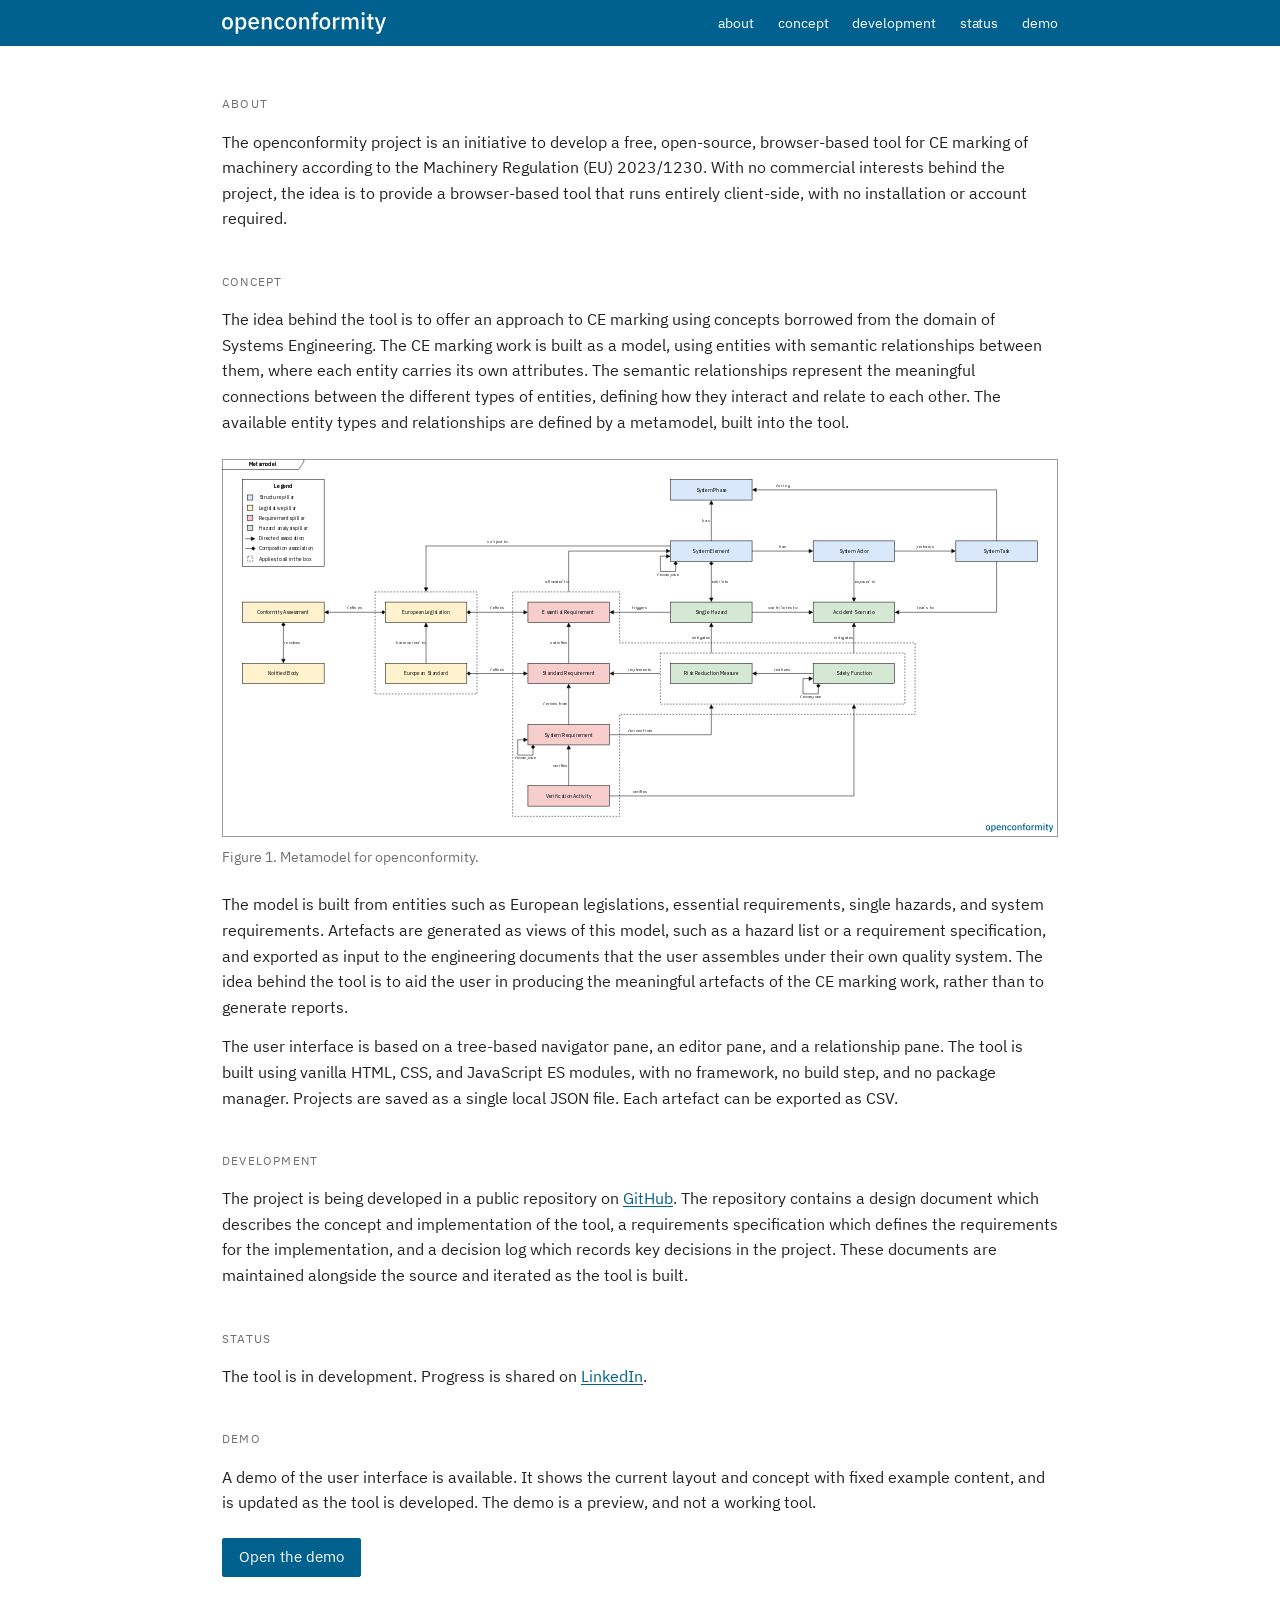
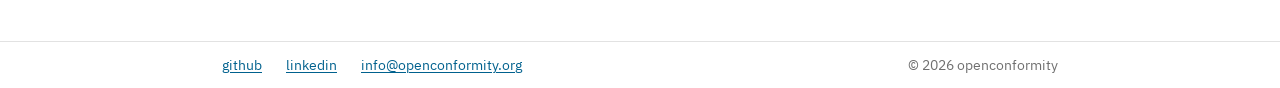
<file: index.html>
<!DOCTYPE html>
<html lang="en">
<head>
    <meta charset="UTF-8">
    <meta name="viewport" content="width=device-width, initial-scale=1.0">
    <title>openconformity</title>
    <meta name="description" content="A free, open-source, browser-based tool for CE marking of machinery under the Machinery Regulation (EU) 2023/1230.">

    <link rel="icon" type="image/svg+xml" href="assets/marks/favicon.svg">

    <link rel="stylesheet" href="style.css">
</head>
<body>
    <nav class="topbar">
        <div class="topbar-inner">
            <a href="/" class="wordmark" aria-label="openconformity"></a>
            <div class="nav-right">
                <div class="nav-links">
                    <a href="#about">about</a>
                    <a href="#concept">concept</a>
                    <a href="#development">development</a>
                    <a href="#status">status</a>
                    <a href="#demo">demo</a>
                </div>
            </div>
        </div>
    </nav>

    <main>
        <section id="about">
            <h2>About</h2>
            <p>
                The openconformity project is an initiative to develop a free,
                open-source, browser-based tool for CE marking of machinery according
                to the Machinery Regulation (EU) 2023/1230. With no commercial
                interests behind the project, the idea is to provide a browser-based
                tool that runs entirely client-side, with no installation or account
                required.
            </p>
        </section>

        <section id="concept">
            <h2>Concept</h2>
            <p>
                The idea behind the tool is to offer an approach to CE marking using
                concepts borrowed from the domain of Systems Engineering. The CE
                marking work is built as a model, using entities with semantic
                relationships between them, where each entity carries its own
                attributes. The semantic relationships represent the meaningful
                connections between the different types of entities, defining how they
                interact and relate to each other. The available entity types and
                relationships are defined by a metamodel, built into the tool.
            </p>
            <figure>
                <a href="assets/diagrams/meta.svg" target="_blank" rel="noopener">
                    <img src="assets/diagrams/meta.svg" alt="Metamodel for openconformity" class="meta-model">
                </a>
                <figcaption>Figure 1. Metamodel for openconformity.</figcaption>
            </figure>
            <p>
                The model is built from entities such as European legislations,
                essential requirements, single hazards, and system requirements.
                Artefacts are generated as views of this model, such as a hazard list
                or a requirement specification, and exported as input to the
                engineering documents that the user assembles under their own quality
                system. The idea behind the tool is to aid the user in producing the
                meaningful artefacts of the CE marking work, rather than to generate
                reports.
            </p>
            <p>
                The user interface is based on a tree-based navigator pane, an
                editor pane, and a relationship pane. The tool is built using
                vanilla HTML, CSS, and JavaScript ES modules, with no framework,
                no build step, and no package manager. Projects are saved as a
                single local JSON file. Each artefact can be exported as CSV.
            </p>
        </section>

        <section id="development">
            <h2>Development</h2>
            <p>
                The project is being developed in a public repository on
                <a href="https://github.com/omxnt/openconformity" target="_blank" rel="noopener">GitHub</a>. The
                repository contains a design document which describes the concept and
                implementation of the tool, a requirements specification which defines
                the requirements for the implementation, and a decision log which
                records key decisions in the project. These documents are maintained
                alongside the source and iterated as the tool is built.
            </p>
        </section>

        <section id="status">
            <h2>Status</h2>
            <p>
                The tool is in development. Progress is shared on
                <a href="https://www.linkedin.com/company/openconformity" target="_blank" rel="noopener">LinkedIn</a>.
            </p>
        </section>

        <section id="demo">
            <h2>Demo</h2>
            <p>
                A demo of the user interface is available. It shows the current layout
                and concept with fixed example content, and is updated as the tool is
                developed. The demo is a preview, and not a working tool.
            </p>
            <p><a href="app/" class="action">Open the demo</a></p>
        </section>
    </main>

    <footer>
        <div class="footer-inner">
            <div class="footer-links">
                <a href="https://github.com/omxnt/openconformity" target="_blank" rel="noopener">github</a>
                <a href="https://www.linkedin.com/company/openconformity" target="_blank" rel="noopener">linkedin</a>
                <a href="mailto:info@openconformity.org">info@openconformity.org</a>
            </div>
            <small>&copy; 2026 openconformity</small>
        </div>
    </footer>
</body>
</html>
</file>
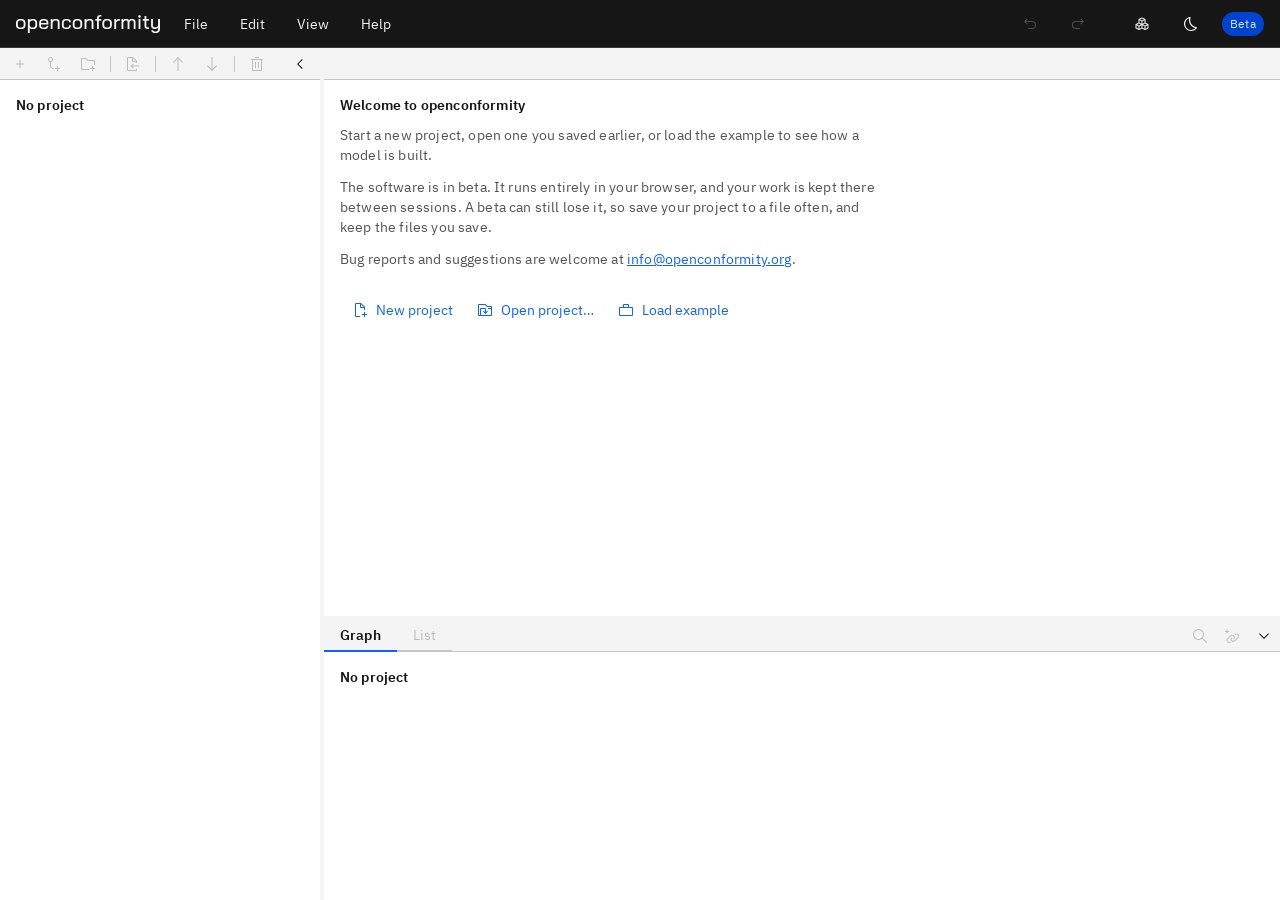
<file: app/index.html>
<!DOCTYPE html>
<html lang="en">
<head>
<meta charset="utf-8">
<meta http-equiv="Content-Security-Policy" content="default-src 'self'; script-src 'self'; style-src 'self'; img-src 'self' data:; font-src 'self'; connect-src 'none'; frame-src https://embed.diagrams.net; object-src 'none'; base-uri 'none'; form-action 'none'; require-trusted-types-for 'script'; trusted-types 'none'">
<meta name="viewport" content="width=device-width, initial-scale=1">
<title>openconformity</title>
<link rel="icon" type="image/svg+xml" href="assets/marks/favicon.svg">
<!-- The theme is set before the stylesheet loads, so the first paint is
     already in the right one: theme.js, a file rather than an inline
     script, so the content security policy above can allow the
     software's own scripts and nothing else. -->
<script src="theme.js"></script>
<link rel="stylesheet" href="style.css">
</head>
<body>

<!-- IBM Carbon icons, Apache-2.0. See assets/icons/ORIGIN.md. -->
<svg width="0" height="0" aria-hidden="true" focusable="false" class="sprite">
  <defs>
    <symbol id="i-theme-light" viewBox="0 0 16 16"><path d="M7.5 1H8.5V3.5H7.5z"/><path d="M10.8 3.4H13.3V4.4H10.8z" transform="rotate(-45 12.041 3.923)"/><path d="M12.5 7.5H15V8.5H12.5z"/><path d="M11.6 10.8H12.6V13.3H11.6z" transform="rotate(-45 12.075 12.04)"/><path d="M7.5 12.5H8.5V15H7.5z"/><path d="M2.7 11.6H5.2V12.6H2.7z" transform="rotate(-45 3.96 12.078)"/><path d="M1 7.5H3.5V8.5H1z"/><path d="M3.4 2.7H4.4V5.2H3.4z" transform="rotate(-45 3.925 3.961)"/><path d="M8,6c1.1,0,2,0.9,2,2s-0.9,2-2,2S6,9.1,6,8S6.9,6,8,6 M8,5C6.3,5,5,6.3,5,8s1.3,3,3,3s3-1.3,3-3S9.7,5,8,5z"/></symbol>
    <symbol id="i-theme-dark" viewBox="0 0 16 16"><path d="M7.2,2.3c-1,4.4,1.7,8.7,6.1,9.8c0.1,0,0.1,0,0.2,0c-1.1,1.2-2.7,1.8-4.3,1.8c-0.1,0-0.2,0-0.2,0C5.6,13.8,3,11,3.2,7.7	C3.2,5.3,4.8,3.1,7.2,2.3 M8,1L8,1C4.1,1.6,1.5,5.3,2.1,9.1c0.6,3.3,3.4,5.8,6.8,5.9c0.1,0,0.2,0,0.3,0c2.3,0,4.4-1.1,5.8-3	c0.2-0.2,0.1-0.6-0.1-0.7c-0.1-0.1-0.2-0.1-0.3-0.1c-3.9-0.3-6.7-3.8-6.4-7.6C8.3,3,8.4,2.4,8.6,1.8c0.1-0.3,0-0.6-0.3-0.7	C8.1,1,8.1,1,8,1z"/></symbol>
    <symbol id="i-close" viewBox="0 0 32 32"><path d="M17.4141 16 24 9.4141 22.5859 8 16 14.5859 9.4143 8 8 9.4141 14.5859 16 8 22.5859 9.4143 24 16 17.4141 22.5859 24 24 22.5859 17.4141 16z"/></symbol>
    <symbol id="i-information" viewBox="0 0 16 16"><path d="M8.5 11 8.5 6.5 6.5 6.5 6.5 7.5 7.5 7.5 7.5 11 6 11 6 12 10 12 10 11z"/><path d="M8,3.5c-0.4,0-0.8,0.3-0.8,0.8S7.6,5,8,5c0.4,0,0.8-0.3,0.8-0.8S8.4,3.5,8,3.5z"/><path d="M8,15c-3.9,0-7-3.1-7-7s3.1-7,7-7s7,3.1,7,7S11.9,15,8,15z M8,2C4.7,2,2,4.7,2,8s2.7,6,6,6s6-2.7,6-6S11.3,2,8,2z"/></symbol>
    <symbol id="i-warning" viewBox="0 0 16 16"><path d="M14.5,14h-13c-0.2,0-0.3-0.1-0.4-0.2c-0.1-0.2-0.1-0.3,0-0.5l6.5-12C7.7,1,8,0.9,8.2,1.1c0.1,0,0.2,0.1,0.2,0.2l6.5,12 c0.1,0.2,0.1,0.3,0,0.5C14.9,13.9,14.7,14,14.5,14z M2.3,13h11.3L8,2.5L2.3,13z"/><path d="M7.5 6H8.5V9.5H7.5z"/><path d="M8,10.8c-0.4,0-0.8,0.3-0.8,0.8s0.3,0.8,0.8,0.8c0.4,0,0.8-0.3,0.8-0.8S8.4,10.8,8,10.8z"/></symbol>
    <symbol id="i-launch" viewBox="0 0 16 16"><path d="M13,14H3c-0.6,0-1-0.4-1-1V3c0-0.6,0.4-1,1-1h5v1H3v10h10V8h1v5C14,13.6,13.6,14,13,14z"/><path d="M10 1 10 2 13.3 2 9 6.3 9.7 7 14 2.7 14 6 15 6 15 1z"/></symbol>
    <symbol id="i-email" viewBox="0 0 32 32"><path d="M28,6H4A2,2,0,0,0,2,8V24a2,2,0,0,0,2,2H28a2,2,0,0,0,2-2V8A2,2,0,0,0,28,6ZM25.8,8,16,14.78,6.2,8ZM4,24V8.91l11.43,7.91a1,1,0,0,0,1.14,0L28,8.91V24Z"/></symbol>
    <symbol id="i-checkmark" viewBox="0 0 32 32"><path d="M13 24 4 15 5.414 13.586 13 21.171 26.586 7.586 28 9 13 24z"/></symbol>
    <symbol id="i-chevron-right" viewBox="0 0 16 16"><path d="M11 8 6 13 5.3 12.3 9.6 8 5.3 3.7 6 3z"/></symbol>
    <symbol id="i-chevron-down" viewBox="0 0 16 16"><path d="M8 11 3 6 3.7 5.3 8 9.6 12.3 5.3 13 6z"/></symbol>
    <symbol id="i-chevron-up" viewBox="0 0 16 16"><path d="M8 5 13 10 12.3 10.7 8 6.4 3.7 10.7 3 10z"/></symbol>
    <symbol id="i-save" viewBox="0 0 16 16"><path d="M13.9,4.6l-2.5-2.5C11.3,2.1,11.1,2,11,2H3C2.4,2,2,2.4,2,3v10c0,0.6,0.4,1,1,1h10c0.6,0,1-0.4,1-1V5 C14,4.9,13.9,4.7,13.9,4.6z M6,3h4v2H6V3z M10,13H6V9h4V13z M11,13V9c0-0.6-0.4-1-1-1H6C5.4,8,5,8.4,5,9v4H3V3h2v2c0,0.6,0.4,1,1,1 h4c0.6,0,1-0.4,1-1V3.2l2,2V13H11z"/></symbol>
    <symbol id="i-metamodel" viewBox="0 0 32 32"><path d="M28.4473,16.1055,23,13.3818V7a1,1,0,0,0-.5527-.8945l-6-3a1.0008,1.0008,0,0,0-.8946,0l-6,3A1,1,0,0,0,9,7v6.3818L3.5527,16.1055A1,1,0,0,0,3,17v7a1,1,0,0,0,.5527.8945l6,3a1.001,1.001,0,0,0,.8946,0L16,25.1182l5.5527,2.7763a1.001,1.001,0,0,0,.8946,0l6-3A1,1,0,0,0,29,24V17A1,1,0,0,0,28.4473,16.1055ZM21,13.3818l-4,2V10.6182l4-2ZM16,5.1182,19.7637,7,16,8.8818,12.2363,7Zm-5,3.5,4,2v4.7636l-4-2ZM9,25.3818l-4-2V18.6182l4,2Zm1-6.5L6.2363,17,10,15.1182,13.7637,17Zm1,1.7364,4-2v4.7636l-4,2Zm10,4.7636-4-2V18.6182l4,2Zm1-6.5L18.2363,17,22,15.1182,25.7637,17Zm5,4.5-4,2V20.6182l4-2Z"/></symbol>
    <symbol id="i-search" viewBox="0 0 16 16"><path d="M15,14.3L10.7,10c1.9-2.3,1.6-5.8-0.7-7.7S4.2,0.7,2.3,3S0.7,8.8,3,10.7c2,1.7,5,1.7,7,0l4.3,4.3L15,14.3z M2,6.5 C2,4,4,2,6.5,2S11,4,11,6.5S9,11,6.5,11S2,9,2,6.5z"/></symbol>
    <!-- Actions -->
    <symbol id="i-new-entity" viewBox="0 0 32 32"><path d="M17 15 17 8 15 8 15 15 8 15 8 17 15 17 15 24 17 24 17 17 24 17 24 15z"/></symbol>
    <symbol id="i-new-folder" viewBox="0 0 32 32"><path d="M26 20 24 20 24 24 20 24 20 26 24 26 24 30 26 30 26 26 30 26 30 24 26 24z"/><path d="M28,8H16l-3.4-3.4C12.2,4.2,11.7,4,11.2,4H4C2.9,4,2,4.9,2,6v20c0,1.1,0.9,2,2,2h14v-2H4V6h7.2l3.4,3.4l0.6,0.6H28v8h2v-8 C30,8.9,29.1,8,28,8z"/></symbol>
    <symbol id="i-new-related" viewBox="0 0 32 32"><path d="M10,20v-8.1c2.28-.46,4-2.48,4-4.9,0-2.76-2.24-5-5-5s-5,2.24-5,5c0,2.41,1.72,4.43,4,4.9v8.1c0,3.31,2.69,6,6,6h1v-2h-1c-2.21,0-4-1.79-4-4ZM6,7c0-1.65,1.35-3,3-3s3,1.35,3,3-1.35,3-3,3-3-1.35-3-3ZM28,24v2h-4v4h-2v-4h-4v-2h4v-4h2v4h4Z"/></symbol>
    <symbol id="i-add-relationship" viewBox="0 0 32 32"><path d="M7,8v3h-2v-3h-3v-2h3v-3h2v3h3v2h-3ZM22.42,26.01l6.03-6.03h0c2.06-2.06,2.06-5.39,0-7.44s-5.39-2.06-7.44,0l1.41,1.41h0c1.27-1.27,3.34-1.27,4.62,0,1.27,1.27,1.27,3.34,0,4.62l-6.03,6.03h0c-1.27,1.27-3.34,1.27-4.62,0-1.27-1.27-1.27-3.34,0-4.62l-1.41-1.41c-.99.99-1.54,2.33-1.54,3.73,0,2.91,2.36,5.26,5.27,5.26,1.4,0,2.74-.55,3.72-1.54h0l-.01-.01ZM13.99,28.46l-1.41-1.41c-1.27,1.26-3.32,1.26-4.6,0-1.28-1.27-1.29-3.34-.02-4.62l6.03-6.03.02-.02c1.28-1.27,3.35-1.26,4.62.02s1.26,3.35-.02,4.62l1.41,1.41.03-.03c2.05-2.06,2.03-5.4-.03-7.44-2.06-2.05-5.4-2.03-7.44.03l-6.03,6.03c-.99.99-1.55,2.33-1.55,3.72,0,2.91,2.37,5.26,5.27,5.26,1.4,0,2.74-.55,3.72-1.54Z"/></symbol>
    <symbol id="i-remove-relationship" viewBox="0 0 32 32"><path d="M5 3.59H7V8.42H5z" transform="rotate(-45.01 5.996 6.005)"/><path d="M25 23.58H27V28.409999999999997H25z" transform="rotate(-44.99 25.995 25.999)"/><path d="M11 2H13V6H11z"/><path d="M2 11H6V13H2z"/><path d="M26 19H30V21H26z"/><path d="M19 26H21V30H19z"/><path d="M16.58,21.07l-3.71,3.72a4,4,0,1,1-5.66-5.66l3.72-3.72L9.51,14,5.8,17.72a6,6,0,0,0-.06,8.54A6,6,0,0,0,10,28a6.07,6.07,0,0,0,4.32-1.8L18,22.49Z"/><path d="M15.41,10.93l3.72-3.72a4,4,0,1,1,5.66,5.66l-3.72,3.72L22.49,18l3.71-3.72a6,6,0,0,0,.06-8.54A6,6,0,0,0,22,4a6.07,6.07,0,0,0-4.32,1.8L14,9.51Z"/></symbol>
    <symbol id="i-edit" viewBox="0 0 32 32"><path d="M2 26H30V28H2z"/><path d="M25.4,9c0.8-0.8,0.8-2,0-2.8c0,0,0,0,0,0l-3.6-3.6c-0.8-0.8-2-0.8-2.8,0c0,0,0,0,0,0l-15,15V24h6.4L25.4,9z M20.4,4L24,7.6 l-3,3L17.4,7L20.4,4z M6,22v-3.6l10-10l3.6,3.6l-10,10H6z"/></symbol>
    <symbol id="i-delete" viewBox="0 0 32 32"><path d="M12 12H14V24H12z"/><path d="M18 12H20V24H18z"/><path d="M4,6V8H6V28a2,2,0,0,0,2,2H24a2,2,0,0,0,2-2V8h2V6ZM8,28V8H24V28Z"/><path d="M12 2H20V4H12z"/></symbol>
    <symbol id="i-move-up" viewBox="0 0 16 16"><path d="M3.7 6.7 7.5 2.9 7.5 15 8.5 15 8.5 2.9 12.3 6.7 13 6 8 1 3 6z"/></symbol>
    <symbol id="i-move-down" viewBox="0 0 16 16"><path d="M12.3 9.3 8.5 13.1 8.5 1 7.5 1 7.5 13.1 3.7 9.3 3 10 8 15 13 10z"/></symbol>
    <symbol id="i-cut" viewBox="0 0 32 32"><path d="M26.5,19.63,20.24,16l6.26-3.63a5,5,0,0,0-1.21-9.2A5.19,5.19,0,0,0,24,3a5,5,0,0,0-4.33,7.53,5,5,0,0,0,2.39,2.1l-3.82,2.21L4,6.6,3,8.34,16.24,16,3,23.68l1,1.74,14.24-8.26,3.82,2.21a5,5,0,0,0-2.39,2.1A5,5,0,0,0,24,29a5.19,5.19,0,0,0,1.29-.17,5,5,0,0,0,1.21-9.2ZM21.4,9.53a3,3,0,0,1,1.1-4.12,3,3,0,0,1,4.1,1.11,3,3,0,0,1-1.1,4.11h0A3,3,0,0,1,21.4,9.53Zm5.2,16a3,3,0,0,1-4.1,1.11,3,3,0,0,1-1.1-4.12,3,3,0,0,1,4.1-1.1h0A3,3,0,0,1,26.6,25.48Z"/></symbol>
    <symbol id="i-copy" viewBox="0 0 32 32"><path d="M28,10V28H10V10H28m0-2H10a2,2,0,0,0-2,2V28a2,2,0,0,0,2,2H28a2,2,0,0,0,2-2V10a2,2,0,0,0-2-2Z"/><path d="M4,18H2V4A2,2,0,0,1,4,2H18V4H4Z"/></symbol>
    <symbol id="i-paste" viewBox="0 0 32 32"><path d="M26,20H17.83l2.58-2.59L19,16l-5,5,5,5,1.41-1.41L17.83,22H26v8h2V22A2,2,0,0,0,26,20Z"/><path d="M23.71,9.29l-7-7A1,1,0,0,0,16,2H6A2,2,0,0,0,4,4V28a2,2,0,0,0,2,2h8V28H6V4h8v6a2,2,0,0,0,2,2h6v2h2V10A1,1,0,0,0,23.71,9.29ZM16,4.41,21.59,10H16Z"/></symbol>
    <symbol id="i-undo" viewBox="0 0 32 32"><path d="M20,10H7.8149l3.5874-3.5859L10,5,4,11,10,17l1.4023-1.4146L7.8179,12H20a6,6,0,0,1,0,12H12v2h8a8,8,0,0,0,0-16Z"/></symbol>
    <symbol id="i-redo" viewBox="0 0 32 32"><path d="M12,10H24.1851L20.5977,6.4141,22,5,28,11,22,17l-1.4023-1.4146L24.1821,12H12a6,6,0,0,0,0,12h8v2H12a8,8,0,0,1,0-16Z"/></symbol>
    <symbol id="i-new-project" viewBox="0 0 32 32"><path d="M30 24 26 24 26 20 24 20 24 24 20 24 20 26 24 26 24 30 26 30 26 26 30 26 30 24z"/><path d="M16,28H8V4h8v6a2.0058,2.0058,0,0,0,2,2h6v4h2V10a.9092.9092,0,0,0-.3-.7l-7-7A.9087.9087,0,0,0,18,2H8A2.0058,2.0058,0,0,0,6,4V28a2.0058,2.0058,0,0,0,2,2h8ZM18,4.4,23.6,10H18Z"/></symbol>
    <symbol id="i-open-project" viewBox="0 0 32 32"><path d="M28,8H20.8284L17.4143,4.5859A2,2,0,0,0,16,4H4A2,2,0,0,0,2,6V26a2,2,0,0,0,2,2H28a2,2,0,0,0,2-2V10A2,2,0,0,0,28,8ZM8,26V14h8v6.17l-2.59-2.58L12,19l5,5,5-5-1.41-1.41L18,20.17V14a2.0025,2.0025,0,0,0-2-2H8a2.0025,2.0025,0,0,0-2,2V26H4V6H16l4,4h8v2H22v2h6V26Z"/></symbol>
    <symbol id="i-import" viewBox="0 0 32 32"><path d="M28 19L14.83 19 17.41 16.41 16 15 11 20 16 25 17.41 23.59 14.83 21 28 21 28 19z"/><path d="M24,14V10a1,1,0,0,0-.29-.71l-7-7A1,1,0,0,0,16,2H6A2,2,0,0,0,4,4V28a2,2,0,0,0,2,2H22a2,2,0,0,0,2-2V26H22v2H6V4h8v6a2,2,0,0,0,2,2h6v2Zm-8-4V4.41L21.59,10Z"/></symbol>
    <symbol id="i-view-list" viewBox="0 0 32 32"><path d="M10 6H28V8H10z"/><path d="M10 24H28V26H10z"/><path d="M10 15H28V17H10z"/><path d="M4 15H6V17H4z"/><path d="M4 6H6V8H4z"/><path d="M4 24H6V26H4z"/></symbol>
    <!-- Entity types: System Context -->
    <symbol id="i-elm" viewBox="0 0 32 32"><path d="M28.5039,8.1362l-12-7a1,1,0,0,0-1.0078,0l-12,7A1,1,0,0,0,3,9V23a1,1,0,0,0,.4961.8638l12,7a1,1,0,0,0,1.0078,0l12-7A1,1,0,0,0,29,23V9A1,1,0,0,0,28.5039,8.1362ZM16,3.1577,26.0156,9,16,14.8423,5.9844,9ZM5,10.7412l10,5.833V28.2588L5,22.4258ZM17,28.2588V16.5742l10-5.833V22.4258Z"/></symbol>
    <symbol id="i-act" viewBox="0 0 16 16"><path d="M8,2c1.4,0,2.5,1.1,2.5,2.5S9.4,7,8,7S5.5,5.9,5.5,4.5S6.6,2,8,2 M8,1C6.1,1,4.5,2.6,4.5,4.5S6.1,8,8,8s3.5-1.6,3.5-3.5 S9.9,1,8,1z"/><path d="M13,15h-1v-2.5c0-1.4-1.1-2.5-2.5-2.5h-3C5.1,10,4,11.1,4,12.5V15H3v-2.5C3,10.6,4.6,9,6.5,9h3c1.9,0,3.5,1.6,3.5,3.5V15z"/></symbol>
    <symbol id="i-tsk" viewBox="0 0 32 32"><path d="M14 20.18 10.41 16.59 9 18 14 23 23 14 21.59 12.58 14 20.18z"/><path d="M25,5H22V4a2,2,0,0,0-2-2H12a2,2,0,0,0-2,2V5H7A2,2,0,0,0,5,7V28a2,2,0,0,0,2,2H25a2,2,0,0,0,2-2V7A2,2,0,0,0,25,5ZM12,4h8V8H12ZM25,28H7V7h3v3H22V7h3Z"/></symbol>
    <symbol id="i-phs" viewBox="0 0 32 32"><path d="M16,30A14,14,0,1,1,30,16,14,14,0,0,1,16,30ZM16,4A12,12,0,1,0,28,16,12,12,0,0,0,16,4Z"/><path d="M20.59 22 15 16.41 15 7 17 7 17 15.58 22 20.59 20.59 22z"/></symbol>
    <!-- Entity types: Legislative Framework -->
    <symbol id="i-leg" viewBox="0 0 32 32"><path d="M20,16a5,5,0,0,0,10,0,1,1,0,0,0-.1055-.4473L25.896,7.5562a.8913.8913,0,0,0-.0454-.0816A1,1,0,0,0,25,7H18.8218A3.0155,3.0155,0,0,0,17,5.1841V2H15V5.1841A3.0155,3.0155,0,0,0,13.1782,7H7a1,1,0,0,0-.8945.5527l-4,8A1,1,0,0,0,2,16a5,5,0,0,0,10,0,1,1,0,0,0-.1055-.4473L8.6182,9h4.56A3.0147,3.0147,0,0,0,15,10.8154V28H6v2H26V28H17V10.8159A3.0155,3.0155,0,0,0,18.8218,9h4.56l-3.2763,6.5527A1,1,0,0,0,20,16ZM7,19a2.9958,2.9958,0,0,1-2.8152-2h5.63A2.9956,2.9956,0,0,1,7,19Zm2.3821-4H4.6179L7,10.2363ZM16,9a1,1,0,1,1,1-1A1.0009,1.0009,0,0,1,16,9Zm9,10a2.9958,2.9958,0,0,1-2.8152-2h5.63A2.9956,2.9956,0,0,1,25,19Zm0-8.7637L27.3821,15H22.6179Z"/></symbol>
    <symbol id="i-hst" viewBox="0 0 32 32"><path d="M19 10H26V12H19z"/><path d="M19 15H26V17H19z"/><path d="M19 20H26V22H19z"/><path d="M6 10H13V12H6z"/><path d="M6 15H13V17H6z"/><path d="M6 20H13V22H6z"/><path d="M28,5H4A2.002,2.002,0,0,0,2,7V25a2.002,2.002,0,0,0,2,2H28a2.002,2.002,0,0,0,2-2V7A2.002,2.002,0,0,0,28,5ZM4,7H15V25H4ZM17,25V7H28V25Z"/></symbol>
    <symbol id="i-osp" viewBox="0 0 32 32"><path d="M26,2H8A2,2,0,0,0,6,4V8H4v2H6v5H4v2H6v5H4v2H6v4a2,2,0,0,0,2,2H26a2,2,0,0,0,2-2V4A2,2,0,0,0,26,2Zm0,26H8V24h2V22H8V17h2V15H8V10h2V8H8V4H26Z"/><path d="M14 8H22V10H14z"/><path d="M14 15H22V17H14z"/><path d="M14 22H22V24H14z"/></symbol>
    <symbol id="i-cas" viewBox="0 0 32 32"><path d="M6 16H12V18H6z"/><path d="M6 12H16V14H6z"/><path d="M6 8H16V10H6z"/><path d="M14,26H4V6H28V16h2V6a2,2,0,0,0-2-2H4A2,2,0,0,0,2,6V26a2,2,0,0,0,2,2H14Z"/><path d="M22 25.59 19.41 23 18 24.41 22 28.41 30 20.41 28.59 19 22 25.59z"/></symbol>
    <symbol id="i-ntb" viewBox="0 0 32 32"><path d="M28,2H16a2.002,2.002,0,0,0-2,2V14H4a2.002,2.002,0,0,0-2,2V30H30V4A2.0023,2.0023,0,0,0,28,2ZM9,28V21h4v7Zm19,0H15V20a1,1,0,0,0-1-1H8a1,1,0,0,0-1,1v8H4V16H16V4H28Z"/><path d="M18 8H20V10H18z"/><path d="M24 8H26V10H24z"/><path d="M18 14H20V16H18z"/><path d="M24 14H26V16H24z"/><path d="M18 20H20V22H18z"/><path d="M24 20H26V22H24z"/></symbol>
    <!-- Entity types: Risk Assessment -->
    <symbol id="i-haz" viewBox="0 0 16 16"><path d="M14.5,14h-13c-0.2,0-0.3-0.1-0.4-0.2c-0.1-0.2-0.1-0.3,0-0.5l6.5-12C7.7,1,8,0.9,8.2,1.1c0.1,0,0.2,0.1,0.2,0.2l6.5,12 c0.1,0.2,0.1,0.3,0,0.5C14.9,13.9,14.7,14,14.5,14z M2.3,13h11.3L8,2.5L2.3,13z"/><path d="M7.5 6H8.5V9.5H7.5z"/><path d="M8,10.8c-0.4,0-0.8,0.3-0.8,0.8s0.3,0.8,0.8,0.8c0.4,0,0.8-0.3,0.8-0.8S8.4,10.8,8,10.8z"/></symbol>
    <symbol id="i-scn" viewBox="0 0 32 32"><path d="M11.61,29.92a1,1,0,0,1-.6-1.07L12.83,17H8a1,1,0,0,1-1-1.23l3-13A1,1,0,0,1,11,2H21a1,1,0,0,1,.78.37,1,1,0,0,1,.2.85L20.25,11H25a1,1,0,0,1,.9.56,1,1,0,0,1-.11,1l-13,17A1,1,0,0,1,12,30,1.09,1.09,0,0,1,11.61,29.92ZM17.75,13l2-9H11.8L9.26,15h5.91L13.58,25.28,23,13Z"/></symbol>
    <symbol id="i-prm" viewBox="0 0 32 32"><path d="M14 16.59 11.41 14 10 15.41 14 19.41 22 11.41 20.59 10 14 16.59z"/><path d="M16,30,9.8242,26.7071A10.9818,10.9818,0,0,1,4,17V4A2.0021,2.0021,0,0,1,6,2H26a2.0021,2.0021,0,0,1,2,2V17a10.9818,10.9818,0,0,1-5.8242,9.7071ZM6,4V17a8.9852,8.9852,0,0,0,4.7656,7.9423L16,27.7333l5.2344-2.791A8.9852,8.9852,0,0,0,26,17V4Z"/></symbol>
    <symbol id="i-saf" viewBox="0 0 32 32"><path d="M11,11V21H21V11Zm8,8H13V13h6Z"/><path d="M30,13V11H26V8a2,2,0,0,0-2-2H21V2H19V6H13V2H11V6H8A2,2,0,0,0,6,8v3H2v2H6v6H2v2H6v3a2,2,0,0,0,2,2h3v4h2V26h6v4h2V26h3a2,2,0,0,0,2-2V21h4V19H26V13ZM24,24H8V8H24Z"/></symbol>
    <!-- Entity types: Requirements Definition -->
    <symbol id="i-esr" viewBox="0 0 32 32"><path d="M27,4H13a7,7,0,0,0,0,14V28h2V6h5V28h2V6h5ZM13,16A5,5,0,0,1,13,6Z"/></symbol>
    <symbol id="i-hsr" viewBox="0 0 32 32"><path d="M24,4V26.75l-7.1-3.59-.9-.45-.9.45L8,26.75V4H24m0-2H8A2,2,0,0,0,6,4V30L16,25,26,30V4A2,2,0,0,0,24,2Z"/></symbol>
    <symbol id="i-osr" viewBox="0 0 32 32"><path d="M10,14a4,4,0,1,1,4-4A4.0045,4.0045,0,0,1,10,14Zm0-6a2,2,0,1,0,1.998,2.0044A2.002,2.002,0,0,0,10,8Z"/><path d="M16.6436,29.4145,2.5858,15.3555A2,2,0,0,1,2,13.9414V4A2,2,0,0,1,4,2h9.9413a2,2,0,0,1,1.4142.5858L29.4144,16.6436a2.0005,2.0005,0,0,1,0,2.8285l-9.9424,9.9425a2.0008,2.0008,0,0,1-2.8285,0ZM4,4v9.9417L18.0578,28,28,18.0579,13.9416,4Z"/></symbol>
    <symbol id="i-req" viewBox="0 0 32 32"><path d="M16 22H30V24H16z"/><path d="M14 19.4 12.6 18 6 24.6 3.4 22 2 23.4 6 27.4z"/><path d="M16 8H30V10H16z"/><path d="M14 5.4 12.6 4 6 10.6 3.4 8 2 9.4 6 13.4z"/></symbol>
    <symbol id="i-ver" viewBox="0 0 32 32"><path d="M14 21.414 9 16.413 10.413 15 14 18.586 21.585 11 23 12.415 14 21.414z"/><path d="M16,2A14,14,0,1,0,30,16,14,14,0,0,0,16,2Zm0,26A12,12,0,1,1,28,16,12,12,0,0,1,16,28Z"/></symbol>
    <!-- Filing and the project -->
    <symbol id="i-folder" viewBox="0 0 32 32"><path d="M11.17,6l3.42,3.41.58.59H28V26H4V6h7.17m0-2H4A2,2,0,0,0,2,6V26a2,2,0,0,0,2,2H28a2,2,0,0,0,2-2V10a2,2,0,0,0-2-2H16L12.59,4.59A2,2,0,0,0,11.17,4Z"/></symbol>
    <symbol id="i-catalogue" viewBox="0 0 32 32"><rect x="14" y="19" width="4" height="2"/><path d="M6,2V28a2,2,0,0,0,2,2H24a2,2,0,0,0,2-2V2ZM24,28H8V16H24Zm0-14H8V10H24ZM8,8V4H24V8Z"/></symbol>
    <symbol id="i-project" viewBox="0 0 32 32"><path d="M28,10H22V6a2,2,0,0,0-2-2H12a2,2,0,0,0-2,2v4H4a2,2,0,0,0-2,2V26a2,2,0,0,0,2,2H28a2,2,0,0,0,2-2V12A2,2,0,0,0,28,10ZM12,6h8v4H12ZM4,26V12H28V26Z"/></symbol>
    <symbol id="i-error-filled" viewBox="0 0 16 16"><path d="M8,1C4.1,1,1,4.1,1,8s3.1,7,7,7s7-3.1,7-7S11.9,1,8,1z M10.7,11.5L4.5,5.3l0.8-0.8l6.2,6.2L10.7,11.5z"/><path fill="none" d="M10.7,11.5L4.5,5.3l0.8-0.8l6.2,6.2L10.7,11.5z" data-icon-path="inner-path" opacity="0"/></symbol>
    <symbol id="i-warning-filled" viewBox="0 0 16 16"><path d="M8,1C4.2,1,1,4.2,1,8s3.2,7,7,7s7-3.1,7-7S11.9,1,8,1z M7.5,4h1v5h-1C7.5,9,7.5,4,7.5,4z M8,12.2 c-0.4,0-0.8-0.4-0.8-0.8s0.3-0.8,0.8-0.8c0.4,0,0.8,0.4,0.8,0.8S8.4,12.2,8,12.2z"/><path d="M7.5,4h1v5h-1C7.5,9,7.5,4,7.5,4z M8,12.2c-0.4,0-0.8-0.4-0.8-0.8s0.3-0.8,0.8-0.8 c0.4,0,0.8,0.4,0.8,0.8S8.4,12.2,8,12.2z" data-icon-path="inner-path" fill="#161616"/></symbol>
    <symbol id="i-checkmark-filled" viewBox="0 0 16 16"><path d="M8,1C4.1,1,1,4.1,1,8c0,3.9,3.1,7,7,7s7-3.1,7-7C15,4.1,11.9,1,8,1z M7,11L4.3,8.3l0.9-0.8L7,9.3l4-3.9l0.9,0.8L7,11z"/><path d="M7,11L4.3,8.3l0.9-0.8L7,9.3l4-3.9l0.9,0.8L7,11z" data-icon-path="inner-path" opacity="0"/></symbol>
  </defs>
</svg>

<!-- The shell carries what the application is: the identity and the settings
     that change how it presents. Carbon themes the shell bar g100 whatever
     theme the page carries. -->
<header class="shell-bar">
  <a class="wordmark" href="https://openconformity.org" target="_blank" rel="noopener" aria-label="openconformity, the project site"></a>
  <nav class="shell-nav" aria-label="Main">
    <button type="button" class="menubar-item" id="shell-file" aria-haspopup="menu" aria-expanded="false">File</button>
    <button type="button" class="menubar-item" id="shell-edit" aria-haspopup="menu" aria-expanded="false">Edit</button>
    <button type="button" class="menubar-item" id="shell-view" aria-haspopup="menu" aria-expanded="false">View</button>
    <button type="button" class="menubar-item" id="shell-help" aria-haspopup="menu" aria-expanded="false">Help</button>
  </nav>
  <div class="shell-actions">
    <button type="button" class="shell-action shell-action-wide" id="shell-unsaved" hidden>
      <svg class="icon" aria-hidden="true" focusable="false"><use href="#i-save"/></svg>
      <span>Unsaved changes</span>
    </button>
    <button type="button" class="shell-action" id="shell-undo" aria-label="Undo">
      <svg class="icon" aria-hidden="true" focusable="false"><use href="#i-undo"/></svg>
    </button>
    <button type="button" class="shell-action" id="shell-redo" aria-label="Redo">
      <svg class="icon" aria-hidden="true" focusable="false"><use href="#i-redo"/></svg>
    </button>
    <span class="shell-gap" aria-hidden="true"></span>
    <button type="button" class="shell-action" id="shell-metamodel" aria-label="Metamodel">
      <svg class="icon" aria-hidden="true" focusable="false"><use href="#i-metamodel"/></svg>
    </button>
    <button type="button" class="shell-action" id="shell-theme" aria-label="Theme">
      <svg class="icon" aria-hidden="true" focusable="false"><use id="shell-theme-icon" href="#i-theme-light"/></svg>
    </button>
    <button type="button" class="shell-tag" id="shell-beta"></button>
  </div>
</header>

<input type="file" id="file-input" accept=".json,application/json" hidden>

<!-- Passing statements about the session: a restore that failed, a persist
     that is failing. They inform and block nothing. -->
<div class="notices" id="notices" aria-live="polite"></div>

<main class="workspace" id="workspace">

  <section class="pane pane-navigator" id="pane-navigator" aria-label="Navigator">
    <div class="pane-toolbar" id="navigator-toolbar"></div>
    <div class="search" id="navigator-search" hidden>
      <svg class="icon search-icon" aria-hidden="true" focusable="false"><use href="#i-search"/></svg>
      <input type="search" id="navigator-filter" class="search-input" placeholder="Filter" autocomplete="off" aria-label="Filter the model">
      <button type="button" id="navigator-filter-clear" class="search-clear" aria-label="Clear the filter" hidden>
        <svg class="icon" aria-hidden="true" focusable="false"><use href="#i-close"/></svg>
      </button>
    </div>
    <div class="pane-body" id="navigator-body"></div>
  </section>

  <div class="splitter splitter-vertical" id="splitter-main" role="separator" aria-orientation="vertical" aria-label="Resize the navigator" tabindex="0"></div>

  <div class="column" id="workspace-column">

    <section class="pane pane-editor" id="pane-editor" aria-label="Editor">
      <div class="pane-head" id="editor-head" hidden></div>
      <div class="pane-body" id="editor-body"></div>
    </section>

    <div class="splitter splitter-horizontal" id="splitter-column" role="separator" aria-orientation="horizontal" aria-label="Resize the relationship pane" tabindex="0"></div>

    <section class="pane pane-relationships" id="pane-relationships" aria-label="Relationships">
      <div class="pane-head" id="relationships-head" hidden></div>
      <div class="pane-body" id="relationships-body"></div>
    </section>

  </div>

  <!-- A view of the model over the whole workspace: the risk log and its
       kin, opened from the View menu, closed back to the panes. -->
  <section class="pane pane-view" id="pane-view" aria-label="View" hidden>
    <div class="pane-head view-head" id="view-head"></div>
    <div class="pane-body" id="view-body"></div>
  </section>

  <!-- The diagram editor over the whole workspace: draw.io's frame under a
       head with Apply and Cancel, opened from a diagram in an edit. -->
  <section class="pane pane-drawing" id="pane-drawing" aria-label="Diagram editor" hidden>
    <div class="pane-head" id="drawing-head"></div>
    <div class="pane-body" id="drawing-body"></div>
  </section>

</main>

<!-- What is true right now, under the workspace: the model's size, and
     the messages, the records that no longer match, opening the list that
     works through them over the relationship pane. Hidden without a
     project. -->
<footer class="status-bar" id="status-bar" hidden>
  <span class="status-size" id="status-size"></span>
  <span class="status-selection" id="status-selection"></span>
  <button type="button" class="status-messages" id="status-messages" hidden>
    <svg class="icon status-icon tone-medium" aria-hidden="true" focusable="false"><use href="#i-warning-filled"/></svg>
    <span id="status-messages-text"></span>
  </button>
</footer>

<!-- Passing remarks, such as a refused move: told in the corner, gone by
     themselves, answering nothing. -->
<div class="toasts" id="toasts"></div>

<!-- Everything above the page renders in here, in one stack (overlay.js). -->
<div class="overlay-root" id="overlay-root"></div>

<div class="small-viewport">
  <div class="small-viewport-panel">
    <span class="wordmark wordmark-page" role="img" aria-label="openconformity"></span>
    <h1>A desktop-sized screen is required</h1>
    <p>The workspace needs a window at least 1000 pixels wide and 356 pixels tall.</p>
  </div>
</div>

<script type="module" src="modules/app.js"></script>

</body>
</html>
</file>
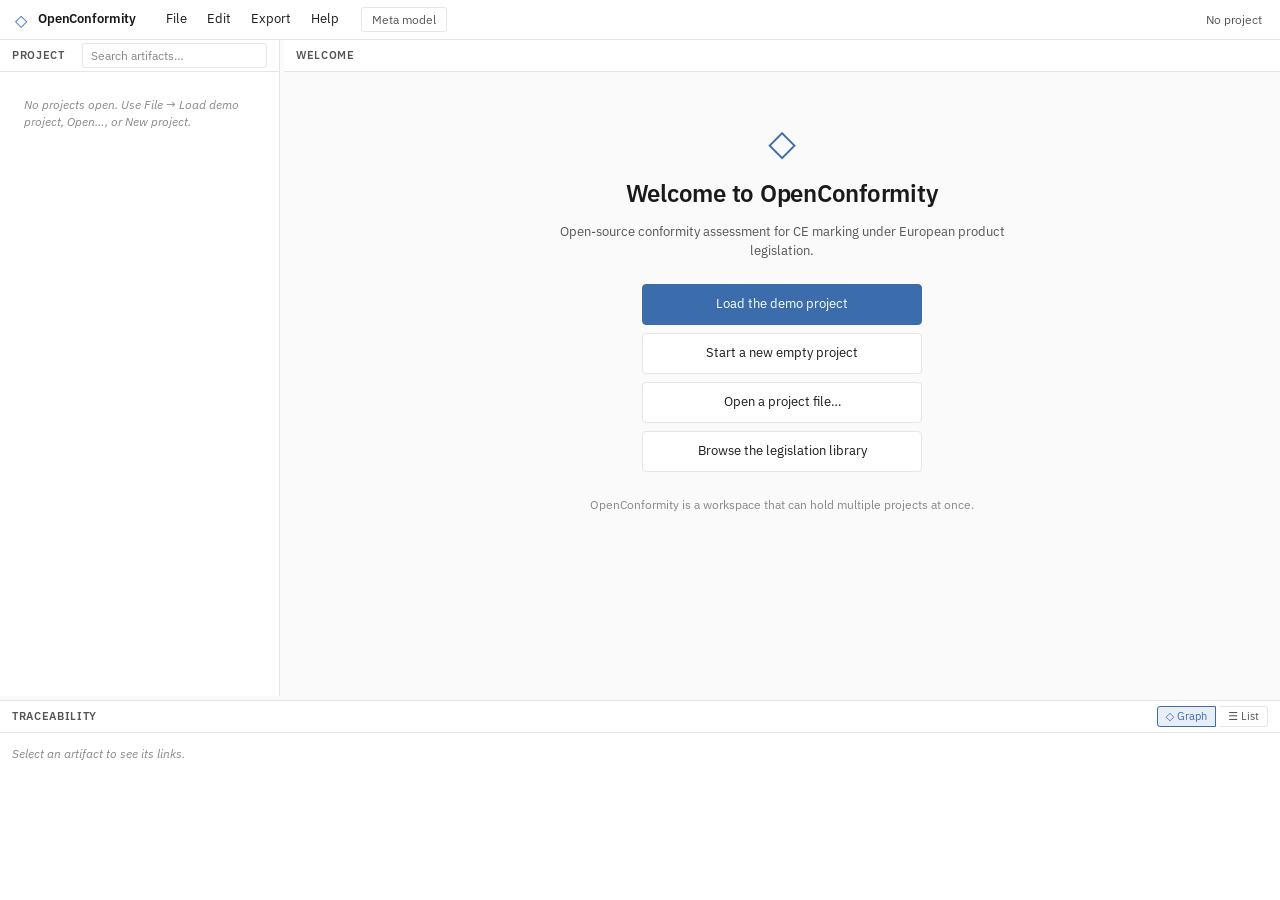
<file: poc/index.html>
<!doctype html>
<html lang="en">
  <head>
    <meta charset="utf-8" />
    <meta name="viewport" content="width=device-width, initial-scale=1" />
    <title>OpenConformity</title>
    <meta name="description" content="Open-source conformity assessment for CE marking under European product legislation." />
    <meta name="color-scheme" content="light" />
    <link rel="preconnect" href="https://fonts.googleapis.com" />
    <link rel="preconnect" href="https://fonts.gstatic.com" crossorigin />
    <link
      href="https://fonts.googleapis.com/css2?family=IBM+Plex+Mono:wght@400;500;600&family=IBM+Plex+Sans:wght@400;500;600;700&display=swap"
      rel="stylesheet"
    />
    <link rel="stylesheet" href="style.css" />
  </head>
  <body>
    <header class="menu-bar" role="banner">
      <div class="brand" aria-label="OpenConformity">
        <span class="brand-mark" aria-hidden="true">◇</span>
        <span class="brand-name">OpenConformity</span>
      </div>
      <nav class="menus" aria-label="Application menus">
        <button class="menu-button" type="button" data-menu="file" disabled>File</button>
        <button class="menu-button" type="button" data-menu="edit" disabled>Edit</button>
        <button class="menu-button" type="button" data-menu="export" disabled>Export</button>
        <button class="menu-button" type="button" data-menu="help" disabled>Help</button>
      </nav>
      <button class="header-link-button" type="button" id="btn-meta-model" title="Show the OpenConformity meta model">Meta model</button>
      <div class="header-spacer" aria-hidden="true"></div>
      <div class="project-name" id="project-name" aria-live="polite">Untitled project</div>
    </header>

    <main class="layout" id="layout">
      <aside class="pane pane-tree" id="pane-tree" aria-label="Project tree">
        <div class="pane-header">
          <span class="pane-title">Project</span>
          <div class="pane-actions" id="tree-actions"></div>
        </div>
        <div class="pane-body" id="tree-body">
          <p class="empty-state">Tree pane — artifacts will appear here.</p>
        </div>
      </aside>

      <div
        class="pane-resizer pane-resizer-vertical"
        id="resizer-tree"
        role="separator"
        aria-orientation="vertical"
        aria-label="Resize tree pane"
        tabindex="0"
        data-target="pane-tree"
      ></div>

      <section class="pane pane-editor" id="pane-editor" aria-label="Editor">
        <div class="pane-header">
          <span class="pane-title" id="editor-title">Editor</span>
          <div class="pane-actions" id="editor-actions"></div>
        </div>
        <div class="pane-body" id="editor-body">
          <p class="empty-state">No artifact selected.</p>
        </div>
      </section>
    </main>

    <div
      class="pane-resizer pane-resizer-horizontal"
      id="resizer-trace"
      role="separator"
      aria-orientation="horizontal"
      aria-label="Resize trace pane"
      tabindex="0"
      data-target="pane-trace"
    ></div>

    <footer class="pane pane-trace" id="pane-trace" aria-label="Traceability">
      <div class="pane-header">
        <span class="pane-title">Traceability</span>
        <div class="pane-actions" id="trace-actions"></div>
      </div>
      <div class="pane-body" id="trace-body">
        <p class="empty-state">Select an artifact to see its links.</p>
      </div>
    </footer>

    <script type="module" src="app.js"></script>
  </body>
</html>
</file>
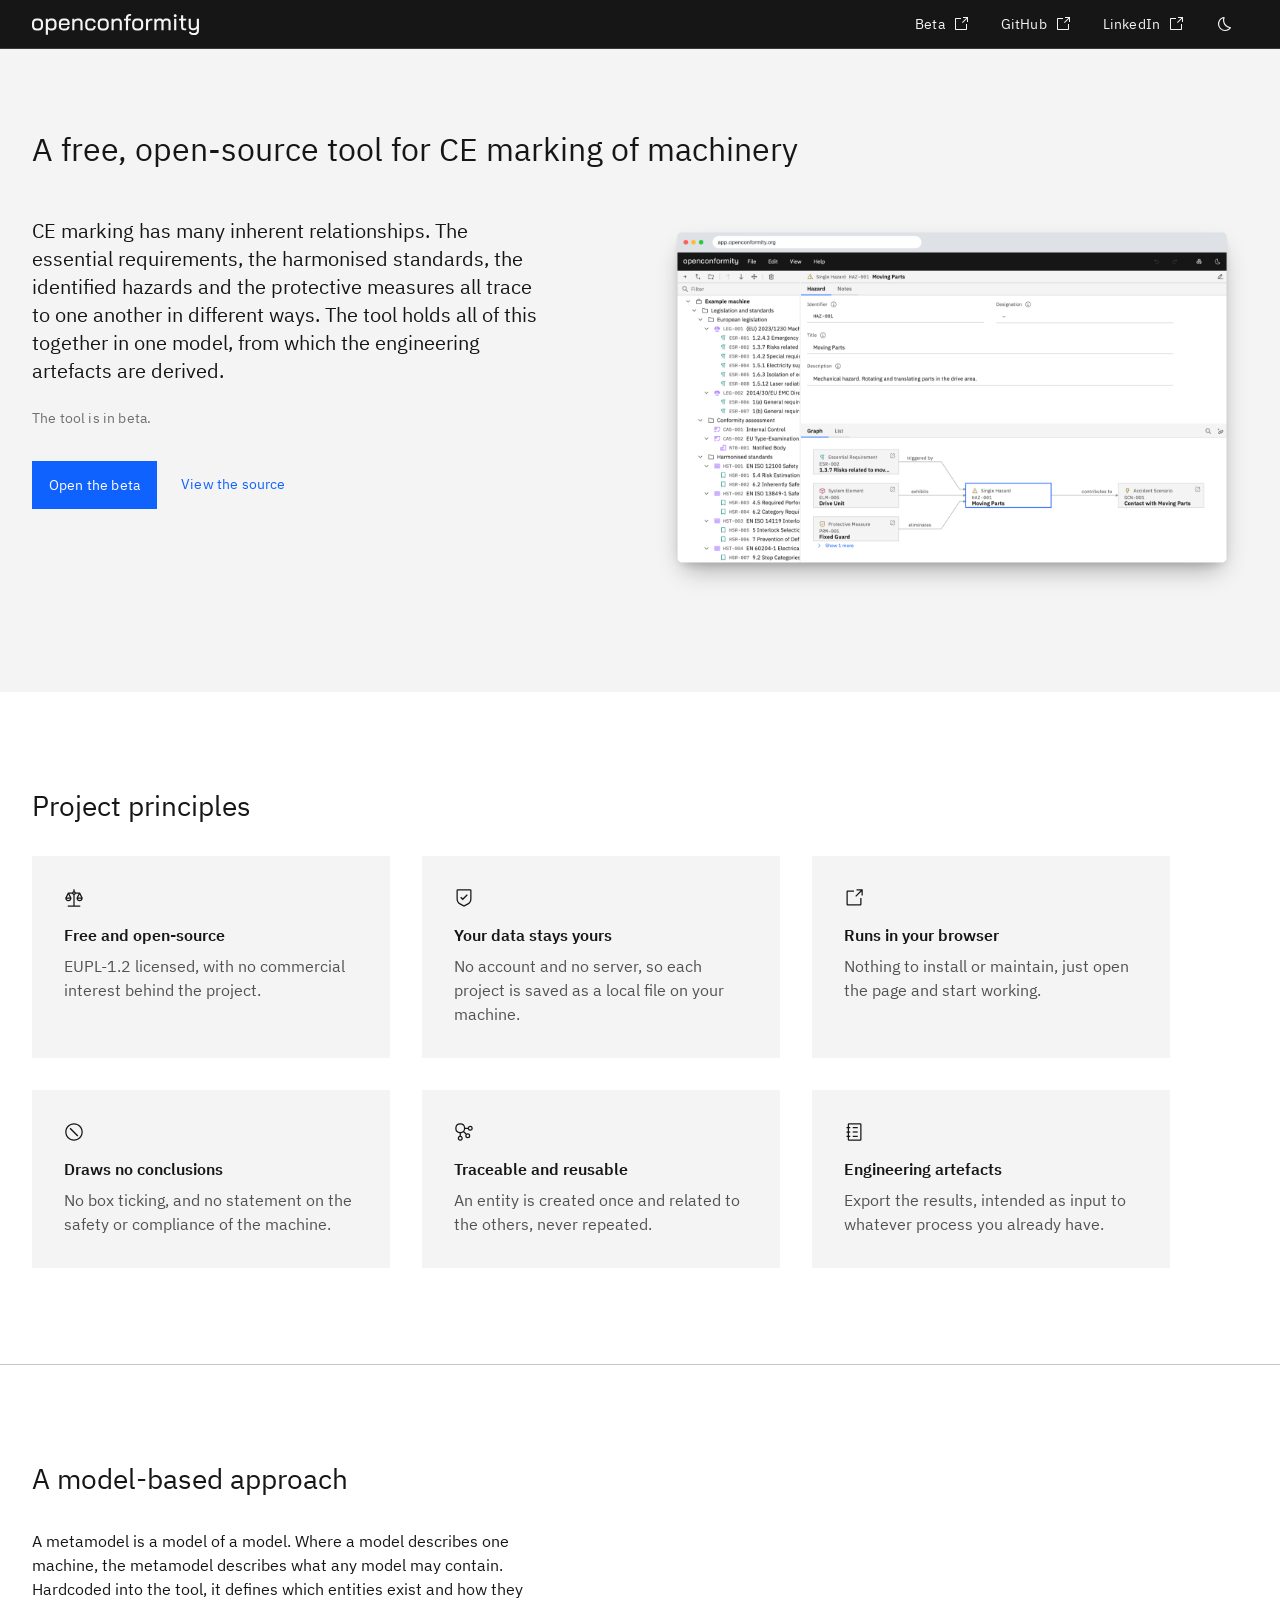
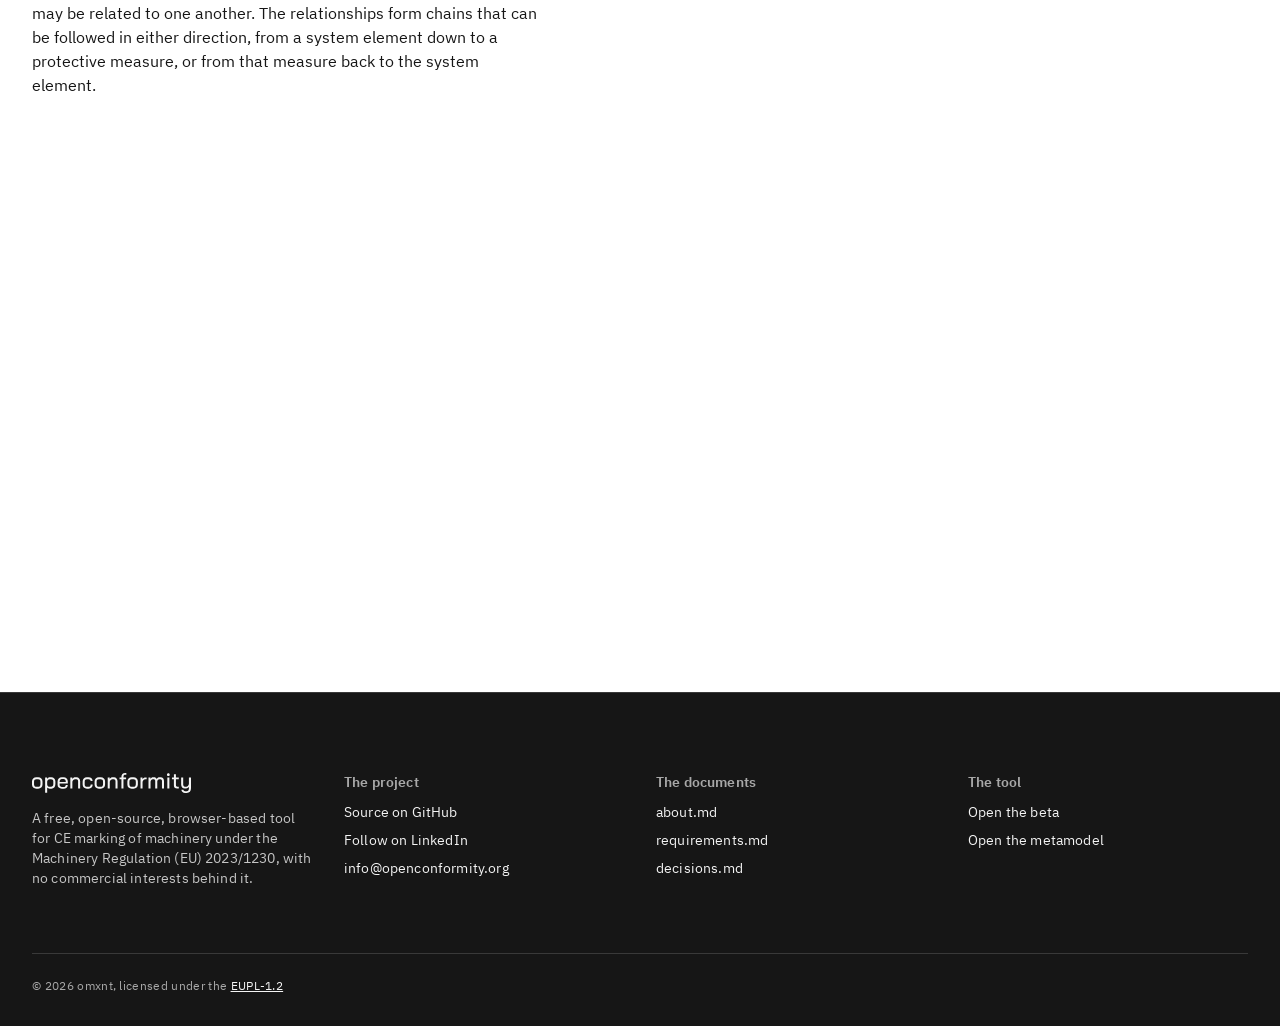
<file: site/index.html>
<!DOCTYPE html>
<html lang="en">
<head>
<meta charset="UTF-8">
<meta http-equiv="Content-Security-Policy" content="default-src 'self'; script-src 'self'; style-src 'self'; img-src 'self'; font-src 'self'; connect-src 'none'; frame-src 'none'; object-src 'none'; base-uri 'none'; form-action 'none'; require-trusted-types-for 'script'; trusted-types 'none'">
<meta name="viewport" content="width=device-width, initial-scale=1.0">
<title>Open-source tool for CE marking of machinery | openconformity</title>
<meta name="description" content="A free, open-source, browser-based tool for CE marking of machinery under the Machinery Regulation (EU) 2023/1230.">
<link rel="canonical" href="https://openconformity.org/">
<link rel="icon" type="image/svg+xml" href="assets/marks/favicon.svg">

<meta property="og:type" content="website">
<meta property="og:url" content="https://openconformity.org/">
<meta property="og:title" content="Open-source tool for CE marking of machinery">
<meta property="og:description" content="A free, open-source, browser-based tool for CE marking of machinery under the Machinery Regulation (EU) 2023/1230.">
<!-- A card is drawn on whatever ground the service rendering it uses, and most
     of them are light, so the light shot is the one that travels. -->
<meta property="og:image" content="https://openconformity.org/assets/images/app-light.png">

<!-- The theme is set before the stylesheet loads, so the first paint is
     already in the right one: theme.js, a file rather than an inline
     script, so the content security policy can allow the site's own
     scripts and nothing else. -->
<script src="theme.js"></script>

<link rel="preload" href="assets/fonts/IBMPlexSans-Regular.woff2" as="font" type="font/woff2" crossorigin>
<link rel="preload" href="assets/fonts/IBMPlexSans-SemiBold.woff2" as="font" type="font/woff2" crossorigin>
<link rel="stylesheet" href="style.css">
<script type="module" src="toggle.js"></script>
</head>
<body>

<!-- IBM Carbon icons, Apache-2.0. See assets/icons/ORIGIN.md. -->
<svg width="0" height="0" aria-hidden="true" focusable="false" class="sprite">
  <defs>
    <symbol id="i-scales" viewBox="0 0 32 32"><path d="M20,16a5,5,0,0,0,10,0,1,1,0,0,0-.1055-.4473L25.896,7.5562a.8913.8913,0,0,0-.0454-.0816A1,1,0,0,0,25,7H18.8218A3.0155,3.0155,0,0,0,17,5.1841V2H15V5.1841A3.0155,3.0155,0,0,0,13.1782,7H7a1,1,0,0,0-.8945.5527l-4,8A1,1,0,0,0,2,16a5,5,0,0,0,10,0,1,1,0,0,0-.1055-.4473L8.6182,9h4.56A3.0147,3.0147,0,0,0,15,10.8154V28H6v2H26V28H17V10.8159A3.0155,3.0155,0,0,0,18.8218,9h4.56l-3.2763,6.5527A1,1,0,0,0,20,16ZM7,19a2.9958,2.9958,0,0,1-2.8152-2h5.63A2.9956,2.9956,0,0,1,7,19Zm2.3821-4H4.6179L7,10.2363ZM16,9a1,1,0,1,1,1-1A1.0009,1.0009,0,0,1,16,9Zm9,10a2.9958,2.9958,0,0,1-2.8152-2h5.63A2.9956,2.9956,0,0,1,25,19Zm0-8.7637L27.3821,15H22.6179Z"/></symbol>  <!-- scales -->
    <symbol id="i-security" viewBox="0 0 32 32"><path d="M14 16.59 11.41 14 10 15.41 14 19.41 22 11.41 20.59 10 14 16.59z"/><path d="M16,30,9.8242,26.7071A10.9818,10.9818,0,0,1,4,17V4A2.0021,2.0021,0,0,1,6,2H26a2.0021,2.0021,0,0,1,2,2V17a10.9818,10.9818,0,0,1-5.8242,9.7071ZM6,4V17a8.9852,8.9852,0,0,0,4.7656,7.9423L16,27.7333l5.2344-2.791A8.9852,8.9852,0,0,0,26,17V4Z"/></symbol>  <!-- security -->
    <symbol id="i-launch" viewBox="0 0 16 16"><path d="M13,14H3c-0.6,0-1-0.4-1-1V3c0-0.6,0.4-1,1-1h5v1H3v10h10V8h1v5C14,13.6,13.6,14,13,14z"/><path d="M10 1 10 2 13.3 2 9 6.3 9.7 7 14 2.7 14 6 15 6 15 1z"/></symbol>  <!-- launch -->
    <symbol id="i-error-outline" viewBox="0 0 16 16"><path d="M8,1C4.1,1,1,4.1,1,8s3.1,7,7,7s7-3.1,7-7S11.9,1,8,1z M8,14c-3.3,0-6-2.7-6-6s2.7-6,6-6s6,2.7,6,6S11.3,14,8,14z"/><path d="M7.4 3.6H8.5V12.4H7.4z" transform="rotate(-45 8 8)"/></symbol>  <!-- error--outline -->
    <symbol id="i-chart-relationship" viewBox="0 0 32 32"><path d="M26,6a3.9963,3.9963,0,0,0-3.8579,3H17.9305A7.9964,7.9964,0,1,0,9,17.9307v4.2114a4,4,0,1,0,2,0V17.9307a7.951,7.951,0,0,0,3.8976-1.6192l3.6693,3.67A3.9529,3.9529,0,0,0,18,22a4,4,0,1,0,4-4,3.9521,3.9521,0,0,0-2.019.5669l-3.6694-3.6694A7.9493,7.9493,0,0,0,17.9305,11h4.2116A3.9934,3.9934,0,1,0,26,6ZM12,26a2,2,0,1,1-2-2A2.0023,2.0023,0,0,1,12,26ZM10,16a6,6,0,1,1,6-6A6.0066,6.0066,0,0,1,10,16Zm14,6a2,2,0,1,1-2-2A2.0023,2.0023,0,0,1,24,22Zm2-10a2,2,0,1,1,2-2A2.0023,2.0023,0,0,1,26,12Z"/></symbol>  <!-- chart--relationship -->
    <symbol id="i-catalog" viewBox="0 0 32 32"><path d="M26,2H8A2,2,0,0,0,6,4V8H4v2H6v5H4v2H6v5H4v2H6v4a2,2,0,0,0,2,2H26a2,2,0,0,0,2-2V4A2,2,0,0,0,26,2Zm0,26H8V24h2V22H8V17h2V15H8V10h2V8H8V4H26Z"/><path d="M14 8H22V10H14z"/><path d="M14 15H22V17H14z"/><path d="M14 22H22V24H14z"/></symbol>  <!-- catalog -->
    <symbol id="i-theme-light" viewBox="0 0 16 16"><path d="M7.5 1H8.5V3.5H7.5z"/><path d="M10.8 3.4H13.3V4.4H10.8z" transform="rotate(-45 12.041 3.923)"/><path d="M12.5 7.5H15V8.5H12.5z"/><path d="M11.6 10.8H12.6V13.3H11.6z" transform="rotate(-45 12.075 12.04)"/><path d="M7.5 12.5H8.5V15H7.5z"/><path d="M2.7 11.6H5.2V12.6H2.7z" transform="rotate(-45 3.96 12.078)"/><path d="M1 7.5H3.5V8.5H1z"/><path d="M3.4 2.7H4.4V5.2H3.4z" transform="rotate(-45 3.925 3.961)"/><path d="M8,6c1.1,0,2,0.9,2,2s-0.9,2-2,2S6,9.1,6,8S6.9,6,8,6 M8,5C6.3,5,5,6.3,5,8s1.3,3,3,3s3-1.3,3-3S9.7,5,8,5z"/></symbol>  <!-- light -->
    <symbol id="i-theme-dark" viewBox="0 0 16 16"><path d="M7.2,2.3c-1,4.4,1.7,8.7,6.1,9.8c0.1,0,0.1,0,0.2,0c-1.1,1.2-2.7,1.8-4.3,1.8c-0.1,0-0.2,0-0.2,0C5.6,13.8,3,11,3.2,7.7	C3.2,5.3,4.8,3.1,7.2,2.3 M8,1L8,1C4.1,1.6,1.5,5.3,2.1,9.1c0.6,3.3,3.4,5.8,6.8,5.9c0.1,0,0.2,0,0.3,0c2.3,0,4.4-1.1,5.8-3	c0.2-0.2,0.1-0.6-0.1-0.7c-0.1-0.1-0.2-0.1-0.3-0.1c-3.9-0.3-6.7-3.8-6.4-7.6C8.3,3,8.4,2.4,8.6,1.8c0.1-0.3,0-0.6-0.3-0.7	C8.1,1,8.1,1,8,1z"/></symbol>  <!-- asleep -->
  </defs>
</svg>

<nav class="topbar">
  <div class="bar">
    <a href="./" class="wordmark" aria-label="openconformity"></a>
    <div class="bar-end">
      <div class="nav">
        <a href="https://app.openconformity.org" target="_blank" rel="noopener">
          Beta
          <svg class="icon ext" aria-hidden="true" focusable="false"><use href="#i-launch"/></svg>
        </a>
        <a href="https://github.com/omxnt/openconformity" target="_blank" rel="noopener">
          GitHub
          <svg class="icon ext" aria-hidden="true" focusable="false"><use href="#i-launch"/></svg>
        </a>
        <a href="https://www.linkedin.com/company/openconformity" target="_blank" rel="noopener">
          LinkedIn
          <svg class="icon ext" aria-hidden="true" focusable="false"><use href="#i-launch"/></svg>
        </a>
      </div>
      <!-- Shows the theme it switches to, not the one that is on. -->
      <button type="button" class="shell-action" id="theme-toggle">
        <svg class="icon theme-icon-moon" aria-hidden="true" focusable="false"><use href="#i-theme-dark"/></svg>
        <svg class="icon theme-icon-sun" aria-hidden="true" focusable="false"><use href="#i-theme-light"/></svg>
      </button>
    </div>
  </div>
</nav>

<header class="hero">
  <div class="wrap">

    <h1>A free, open-source tool for CE marking of machinery</h1>

    <div class="hero-grid">

      <div class="hero-text">
        <p class="lede">
          CE marking has many inherent relationships. The essential requirements,
          the harmonised standards, the identified hazards and the protective
          measures all trace to one another in different ways. The tool holds
          all of this together in one model, from which the engineering
          artefacts are derived.
        </p>
        <p class="note">The tool is in beta.</p>
        <div class="actions">
          <a class="btn" href="https://app.openconformity.org" target="_blank" rel="noopener">Open the beta</a>
          <a class="btn-quiet" href="https://github.com/omxnt/openconformity" target="_blank" rel="noopener">View the source</a>
        </div>
      </div>

      <!-- The shot follows the theme. The source's own query answers for the
           system setting, which is also what the page falls back to when no
           choice has been stored; once the toggle owns the theme, toggle.js
           forces that query to match always or never. Only one of the two
           files is ever fetched, which is why this is a picture rather than
           two images taking turns at being hidden. -->
      <div class="hero-shot">
        <picture>
          <source data-dark srcset="assets/images/app-dark.png" media="(prefers-color-scheme: dark)">
          <img class="shot" src="assets/images/app-light.png" width="1600" height="1024" fetchpriority="high" alt="The openconformity interface, with the navigator on the left and the editor and the relationship pane on the right.">
        </picture>
      </div>

    </div>
  </div>
</header>

<main>

<section>
  <div class="wrap">
    <h2>Project principles</h2>
    <div class="sheet">

      <div class="cell">
        <svg class="ci" aria-hidden="true" focusable="false"><use href="#i-scales"/></svg>
        <h3>Free and open-source</h3>
        <p>EUPL-1.2 licensed, with no commercial interest behind the project.</p>
      </div>

      <div class="cell">
        <svg class="ci" aria-hidden="true" focusable="false"><use href="#i-security"/></svg>
        <h3>Your data stays yours</h3>
        <p>No account and no server, so each project is saved as a local file on your machine.</p>
      </div>

      <div class="cell">
        <svg class="ci" aria-hidden="true" focusable="false"><use href="#i-launch"/></svg>
        <h3>Runs in your browser</h3>
        <p>Nothing to install or maintain, just open the page and start working.</p>
      </div>

      <div class="cell">
        <svg class="ci" aria-hidden="true" focusable="false"><use href="#i-error-outline"/></svg>
        <h3>Draws no conclusions</h3>
        <p>No box ticking, and no statement on the safety or compliance of the machine.</p>
      </div>

      <div class="cell">
        <svg class="ci" aria-hidden="true" focusable="false"><use href="#i-chart-relationship"/></svg>
        <h3>Traceable and reusable</h3>
        <p>An entity is created once and related to the others, never repeated.</p>
      </div>

      <div class="cell">
        <svg class="ci" aria-hidden="true" focusable="false"><use href="#i-catalog"/></svg>
        <h3>Engineering artefacts</h3>
        <p>Export the results, intended as input to whatever process you already have.</p>
      </div>

    </div>
  </div>
</section>

<section id="model">
  <div class="wrap">
    <h2>A model-based approach</h2>

    <div class="model-top">

      <div class="model-text">
        <p>
          A metamodel is a model of a model. Where a model describes one machine,
          the metamodel describes what any model may contain. Hardcoded into the
          tool, it defines which entities exist and how they may be related to one
          another. The relationships form chains that can be followed in either
          direction, from a system element down to a protective measure, or
          from that measure back to the system element.
        </p>
      </div>

      <!-- A shot of the same graph in the software, taken from the example
           project with HAZ-001 selected. It swaps with the theme exactly as the
           hero shot does, and for the same reason: only one file is fetched. -->
      <div class="model-ex">
        <picture>
          <source data-dark srcset="assets/images/graph-dark.png" media="(prefers-color-scheme: dark)">
          <img class="graph-shot" src="assets/images/graph-light.png" width="2112" height="592" loading="lazy" decoding="async" alt="The relationship pane in the software, showing the single hazard HAZ-001 Moving Parts at the centre of its neighbourhood. On the left the essential requirement it triggers, the system element that exhibits it and the protective measure that eliminates it, with one more folded away. On the right the accident scenario it contributes to.">
        </picture>
      </div>

    </div>

    <figure class="model-fig">
      <a href="assets/images/metamodel-light.png" data-dark-href="assets/images/metamodel-dark.png" target="_blank" rel="noopener">
        <picture>
          <source data-dark srcset="assets/images/metamodel-dark.png" media="(prefers-color-scheme: dark)">
          <img src="assets/images/metamodel-light.png" loading="lazy" decoding="async" width="7723" height="1572" alt="The openconformity metamodel, showing entity types and the relationships between them." class="meta">
        </picture>
      </a>
    </figure>

  </div>
</section>

</main>

<footer>
  <div class="wrap foot">

    <div class="foot-top">
      <div class="foot-brand">
        <span class="foot-mark" aria-hidden="true"></span>
        <p>
          A free, open-source, browser-based tool for CE marking of machinery
          under the Machinery Regulation (EU) 2023/1230, with no commercial
          interests behind it.
        </p>
      </div>

      <div class="foot-cols">
        <div class="foot-col">
          <h3>The project</h3>
          <a href="https://github.com/omxnt/openconformity" target="_blank" rel="noopener">Source on GitHub</a>
          <a href="https://www.linkedin.com/company/openconformity" target="_blank" rel="noopener">Follow on LinkedIn</a>
          <a href="mailto:info@openconformity.org">info@openconformity.org</a>
        </div>
        <div class="foot-col">
          <h3>The documents</h3>
          <a href="https://github.com/omxnt/openconformity/blob/main/docs/about.md" target="_blank" rel="noopener">about.md</a>
          <a href="https://github.com/omxnt/openconformity/blob/main/specs/requirements.md" target="_blank" rel="noopener">requirements.md</a>
          <a href="https://github.com/omxnt/openconformity/blob/main/docs/decisions.md" target="_blank" rel="noopener">decisions.md</a>
        </div>
        <div class="foot-col">
          <h3>The tool</h3>
          <a href="https://app.openconformity.org" target="_blank" rel="noopener">Open the beta</a>
          <a href="assets/images/metamodel-light.png" data-dark-href="assets/images/metamodel-dark.png" target="_blank" rel="noopener">Open the metamodel</a>
        </div>
      </div>
    </div>

    <!-- The EUPL asks that a Work communicated electronically be accompanied
         by the Licensor, the name of the licence, and a way to reach it. One
         line carries all three, and the licence ships with the site rather than
         being fetched from the repository, so it travels with what it covers. -->
    <div class="foot-base">
      <small>&copy; 2026 omxnt, licensed under the <a href="LICENSE.txt" target="_blank" rel="noopener">EUPL-1.2</a></small>
    </div>

  </div>
</footer>

</body>
</html>
</file>
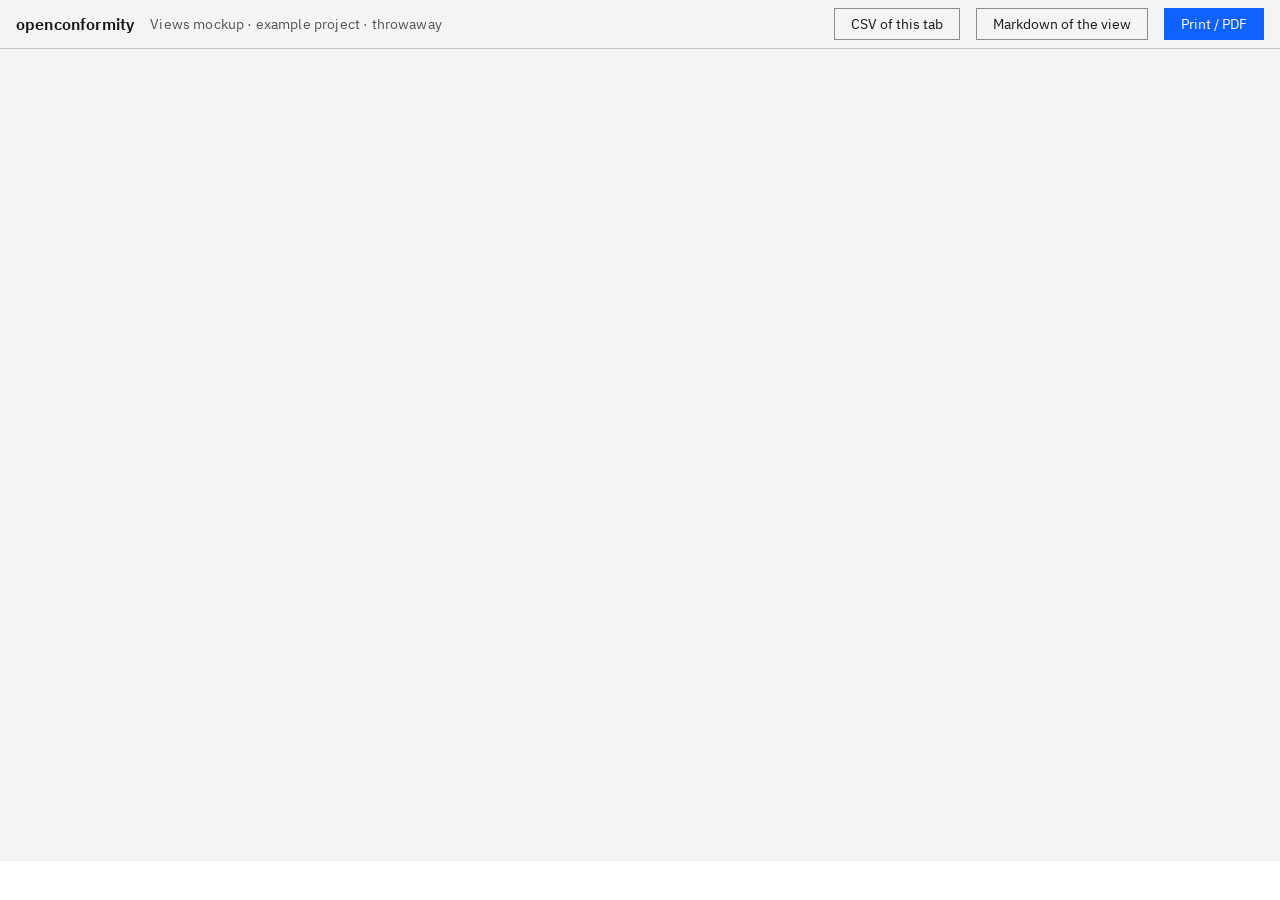
<file: notes/views-mockup/index.html>
<!doctype html>
<html lang="en" data-theme="white">
<head>
  <meta charset="utf-8">
  <meta name="viewport" content="width=device-width, initial-scale=1">
  <title>Views mockup – openconformity</title>
  <link rel="stylesheet" href="../../app/style.css">
  <link rel="stylesheet" href="mockup.css">
</head>
<body>
  <header class="chrome">
    <div class="chrome-row">
      <span class="brand">openconformity</span>
      <span class="crumb">Views mockup · example project · throwaway</span>
      <span class="grow"></span>
      <button type="button" class="action" id="export-csv">CSV of this tab</button>
      <button type="button" class="action" id="export-md">Markdown of the view</button>
      <button type="button" class="action primary" id="print">Print / PDF</button>
    </div>
    <nav class="contained-tabs" id="view-tabs" aria-label="Views"></nav>
  </header>
  <main id="view" class="panel"></main>
  <script type="module" src="mockup.js"></script>
</body>
</html>
</file>
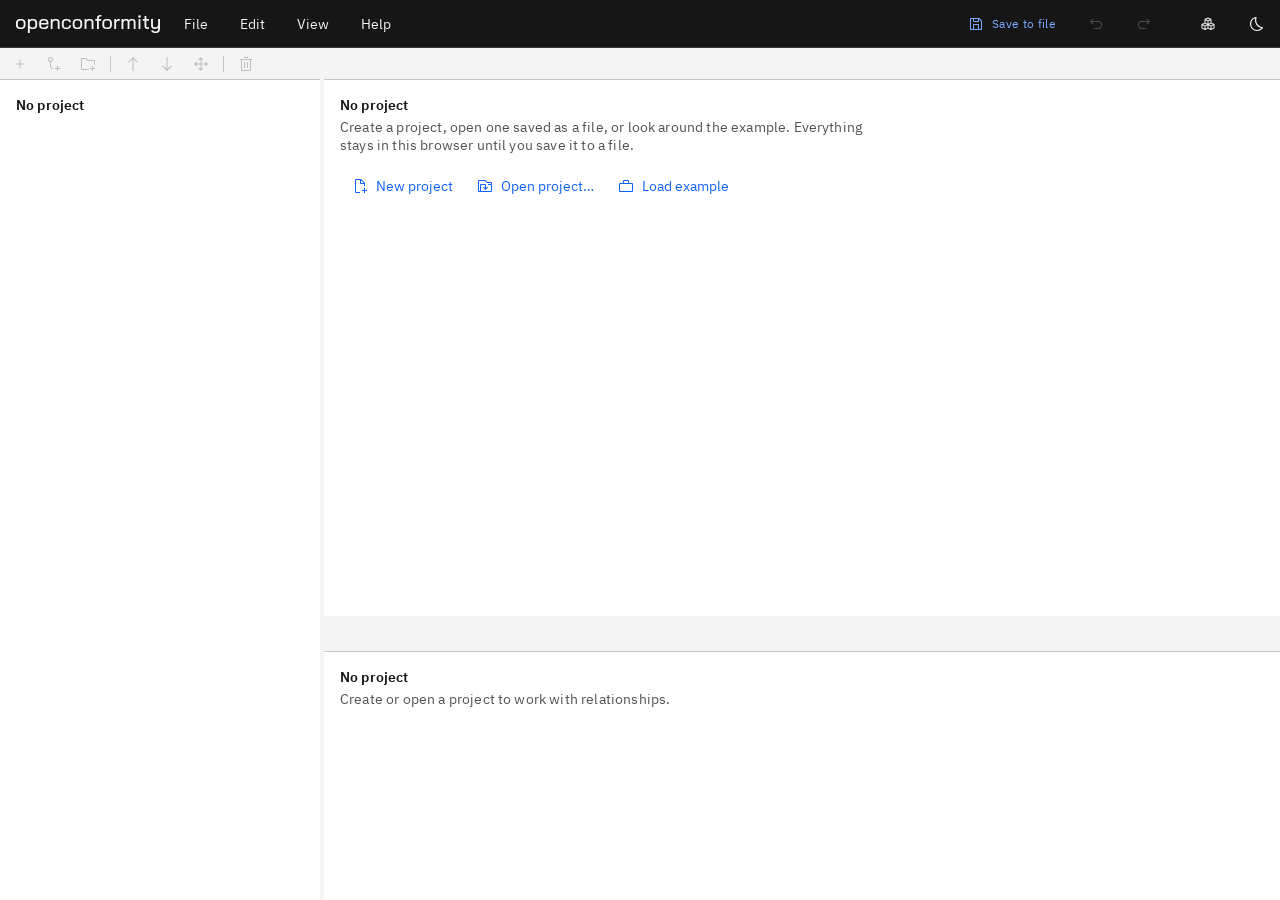
<file: sandbox/app/index.html>
<!DOCTYPE html>
<html lang="en">
<head>
<meta charset="utf-8">
<meta name="viewport" content="width=device-width, initial-scale=1">
<title>openconformity</title>
<link rel="icon" type="image/svg+xml" href="assets/marks/favicon.svg">
<!-- The theme is set before the stylesheet loads, so the first paint is
     already in the right one: the stored choice, else the system preference.
     The key and the values are the store's (store.js). -->
<script>
  document.documentElement.dataset.theme = (function () {
    try {
      var stored = localStorage.getItem('openconformity.theme');
      if (stored === 'white' || stored === 'g100') return stored;
    } catch (error) { /* Storage can be unavailable; fall through. */ }
    return matchMedia('(prefers-color-scheme: dark)').matches ? 'g100' : 'white';
  })();
</script>
<link rel="stylesheet" href="style.css">
</head>
<body>

<!-- IBM Carbon icons, Apache-2.0. See assets/icons/ORIGIN.md. -->
<svg width="0" height="0" aria-hidden="true" focusable="false" style="position:absolute">
  <defs>
    <symbol id="i-theme-light" viewBox="0 0 16 16"><path d="M7.5 1H8.5V3.5H7.5z"/><path d="M10.8 3.4H13.3V4.4H10.8z" transform="rotate(-45 12.041 3.923)"/><path d="M12.5 7.5H15V8.5H12.5z"/><path d="M11.6 10.8H12.6V13.3H11.6z" transform="rotate(-45 12.075 12.04)"/><path d="M7.5 12.5H8.5V15H7.5z"/><path d="M2.7 11.6H5.2V12.6H2.7z" transform="rotate(-45 3.96 12.078)"/><path d="M1 7.5H3.5V8.5H1z"/><path d="M3.4 2.7H4.4V5.2H3.4z" transform="rotate(-45 3.925 3.961)"/><path d="M8,6c1.1,0,2,0.9,2,2s-0.9,2-2,2S6,9.1,6,8S6.9,6,8,6 M8,5C6.3,5,5,6.3,5,8s1.3,3,3,3s3-1.3,3-3S9.7,5,8,5z"/></symbol>
    <symbol id="i-theme-dark" viewBox="0 0 16 16"><path d="M7.2,2.3c-1,4.4,1.7,8.7,6.1,9.8c0.1,0,0.1,0,0.2,0c-1.1,1.2-2.7,1.8-4.3,1.8c-0.1,0-0.2,0-0.2,0C5.6,13.8,3,11,3.2,7.7	C3.2,5.3,4.8,3.1,7.2,2.3 M8,1L8,1C4.1,1.6,1.5,5.3,2.1,9.1c0.6,3.3,3.4,5.8,6.8,5.9c0.1,0,0.2,0,0.3,0c2.3,0,4.4-1.1,5.8-3	c0.2-0.2,0.1-0.6-0.1-0.7c-0.1-0.1-0.2-0.1-0.3-0.1c-3.9-0.3-6.7-3.8-6.4-7.6C8.3,3,8.4,2.4,8.6,1.8c0.1-0.3,0-0.6-0.3-0.7	C8.1,1,8.1,1,8,1z"/></symbol>
    <symbol id="i-close" viewBox="0 0 32 32"><path d="M17.4141 16 24 9.4141 22.5859 8 16 14.5859 9.4143 8 8 9.4141 14.5859 16 8 22.5859 9.4143 24 16 17.4141 22.5859 24 24 22.5859 17.4141 16z"/></symbol>
    <symbol id="i-information" viewBox="0 0 16 16"><path d="M8.5 11 8.5 6.5 6.5 6.5 6.5 7.5 7.5 7.5 7.5 11 6 11 6 12 10 12 10 11z"/><path d="M8,3.5c-0.4,0-0.8,0.3-0.8,0.8S7.6,5,8,5c0.4,0,0.8-0.3,0.8-0.8S8.4,3.5,8,3.5z"/><path d="M8,15c-3.9,0-7-3.1-7-7s3.1-7,7-7s7,3.1,7,7S11.9,15,8,15z M8,2C4.7,2,2,4.7,2,8s2.7,6,6,6s6-2.7,6-6S11.3,2,8,2z"/></symbol>
    <symbol id="i-warning" viewBox="0 0 16 16"><path d="M14.5,14h-13c-0.2,0-0.3-0.1-0.4-0.2c-0.1-0.2-0.1-0.3,0-0.5l6.5-12C7.7,1,8,0.9,8.2,1.1c0.1,0,0.2,0.1,0.2,0.2l6.5,12 c0.1,0.2,0.1,0.3,0,0.5C14.9,13.9,14.7,14,14.5,14z M2.3,13h11.3L8,2.5L2.3,13z"/><path d="M7.5 6H8.5V9.5H7.5z"/><path d="M8,10.8c-0.4,0-0.8,0.3-0.8,0.8s0.3,0.8,0.8,0.8c0.4,0,0.8-0.3,0.8-0.8S8.4,10.8,8,10.8z"/></symbol>
    <symbol id="i-launch" viewBox="0 0 16 16"><path d="M13,14H3c-0.6,0-1-0.4-1-1V3c0-0.6,0.4-1,1-1h5v1H3v10h10V8h1v5C14,13.6,13.6,14,13,14z"/><path d="M10 1 10 2 13.3 2 9 6.3 9.7 7 14 2.7 14 6 15 6 15 1z"/></symbol>
    <symbol id="i-email" viewBox="0 0 32 32"><path d="M28,6H4A2,2,0,0,0,2,8V24a2,2,0,0,0,2,2H28a2,2,0,0,0,2-2V8A2,2,0,0,0,28,6ZM25.8,8,16,14.78,6.2,8ZM4,24V8.91l11.43,7.91a1,1,0,0,0,1.14,0L28,8.91V24Z"/></symbol>
    <symbol id="i-checkmark" viewBox="0 0 32 32"><path d="M13 24 4 15 5.414 13.586 13 21.171 26.586 7.586 28 9 13 24z"/></symbol>
    <symbol id="i-chevron-right" viewBox="0 0 16 16"><path d="M11 8 6 13 5.3 12.3 9.6 8 5.3 3.7 6 3z"/></symbol>
    <symbol id="i-chevron-down" viewBox="0 0 16 16"><path d="M8 11 3 6 3.7 5.3 8 9.6 12.3 5.3 13 6z"/></symbol>
    <symbol id="i-save" viewBox="0 0 16 16"><path d="M13.9,4.6l-2.5-2.5C11.3,2.1,11.1,2,11,2H3C2.4,2,2,2.4,2,3v10c0,0.6,0.4,1,1,1h10c0.6,0,1-0.4,1-1V5 C14,4.9,13.9,4.7,13.9,4.6z M6,3h4v2H6V3z M10,13H6V9h4V13z M11,13V9c0-0.6-0.4-1-1-1H6C5.4,8,5,8.4,5,9v4H3V3h2v2c0,0.6,0.4,1,1,1 h4c0.6,0,1-0.4,1-1V3.2l2,2V13H11z"/></symbol>
    <symbol id="i-metamodel" viewBox="0 0 32 32"><path d="M28.4473,16.1055,23,13.3818V7a1,1,0,0,0-.5527-.8945l-6-3a1.0008,1.0008,0,0,0-.8946,0l-6,3A1,1,0,0,0,9,7v6.3818L3.5527,16.1055A1,1,0,0,0,3,17v7a1,1,0,0,0,.5527.8945l6,3a1.001,1.001,0,0,0,.8946,0L16,25.1182l5.5527,2.7763a1.001,1.001,0,0,0,.8946,0l6-3A1,1,0,0,0,29,24V17A1,1,0,0,0,28.4473,16.1055ZM21,13.3818l-4,2V10.6182l4-2ZM16,5.1182,19.7637,7,16,8.8818,12.2363,7Zm-5,3.5,4,2v4.7636l-4-2ZM9,25.3818l-4-2V18.6182l4,2Zm1-6.5L6.2363,17,10,15.1182,13.7637,17Zm1,1.7364,4-2v4.7636l-4,2Zm10,4.7636-4-2V18.6182l4,2Zm1-6.5L18.2363,17,22,15.1182,25.7637,17Zm5,4.5-4,2V20.6182l4-2Z"/></symbol>
    <symbol id="i-search" viewBox="0 0 16 16"><path d="M15,14.3L10.7,10c1.9-2.3,1.6-5.8-0.7-7.7S4.2,0.7,2.3,3S0.7,8.8,3,10.7c2,1.7,5,1.7,7,0l4.3,4.3L15,14.3z M2,6.5 C2,4,4,2,6.5,2S11,4,11,6.5S9,11,6.5,11S2,9,2,6.5z"/></symbol>
    <!-- Actions -->
    <symbol id="i-new-entity" viewBox="0 0 32 32"><path d="M17 15 17 8 15 8 15 15 8 15 8 17 15 17 15 24 17 24 17 17 24 17 24 15z"/></symbol>
    <symbol id="i-new-folder" viewBox="0 0 32 32"><path d="M26 20 24 20 24 24 20 24 20 26 24 26 24 30 26 30 26 26 30 26 30 24 26 24z"/><path d="M28,8H16l-3.4-3.4C12.2,4.2,11.7,4,11.2,4H4C2.9,4,2,4.9,2,6v20c0,1.1,0.9,2,2,2h14v-2H4V6h7.2l3.4,3.4l0.6,0.6H28v8h2v-8 C30,8.9,29.1,8,28,8z"/></symbol>
    <symbol id="i-new-related" viewBox="0 0 32 32"><path d="M10,20v-8.1c2.28-.46,4-2.48,4-4.9,0-2.76-2.24-5-5-5s-5,2.24-5,5c0,2.41,1.72,4.43,4,4.9v8.1c0,3.31,2.69,6,6,6h1v-2h-1c-2.21,0-4-1.79-4-4ZM6,7c0-1.65,1.35-3,3-3s3,1.35,3,3-1.35,3-3,3-3-1.35-3-3ZM28,24v2h-4v4h-2v-4h-4v-2h4v-4h2v4h4Z"/></symbol>
    <symbol id="i-add-relationship" viewBox="0 0 32 32"><path d="M7,8v3h-2v-3h-3v-2h3v-3h2v3h3v2h-3ZM22.42,26.01l6.03-6.03h0c2.06-2.06,2.06-5.39,0-7.44s-5.39-2.06-7.44,0l1.41,1.41h0c1.27-1.27,3.34-1.27,4.62,0,1.27,1.27,1.27,3.34,0,4.62l-6.03,6.03h0c-1.27,1.27-3.34,1.27-4.62,0-1.27-1.27-1.27-3.34,0-4.62l-1.41-1.41c-.99.99-1.54,2.33-1.54,3.73,0,2.91,2.36,5.26,5.27,5.26,1.4,0,2.74-.55,3.72-1.54h0l-.01-.01ZM13.99,28.46l-1.41-1.41c-1.27,1.26-3.32,1.26-4.6,0-1.28-1.27-1.29-3.34-.02-4.62l6.03-6.03.02-.02c1.28-1.27,3.35-1.26,4.62.02s1.26,3.35-.02,4.62l1.41,1.41.03-.03c2.05-2.06,2.03-5.4-.03-7.44-2.06-2.05-5.4-2.03-7.44.03l-6.03,6.03c-.99.99-1.55,2.33-1.55,3.72,0,2.91,2.37,5.26,5.27,5.26,1.4,0,2.74-.55,3.72-1.54Z"/></symbol>
    <symbol id="i-remove-relationship" viewBox="0 0 32 32"><path d="M5 3.59H7V8.42H5z" transform="rotate(-45.01 5.996 6.005)"/><path d="M25 23.58H27V28.409999999999997H25z" transform="rotate(-44.99 25.995 25.999)"/><path d="M11 2H13V6H11z"/><path d="M2 11H6V13H2z"/><path d="M26 19H30V21H26z"/><path d="M19 26H21V30H19z"/><path d="M16.58,21.07l-3.71,3.72a4,4,0,1,1-5.66-5.66l3.72-3.72L9.51,14,5.8,17.72a6,6,0,0,0-.06,8.54A6,6,0,0,0,10,28a6.07,6.07,0,0,0,4.32-1.8L18,22.49Z"/><path d="M15.41,10.93l3.72-3.72a4,4,0,1,1,5.66,5.66l-3.72,3.72L22.49,18l3.71-3.72a6,6,0,0,0,.06-8.54A6,6,0,0,0,22,4a6.07,6.07,0,0,0-4.32,1.8L14,9.51Z"/></symbol>
    <symbol id="i-edit" viewBox="0 0 32 32"><path d="M2 26H30V28H2z"/><path d="M25.4,9c0.8-0.8,0.8-2,0-2.8c0,0,0,0,0,0l-3.6-3.6c-0.8-0.8-2-0.8-2.8,0c0,0,0,0,0,0l-15,15V24h6.4L25.4,9z M20.4,4L24,7.6 l-3,3L17.4,7L20.4,4z M6,22v-3.6l10-10l3.6,3.6l-10,10H6z"/></symbol>
    <symbol id="i-delete" viewBox="0 0 32 32"><path d="M12 12H14V24H12z"/><path d="M18 12H20V24H18z"/><path d="M4,6V8H6V28a2,2,0,0,0,2,2H24a2,2,0,0,0,2-2V8h2V6ZM8,28V8H24V28Z"/><path d="M12 2H20V4H12z"/></symbol>
    <symbol id="i-move-up" viewBox="0 0 16 16"><path d="M3.7 6.7 7.5 2.9 7.5 15 8.5 15 8.5 2.9 12.3 6.7 13 6 8 1 3 6z"/></symbol>
    <symbol id="i-move-down" viewBox="0 0 16 16"><path d="M12.3 9.3 8.5 13.1 8.5 1 7.5 1 7.5 13.1 3.7 9.3 3 10 8 15 13 10z"/></symbol>
    <symbol id="i-move-to" viewBox="0 0 32 32"><path d="M25 11 23.59 12.41 26.17 15 17 15 17 5.83 19.59 8.41 21 7 16 2 11 7 12.41 8.41 15 5.83 15 15 5.83 15 8.41 12.41 7 11 2 16 7 21 8.41 19.59 5.83 17 15 17 15 26.17 12.41 23.59 11 25 16 30 21 25 19.59 23.59 17 26.17 17 17 26.17 17 23.59 19.59 25 21 30 16 25 11z"/></symbol>
    <symbol id="i-undo" viewBox="0 0 32 32"><path d="M20,10H7.8149l3.5874-3.5859L10,5,4,11,10,17l1.4023-1.4146L7.8179,12H20a6,6,0,0,1,0,12H12v2h8a8,8,0,0,0,0-16Z"/></symbol>
    <symbol id="i-redo" viewBox="0 0 32 32"><path d="M12,10H24.1851L20.5977,6.4141,22,5,28,11,22,17l-1.4023-1.4146L24.1821,12H12a6,6,0,0,0,0,12h8v2H12a8,8,0,0,1,0-16Z"/></symbol>
    <symbol id="i-new-project" viewBox="0 0 32 32"><path d="M30 24 26 24 26 20 24 20 24 24 20 24 20 26 24 26 24 30 26 30 26 26 30 26 30 24z"/><path d="M16,28H8V4h8v6a2.0058,2.0058,0,0,0,2,2h6v4h2V10a.9092.9092,0,0,0-.3-.7l-7-7A.9087.9087,0,0,0,18,2H8A2.0058,2.0058,0,0,0,6,4V28a2.0058,2.0058,0,0,0,2,2h8ZM18,4.4,23.6,10H18Z"/></symbol>
    <symbol id="i-open-project" viewBox="0 0 32 32"><path d="M28,8H20.8284L17.4143,4.5859A2,2,0,0,0,16,4H4A2,2,0,0,0,2,6V26a2,2,0,0,0,2,2H28a2,2,0,0,0,2-2V10A2,2,0,0,0,28,8ZM8,26V14h8v6.17l-2.59-2.58L12,19l5,5,5-5-1.41-1.41L18,20.17V14a2.0025,2.0025,0,0,0-2-2H8a2.0025,2.0025,0,0,0-2,2V26H4V6H16l4,4h8v2H22v2h6V26Z"/></symbol>
    <symbol id="i-view-list" viewBox="0 0 32 32"><path d="M10 6H28V8H10z"/><path d="M10 24H28V26H10z"/><path d="M10 15H28V17H10z"/><path d="M4 15H6V17H4z"/><path d="M4 6H6V8H4z"/><path d="M4 24H6V26H4z"/></symbol>
    <symbol id="i-view-graph" viewBox="0 0 32 32"><path d="M26,6a3.9963,3.9963,0,0,0-3.8579,3H17.9305A7.9964,7.9964,0,1,0,9,17.9307v4.2114a4,4,0,1,0,2,0V17.9307a7.951,7.951,0,0,0,3.8976-1.6192l3.6693,3.67A3.9529,3.9529,0,0,0,18,22a4,4,0,1,0,4-4,3.9521,3.9521,0,0,0-2.019.5669l-3.6694-3.6694A7.9493,7.9493,0,0,0,17.9305,11h4.2116A3.9934,3.9934,0,1,0,26,6ZM12,26a2,2,0,1,1-2-2A2.0023,2.0023,0,0,1,12,26ZM10,16a6,6,0,1,1,6-6A6.0066,6.0066,0,0,1,10,16Zm14,6a2,2,0,1,1-2-2A2.0023,2.0023,0,0,1,24,22Zm2-10a2,2,0,1,1,2-2A2.0023,2.0023,0,0,1,26,12Z"/></symbol>
    <!-- Entity types: System Context -->
    <symbol id="i-elm" viewBox="0 0 32 32"><path d="M28.5039,8.1362l-12-7a1,1,0,0,0-1.0078,0l-12,7A1,1,0,0,0,3,9V23a1,1,0,0,0,.4961.8638l12,7a1,1,0,0,0,1.0078,0l12-7A1,1,0,0,0,29,23V9A1,1,0,0,0,28.5039,8.1362ZM16,3.1577,26.0156,9,16,14.8423,5.9844,9ZM5,10.7412l10,5.833V28.2588L5,22.4258ZM17,28.2588V16.5742l10-5.833V22.4258Z"/></symbol>
    <symbol id="i-act" viewBox="0 0 16 16"><path d="M8,2c1.4,0,2.5,1.1,2.5,2.5S9.4,7,8,7S5.5,5.9,5.5,4.5S6.6,2,8,2 M8,1C6.1,1,4.5,2.6,4.5,4.5S6.1,8,8,8s3.5-1.6,3.5-3.5 S9.9,1,8,1z"/><path d="M13,15h-1v-2.5c0-1.4-1.1-2.5-2.5-2.5h-3C5.1,10,4,11.1,4,12.5V15H3v-2.5C3,10.6,4.6,9,6.5,9h3c1.9,0,3.5,1.6,3.5,3.5V15z"/></symbol>
    <symbol id="i-tsk" viewBox="0 0 32 32"><path d="M14 20.18 10.41 16.59 9 18 14 23 23 14 21.59 12.58 14 20.18z"/><path d="M25,5H22V4a2,2,0,0,0-2-2H12a2,2,0,0,0-2,2V5H7A2,2,0,0,0,5,7V28a2,2,0,0,0,2,2H25a2,2,0,0,0,2-2V7A2,2,0,0,0,25,5ZM12,4h8V8H12ZM25,28H7V7h3v3H22V7h3Z"/></symbol>
    <symbol id="i-phs" viewBox="0 0 32 32"><path d="M16,30A14,14,0,1,1,30,16,14,14,0,0,1,16,30ZM16,4A12,12,0,1,0,28,16,12,12,0,0,0,16,4Z"/><path d="M20.59 22 15 16.41 15 7 17 7 17 15.58 22 20.59 20.59 22z"/></symbol>
    <!-- Entity types: Legislative Framework -->
    <symbol id="i-leg" viewBox="0 0 32 32"><path d="M20,16a5,5,0,0,0,10,0,1,1,0,0,0-.1055-.4473L25.896,7.5562a.8913.8913,0,0,0-.0454-.0816A1,1,0,0,0,25,7H18.8218A3.0155,3.0155,0,0,0,17,5.1841V2H15V5.1841A3.0155,3.0155,0,0,0,13.1782,7H7a1,1,0,0,0-.8945.5527l-4,8A1,1,0,0,0,2,16a5,5,0,0,0,10,0,1,1,0,0,0-.1055-.4473L8.6182,9h4.56A3.0147,3.0147,0,0,0,15,10.8154V28H6v2H26V28H17V10.8159A3.0155,3.0155,0,0,0,18.8218,9h4.56l-3.2763,6.5527A1,1,0,0,0,20,16ZM7,19a2.9958,2.9958,0,0,1-2.8152-2h5.63A2.9956,2.9956,0,0,1,7,19Zm2.3821-4H4.6179L7,10.2363ZM16,9a1,1,0,1,1,1-1A1.0009,1.0009,0,0,1,16,9Zm9,10a2.9958,2.9958,0,0,1-2.8152-2h5.63A2.9956,2.9956,0,0,1,25,19Zm0-8.7637L27.3821,15H22.6179Z"/></symbol>
    <symbol id="i-hst" viewBox="0 0 32 32"><path d="M19 10H26V12H19z"/><path d="M19 15H26V17H19z"/><path d="M19 20H26V22H19z"/><path d="M6 10H13V12H6z"/><path d="M6 15H13V17H6z"/><path d="M6 20H13V22H6z"/><path d="M28,5H4A2.002,2.002,0,0,0,2,7V25a2.002,2.002,0,0,0,2,2H28a2.002,2.002,0,0,0,2-2V7A2.002,2.002,0,0,0,28,5ZM4,7H15V25H4ZM17,25V7H28V25Z"/></symbol>
    <symbol id="i-osp" viewBox="0 0 32 32"><path d="M26,2H8A2,2,0,0,0,6,4V8H4v2H6v5H4v2H6v5H4v2H6v4a2,2,0,0,0,2,2H26a2,2,0,0,0,2-2V4A2,2,0,0,0,26,2Zm0,26H8V24h2V22H8V17h2V15H8V10h2V8H8V4H26Z"/><path d="M14 8H22V10H14z"/><path d="M14 15H22V17H14z"/><path d="M14 22H22V24H14z"/></symbol>
    <symbol id="i-cas" viewBox="0 0 32 32"><path d="M6 16H12V18H6z"/><path d="M6 12H16V14H6z"/><path d="M6 8H16V10H6z"/><path d="M14,26H4V6H28V16h2V6a2,2,0,0,0-2-2H4A2,2,0,0,0,2,6V26a2,2,0,0,0,2,2H14Z"/><path d="M22 25.59 19.41 23 18 24.41 22 28.41 30 20.41 28.59 19 22 25.59z"/></symbol>
    <symbol id="i-ntb" viewBox="0 0 32 32"><path d="M28,2H16a2.002,2.002,0,0,0-2,2V14H4a2.002,2.002,0,0,0-2,2V30H30V4A2.0023,2.0023,0,0,0,28,2ZM9,28V21h4v7Zm19,0H15V20a1,1,0,0,0-1-1H8a1,1,0,0,0-1,1v8H4V16H16V4H28Z"/><path d="M18 8H20V10H18z"/><path d="M24 8H26V10H24z"/><path d="M18 14H20V16H18z"/><path d="M24 14H26V16H24z"/><path d="M18 20H20V22H18z"/><path d="M24 20H26V22H24z"/></symbol>
    <!-- Entity types: Risk Assessment -->
    <symbol id="i-haz" viewBox="0 0 16 16"><path d="M14.5,14h-13c-0.2,0-0.3-0.1-0.4-0.2c-0.1-0.2-0.1-0.3,0-0.5l6.5-12C7.7,1,8,0.9,8.2,1.1c0.1,0,0.2,0.1,0.2,0.2l6.5,12 c0.1,0.2,0.1,0.3,0,0.5C14.9,13.9,14.7,14,14.5,14z M2.3,13h11.3L8,2.5L2.3,13z"/><path d="M7.5 6H8.5V9.5H7.5z"/><path d="M8,10.8c-0.4,0-0.8,0.3-0.8,0.8s0.3,0.8,0.8,0.8c0.4,0,0.8-0.3,0.8-0.8S8.4,10.8,8,10.8z"/></symbol>
    <symbol id="i-scn" viewBox="0 0 32 32"><path d="M11.61,29.92a1,1,0,0,1-.6-1.07L12.83,17H8a1,1,0,0,1-1-1.23l3-13A1,1,0,0,1,11,2H21a1,1,0,0,1,.78.37,1,1,0,0,1,.2.85L20.25,11H25a1,1,0,0,1,.9.56,1,1,0,0,1-.11,1l-13,17A1,1,0,0,1,12,30,1.09,1.09,0,0,1,11.61,29.92ZM17.75,13l2-9H11.8L9.26,15h5.91L13.58,25.28,23,13Z"/></symbol>
    <symbol id="i-prm" viewBox="0 0 32 32"><path d="M14 16.59 11.41 14 10 15.41 14 19.41 22 11.41 20.59 10 14 16.59z"/><path d="M16,30,9.8242,26.7071A10.9818,10.9818,0,0,1,4,17V4A2.0021,2.0021,0,0,1,6,2H26a2.0021,2.0021,0,0,1,2,2V17a10.9818,10.9818,0,0,1-5.8242,9.7071ZM6,4V17a8.9852,8.9852,0,0,0,4.7656,7.9423L16,27.7333l5.2344-2.791A8.9852,8.9852,0,0,0,26,17V4Z"/></symbol>
    <symbol id="i-saf" viewBox="0 0 32 32"><path d="M11,11V21H21V11Zm8,8H13V13h6Z"/><path d="M30,13V11H26V8a2,2,0,0,0-2-2H21V2H19V6H13V2H11V6H8A2,2,0,0,0,6,8v3H2v2H6v6H2v2H6v3a2,2,0,0,0,2,2h3v4h2V26h6v4h2V26h3a2,2,0,0,0,2-2V21h4V19H26V13ZM24,24H8V8H24Z"/></symbol>
    <!-- Entity types: Requirements Definition -->
    <symbol id="i-esr" viewBox="0 0 32 32"><path d="M27,4H13a7,7,0,0,0,0,14V28h2V6h5V28h2V6h5ZM13,16A5,5,0,0,1,13,6Z"/></symbol>
    <symbol id="i-hsr" viewBox="0 0 32 32"><path d="M24,4V26.75l-7.1-3.59-.9-.45-.9.45L8,26.75V4H24m0-2H8A2,2,0,0,0,6,4V30L16,25,26,30V4A2,2,0,0,0,24,2Z"/></symbol>
    <symbol id="i-osr" viewBox="0 0 32 32"><path d="M10,14a4,4,0,1,1,4-4A4.0045,4.0045,0,0,1,10,14Zm0-6a2,2,0,1,0,1.998,2.0044A2.002,2.002,0,0,0,10,8Z"/><path d="M16.6436,29.4145,2.5858,15.3555A2,2,0,0,1,2,13.9414V4A2,2,0,0,1,4,2h9.9413a2,2,0,0,1,1.4142.5858L29.4144,16.6436a2.0005,2.0005,0,0,1,0,2.8285l-9.9424,9.9425a2.0008,2.0008,0,0,1-2.8285,0ZM4,4v9.9417L18.0578,28,28,18.0579,13.9416,4Z"/></symbol>
    <symbol id="i-req" viewBox="0 0 32 32"><path d="M16 22H30V24H16z"/><path d="M14 19.4 12.6 18 6 24.6 3.4 22 2 23.4 6 27.4z"/><path d="M16 8H30V10H16z"/><path d="M14 5.4 12.6 4 6 10.6 3.4 8 2 9.4 6 13.4z"/></symbol>
    <symbol id="i-ver" viewBox="0 0 32 32"><path d="M14 21.414 9 16.413 10.413 15 14 18.586 21.585 11 23 12.415 14 21.414z"/><path d="M16,2A14,14,0,1,0,30,16,14,14,0,0,0,16,2Zm0,26A12,12,0,1,1,28,16,12,12,0,0,1,16,28Z"/></symbol>
    <!-- Filing and the project -->
    <symbol id="i-folder" viewBox="0 0 32 32"><path d="M11.17,6l3.42,3.41.58.59H28V26H4V6h7.17m0-2H4A2,2,0,0,0,2,6V26a2,2,0,0,0,2,2H28a2,2,0,0,0,2-2V10a2,2,0,0,0-2-2H16L12.59,4.59A2,2,0,0,0,11.17,4Z"/></symbol>
    <symbol id="i-project" viewBox="0 0 32 32"><path d="M28,10H22V6a2,2,0,0,0-2-2H12a2,2,0,0,0-2,2v4H4a2,2,0,0,0-2,2V26a2,2,0,0,0,2,2H28a2,2,0,0,0,2-2V12A2,2,0,0,0,28,10ZM12,6h8v4H12ZM4,26V12H28V26Z"/></symbol>
    <symbol id="i-error-filled" viewBox="0 0 16 16"><path d="M8,1C4.1,1,1,4.1,1,8s3.1,7,7,7s7-3.1,7-7S11.9,1,8,1z M10.7,11.5L4.5,5.3l0.8-0.8l6.2,6.2L10.7,11.5z"/><path fill="none" d="M10.7,11.5L4.5,5.3l0.8-0.8l6.2,6.2L10.7,11.5z" data-icon-path="inner-path" opacity="0"/></symbol>
    <symbol id="i-warning-filled" viewBox="0 0 16 16"><path d="M8,1C4.2,1,1,4.2,1,8s3.2,7,7,7s7-3.1,7-7S11.9,1,8,1z M7.5,4h1v5h-1C7.5,9,7.5,4,7.5,4z M8,12.2 c-0.4,0-0.8-0.4-0.8-0.8s0.3-0.8,0.8-0.8c0.4,0,0.8,0.4,0.8,0.8S8.4,12.2,8,12.2z"/><path d="M7.5,4h1v5h-1C7.5,9,7.5,4,7.5,4z M8,12.2c-0.4,0-0.8-0.4-0.8-0.8s0.3-0.8,0.8-0.8 c0.4,0,0.8,0.4,0.8,0.8S8.4,12.2,8,12.2z" data-icon-path="inner-path" fill="#161616"/></symbol>
    <symbol id="i-checkmark-filled" viewBox="0 0 16 16"><path d="M8,1C4.1,1,1,4.1,1,8c0,3.9,3.1,7,7,7s7-3.1,7-7C15,4.1,11.9,1,8,1z M7,11L4.3,8.3l0.9-0.8L7,9.3l4-3.9l0.9,0.8L7,11z"/><path d="M7,11L4.3,8.3l0.9-0.8L7,9.3l4-3.9l0.9,0.8L7,11z" data-icon-path="inner-path" opacity="0"/></symbol>
  </defs>
</svg>

<!-- The shell carries what the application is: the identity and the settings
     that change how it presents. Carbon themes the shell bar g100 whatever
     theme the page carries. -->
<header class="shell-bar">
  <a class="wordmark" href="https://openconformity.org" target="_blank" rel="noopener" aria-label="openconformity, the project site"></a>
  <nav class="shell-nav" aria-label="Main">
    <button type="button" class="menubar-item" id="shell-file" aria-haspopup="menu" aria-expanded="false">File</button>
    <button type="button" class="menubar-item" id="shell-edit" aria-haspopup="menu" aria-expanded="false">Edit</button>
    <button type="button" class="menubar-item" id="shell-view" aria-haspopup="menu" aria-expanded="false">View</button>
    <button type="button" class="menubar-item" id="shell-help" aria-haspopup="menu" aria-expanded="false">Help</button>
  </nav>
  <div class="shell-actions">
    <button type="button" class="shell-action shell-action-wide" id="shell-unsaved" hidden>
      <svg class="icon" aria-hidden="true" focusable="false"><use href="#i-save"/></svg>
      <span>Save to file</span>
    </button>
    <button type="button" class="shell-action" id="shell-undo" title="Undo" aria-label="Undo">
      <svg class="icon" aria-hidden="true" focusable="false"><use href="#i-undo"/></svg>
    </button>
    <button type="button" class="shell-action" id="shell-redo" title="Redo" aria-label="Redo">
      <svg class="icon" aria-hidden="true" focusable="false"><use href="#i-redo"/></svg>
    </button>
    <span class="shell-gap" aria-hidden="true"></span>
    <button type="button" class="shell-action" id="shell-metamodel" title="Metamodel" aria-label="Metamodel">
      <svg class="icon" aria-hidden="true" focusable="false"><use href="#i-metamodel"/></svg>
    </button>
    <button type="button" class="shell-action" id="shell-theme" title="Theme" aria-label="Theme">
      <svg class="icon" aria-hidden="true" focusable="false"><use id="shell-theme-icon" href="#i-theme-light"/></svg>
    </button>
  </div>
</header>

<input type="file" id="file-input" accept=".json,application/json" hidden>

<!-- Passing statements about the session: a restore that failed, a persist
     that is failing. They inform and block nothing. -->
<div class="notices" id="notices" aria-live="polite"></div>

<main class="workspace" id="workspace">

  <section class="pane pane-navigator" id="pane-navigator" aria-label="Navigator">
    <div class="pane-toolbar" id="navigator-toolbar"></div>
    <div class="search" id="navigator-search" hidden>
      <svg class="icon search-icon" aria-hidden="true" focusable="false"><use href="#i-search"/></svg>
      <input type="search" id="navigator-filter" class="search-input" placeholder="Filter" autocomplete="off" aria-label="Filter the model">
      <button type="button" id="navigator-filter-clear" class="search-clear" aria-label="Clear the filter" hidden>
        <svg class="icon" aria-hidden="true" focusable="false"><use href="#i-close"/></svg>
      </button>
    </div>
    <div class="pane-body" id="navigator-body"></div>
  </section>

  <div class="splitter splitter-vertical" id="splitter-main" role="separator" aria-orientation="vertical" aria-label="Resize the navigator" tabindex="0"></div>

  <div class="column" id="workspace-column">

    <section class="pane pane-editor" id="pane-editor" aria-label="Editor">
      <div class="pane-head" id="editor-head" hidden></div>
      <div class="pane-body" id="editor-body"></div>
    </section>

    <div class="splitter splitter-horizontal" id="splitter-column" role="separator" aria-orientation="horizontal" aria-label="Resize the relationship pane" tabindex="0"></div>

    <section class="pane pane-relationships" id="pane-relationships" aria-label="Relationships">
      <div class="pane-head" id="relationships-head" hidden></div>
      <div class="pane-body" id="relationships-body"></div>
    </section>

  </div>

  <!-- A view of the model over the whole workspace: the risk log and its
       kin, opened from the View menu, closed back to the panes. -->
  <section class="pane pane-view" id="pane-view" aria-label="View" hidden>
    <div class="pane-head view-head" id="view-head"></div>
    <div class="pane-body" id="view-body"></div>
  </section>

</main>

<!-- Passing remarks, such as a refused move: told in the corner, gone by
     themselves, answering nothing. -->
<div class="toasts" id="toasts"></div>

<!-- Everything above the page renders in here, in one stack (overlay.js). -->
<div class="overlay-root" id="overlay-root"></div>

<div class="small-viewport">
  <div class="small-viewport-panel">
    <span class="wordmark wordmark-page" role="img" aria-label="openconformity"></span>
    <h1>A desktop-sized screen is required</h1>
    <p>The workspace puts a navigator, an editor and a relationship view side by side, which needs a desktop or laptop window at least 1000 pixels wide and 332 pixels tall.</p>
  </div>
</div>

<script type="module" src="app.js"></script>

</body>
</html>
</file>
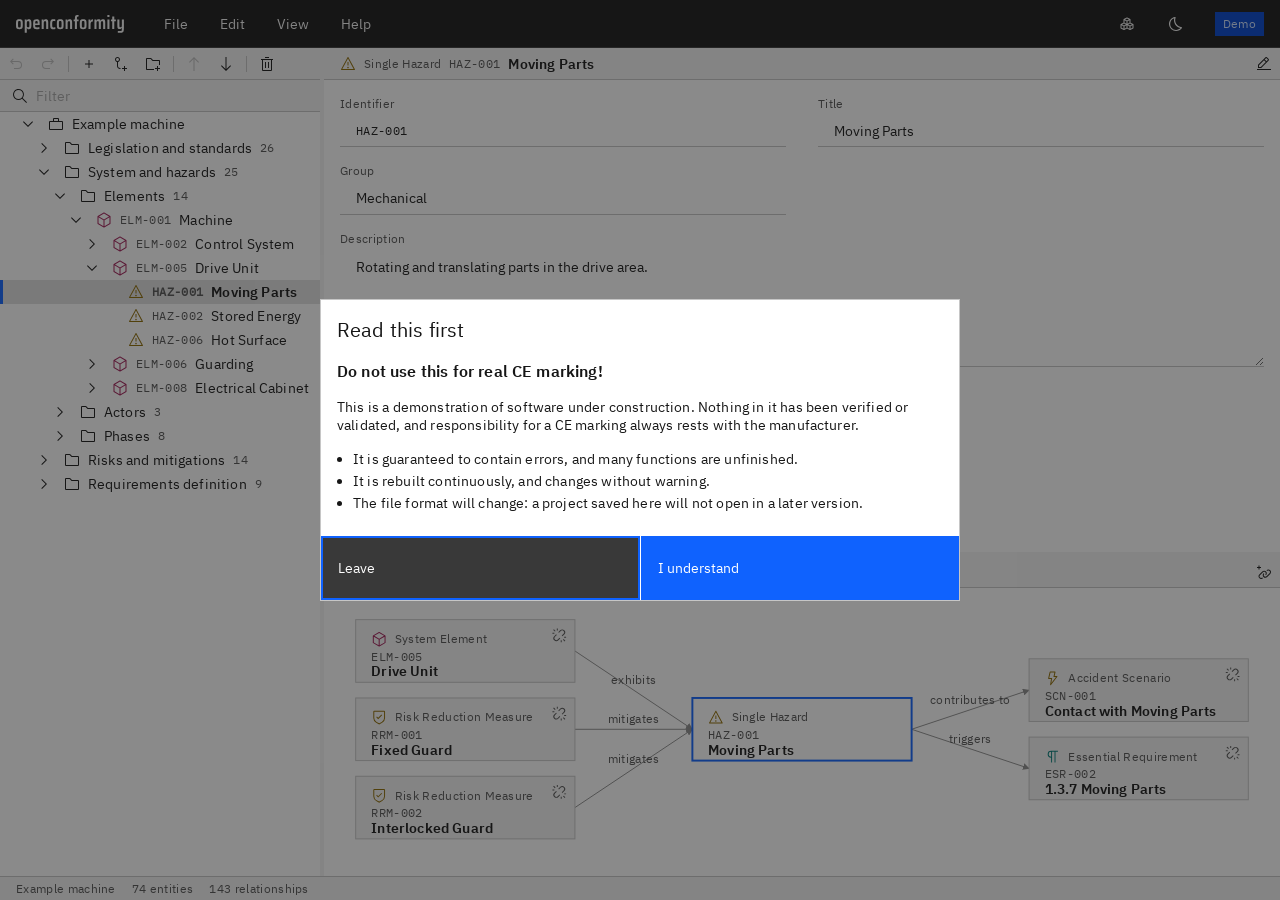
<file: sandbox/demo/index.html>
<!DOCTYPE html>
<html lang="en">
<head>
<meta charset="utf-8">
<meta name="viewport" content="width=device-width, initial-scale=1">
<title>openconformity</title>
<link rel="icon" type="image/svg+xml" href="assets/marks/favicon.svg">
<!-- The theme is set before the stylesheet loads, so the first paint is
     already in the right one. Stored choice first, system preference else. -->
<script>
  document.documentElement.dataset.theme = (function () {
    try {
      var stored = localStorage.getItem('openconformity.theme');
      if (stored === 'light' || stored === 'dark') return stored;
    } catch (error) { /* Storage can be unavailable; fall through. */ }
    return matchMedia('(prefers-color-scheme: dark)').matches ? 'dark' : 'light';
  })();
</script>
<link rel="stylesheet" href="style.css">
</head>
<body>

<!-- IBM Carbon icons, Apache-2.0. See assets/icons/ORIGIN.md. -->
<svg width="0" height="0" aria-hidden="true" focusable="false" style="position:absolute">
  <defs>
    <!-- System Context -->
    <symbol id="i-elm" viewBox="0 0 32 32"><path d="M28.5039,8.1362l-12-7a1,1,0,0,0-1.0078,0l-12,7A1,1,0,0,0,3,9V23a1,1,0,0,0,.4961.8638l12,7a1,1,0,0,0,1.0078,0l12-7A1,1,0,0,0,29,23V9A1,1,0,0,0,28.5039,8.1362ZM16,3.1577,26.0156,9,16,14.8423,5.9844,9ZM5,10.7412l10,5.833V28.2588L5,22.4258ZM17,28.2588V16.5742l10-5.833V22.4258Z"/></symbol>  <!-- cube -->
    <symbol id="i-act" viewBox="0 0 16 16"><path d="M8,2c1.4,0,2.5,1.1,2.5,2.5S9.4,7,8,7S5.5,5.9,5.5,4.5S6.6,2,8,2 M8,1C6.1,1,4.5,2.6,4.5,4.5S6.1,8,8,8s3.5-1.6,3.5-3.5 S9.9,1,8,1z"/><path d="M13,15h-1v-2.5c0-1.4-1.1-2.5-2.5-2.5h-3C5.1,10,4,11.1,4,12.5V15H3v-2.5C3,10.6,4.6,9,6.5,9h3c1.9,0,3.5,1.6,3.5,3.5V15z"/></symbol>  <!-- user -->
    <symbol id="i-tsk" viewBox="0 0 32 32"><path d="M14 20.18 10.41 16.59 9 18 14 23 23 14 21.59 12.58 14 20.18z"/><path d="M25,5H22V4a2,2,0,0,0-2-2H12a2,2,0,0,0-2,2V5H7A2,2,0,0,0,5,7V28a2,2,0,0,0,2,2H25a2,2,0,0,0,2-2V7A2,2,0,0,0,25,5ZM12,4h8V8H12ZM25,28H7V7h3v3H22V7h3Z"/></symbol>  <!-- task -->
    <symbol id="i-phs" viewBox="0 0 32 32"><path d="M16,30A14,14,0,1,1,30,16,14,14,0,0,1,16,30ZM16,4A12,12,0,1,0,28,16,12,12,0,0,0,16,4Z"/><path d="M20.59 22 15 16.41 15 7 17 7 17 15.58 22 20.59 20.59 22z"/></symbol>  <!-- time -->
    <!-- Legislative Framework -->
    <symbol id="i-leg" viewBox="0 0 32 32"><path d="M20,16a5,5,0,0,0,10,0,1,1,0,0,0-.1055-.4473L25.896,7.5562a.8913.8913,0,0,0-.0454-.0816A1,1,0,0,0,25,7H18.8218A3.0155,3.0155,0,0,0,17,5.1841V2H15V5.1841A3.0155,3.0155,0,0,0,13.1782,7H7a1,1,0,0,0-.8945.5527l-4,8A1,1,0,0,0,2,16a5,5,0,0,0,10,0,1,1,0,0,0-.1055-.4473L8.6182,9h4.56A3.0147,3.0147,0,0,0,15,10.8154V28H6v2H26V28H17V10.8159A3.0155,3.0155,0,0,0,18.8218,9h4.56l-3.2763,6.5527A1,1,0,0,0,20,16ZM7,19a2.9958,2.9958,0,0,1-2.8152-2h5.63A2.9956,2.9956,0,0,1,7,19Zm2.3821-4H4.6179L7,10.2363ZM16,9a1,1,0,1,1,1-1A1.0009,1.0009,0,0,1,16,9Zm9,10a2.9958,2.9958,0,0,1-2.8152-2h5.63A2.9956,2.9956,0,0,1,25,19Zm0-8.7637L27.3821,15H22.6179Z"/></symbol>  <!-- scales -->
    <symbol id="i-hst" viewBox="0 0 32 32"><path d="M19 10H26V12H19z"/><path d="M19 15H26V17H19z"/><path d="M19 20H26V22H19z"/><path d="M6 10H13V12H6z"/><path d="M6 15H13V17H6z"/><path d="M6 20H13V22H6z"/><path d="M28,5H4A2.002,2.002,0,0,0,2,7V25a2.002,2.002,0,0,0,2,2H28a2.002,2.002,0,0,0,2-2V7A2.002,2.002,0,0,0,28,5ZM4,7H15V25H4ZM17,25V7H28V25Z"/></symbol>  <!-- book -->
    <symbol id="i-ost" viewBox="0 0 32 32"><path d="M26,2H8A2,2,0,0,0,6,4V8H4v2H6v5H4v2H6v5H4v2H6v4a2,2,0,0,0,2,2H26a2,2,0,0,0,2-2V4A2,2,0,0,0,26,2Zm0,26H8V24h2V22H8V17h2V15H8V10h2V8H8V4H26Z"/><path d="M14 8H22V10H14z"/><path d="M14 15H22V17H14z"/><path d="M14 22H22V24H14z"/></symbol>  <!-- catalog -->
    <symbol id="i-cas" viewBox="0 0 32 32"><path d="M6 16H12V18H6z"/><path d="M6 12H16V14H6z"/><path d="M6 8H16V10H6z"/><path d="M14,26H4V6H28V16h2V6a2,2,0,0,0-2-2H4A2,2,0,0,0,2,6V26a2,2,0,0,0,2,2H14Z"/><path d="M22 25.59 19.41 23 18 24.41 22 28.41 30 20.41 28.59 19 22 25.59z"/></symbol>  <!-- certificate--check -->
    <symbol id="i-ntb" viewBox="0 0 32 32"><path d="M28,2H16a2.002,2.002,0,0,0-2,2V14H4a2.002,2.002,0,0,0-2,2V30H30V4A2.0023,2.0023,0,0,0,28,2ZM9,28V21h4v7Zm19,0H15V20a1,1,0,0,0-1-1H8a1,1,0,0,0-1,1v8H4V16H16V4H28Z"/><path d="M18 8H20V10H18z"/><path d="M24 8H26V10H24z"/><path d="M18 14H20V16H18z"/><path d="M24 14H26V16H24z"/><path d="M18 20H20V22H18z"/><path d="M24 20H26V22H24z"/></symbol>  <!-- building -->
    <!-- Risk Assessment -->
    <symbol id="i-haz" viewBox="0 0 16 16"><path d="M14.5,14h-13c-0.2,0-0.3-0.1-0.4-0.2c-0.1-0.2-0.1-0.3,0-0.5l6.5-12C7.7,1,8,0.9,8.2,1.1c0.1,0,0.2,0.1,0.2,0.2l6.5,12 c0.1,0.2,0.1,0.3,0,0.5C14.9,13.9,14.7,14,14.5,14z M2.3,13h11.3L8,2.5L2.3,13z"/><path d="M7.5 6H8.5V9.5H7.5z"/><path d="M8,10.8c-0.4,0-0.8,0.3-0.8,0.8s0.3,0.8,0.8,0.8c0.4,0,0.8-0.3,0.8-0.8S8.4,10.8,8,10.8z"/></symbol>  <!-- warning--alt -->
    <symbol id="i-scn" viewBox="0 0 32 32"><path d="M11.61,29.92a1,1,0,0,1-.6-1.07L12.83,17H8a1,1,0,0,1-1-1.23l3-13A1,1,0,0,1,11,2H21a1,1,0,0,1,.78.37,1,1,0,0,1,.2.85L20.25,11H25a1,1,0,0,1,.9.56,1,1,0,0,1-.11,1l-13,17A1,1,0,0,1,12,30,1.09,1.09,0,0,1,11.61,29.92ZM17.75,13l2-9H11.8L9.26,15h5.91L13.58,25.28,23,13Z"/></symbol>  <!-- flash -->
    <symbol id="i-rrm" viewBox="0 0 32 32"><path d="M14 16.59 11.41 14 10 15.41 14 19.41 22 11.41 20.59 10 14 16.59z"/><path d="M16,30,9.8242,26.7071A10.9818,10.9818,0,0,1,4,17V4A2.0021,2.0021,0,0,1,6,2H26a2.0021,2.0021,0,0,1,2,2V17a10.9818,10.9818,0,0,1-5.8242,9.7071ZM6,4V17a8.9852,8.9852,0,0,0,4.7656,7.9423L16,27.7333l5.2344-2.791A8.9852,8.9852,0,0,0,26,17V4Z"/></symbol>  <!-- security -->
    <symbol id="i-saf" viewBox="0 0 32 32"><path d="M11,11V21H21V11Zm8,8H13V13h6Z"/><path d="M30,13V11H26V8a2,2,0,0,0-2-2H21V2H19V6H13V2H11V6H8A2,2,0,0,0,6,8v3H2v2H6v6H2v2H6v3a2,2,0,0,0,2,2h3v4h2V26h6v4h2V26h3a2,2,0,0,0,2-2V21h4V19H26V13ZM24,24H8V8H24Z"/></symbol>  <!-- chip -->
    <!-- Requirements Definition -->
    <symbol id="i-esr" viewBox="0 0 32 32"><path d="M27,4H13a7,7,0,0,0,0,14V28h2V6h5V28h2V6h5ZM13,16A5,5,0,0,1,13,6Z"/></symbol>  <!-- paragraph -->
    <symbol id="i-hsr" viewBox="0 0 32 32"><path d="M24,4V26.75l-7.1-3.59-.9-.45-.9.45L8,26.75V4H24m0-2H8A2,2,0,0,0,6,4V30L16,25,26,30V4A2,2,0,0,0,24,2Z"/></symbol>  <!-- bookmark -->
    <symbol id="i-osr" viewBox="0 0 32 32"><path d="M10,14a4,4,0,1,1,4-4A4.0045,4.0045,0,0,1,10,14Zm0-6a2,2,0,1,0,1.998,2.0044A2.002,2.002,0,0,0,10,8Z"/><path d="M16.6436,29.4145,2.5858,15.3555A2,2,0,0,1,2,13.9414V4A2,2,0,0,1,4,2h9.9413a2,2,0,0,1,1.4142.5858L29.4144,16.6436a2.0005,2.0005,0,0,1,0,2.8285l-9.9424,9.9425a2.0008,2.0008,0,0,1-2.8285,0ZM4,4v9.9417L18.0578,28,28,18.0579,13.9416,4Z"/></symbol>  <!-- tag -->
    <symbol id="i-req" viewBox="0 0 32 32"><path d="M16 22H30V24H16z"/><path d="M14 19.4 12.6 18 6 24.6 3.4 22 2 23.4 6 27.4z"/><path d="M16 8H30V10H16z"/><path d="M14 5.4 12.6 4 6 10.6 3.4 8 2 9.4 6 13.4z"/></symbol>  <!-- list--checked -->
    <symbol id="i-ver" viewBox="0 0 32 32"><path d="M14 21.414 9 16.413 10.413 15 14 18.586 21.585 11 23 12.415 14 21.414z"/><path d="M16,2A14,14,0,1,0,30,16,14,14,0,0,0,16,2Zm0,26A12,12,0,1,1,28,16,12,12,0,0,1,16,28Z"/></symbol>  <!-- checkmark--outline -->
    <!-- Filing -->
    <symbol id="i-folder" viewBox="0 0 32 32"><path d="M11.17,6l3.42,3.41.58.59H28V26H4V6h7.17m0-2H4A2,2,0,0,0,2,6V26a2,2,0,0,0,2,2H28a2,2,0,0,0,2-2V10a2,2,0,0,0-2-2H16L12.59,4.59A2,2,0,0,0,11.17,4Z"/></symbol>  <!-- folder -->
    <symbol id="i-project" viewBox="0 0 32 32"><path d="M28,10H22V6a2,2,0,0,0-2-2H12a2,2,0,0,0-2,2v4H4a2,2,0,0,0-2,2V26a2,2,0,0,0,2,2H28a2,2,0,0,0,2-2V12A2,2,0,0,0,28,10ZM12,6h8v4H12ZM4,26V12H28V26Z"/></symbol>  <!-- portfolio -->
    <!-- Actions -->
    <symbol id="i-new-entity" viewBox="0 0 32 32"><path d="M17 15 17 8 15 8 15 15 8 15 8 17 15 17 15 24 17 24 17 17 24 17 24 15z"/></symbol>  <!-- add -->
    <symbol id="i-new-folder" viewBox="0 0 32 32"><path d="M26 20 24 20 24 24 20 24 20 26 24 26 24 30 26 30 26 26 30 26 30 24 26 24z"/><path d="M28,8H16l-3.4-3.4C12.2,4.2,11.7,4,11.2,4H4C2.9,4,2,4.9,2,6v20c0,1.1,0.9,2,2,2h14v-2H4V6h7.2l3.4,3.4l0.6,0.6H28v8h2v-8 C30,8.9,29.1,8,28,8z"/></symbol>  <!-- folder--add -->
    <symbol id="i-new-related" viewBox="0 0 32 32"><path d="M10,20v-8.1c2.28-.46,4-2.48,4-4.9,0-2.76-2.24-5-5-5s-5,2.24-5,5c0,2.41,1.72,4.43,4,4.9v8.1c0,3.31,2.69,6,6,6h1v-2h-1c-2.21,0-4-1.79-4-4ZM6,7c0-1.65,1.35-3,3-3s3,1.35,3,3-1.35,3-3,3-3-1.35-3-3ZM28,24v2h-4v4h-2v-4h-4v-2h4v-4h2v4h4Z"/></symbol>  <!-- add--child-node -->
    <symbol id="i-add-relationship" viewBox="0 0 32 32"><path d="M7,8v3h-2v-3h-3v-2h3v-3h2v3h3v2h-3ZM22.42,26.01l6.03-6.03h0c2.06-2.06,2.06-5.39,0-7.44s-5.39-2.06-7.44,0l1.41,1.41h0c1.27-1.27,3.34-1.27,4.62,0,1.27,1.27,1.27,3.34,0,4.62l-6.03,6.03h0c-1.27,1.27-3.34,1.27-4.62,0-1.27-1.27-1.27-3.34,0-4.62l-1.41-1.41c-.99.99-1.54,2.33-1.54,3.73,0,2.91,2.36,5.26,5.27,5.26,1.4,0,2.74-.55,3.72-1.54h0l-.01-.01ZM13.99,28.46l-1.41-1.41c-1.27,1.26-3.32,1.26-4.6,0-1.28-1.27-1.29-3.34-.02-4.62l6.03-6.03.02-.02c1.28-1.27,3.35-1.26,4.62.02s1.26,3.35-.02,4.62l1.41,1.41.03-.03c2.05-2.06,2.03-5.4-.03-7.44-2.06-2.05-5.4-2.03-7.44.03l-6.03,6.03c-.99.99-1.55,2.33-1.55,3.72,0,2.91,2.37,5.26,5.27,5.26,1.4,0,2.74-.55,3.72-1.54Z"/></symbol>  <!-- create-link -->
    <symbol id="i-edit" viewBox="0 0 32 32"><path d="M2 26H30V28H2z"/><path d="M25.4,9c0.8-0.8,0.8-2,0-2.8c0,0,0,0,0,0l-3.6-3.6c-0.8-0.8-2-0.8-2.8,0c0,0,0,0,0,0l-15,15V24h6.4L25.4,9z M20.4,4L24,7.6 l-3,3L17.4,7L20.4,4z M6,22v-3.6l10-10l3.6,3.6l-10,10H6z"/></symbol>  <!-- edit -->
    <symbol id="i-remove-relationship" viewBox="0 0 32 32"><path d="M5 3.59H7V8.42H5z" transform="rotate(-45.01 5.996 6.005)"/><path d="M25 23.58H27V28.409999999999997H25z" transform="rotate(-44.99 25.995 25.999)"/><path d="M11 2H13V6H11z"/><path d="M2 11H6V13H2z"/><path d="M26 19H30V21H26z"/><path d="M19 26H21V30H19z"/><path d="M16.58,21.07l-3.71,3.72a4,4,0,1,1-5.66-5.66l3.72-3.72L9.51,14,5.8,17.72a6,6,0,0,0-.06,8.54A6,6,0,0,0,10,28a6.07,6.07,0,0,0,4.32-1.8L18,22.49Z"/><path d="M15.41,10.93l3.72-3.72a4,4,0,1,1,5.66,5.66l-3.72,3.72L22.49,18l3.71-3.72a6,6,0,0,0,.06-8.54A6,6,0,0,0,22,4a6.07,6.07,0,0,0-4.32,1.8L14,9.51Z"/></symbol>  <!-- unlink -->
    <symbol id="i-delete" viewBox="0 0 32 32"><path d="M12 12H14V24H12z"/><path d="M18 12H20V24H18z"/><path d="M4,6V8H6V28a2,2,0,0,0,2,2H24a2,2,0,0,0,2-2V8h2V6ZM8,28V8H24V28Z"/><path d="M12 2H20V4H12z"/></symbol>  <!-- trash-can -->
    <symbol id="i-move-up" viewBox="0 0 16 16"><path d="M3.7 6.7 7.5 2.9 7.5 15 8.5 15 8.5 2.9 12.3 6.7 13 6 8 1 3 6z"/></symbol>  <!-- arrow--up -->
    <symbol id="i-move-down" viewBox="0 0 16 16"><path d="M12.3 9.3 8.5 13.1 8.5 1 7.5 1 7.5 13.1 3.7 9.3 3 10 8 15 13 10z"/></symbol>  <!-- arrow--down -->
    <symbol id="i-move-to" viewBox="0 0 32 32"><path d="M25 11 23.59 12.41 26.17 15 17 15 17 5.83 19.59 8.41 21 7 16 2 11 7 12.41 8.41 15 5.83 15 15 5.83 15 8.41 12.41 7 11 2 16 7 21 8.41 19.59 5.83 17 15 17 15 26.17 12.41 23.59 11 25 16 30 21 25 19.59 23.59 17 26.17 17 17 26.17 17 23.59 19.59 25 21 30 16 25 11z"/></symbol>  <!-- move -->
    <symbol id="i-undo" viewBox="0 0 32 32"><path d="M20,10H7.8149l3.5874-3.5859L10,5,4,11,10,17l1.4023-1.4146L7.8179,12H20a6,6,0,0,1,0,12H12v2h8a8,8,0,0,0,0-16Z"/></symbol>  <!-- undo -->
    <symbol id="i-redo" viewBox="0 0 32 32"><path d="M12,10H24.1851L20.5977,6.4141,22,5,28,11,22,17l-1.4023-1.4146L24.1821,12H12a6,6,0,0,0,0,12h8v2H12a8,8,0,0,1,0-16Z"/></symbol>  <!-- redo -->
    <symbol id="i-metamodel" viewBox="0 0 32 32"><path d="M28.4473,16.1055,23,13.3818V7a1,1,0,0,0-.5527-.8945l-6-3a1.0008,1.0008,0,0,0-.8946,0l-6,3A1,1,0,0,0,9,7v6.3818L3.5527,16.1055A1,1,0,0,0,3,17v7a1,1,0,0,0,.5527.8945l6,3a1.001,1.001,0,0,0,.8946,0L16,25.1182l5.5527,2.7763a1.001,1.001,0,0,0,.8946,0l6-3A1,1,0,0,0,29,24V17A1,1,0,0,0,28.4473,16.1055ZM21,13.3818l-4,2V10.6182l4-2ZM16,5.1182,19.7637,7,16,8.8818,12.2363,7Zm-5,3.5,4,2v4.7636l-4-2ZM9,25.3818l-4-2V18.6182l4,2Zm1-6.5L6.2363,17,10,15.1182,13.7637,17Zm1,1.7364,4-2v4.7636l-4,2Zm10,4.7636-4-2V18.6182l4,2Zm1-6.5L18.2363,17,22,15.1182,25.7637,17Zm5,4.5-4,2V20.6182l4-2Z"/></symbol>  <!-- model--alt -->
    <symbol id="i-save" viewBox="0 0 16 16"><path d="M13.9,4.6l-2.5-2.5C11.3,2.1,11.1,2,11,2H3C2.4,2,2,2.4,2,3v10c0,0.6,0.4,1,1,1h10c0.6,0,1-0.4,1-1V5 C14,4.9,13.9,4.7,13.9,4.6z M6,3h4v2H6V3z M10,13H6V9h4V13z M11,13V9c0-0.6-0.4-1-1-1H6C5.4,8,5,8.4,5,9v4H3V3h2v2c0,0.6,0.4,1,1,1 h4c0.6,0,1-0.4,1-1V3.2l2,2V13H11z"/></symbol>  <!-- save -->
    <symbol id="i-new-project" viewBox="0 0 32 32"><path d="M30 24 26 24 26 20 24 20 24 24 20 24 20 26 24 26 24 30 26 30 26 26 30 26 30 24z"/><path d="M16,28H8V4h8v6a2.0058,2.0058,0,0,0,2,2h6v4h2V10a.9092.9092,0,0,0-.3-.7l-7-7A.9087.9087,0,0,0,18,2H8A2.0058,2.0058,0,0,0,6,4V28a2.0058,2.0058,0,0,0,2,2h8ZM18,4.4,23.6,10H18Z"/></symbol>  <!-- document--add -->
    <symbol id="i-open-project" viewBox="0 0 32 32"><path d="M28,8H20.8284L17.4143,4.5859A2,2,0,0,0,16,4H4A2,2,0,0,0,2,6V26a2,2,0,0,0,2,2H28a2,2,0,0,0,2-2V10A2,2,0,0,0,28,8ZM8,26V14h8v6.17l-2.59-2.58L12,19l5,5,5-5-1.41-1.41L18,20.17V14a2.0025,2.0025,0,0,0-2-2H8a2.0025,2.0025,0,0,0-2,2V26H4V6H16l4,4h8v2H22v2h6V26Z"/></symbol>  <!-- folder--open -->
    <!-- Interface -->
    <symbol id="i-chevron-right" viewBox="0 0 16 16"><path d="M11 8 6 13 5.3 12.3 9.6 8 5.3 3.7 6 3z"/></symbol>  <!-- chevron--right -->
    <symbol id="i-chevron-down" viewBox="0 0 16 16"><path d="M8 11 3 6 3.7 5.3 8 9.6 12.3 5.3 13 6z"/></symbol>  <!-- chevron--down -->
    <symbol id="i-search" viewBox="0 0 16 16"><path d="M15,14.3L10.7,10c1.9-2.3,1.6-5.8-0.7-7.7S4.2,0.7,2.3,3S0.7,8.8,3,10.7c2,1.7,5,1.7,7,0l4.3,4.3L15,14.3z M2,6.5 C2,4,4,2,6.5,2S11,4,11,6.5S9,11,6.5,11S2,9,2,6.5z"/></symbol>  <!-- search -->
    <symbol id="i-close" viewBox="0 0 32 32"><path d="M17.4141 16 24 9.4141 22.5859 8 16 14.5859 9.4143 8 8 9.4141 14.5859 16 8 22.5859 9.4143 24 16 17.4141 22.5859 24 24 22.5859 17.4141 16z"/></symbol>  <!-- close -->
    <symbol id="i-information" viewBox="0 0 16 16"><path d="M8.5 11 8.5 6.5 6.5 6.5 6.5 7.5 7.5 7.5 7.5 11 6 11 6 12 10 12 10 11z"/><path d="M8,3.5c-0.4,0-0.8,0.3-0.8,0.8S7.6,5,8,5c0.4,0,0.8-0.3,0.8-0.8S8.4,3.5,8,3.5z"/><path d="M8,15c-3.9,0-7-3.1-7-7s3.1-7,7-7s7,3.1,7,7S11.9,15,8,15z M8,2C4.7,2,2,4.7,2,8s2.7,6,6,6s6-2.7,6-6S11.3,2,8,2z"/></symbol>  <!-- information -->
    <symbol id="i-theme-light" viewBox="0 0 16 16"><path d="M7.5 1H8.5V3.5H7.5z"/><path d="M10.8 3.4H13.3V4.4H10.8z" transform="rotate(-45 12.041 3.923)"/><path d="M12.5 7.5H15V8.5H12.5z"/><path d="M11.6 10.8H12.6V13.3H11.6z" transform="rotate(-45 12.075 12.04)"/><path d="M7.5 12.5H8.5V15H7.5z"/><path d="M2.7 11.6H5.2V12.6H2.7z" transform="rotate(-45 3.96 12.078)"/><path d="M1 7.5H3.5V8.5H1z"/><path d="M3.4 2.7H4.4V5.2H3.4z" transform="rotate(-45 3.925 3.961)"/><path d="M8,6c1.1,0,2,0.9,2,2s-0.9,2-2,2S6,9.1,6,8S6.9,6,8,6 M8,5C6.3,5,5,6.3,5,8s1.3,3,3,3s3-1.3,3-3S9.7,5,8,5z"/></symbol>  <!-- light -->
    <symbol id="i-theme-dark" viewBox="0 0 16 16"><path d="M7.2,2.3c-1,4.4,1.7,8.7,6.1,9.8c0.1,0,0.1,0,0.2,0c-1.1,1.2-2.7,1.8-4.3,1.8c-0.1,0-0.2,0-0.2,0C5.6,13.8,3,11,3.2,7.7	C3.2,5.3,4.8,3.1,7.2,2.3 M8,1L8,1C4.1,1.6,1.5,5.3,2.1,9.1c0.6,3.3,3.4,5.8,6.8,5.9c0.1,0,0.2,0,0.3,0c2.3,0,4.4-1.1,5.8-3	c0.2-0.2,0.1-0.6-0.1-0.7c-0.1-0.1-0.2-0.1-0.3-0.1c-3.9-0.3-6.7-3.8-6.4-7.6C8.3,3,8.4,2.4,8.6,1.8c0.1-0.3,0-0.6-0.3-0.7	C8.1,1,8.1,1,8,1z"/></symbol>  <!-- asleep -->
    <symbol id="i-launch" viewBox="0 0 16 16"><path d="M13,14H3c-0.6,0-1-0.4-1-1V3c0-0.6,0.4-1,1-1h5v1H3v10h10V8h1v5C14,13.6,13.6,14,13,14z"/><path d="M10 1 10 2 13.3 2 9 6.3 9.7 7 14 2.7 14 6 15 6 15 1z"/></symbol>  <!-- launch -->
    <symbol id="i-email" viewBox="0 0 32 32"><path d="M28,6H4A2,2,0,0,0,2,8V24a2,2,0,0,0,2,2H28a2,2,0,0,0,2-2V8A2,2,0,0,0,28,6ZM25.8,8,16,14.78,6.2,8ZM4,24V8.91l11.43,7.91a1,1,0,0,0,1.14,0L28,8.91V24Z"/></symbol>  <!-- email -->
    <symbol id="i-view-graph" viewBox="0 0 32 32"><path d="M26,6a3.9963,3.9963,0,0,0-3.8579,3H17.9305A7.9964,7.9964,0,1,0,9,17.9307v4.2114a4,4,0,1,0,2,0V17.9307a7.951,7.951,0,0,0,3.8976-1.6192l3.6693,3.67A3.9529,3.9529,0,0,0,18,22a4,4,0,1,0,4-4,3.9521,3.9521,0,0,0-2.019.5669l-3.6694-3.6694A7.9493,7.9493,0,0,0,17.9305,11h4.2116A3.9934,3.9934,0,1,0,26,6ZM12,26a2,2,0,1,1-2-2A2.0023,2.0023,0,0,1,12,26ZM10,16a6,6,0,1,1,6-6A6.0066,6.0066,0,0,1,10,16Zm14,6a2,2,0,1,1-2-2A2.0023,2.0023,0,0,1,24,22Zm2-10a2,2,0,1,1,2-2A2.0023,2.0023,0,0,1,26,12Z"/></symbol>  <!-- chart--relationship -->
    <symbol id="i-view-list" viewBox="0 0 32 32"><path d="M10 6H28V8H10z"/><path d="M10 24H28V26H10z"/><path d="M10 15H28V17H10z"/><path d="M4 15H6V17H4z"/><path d="M4 6H6V8H4z"/><path d="M4 24H6V26H4z"/></symbol>  <!-- list -->
  </defs>
</svg>

<!-- The shell carries what the application is, not what is being edited:
     the identity, the menus, whether the work is saved, and the two settings
     that change how the application itself presents. Editing actions, undo
     and redo among them, live with the model in the workspace below. -->
<header class="shell">
  <!-- Leaving the workbench, so the guard is on the click rather than only on
       the browser's own unload prompt. -->
  <a class="wordmark" id="shell-brand" href="https://openconformity.org" aria-label="openconformity, the project site"></a>
  <nav class="shell-nav" id="menubar-menus" aria-label="Main"></nav>
  <div class="shell-actions">
    <span class="shell-unsaved" id="toolbar-unsaved" hidden>
      <button type="button" class="shell-action shell-action-wide" id="toolbar-save">
        <svg class="icon" aria-hidden="true" focusable="false"><use href="#i-save"/></svg>
        <span>Unsaved changes</span>
      </button>
    </span>
    <!-- Keeps the metamodel icon rather than the launch one: this button
         carries no label, so the icon is the only thing naming it, and a bare
         launch arrow would say what it does without saying what it opens. The
         tooltip carries the rest. -->
    <button type="button" class="shell-action" id="toolbar-metamodel" title="Metamodel (opens on GitHub)" aria-label="Metamodel (opens on GitHub)"><svg class="icon" aria-hidden="true" focusable="false"><use href="#i-metamodel"/></svg></button>
    <!-- Shows the theme it switches to, not the one that is on. -->
    <button type="button" class="shell-action" id="toolbar-theme">
      <svg class="icon theme-icon-moon" aria-hidden="true" focusable="false"><use href="#i-theme-dark"/></svg>
      <svg class="icon theme-icon-sun" aria-hidden="true" focusable="false"><use href="#i-theme-light"/></svg>
    </button>
    <!-- The label says what the software is; pressing it says what that means. -->
    <button type="button" class="tag" id="shell-demo" title="What this demonstration is">Demo</button>
  </div>
</header>

<div class="dropdown-layer" id="dropdown-layer"></div>

<main class="workspace" id="workspace">

  <div class="column" id="navigator-column">
    <section class="pane" aria-label="Navigator">
      <!-- The tree owns what exists and where it sits: making things, ordering
           them, and removing them. What is done to the content of the selected
           entity belongs to the editor, which shows that content.

           Undo and redo stand first. They are editing actions rather than
           application ones, so they sit with the editing controls and not in
           the shell, and they reach every change in the project rather than
           only the ones made from this toolbar. -->
      <div class="pane-toolbar">
        <button type="button" class="ghost-button" id="toolbar-undo" title="Undo" aria-label="Undo"><svg class="icon" aria-hidden="true" focusable="false"><use href="#i-undo"/></svg></button>
        <button type="button" class="ghost-button" id="toolbar-redo" title="Redo" aria-label="Redo"><svg class="icon" aria-hidden="true" focusable="false"><use href="#i-redo"/></svg></button>
        <span class="toolbar-divider"></span>
        <button type="button" class="ghost-button" id="toolbar-new" aria-haspopup="true" aria-expanded="false" title="New entity" aria-label="New entity"><svg class="icon" aria-hidden="true" focusable="false"><use href="#i-new-entity"/></svg></button>
        <button type="button" class="ghost-button" id="toolbar-related" aria-haspopup="true" aria-expanded="false" title="New related entity" aria-label="New related entity"><svg class="icon" aria-hidden="true" focusable="false"><use href="#i-new-related"/></svg></button>
        <button type="button" class="ghost-button" id="toolbar-new-folder" title="New folder" aria-label="New folder"><svg class="icon" aria-hidden="true" focusable="false"><use href="#i-new-folder"/></svg></button>
        <span class="toolbar-divider"></span>
        <button type="button" class="ghost-button" id="toolbar-up" title="Move up" aria-label="Move up"><svg class="icon" aria-hidden="true" focusable="false"><use href="#i-move-up"/></svg></button>
        <button type="button" class="ghost-button" id="toolbar-down" title="Move down" aria-label="Move down"><svg class="icon" aria-hidden="true" focusable="false"><use href="#i-move-down"/></svg></button>
        <span class="toolbar-divider"></span>
        <button type="button" class="ghost-button ghost-button-danger" id="toolbar-delete" title="Delete" aria-label="Delete"><svg class="icon" aria-hidden="true" focusable="false"><use href="#i-delete"/></svg></button>
      </div>
      <div class="search">
        <svg class="icon search-icon" aria-hidden="true" focusable="false"><use href="#i-search"/></svg>
        <input type="search" id="navigator-filter" class="search-input" placeholder="Filter" autocomplete="off" aria-label="Filter the model">
        <!-- Carbon shows the clear action only once there is something to
             clear; an X on an empty field reads as "close this pane". -->
        <button type="button" id="navigator-filter-clear" class="search-clear" aria-label="Clear the filter" hidden><svg class="icon" aria-hidden="true" focusable="false"><use href="#i-close"/></svg></button>
      </div>
      <div class="pane-body">
        <div class="tree" id="tree" role="tree" aria-label="Model"></div>
      </div>
    </section>
  </div>

  <div class="splitter splitter-vertical" id="splitter-vertical" role="separator" aria-orientation="vertical" aria-label="Resize the navigator" tabindex="0"></div>

  <div class="column column-main">

    <section class="pane" aria-label="Editor">
      <!-- The head names the selection rather than the pane, and carries the
           one action that belongs to this pane's content. Editing starts here,
           deliberately: the fields below stay read-only until Edit. -->
      <div class="pane-head">
        <span class="selection" id="toolbar-context"></span>
        <div class="pane-head-actions">
          <button type="button" class="ghost-button" id="toolbar-edit" title="Edit attributes" aria-label="Edit attributes"><svg class="icon" aria-hidden="true" focusable="false"><use href="#i-edit"/></svg></button>
        </div>
      </div>
      <div class="pane-body editor-body" id="editor-body"></div>
    </section>

    <div class="splitter splitter-horizontal" id="splitter-horizontal" role="separator" aria-orientation="horizontal" aria-label="Resize the relationship pane" tabindex="0"></div>

    <section class="pane pane-relationships" id="relationship-pane" aria-label="Relationships">
      <div class="pane-head pane-head-views">
        <div class="switcher" id="relationship-views" role="group" aria-label="Relationship view"></div>
        <div class="pane-head-actions" id="relationship-toolbar"></div>
      </div>
      <div class="pane-body" id="relationship-body"></div>
    </section>

  </div>

</main>

<footer class="statusbar">
  <span id="status-name"></span>
  <span id="status-entities"></span>
  <span id="status-relationships"></span>
</footer>

<!-- Passing remarks, such as a refused move. A refusal changes nothing, so it
     is told in passing rather than with a dialog that demands an answer. -->
<div class="toasts" id="toasts"></div>

<!-- The side panel for adding a relationship. It overlays the right edge and
     nothing else, so the navigator stays visible and clickable: the entity at
     the far end is picked from the tree itself. -->
<aside class="side-panel" id="relationship-panel" hidden></aside>

<div class="small-viewport">
  <div class="small-viewport-panel">
    <span class="wordmark" role="img" aria-label="openconformity"></span>
    <h1>A desktop-sized screen is required</h1>
    <p>The workspace puts a navigator, an editor and a relationship view side by side, which needs a desktop or laptop window of at least 960 by 560 pixels.</p>
    <a href="https://openconformity.org">openconformity.org</a>
  </div>
</div>

<input type="file" id="file-input" accept="application/json,.json" hidden>

<script type="module" src="modules/app.js"></script>

</body>
</html>
</file>
<file: style.css>
/* Fonts */

@font-face {
    font-family: 'IBM Plex Sans';
    src: url('assets/fonts/IBMPlexSans-Regular.woff2') format('woff2');
    font-weight: 400;
    font-style: normal;
    font-display: swap;
}

@font-face {
    font-family: 'IBM Plex Sans';
    src: url('assets/fonts/IBMPlexSans-Medium.woff2') format('woff2');
    font-weight: 500;
    font-style: normal;
    font-display: swap;
}

/* Colours and type */

:root {
    --canvas: #FFFFFF;
    --ink: #222222;
    --muted: #6F6F6F;
    --hairline: #E2E2E2;
    --accent: #00618E;
}

* {
    margin: 0;
    padding: 0;
    box-sizing: border-box;
}

html {
    -webkit-font-smoothing: antialiased;
    -moz-osx-font-smoothing: grayscale;
    background: var(--canvas);
}

body {
    font-family: 'IBM Plex Sans', -apple-system, BlinkMacSystemFont, sans-serif;
    color: var(--ink);
    background: var(--canvas);
    line-height: 1.6;
    font-size: 16px;
    display: flex;
    flex-direction: column;
    min-height: 100vh;
}

/* Top navigation */

.topbar {
    background: var(--accent);
}

.topbar-inner {
    max-width: 900px;
    margin: 0 auto;
    padding: 0.75rem 2rem;
    display: flex;
    align-items: center;
    justify-content: space-between;
    gap: 2rem;
}

.wordmark {
    display: block;
    width: 164px;
    height: 22px;
    flex: none;
    background: #FFFFFF;
    -webkit-mask: url('assets/marks/wordmark.svg') no-repeat center / contain;
    mask: url('assets/marks/wordmark.svg') no-repeat center / contain;
}

.nav-right {
    display: flex;
    align-items: center;
    gap: 1.5rem;
}

.nav-links {
    display: flex;
    gap: 1.5rem;
}

.nav-links a {
    font-size: 0.875rem;
    color: #FFFFFF;
    text-decoration: none;
    letter-spacing: -0.005em;
}

.nav-links a:hover {
    text-decoration: underline;
    text-underline-offset: 2px;
}

a:focus-visible {
    outline: 2px solid var(--accent);
    outline-offset: 2px;
}

.topbar a:focus-visible {
    outline-color: #FFFFFF;
}

/* Main */

main {
    flex: 1;
    width: 100%;
    max-width: 900px;
    margin: 0 auto;
    padding: 3rem 2rem 4rem;
}

section {
    margin-bottom: 2.5rem;
}

section:last-child {
    margin-bottom: 0;
}

h2 {
    font-size: 0.75rem;
    font-weight: 400;
    color: var(--muted);
    text-transform: uppercase;
    letter-spacing: 0.1em;
    margin-bottom: 1rem;
}

p {
    margin-bottom: 0.875rem;
}

p:last-child {
    margin-bottom: 0;
}

/* Figures */

figure {
    margin: 1.5rem 0;
}

figure a {
    display: block;
    text-decoration: none;
}

figcaption {
    font-size: 0.85rem;
    color: var(--muted);
    margin-top: 0.625rem;
}

.meta-model {
    display: block;
    width: 100%;
    height: auto;
}

/* Links */

a {
    color: var(--accent);
    text-decoration: underline;
    text-decoration-thickness: 1px;
    text-underline-offset: 2px;
}

/* One primary action per view */

.action {
    display: inline-block;
    margin-top: 0.5rem;
    padding: 0.4rem 1rem;
    border: 1px solid var(--accent);
    border-radius: 2px;
    background: var(--accent);
    color: var(--canvas);
    text-decoration: none;
    font-size: 0.9375rem;
}

.action:hover {
    text-decoration: underline;
    text-underline-offset: 2px;
}

/* Footer */

footer {
    border-top: 1px solid var(--hairline);
}

.footer-inner {
    max-width: 900px;
    margin: 0 auto;
    padding: 0.75rem 2rem;
    display: flex;
    align-items: center;
    justify-content: space-between;
    gap: 1.5rem;
    flex-wrap: wrap;
}

.footer-links {
    display: flex;
    gap: 1.5rem;
    font-size: 0.875rem;
}

footer small {
    font-size: 0.875rem;
    color: var(--muted);
}

/* Responsive */

@media (max-width: 700px) {
    .topbar-inner {
        padding: 1rem 1.5rem;
        flex-direction: column;
        align-items: flex-start;
        gap: 1rem;
    }

    main {
        padding: 2rem 1.5rem 3rem;
    }

    .footer-inner {
        padding: 1rem 1.5rem;
    }

    .nav-right {
        flex-wrap: wrap;
    }

    .nav-links {
        gap: 1.25rem;
        flex-wrap: wrap;
    }
}
</file>
<file: app/style.css>
/* openconformity */

/* Every colour, size, space and duration below is an IBM Carbon Design
   System token, copied in by value; the token name follows each one. The
   page carries one of two Carbon themes, White or Gray 100, chosen by
   data-theme on the root element. Where Carbon defines a state as an alpha
   mix, the nearest solid gray is used. */

@font-face {
  font-family: "IBM Plex Sans";
  src: url("assets/fonts/IBMPlexSans-Regular.woff2") format("woff2");
  font-weight: 400; font-style: normal; font-display: swap;
}
@font-face {
  font-family: "IBM Plex Sans";
  src: url("assets/fonts/IBMPlexSans-SemiBold.woff2") format("woff2");
  font-weight: 600; font-style: normal; font-display: swap;
}
@font-face {
  font-family: "IBM Plex Mono";
  src: url("assets/fonts/IBMPlexMono-Regular.woff2") format("woff2");
  font-weight: 400; font-style: normal; font-display: swap;
}

/* ---------- Themes ---------- */

/* Carbon White. Also the fallback, should the theme never be set. */
:root,
:root[data-theme="white"] {
  color-scheme: light;

  /* Layers */
  --background:   #FFFFFF;  /* $background, $layer-02 */
  --layer:        #F4F4F4;  /* $layer-01, $field-01, gray-10 */
  --layer-accent: #E0E0E0;  /* $layer-accent-01, $layer-selected-01, gray-20 */

  /* Borders */
  --border-subtle: #C6C6C6;  /* $border-subtle-01, gray-30 */
  --border-selected: #C6C6C6;  /* $border-subtle-selected-01, gray-30 */
  --border-strong: #8D8D8D;  /* $border-strong-01, gray-50 */

  /* Text and icons */
  --text:         #161616;  /* $text-primary, $icon-primary, gray-100 */
  --text-second:  #525252;  /* $text-secondary, $icon-secondary, gray-70 */
  --text-helper:  #6F6F6F;  /* $text-helper, gray-60 */
  --text-place:   #A8A8A8;  /* $text-placeholder, gray-40 */
  --disabled:     rgba(22, 22, 22, 0.25);  /* $text-disabled, $icon-disabled */

  /* States on white and gray-10 */
  --hover:  #E8E8E8;  /* $background-hover, $layer-hover-01, $field-hover-01 */
  --active: #C6C6C6;  /* $background-active, $layer-active-01, gray-30 */

  /* Pillar colour on entity type icons. Never the interactive blue. */
  --pillar-system:       #9F1853;  /* magenta-70 */
  --pillar-legislative:  #8A3FFC;  /* purple-60 */
  --pillar-risk:         #8E6A00;  /* yellow-60 */
  --pillar-requirements: #007D79;  /* teal-60 */

  /* Interactive */
  --accent:     #0F62FE;  /* $interactive, $border-interactive, blue-60 */
  --focus:      #0F62FE;  /* $focus, blue-60 */
  --link:       #0F62FE;  /* $link-primary, blue-60 */
  --link-hover: #0043CE;  /* $link-primary-hover, blue-70 */
  --support-info: #0043CE;  /* $support-info, blue-70 */
  --support-warning: #F1C21B;  /* $support-warning, yellow-30 */
  --support-success: #24A148;  /* $support-success, green-50 */

  --button-disabled: #C6C6C6;  /* $button-disabled, gray-30 */
  --on-color-disabled: #8D8D8D;  /* $text-on-color-disabled, gray-50 */
  --button-secondary:        #393939;  /* $button-secondary, gray-80 */
  --button-secondary-hover:  #4C4C4C;  /* $button-secondary-hover */
  --button-secondary-active: #6F6F6F;  /* $button-secondary-active, gray-60 */
  --danger-text: #DA1E28;  /* $text-error, red-60 */

  /* The high-contrast surface a content switcher selects with. */
  --inverse:      #393939;  /* $background-inverse, gray-80 */
  --text-inverse: #FFFFFF;  /* $text-inverse */

  --overlay: rgba(22, 22, 22, 0.5);  /* $overlay */

  --select-arrow: url("data:image/svg+xml,%3Csvg xmlns='http://www.w3.org/2000/svg' viewBox='0 0 16 16' fill='%23161616'%3E%3Cpath d='M8 11 3 6 3.7 5.3 8 9.6 12.3 5.3 13 6z'/%3E%3C/svg%3E");
}

/* Carbon Gray 100. */
:root[data-theme="g100"] {
  color-scheme: dark;

  /* Layers */
  --background:   #161616;  /* g100 $background, gray-100 */
  --layer:        #262626;  /* g100 $layer-01, $field-01, gray-90 */
  --layer-accent: #393939;  /* g100 $layer-accent-01, $layer-selected-01, gray-80 */

  /* Borders */
  --border-subtle: #393939;  /* g100 $border-subtle-01, gray-80 */
  --border-selected: #525252;  /* g100 $border-subtle-selected-01, gray-70 */
  --border-strong: #6F6F6F;  /* g100 $border-strong-01, gray-60 */

  /* Text and icons */
  --text:         #F4F4F4;  /* g100 $text-primary, $icon-primary, gray-10 */
  --text-second:  #C6C6C6;  /* g100 $text-secondary, gray-30 */
  --text-helper:  #A8A8A8;  /* g100 $text-helper, gray-40 */
  --text-place:   #6F6F6F;  /* g100 $text-placeholder, gray-60 */
  --disabled:     rgba(244, 244, 244, 0.25);  /* g100 $text-disabled */

  /* States on gray-100 and gray-90 */
  --hover:  #353535;  /* g100 $background-hover, $layer-hover-01 */
  --active: #525252;  /* g100 $background-active, $layer-active-01, gray-70 */

  /* Pillar colour, taken lighter on a dark ground. */
  --pillar-system:       #EE5396;  /* g100 magenta-50 */
  --pillar-legislative:  #A56EFF;  /* g100 purple-50 */
  --pillar-risk:         #F1C21B;  /* g100 yellow-30, $support-warning */
  --pillar-requirements: #3DDBD9;  /* g100 teal-30 */

  /* Interactive */
  --accent:     #4589FF;  /* g100 $interactive, $border-interactive, blue-50 */
  --focus:      #FFFFFF;  /* g100 $focus */
  --link:       #78A9FF;  /* g100 $link-primary, blue-40 */
  --link-hover: #A6C8FF;  /* g100 $link-primary-hover, blue-30 */
  --support-info: #4589FF;  /* g100 $support-info, blue-50 */
  --support-warning: #F1C21B;  /* g100 $support-warning, yellow-30 */
  --support-success: #42BE65;  /* g100 $support-success, green-40 */

  --button-disabled: #525252;  /* g100 $button-disabled, gray-70 */
  --on-color-disabled: #8D8D8D;  /* g100 $text-on-color-disabled, gray-50 */
  --button-secondary:        #6F6F6F;  /* g100 $button-secondary, gray-60 */
  --button-secondary-hover:  #606060;  /* g100 $button-secondary-hover */
  --button-secondary-active: #393939;  /* g100 $button-secondary-active, gray-80 */
  --danger-text: #FF8389;  /* g100 $text-error, red-40 */

  --inverse:      #F4F4F4;  /* g100 $background-inverse, gray-10 */
  --text-inverse: #161616;  /* g100 $text-inverse, gray-100 */

  --overlay: rgba(0, 0, 0, 0.65);  /* g100 $overlay */

  --select-arrow: url("data:image/svg+xml,%3Csvg xmlns='http://www.w3.org/2000/svg' viewBox='0 0 16 16' fill='%23f4f4f4'%3E%3Cpath d='M8 11 3 6 3.7 5.3 8 9.6 12.3 5.3 13 6z'/%3E%3C/svg%3E");
}

:root {
  /* The Carbon button palette holds across themes. */
  --button-primary:        #0F62FE;  /* $button-primary, blue-60 */
  --button-primary-hover:  #0043CE;  /* blue-70 */
  --button-primary-active: #002D9C;  /* blue-80 */
  --danger:        #DA1E28;  /* $button-danger-primary, $support-error, red-60 */
  --danger-hover:  #A2191F;  /* red-70 */
  --danger-active: #750E13;  /* $button-danger-active, red-80 */
  --text-on-color: #FFFFFF;  /* $text-on-color, $icon-on-color */

  /* UI Shell. Carbon themes the shell g100 whatever theme the page carries. */
  --shell:          #161616;  /* g100 $background, gray-100 */
  --shell-hover:    #353535;  /* g100 $background-hover, gray-90 */
  --shell-active:   #525252;  /* g100 $background-active, gray-70 */
  --shell-selected: #393939;  /* g100 $background-selected, gray-80 */
  --shell-border:   #393939;  /* g100 $border-subtle-00, gray-80 */
  --shell-text:     #F4F4F4;  /* g100 $text-primary, $icon-primary, gray-10 */
  --shell-disabled: rgba(244, 244, 244, 0.25);  /* g100 $text-disabled */
  --shell-focus:    #FFFFFF;  /* g100 $focus */
  --shell-link:     #78A9FF;  /* g100 $link-primary, blue-40 */

  --motion-fast: 70ms;  /* $duration-fast-01 */
  --motion-standard: cubic-bezier(0.2, 0, 0.38, 0.9);  /* $motion-standard-productive */

  --row: 24px;     /* $spacing-06, Carbon TreeView xs node */
}

/* ---------- Base ---------- */

* { margin: 0; padding: 0; box-sizing: border-box; }
html, body { height: 100%; }

body {
  font-family: "IBM Plex Sans", Tahoma, sans-serif;
  font-size: 14px;          /* $body-compact-01 */
  line-height: 1.28572;     /* $body-compact-01, 18px */
  letter-spacing: 0.16px;   /* $body-compact-01 */
  color: var(--text);
  background: var(--layer);
  display: flex;
  flex-direction: column;
  overflow: hidden;
}

.mono {
  font-family: "IBM Plex Mono", ui-monospace, monospace;
  font-size: 12px;          /* $code-01 */
  letter-spacing: 0.32px;
}

/* Carbon focus: a 2px $focus ring, inset so it never enlarges a control. */
:focus-visible { outline: 2px solid var(--focus); outline-offset: -2px; }
.shell-bar :focus-visible { outline-color: var(--shell-focus); }

/* Carbon icons are filled, not stroked. */
.icon {
  width: 16px;   /* Carbon icon size 16 */
  height: 16px;
  flex: none;
  fill: currentColor;
}

/* An entity type's icon carries its pillar's colour wherever it stands
   for the type; a disabled offer grays it with the rest of the entry. */
[data-pillar="systemContext"] { fill: var(--pillar-system); }
[data-pillar="legislativeFramework"] { fill: var(--pillar-legislative); }
[data-pillar="riskAssessment"] { fill: var(--pillar-risk); }
[data-pillar="requirementsDefinition"] { fill: var(--pillar-requirements); }
.menu-entry:disabled .icon { fill: var(--disabled); }
.menu-entry-label { flex: 1; }

/* The icon sprite, kept out of the flow. */
.sprite { position: absolute; }

/* ---------- Shell bar ---------- */

.shell-bar {
  flex: none;
  display: flex;
  align-items: center;
  height: 48px;             /* Carbon UI Shell header, $spacing-09 */
  padding-left: 16px;       /* $spacing-05 */
  color: var(--shell-text);
  background: var(--shell);
  border-bottom: 1px solid var(--shell-border);
}

.wordmark {
  display: block;
  color: inherit;
  height: 18px;
  aspect-ratio: 869 / 109;  /* the mark's own */
  flex: none;
  background: currentColor;
  -webkit-mask: url("assets/marks/wordmark.svg") no-repeat center / contain;
  mask: url("assets/marks/wordmark.svg") no-repeat center / contain;
}

.shell-nav { display: flex; align-self: stretch; margin-left: 8px; }  /* $spacing-03 */

.menubar-item {
  display: inline-flex;
  align-items: center;
  align-self: stretch;
  font: inherit;            /* $body-compact-01 */
  color: inherit;
  background: none;
  border: none;
  padding: 0 16px;          /* $spacing-05 */
  cursor: pointer;
  transition: background-color var(--motion-fast) var(--motion-standard);
}
.menubar-item:hover { background: var(--shell-hover); }
.menubar-item[aria-expanded="true"] { background: var(--shell-selected); }

.shell-actions { display: flex; align-items: center; align-self: stretch; margin-left: auto; }
.shell-gap { width: 16px; }  /* $spacing-05 */

/* Carbon shell actions are square and fill the header. */
.shell-action {
  display: inline-flex;
  align-items: center;
  justify-content: center;
  align-self: stretch;
  width: 48px;              /* $spacing-09 */
  font: inherit;
  color: inherit;
  background: none;
  border: none;
  cursor: pointer;
  transition: background-color var(--motion-fast) var(--motion-standard);
}
.shell-action:hover:not(:disabled) { background: var(--shell-hover); }
.shell-action:active:not(:disabled) { background: var(--shell-active); }
.shell-action[aria-expanded="true"] { background: var(--shell-selected); }
.shell-action:disabled { color: var(--shell-disabled); cursor: not-allowed; }

/* Carbon tag, blue, in the g100 colours the shell wears in both themes:
   the beta mark at the bar's end, opening About on a click. */
.shell-tag {
  display: inline-flex;
  align-items: center;
  height: 24px;             /* Carbon tag md */
  margin: 0 16px 0 8px;     /* $spacing-05, $spacing-03 */
  padding: 0 8px;           /* $spacing-03 */
  border: 0;
  border-radius: 24px;
  background: #0043ce;      /* $blue-70, tag background on g100 */
  color: #d0e2ff;           /* $blue-20, tag text on g100 */
  font: inherit;
  font-size: 12px;          /* $label-01 */
  line-height: 16px;
  letter-spacing: 0.32px;
  cursor: pointer;
}
.shell-tag:hover { background: #0f62fe; }  /* $blue-60 */
.shell-action[hidden] { display: none; }

.shell-action-wide {
  width: auto;
  gap: 8px;                 /* $spacing-03 */
  padding: 0 16px;          /* $spacing-05 */
  font-size: 12px;          /* $label-01 */
  letter-spacing: 0.32px;
  color: var(--shell-link);
  white-space: nowrap;
}

/* ---------- Notices ---------- */

/* Carbon inline notification: a layer with a coloured edge. Non-blocking. */
.notices { flex: none; }

.notice {
  display: flex;
  align-items: flex-start;
  gap: 16px;                /* $spacing-05 */
  padding: 12px 16px;       /* $spacing-04, $spacing-05 */
  background: var(--layer);
  border-bottom: 1px solid var(--border-subtle);
  border-left: 3px solid var(--support-info);
}
.notice-warning { border-left-color: var(--support-warning); }
.notice .icon { margin-top: 1px; }
.notice-body { flex: 1; }
.notice-actions { display: flex; gap: 4px; margin: -7px 0; }  /* $spacing-02; the 32px buttons ride the text's line without deepening the notice */
.notice-title { font-weight: 600; margin-right: 8px; }  /* $heading-compact-01 */
.notice-text { color: var(--text-second); }

.notice-dismiss {
  display: inline-flex;
  align-items: center;
  justify-content: center;
  width: 32px;              /* $spacing-07 */
  height: 32px;
  margin: -6px -8px -6px 0;
  font: inherit;
  color: var(--text);
  background: none;
  border: none;
  cursor: pointer;
  transition: background-color var(--motion-fast) var(--motion-standard);
}
.notice-dismiss:hover { background: var(--hover); }
.notice-dismiss:active { background: var(--active); }

/* ---------- Workspace ---------- */

.workspace {
  flex: 1;
  display: flex;
  min-height: 0;
}

/* The status bar: one line under the workspace, in the label type,
   saying what is true right now. The messages stand at its right as a
   ghost button carrying the warning glyph, shown only with something to
   revisit, and opening the list over the relationship pane. */
.status-bar {
  flex: none;
  display: flex;
  align-items: center;
  gap: 16px;                /* $spacing-05 */
  height: 24px;
  padding: 0 16px;          /* $spacing-05 */
  font-size: 12px;          /* $label-01 */
  line-height: 16px;
  letter-spacing: 0.32px;
  color: var(--text-second);
  background: var(--layer);
  border-top: 1px solid var(--border-subtle);
}
.status-selection { margin-left: 16px; color: var(--text-second); overflow: hidden; text-overflow: ellipsis; white-space: nowrap; }
.status-bar[hidden] { display: none; }
.status-messages {
  display: inline-flex;
  align-items: center;
  gap: 4px;                 /* $spacing-02 */
  height: 24px;
  margin-left: auto;
  padding: 0 8px;           /* $spacing-03 */
  border: 0;
  background: none;
  color: var(--text);
  font: inherit;
  cursor: pointer;
}
.status-messages:hover { background: var(--hover); }
.status-messages:active { background: var(--active); }
.status-messages[hidden] { display: none; }

.pane {
  display: flex;
  flex-direction: column;
  min-height: 0;
  min-width: 0;
  overflow: hidden;
  background: var(--background);
}

.pane-navigator {
  flex: 0 0 var(--navigator-width, 320px);
  min-width: 320px;  /* the toolbar: seven 32px buttons, three dividers of 1px with 8px margins, the spacer, the 32px collapse toggle, eleven 2px gaps, 4px padding each side, 313px rounded up */
}
/* Collapsed, the navigator is its toolbar stood on end: a strip one
   button wide on the toolbar's own surface, the toggle at the top
   pointing right, the buttons square beneath it, the dividers turned to
   rules, the filter and the tree gone. The column takes the width, and
   the strip clips nothing, so a tooltip hangs out over the column. */
.pane-navigator.collapsed { flex: 0 0 40px; min-width: 40px; background: var(--layer); overflow: visible; }
.pane-navigator.collapsed .pane-toolbar { flex-direction: column; height: auto; padding: 4px 4px; border-bottom: none; }
.pane-navigator.collapsed .pane-toolbar .ghost-icon { flex: none; align-self: auto; height: 32px; }
.pane-toolbar .strip-filter, .pane-toolbar .strip-filter-rule { display: none; }  /* the magnifier and its rule stand in the strip alone, the open pane having its filter row */
.pane-navigator.collapsed .pane-toolbar .strip-filter-rule { display: block; order: 1; }
.pane-navigator.collapsed .pane-toolbar .strip-filter { display: inline-flex; order: 2; }
.pane-navigator.collapsed .pane-toolbar .pane-collapse { order: -1; }
.pane-navigator.collapsed .pane-toolbar .toolbar-spacer { display: none; }
.pane-navigator.collapsed .pane-toolbar .toolbar-divider { width: 16px; height: 1px; margin: 4px 0; }
.pane-navigator .pane-collapse .icon { transform: rotate(90deg); }  /* open, the chevron points at the edge the pane folds to */
.pane-navigator .pane-collapse .icon { transform: rotate(90deg); }  /* open, the chevron points at the edge the pane folds to */
.pane-navigator.collapsed .pane-collapse .icon { transform: rotate(-90deg); }
.pane-navigator.collapsed .search, .pane-navigator.collapsed .pane-body { display: none; }

.column {
  flex: 1;
  display: flex;
  flex-direction: column;
  min-width: 508px;  /* the relationship pane's head at its widest: the two tabs, the filter, Done and Cancel while picking, and the chevron */
}

.pane-editor { flex: 1 1 0; min-height: 160px; }  /* the splitter reserves the same 160px; a zero basis lets the editor yield down to it */
.pane-relationships { flex: 0 1 var(--relationships-height, 280px); min-height: 120px; }
/* Collapsed, the pane is its head alone: the body goes and the editor takes the height. */
.pane-relationships.collapsed { flex: none; min-height: 0; }
.pane-relationships.collapsed .pane-body { display: none; }

/* A pane header is a working surface: the selection it acts for on the
   left, the actions on the right, at 32px on $layer-01 so its bottom rule
   runs level with the navigator toolbar's across the gutter. */
.pane-head {
  flex: none;
  display: flex;
  align-items: center;
  gap: 16px;                /* $spacing-05 */
  min-height: 32px;         /* $spacing-07 */
  padding: 0 0 0 16px;      /* $spacing-05 */
  background: var(--layer);
  border-bottom: 1px solid var(--border-subtle);
}

.pane-head-name {
  display: flex;
  align-items: center;
  gap: 8px;                 /* $spacing-03 */
  flex: 1;
  min-width: 0;
  overflow: hidden;
}
.subhead-kind { color: var(--text-second); font-size: 12px; letter-spacing: 0.32px; flex: none; }  /* $label-01 */
.subhead-title { font-weight: 600; overflow: hidden; text-overflow: ellipsis; white-space: nowrap; }
.pane-head-actions { display: flex; align-items: center; align-self: stretch; }
.pane-head-actions .ghost-button { align-self: stretch; height: auto; }
.pane-collapse .icon { transition: transform var(--motion-fast) var(--motion-standard); }
.pane-collapse[aria-expanded="false"] .icon { transform: rotate(180deg); }

.pane-body { flex: 1; overflow: auto; }

/* Where nothing is yet: what this place holds, and the way to put the
   first thing in it. Carbon's empty state, at productive scale. */
.empty-state { padding: 16px; max-width: 36rem; }  /* $spacing-05 */
.empty-state-title { font-weight: 600; }  /* $heading-compact-01 */
.empty-state-body { margin-top: 4px; color: var(--text-second); }  /* $spacing-02 */
.empty-state .ghost-button { margin-top: 16px; height: 32px; padding: 0 12px; }  /* $spacing-05 */
.landing .empty-state-body { margin-top: 12px; line-height: 1.42857; text-wrap: pretty; }  /* $spacing-04, $body-01 */
.landing .empty-state-body + .empty-state-body { margin-top: 12px; }
.landing .empty-state-body a { color: var(--link); }
.landing .ghost-button { margin-top: 24px; }  /* $spacing-06 */

/* ---------- Toolbar ---------- */

.pane-toolbar {
  flex: none;
  display: flex;
  align-items: center;
  gap: 2px;
  height: 32px;             /* $spacing-07 */
  padding: 0 4px;           /* $spacing-02 */
  background: var(--layer);
  border-bottom: 1px solid var(--border-subtle);
}
.pane-toolbar > .ghost-icon { flex: none; }  /* a button keeps its 32px; the pane floor is what stops the toolbar */
.toolbar-spacer { flex: 1; }
.toolbar-divider {
  width: 1px;
  height: 16px;
  flex: none;
  background: var(--border-subtle);
  margin: 0 4px;            /* $spacing-02 */
}

.ghost-button {
  display: inline-flex;
  align-items: center;
  gap: 8px;                 /* $spacing-03 */
  height: 32px;             /* Carbon ghost button sm, $spacing-07 */
  padding: 0 12px;
  font: inherit;
  color: var(--link);
  background: none;
  border: none;
  cursor: pointer;
  white-space: nowrap;
  transition: background-color var(--motion-fast) var(--motion-standard);
}
.ghost-button:hover:not(:disabled) { background: var(--hover); }
.ghost-button:active:not(:disabled) { background: var(--active); }
.ghost-button:disabled { color: var(--disabled); cursor: not-allowed; }
/* Carbon danger ghost: neutral until pointed at, then unmistakable. */
.ghost-danger:hover:not(:disabled) { background: var(--danger); color: var(--text-on-color); }
.ghost-danger:active:not(:disabled) { background: var(--danger-active); color: var(--text-on-color); }

/* Carbon icon button: square, the glyph alone, the tooltip carrying the
   words. */
.ghost-icon {
  width: 32px;              /* Carbon icon button sm, $spacing-07 */
  padding: 0;
  justify-content: center;
  color: var(--text);
  align-self: stretch;
  height: auto;
}

.dropdown-separator { height: 1px; background: var(--border-subtle); margin: 4px 0; }  /* $spacing-02 */

/* Carbon Search: the glyph inside the field, the clear action at its end. */
.search {
  flex: none;
  position: relative;
  display: flex;
  align-items: center;
  height: 32px;             /* Carbon search sm */
  background: var(--layer);
  border-bottom: 1px solid var(--border-subtle);
}
.search[hidden] { display: none; }
.search-icon { position: absolute; left: 12px; fill: var(--text); pointer-events: none; }  /* $spacing-04 */
.search-input {
  width: 100%;
  height: 100%;
  font: inherit;            /* $body-compact-01 */
  letter-spacing: inherit;
  color: var(--text);
  background: none;
  border: none;
  padding: 0 32px 0 36px;   /* $spacing-07; the glyph's 12px plus its 16px plus 8px */
}
.search-input::placeholder { color: var(--text-helper); }
.search-input::-webkit-search-cancel-button { display: none; }
.search-input:focus { outline: 2px solid var(--focus); outline-offset: -2px; }
/* The filter's clear, a bare icon inside the field as Carbon's search clears, no box of its own. */
.search-clear {
  position: absolute;
  right: 8px;               /* $spacing-03 */
  display: inline-flex;
  align-items: center;
  justify-content: center;
  width: 20px;
  height: 20px;
  border: none;
  background: none;
  color: var(--text-second);
  cursor: pointer;
}
.search-clear:hover, .search-clear:active { color: var(--text); }
.search-clear .icon { width: 16px; height: 16px; }
.search-clear[hidden] { display: none; }

/* ---------- Tree ---------- */

/* Carbon TreeView: chevron disclosure, 16px of indent per level, and no
   connector lines. Long rows widen the tree and the pane scrolls, so
   nothing ellipsizes away. */
.tree { padding: 4px 0; min-height: 100%; width: max-content; min-width: 100%; }

.tree-row {
  display: flex;
  align-items: center;
  gap: 8px;                 /* $spacing-03 */
  height: var(--row);
  padding-right: 16px;      /* $spacing-05 */
  cursor: default;
  white-space: nowrap;
  transition: background-color var(--motion-fast) var(--motion-standard);
}
.tree-row:hover { background: var(--hover); }
/* Carbon TreeView active node: $layer-selected, the 3px $border-interactive
   marker, and the heading weight. */
.tree-row.selected {
  background: var(--layer-accent);
  box-shadow: inset 3px 0 0 var(--accent);
  font-weight: 600;
}
.tree-row.selected:hover { background: var(--active); }
.tree-row.anchor { outline: 2px solid var(--accent); outline-offset: -2px; }
.tree-row.focused { outline: 2px dashed var(--focus); outline-offset: -2px; }
.tree-row.cut { opacity: 0.5; }
.tree-row.drop-target { outline: 2px solid var(--accent); outline-offset: -2px; }
.tree-row.drop-before { box-shadow: inset 0 2px 0 var(--accent); }
.tree-row.drop-after { box-shadow: inset 0 -2px 0 var(--accent); }
.tree-row.selected.drop-before,
.tree-row.selected.drop-after { box-shadow: inset 3px 0 0 var(--accent); }

/* The chevron is drawn at 16px but hit at 24, which is the WCAG 2.2
   minimum target (2.5.8); the row's own height gives the rest. */
.twisty {
  display: inline-flex;
  align-items: center;
  justify-content: center;
  width: 24px;              /* $spacing-06 */
  height: 24px;
  flex: none;
  color: var(--text);
  cursor: pointer;
  user-select: none;
}

.designation { color: var(--text-second); }
.untitled { color: var(--text-helper); font-weight: 400; }

.project-row { padding-left: 16px; }  /* $spacing-05 */
.project-row .row-title { font-weight: 600; }

/* While a relationship end is being picked, the tree is the picker:
   candidacy is carried by dimming alone — candidates at full strength,
   everything else receding — and a pick is filled, the selected-row
   tint under a leading check, so adjacent picks never merge. */
/* One grey for standing back: Carbon's disabled quarter, the strength a
   disabled control wears, for everything out of play, by decision or for
   the moment. An excluded entity in the tree, not applicable or
   eliminated; a tree row not offered while picking; a list row receding
   while picking; a graph edge that is not a pick. The quarter is below
   the contrast floor for text, which is accepted on purpose so that
   out of play reads at a glance; an excluded row says so to a screen
   reader, and selecting it shows everything in the editor at full
   strength. */
.tree-row.excluded .row-title,
.tree-row.excluded .designation { color: var(--disabled); }
.tree-row.excluded > .icon,
.tree-row.excluded .twisty { opacity: 0.25; }
.tree-row.pick-dim { opacity: 0.25; }
/* A row both excluded and not offered fades once, as the whole row. */
.tree-row.pick-dim.excluded .row-title,
.tree-row.pick-dim.excluded .designation { color: inherit; }
.tree-row.pick-dim.excluded .designation { color: var(--text-second); }
.tree-row.pick-dim.excluded > .icon,
.tree-row.pick-dim.excluded .twisty { opacity: 1; }
.visually-hidden { position: absolute; width: 1px; height: 1px; margin: -1px; padding: 0; overflow: hidden; clip: rect(0 0 0 0); white-space: nowrap; border: 0; }
.tree-row.pick-dim:hover { background: none; }
.tree-row.pickable { cursor: pointer; }
.tree-row.picked { background: var(--layer-accent); }

/* ---------- Fields, tags and tabs ---------- */

/* Carbon's checkbox, drawn over a real input where one stands: the box,
   its mark shown once checked, and the dash of a partly checked one. */
.checkbox {
  display: inline-flex;
  align-items: center;
  justify-content: center;
  flex: none;
  width: 16px;              /* Carbon checkbox */
  height: 16px;
  border: 1px solid var(--text);  /* $icon-primary */
  border-radius: 1px;
  color: var(--text-inverse);
}
.checkbox .icon { width: 12px; height: 12px; visibility: hidden; }
.checkbox.on { background: var(--text); }
.checkbox.on .icon { visibility: visible; }
.consent-box input:checked + .checkbox,
.library-row input:checked + .checkbox { background: var(--text); }
.consent-box input:checked + .checkbox .icon,
.library-row input:checked + .checkbox .icon { visibility: visible; }
.checkbox.mixed { background: var(--text); }
.checkbox.mixed .icon { display: none; }
.checkbox.mixed::after { content: ''; display: block; width: 8px; height: 2px; background: var(--layer); }

/* A choice as Carbon's tag: the gray tag at its small size, so it sits
   inside the field's slot. */
.tag {
  display: inline-flex;
  align-items: center;
  height: 18px;             /* Carbon tag sm */
  padding: 0 8px;           /* $spacing-03 */
  border-radius: 9px;
  background: var(--layer-accent);  /* $layer-accent-01 */
  color: var(--text);
  font-size: 12px;          /* $label-01 */
  letter-spacing: 0.32px;
  white-space: nowrap;
}

/* A choice holds one value from a short list, so its control never
   stretches to the width of a sentence: a field's width says what
   length of value is expected (Carbon form guidance). */
select.field-input,
input[type="date"].field-input,
input[type="number"].field-input { max-width: 192px; }
select.field-input.wide { max-width: none; }

/* Carbon's line tabs at the app's 32px: the list on one rule, every tab
   on a 2px rule of its own — subtle, strong on hover, interactive when
   selected, its label semibold. */
.tabs {
  display: flex;
  flex: none;
  height: 32px;             /* $spacing-07, the navigator filter bar's */
  background: var(--layer);
  border-bottom: 1px solid var(--border-subtle);
}
.tab {
  display: inline-flex;
  align-items: center;
  align-self: stretch;
  padding: 0 16px;          /* $spacing-05 */
  margin-bottom: -1px;
  font: inherit;            /* $body-compact-01 */
  letter-spacing: inherit;
  color: var(--text-second);
  background: none;
  border: none;
  border-bottom: 2px solid var(--border-subtle);
  cursor: pointer;
  white-space: nowrap;
  transition: color var(--motion-fast) var(--motion-standard),
              border-color var(--motion-fast) var(--motion-standard);
}
.tab:hover:not(:disabled) { color: var(--text); border-bottom-color: var(--border-strong); }
.tab:disabled { color: var(--disabled); cursor: not-allowed; }
.tab[aria-selected="true"] { color: var(--text); font-weight: 600; border-bottom-color: var(--accent); }
.tab:focus-visible { outline: 2px solid var(--focus); outline-offset: -2px; }
/* In a pane head the tabs stand in the name's place, on the head's own
   ground and rule, their labels on the head's key line. */
.pane-head > .tabs { flex: 1; align-self: stretch; height: auto; margin-left: -16px; background: none; border-bottom: none; }

/* The head's committing pair, shared by the editor's Save and the
   relationship pane's Done: a small primary beside a ghost. */
.form-button {
  font: inherit;
  letter-spacing: inherit;
  height: 32px;             /* Carbon button sm */
  padding: 0 16px;          /* $spacing-05 */
  border: none;
  cursor: pointer;
  transition: background-color var(--motion-fast) var(--motion-standard);
}
.form-button.button-primary { background: var(--button-primary); color: var(--text-on-color); }
.form-button.button-primary:hover:not(:disabled) { background: var(--button-primary-hover); }
.form-button.button-primary:active:not(:disabled) { background: var(--button-primary-active); }
.form-button.button-primary:disabled { background: var(--button-disabled); color: var(--on-color-disabled); cursor: not-allowed; }
.pane-head-actions .form-button { align-self: center; margin-right: 4px; }  /* $spacing-02 */

.field { padding: 12px 16px 0; }  /* $spacing-04, $spacing-05 */
.field:last-child { padding-bottom: 16px; }

.field-label {
  display: block;
  font-size: 12px;          /* $label-01 */
  letter-spacing: 0.32px;
  color: var(--text-second);
  margin-bottom: 8px;       /* $spacing-03 */
}

/* A note under a field, Carbon's helper text. */
.field-note {
  font-size: 12px;          /* $helper-text-01 */
  letter-spacing: 0.32px;
  color: var(--text-helper);
  margin-top: 4px;          /* $spacing-02 */
}

.field-input {
  display: block;
  width: 100%;
  font: inherit;
  letter-spacing: inherit;
  color: var(--text);
  background: var(--layer);  /* $field-01 */
  border: none;
  border-bottom: 1px solid var(--border-strong);
  padding: 7px 16px;        /* Carbon text input sm */
  resize: vertical;
}
.field-input:focus { outline: 2px solid var(--focus); outline-offset: -2px; }

select.field-input {
  appearance: none;
  background-image: var(--select-arrow);
  background-repeat: no-repeat;
  background-position: right 12px center;
  padding-right: 40px;
}
/* A list-sized select is a list, not a closed field. */
select.field-input[size] {
  appearance: auto;
  background-image: none;
  height: auto;
  padding: 4px;             /* $spacing-02 */
  white-space: pre;
}

/* ---------- Editor ---------- */

/* The editor is Carbon's form, and in view mode its read-only state:
   each attribute its name over its field, two to a row, a multiline
   one the row to itself, and the same geometry in both modes — in view
   the field's ground is transparent and its rule subtle, in an edit the
   ground is $field and the rule strong. Every name reads at the one
   size and every value at the one size; a choice reads as a tag. A
   group tagged tab stands on a tab of its own under the head, in
   Carbon's line tabs at the navigator filter bar's 32px, so the two
   bars run level across the gutter; the cells scroll beneath. */
.pane-editor .pane-body { display: flex; flex-direction: column; overflow: hidden; }
.pane-editor .form { flex: 1 1 auto; min-height: 0; overflow: auto; padding: 16px 16px 32px; }  /* $spacing-05, $spacing-07 */
.cells {
  display: grid;
  grid-template-columns: repeat(2, minmax(0, 1fr));
  gap: 24px 32px;           /* $spacing-06 between fields in a side panel, $spacing-07 */
  max-width: 960px;
}
.cells[hidden] { display: none; }
.cell { min-width: 0; }
.cell.tall { grid-column: 1 / -1; }
.cell-group { display: contents; }
.cell-group[hidden] { display: none; }
.cell-name {
  display: flex;
  align-items: center;
  gap: 8px;                 /* $spacing-03, before a help glyph, as Carbon's toggletip label */
  margin-bottom: 8px;       /* $spacing-03, as .cds--label */
  font-size: 12px;          /* $label-01 */
  letter-spacing: 0.32px;
  line-height: 1.33;
  color: var(--text-second);
}
/* The field's read-only state: the slot its input takes, transparent
   ground, the rule made subtle. */
.cell-value {
  padding: 7px 16px;        /* Carbon text input sm, as the input */
  min-height: 32px;
  background: transparent;
  border-bottom: 1px solid var(--border-subtle);
}
.cell-value.prose { line-height: 1.42857; white-space: pre-wrap; }  /* $body-01, as the text area */
.cell .empty { color: var(--text-helper); }
.cell-legend {
  grid-column: 1 / -1;
  margin-top: 4px;          /* $spacing-02 */
  font-size: 12px;          /* $label-01 */
  letter-spacing: 0.32px;
  font-weight: 600;
  color: var(--text-second);
}
/* A hyperlink value, Carbon's inline link: underlined, since colour
   alone cannot mark a link inside content (WCAG 1.4.1). */
.cell a { color: var(--link); text-decoration: underline; overflow-wrap: anywhere; }
.cell a:hover { color: var(--link-hover); }
/* A set's tags wrap inside the slot. */
.cell-value.tags { display: flex; flex-wrap: wrap; gap: 4px; }  /* $spacing-02 */

/* A drawing: the picture on a white card in either theme, as an image
   viewer shows it, opened at full size on a click; beneath it its size
   and the file actions. A drawing that fails the check says why in the
   picture's place. */
.drawing { display: grid; gap: 8px; }  /* $spacing-03 */
.drawing-card { display: grid; justify-items: center; padding: 16px; background: #ffffff; color-scheme: light; border: 1px solid var(--border-subtle); }  /* $spacing-05 */
.drawing-open { display: block; max-width: 100%; padding: 0; border: 0; background: none; cursor: zoom-in; }
.drawing-open:focus-visible { outline: 2px solid var(--focus); outline-offset: 2px; }
.drawing-image { display: block; max-width: 100%; max-height: 480px; width: auto; height: auto; }
.drawing-refused { padding: 7px 16px; min-height: 32px; color: var(--text-second); border-bottom: 1px solid var(--border-subtle); }
.drawing-meta { display: flex; align-items: center; flex-wrap: wrap; gap: 8px; }  /* $spacing-03 */
.drawing-size { margin-right: auto; font-size: 12px; letter-spacing: 0.32px; color: var(--text-helper); }  /* $helper-text-01 */
.drawing-meta .ghost-button .icon { width: 16px; height: 16px; fill: currentColor; }
/* A table or a drawing with nothing in it says so, in helper text and
   with no field around it. */
.cell-none { margin: 0; color: var(--text-helper); }
.drawing-large { overflow: auto; max-height: 80vh; padding: 16px; background: #ffffff; color-scheme: light; }
.drawing-large img { display: block; max-width: 100%; }
.dialog:has(.drawing-large) { width: max-content; min-width: 320px; max-width: min(1400px, 95vw); }

/* A table attribute: its rows under the column names on the data
   table's styles, numbered; in an edit each cell a field filling it, the
   row's rule serving as the fields' own, a remove at the row's end and
   Carbon's ghost Add beneath. */
.cell-table { display: grid; gap: 8px; justify-items: start; }  /* $spacing-03 */
.cell-table .data { justify-self: stretch; }
.cell-table .data th.no, .cell-table .data td.no { width: 1%; text-align: right; color: var(--text-second); font-variant-numeric: tabular-nums; }
.cell-table .data td.field { padding: 0; vertical-align: middle; }
.cell-table .data td.field .field-input { border-bottom-color: transparent; max-width: none; }
.cell-table .data td.field input[type="date"].field-input { width: 12em; }
.cell-table .data td.field select.field-input { width: auto; min-width: 9em; }
.cell-table .data td.field textarea.field-input { resize: none; overflow: hidden; min-height: 32px; line-height: 1.42857; }
.cell-table .data th.fit, .cell-table .data td.fit { width: 1%; white-space: nowrap; }
.cell-table .data th.brief, .cell-table .data td.brief { width: 10em; }
.cell-table .data td.prose { white-space: pre-wrap; }
.cell-table .data td.remove { width: 1%; padding: 4px 8px; vertical-align: middle; }
.cell-table .ghost-button .icon { width: 16px; height: 16px; fill: currentColor; }

/* A tag carrying a rationale: underlined, and outside an edit a button
   whose tooltip holds the parameter and the reasoning, as the help
   glyph's holds the help. */
.tag.reasoned { text-decoration: underline dotted; text-underline-offset: 3px; }
/* A record's notification at the top of its tab: the session notice's anatomy, across the grid. */
.cells > .notice { grid-column: 1 / -1; border-bottom: none; }
/* A record of entities in an edit: read only, shown as its tags at the field's height. */
.field-static { display: flex; align-items: center; min-height: 32px; }
button.tag-trigger { position: relative; border: 0; font: inherit; font-size: 12px; letter-spacing: 0.32px; cursor: default; }
button.tag-trigger:hover, button.tag-trigger:focus-visible { background: var(--hover); }
button.tag-trigger:focus-visible { outline: 2px solid var(--focus); outline-offset: 1px; }
.tag-trigger:hover .tooltip,
.tag-trigger:focus-visible .tooltip { display: block; animation: tooltip-in 70ms var(--motion-standard) 100ms both; }
/* A tag's tooltip: the caption at label-01, receding; the main line at
   body-01; the note beneath after a gap, keeping its breaks. */
.tooltip-caption { display: block; font-size: 12px; line-height: 16px; letter-spacing: 0.32px; opacity: 0.75; }  /* $label-01 */
.tooltip-main { display: block; margin-top: 2px; font-weight: 600; }  /* $heading-compact-01 */
.tooltip-note { display: block; margin-top: 8px; white-space: pre-wrap; }  /* $spacing-03 */
/* A set in an edit: Carbon's multiselect. The field says how many are
   chosen, in the high-contrast count tag, and which; it opens a listbox
   of every value with its checkbox, drawn as Carbon draws a checkbox:
   a 16px box, filled with the check when chosen. */
.field-input.multiselect {
  display: flex;
  align-items: center;
  gap: 8px;                 /* $spacing-03 */
  text-align: left;
  cursor: pointer;
  background-image: var(--select-arrow);
  background-repeat: no-repeat;
  background-position: right 12px center;
  padding-right: 40px;
}
.multiselect .count { flex: none; min-width: 18px; padding: 0 6px; justify-content: center; background: var(--inverse); color: var(--text-inverse); }
.multiselect .count[hidden] { display: none; }
.multiselect-text { flex: 1; min-width: 0; overflow: hidden; text-overflow: ellipsis; white-space: nowrap; }
.multiselect-text.empty { color: var(--text-helper); }
.listbox .option[aria-selected="true"] .checkbox { background: var(--text); }
.listbox .option[aria-selected="true"] .checkbox .icon { visibility: visible; }
/* ---------- Rating ---------- */

/* A rating: what it comes to and the code of each parameter set, as
   tags — the outcome's status glyph inside its tag, at the tag's
   scale — and, in an edit, the field that opens its dialog, growing as
   its tags wrap, the edit pencil trailing where a select keeps its
   arrow: the one field edited in a dialog rather than typed. */
.field-input.rating {
  display: flex;
  align-items: center;
  gap: 8px;                 /* $spacing-03 */
  height: auto;
  min-height: 32px;
  padding: 7px 12px 7px 16px;
  text-align: left;
  cursor: pointer;
}
.field-input.rating .tags { flex: 1; min-width: 0; display: flex; flex-wrap: wrap; gap: 4px; }  /* $spacing-02 */
.field-input.rating .icon { flex: none; width: 16px; height: 16px; fill: currentColor; }
/* Help on a name: Carbon's tooltip on the outlined information glyph,
   as the forms pattern has it. The glyph is a small focusable button,
   secondary at rest and primary on hover, with Carbon's inset focus
   outline; on hover or focus its tooltip opens under it on the inverse
   ground at Carbon's offset, the 12 by 6 caret centred on the glyph,
   the content at body-01 in 16px padding up to 288px wide, and Escape
   closes it. */
.help-trigger {
  position: relative;
  display: inline-flex;
  align-items: center;
  justify-content: center;
  width: 16px;
  height: 16px;
  padding: 0;
  border: 0;
  background: none;
  color: var(--text-second);  /* $icon-secondary */
  cursor: default;
}
.help-trigger .icon { width: 16px; height: 16px; fill: currentColor; }
.help-trigger:hover,
.help-trigger:focus-visible { color: var(--text); }
.help-trigger:focus-visible { outline: 2px solid var(--focus); outline-offset: -2px; }
.tooltip {
  position: absolute;
  top: calc(100% + 12px);  /* Carbon's popover offset for a tooltip */
  left: -8px;
  border-radius: 2px;
  z-index: 30;
  width: max-content;
  max-width: 288px;        /* Carbon tooltip, 18rem */
  padding: 16px;           /* $spacing-05 */
  background: var(--inverse);  /* $background-inverse */
  color: var(--text-inverse);
  font-size: 14px;         /* $body-01 */
  line-height: 1.42857;
  letter-spacing: 0.16px;
  font-weight: 400;
  text-align: left;
  white-space: normal;
  display: none;  /* not laid out until shown, so a hidden tooltip past an edge never widens what scrolls */
}
@keyframes tooltip-in { from { opacity: 0; } to { opacity: 1; } }
.tooltip::before {
  content: '';
  position: absolute;
  top: -6px;
  left: 10px;               /* centred on the 16px glyph, the box starting 8px before it */
  border-left: 6px solid transparent;
  border-right: 6px solid transparent;
  border-bottom: 6px solid var(--inverse);  /* Carbon's caret, 12 by 6 */
}
.help-trigger:hover .tooltip,
.help-trigger:focus-visible .tooltip,
.tip-trigger:hover .tooltip,
.tip-trigger:focus-visible .tooltip { display: block; animation: tooltip-in 70ms var(--motion-standard) 100ms both; }

/* An icon-only button's label as its tooltip, Carbon's primary use of
   one: the button is the trigger, the tooltip hangs from its start or,
   for a button at the right of its row, from its end, the caret over
   the button's centre either way. */
.tip-trigger { position: relative; }
.tip-trigger > .tooltip { left: 0; }
.tip-trigger > .tooltip::before { left: 10px; }
.tip-trigger > .tooltip.tooltip-end { left: auto; right: 0; }
.tip-trigger > .tooltip.tooltip-end::before { left: auto; right: 10px; }

/* A slot with nothing chosen for the attribute it waits on: Carbon's
   disabled field, saying so, holding the cell so the form keeps its
   shape. */
.field-input.placeholder { color: var(--disabled); border-bottom-color: transparent; cursor: not-allowed; }
.status-icon { flex: none; width: 16px; height: 16px; fill: currentColor; }
.status-icon.tone-high { color: var(--danger); }
.status-icon.tone-medium { color: var(--support-warning); }
.status-icon.tone-low { color: var(--support-success); }
.status-icon.tone-negligible { color: var(--text-second); }
.status-icon.tone-info { color: var(--support-info); }

/* The dialog: wider than a question, for the matrix and the graph. */
.dialog:has(.rating) { max-width: 800px; }
.rating { display: grid; gap: 16px; color: var(--text); }  /* $spacing-05 */

/* Carbon's status colours mark the levels: error, warning, success, and the neutral for negligible. */
.risk-dot { flex: none; display: inline-block; width: 8px; height: 8px; border-radius: 50%; background: var(--border-strong); }
.tone-high .risk-dot { background: var(--danger); }
.tone-medium .risk-dot { background: var(--support-warning); }
.tone-low .risk-dot { background: var(--support-success); }

/* A matrix as the figure: the classes as headers, the chosen ones marked, a cell per pair, the one the classes meet at marked. */
.risk-matrix { width: 100%; border-collapse: collapse; font-size: 12px; letter-spacing: 0.16px; }  /* $body-compact-01 at $label-01 size */
.risk-matrix th { padding: 8px; font-weight: 600; text-align: left; color: var(--text-second); border-bottom: 1px solid var(--border-subtle); }
.risk-matrix th[scope="row"] { border-bottom: none; border-right: 1px solid var(--border-subtle); white-space: nowrap; }
.risk-matrix th.chosen { color: var(--text); }
.risk-matrix td { padding: 2px; }
.risk-cell {
  display: flex;
  align-items: center;
  gap: 8px;                 /* $spacing-03 */
  width: 100%;
  min-height: 40px;         /* Carbon field md */
  padding: 0 12px;          /* $spacing-04 */
  font: inherit;
  font-size: 12px;
  color: var(--text);
  background: var(--layer);
  border: none;
  text-align: left;
  transition: background-color var(--motion-fast) var(--motion-standard);
}
.risk-cell.reached { background: var(--layer-accent); box-shadow: inset 3px 0 0 var(--accent); font-weight: 600; }

/* The parameters two to a row: the name, the control, and the rationale
   beneath, the two areas of a row the same height. */
.rating-parameters { display: grid; grid-template-columns: 1fr 1fr; gap: 16px 24px; }  /* $spacing-05, $spacing-06 */
.rating-parameter { display: grid; gap: 8px; align-content: start; }  /* $spacing-03 */
.rating-parameter .field-label { margin-bottom: 0; }
.rating-parameter textarea.field-input { display: block; resize: none; overflow: hidden; min-height: 64px; line-height: 1.42857; }

/* A parameter's classes as Carbon's content switcher: one pressed, pressed again to clear. */
.risk-options { display: flex; flex-wrap: wrap; gap: 1px; }
.risk-option {
  min-height: 32px;         /* Carbon content switcher sm */
  padding: 0 12px;          /* $spacing-04 */
  font: inherit;
  font-size: 12px;          /* $label-01 */
  letter-spacing: 0.32px;
  color: var(--text);
  background: var(--layer);
  border: none;
  cursor: pointer;
  text-align: left;
  transition: background-color var(--motion-fast) var(--motion-standard);
}
.risk-option:hover { background: var(--hover); }
.risk-option[aria-pressed="true"] { background: var(--inverse); color: var(--text-inverse); }
.risk-option:focus-visible { outline: 2px solid var(--focus); outline-offset: -2px; }

/* A score's classes beneath it: the range, then the class, the score's own marked. */
.risk-scale { display: grid; grid-template-columns: max-content 1fr; gap: 2px 12px; margin-top: 8px; font-size: 12px; letter-spacing: 0.32px; color: var(--text-helper); }  /* $helper-text-01 */
.risk-scale-range { font-variant-numeric: tabular-nums; }
.risk-scale .own { color: var(--text); font-weight: 600; }

/* The graph, read-only: labels on their branches, the last parameter
   as columns of cells beside the tree, the path the classes chosen
   trace in the interactive colour to the cell it reaches. Drawn at its
   own size, the lines on pixel centres, never scaled. */
.rating-graph { overflow-x: auto; }
.risk-graph { display: block; font-size: 12px; letter-spacing: 0.32px; }
.risk-graph text { fill: var(--text-second); }
.risk-graph .risk-head { fill: var(--text); font-weight: 600; }
.risk-graph .risk-label { fill: var(--text); }
.risk-graph .risk-code { fill: var(--text); }
.risk-graph .risk-code.dim { fill: var(--text-helper); }
.risk-graph .risk-chip { fill: var(--accent); }
.risk-graph .risk-code.chosen { fill: var(--text-on-color); font-weight: 600; }
.risk-graph .risk-edge { fill: none; stroke: var(--border-strong); stroke-width: 1; }
.risk-graph .risk-edge.active { stroke: var(--accent); stroke-width: 2; }
.risk-graph .risk-leaf .risk-leaf-cell { fill: var(--layer); }
.risk-graph .risk-leaf .risk-leaf-bar { fill: none; }
.risk-graph .risk-leaf text { fill: var(--text); }
.risk-graph .risk-leaf .risk-leaf-dot { fill: var(--border-strong); }
.risk-graph .risk-leaf.tone-high .risk-leaf-dot { fill: var(--danger); }
.risk-graph .risk-leaf.tone-medium .risk-leaf-dot { fill: var(--support-warning); }
.risk-graph .risk-leaf.tone-low .risk-leaf-dot { fill: var(--support-success); }
.risk-graph .risk-leaf.active .risk-leaf-cell { fill: var(--layer-accent); }
.risk-graph .risk-leaf.active .risk-leaf-bar { fill: var(--accent); }
.risk-graph .risk-leaf.active text { font-weight: 600; }

/* What the rating comes to, last: the name of the attribute it computes over the value with its status. */
.risk-result {
  display: grid;
  gap: 4px;                 /* $spacing-02 */
  padding-top: 12px;        /* $spacing-04 */
  border-top: 1px solid var(--border-subtle);
}
.risk-result .field-label { margin-bottom: 0; }
.risk-outcome {
  display: inline-flex;
  align-items: center;
  gap: 8px;                 /* $spacing-03 */
  font-size: 16px;          /* $heading-compact-02 */
  line-height: 1.375;
  font-weight: 600;
}
.risk-result.unrated .risk-outcome { color: var(--text-helper); font-weight: 400; }

/* ---------- Relationships ---------- */

/* Carbon DataTable, short rows: a $layer-accent-01 head, rows parted by
   a single $border-subtle-01 rule, no vertical rules, and a fixed
   column skeleton shared by both direction tables so they can never
   misalign. The head stays put while the pane body scrolls. */
.table { border-collapse: collapse; width: 100%; table-layout: fixed; }
.table td.tags { overflow: visible; }  /* the tags' tooltips reach past the cell */
.splitter.col-splitter { position: absolute; top: 0; right: 0; bottom: 0; background: transparent; }  /* the handle at a column head's right edge, the sticky head its containing block, drawn only under the pointer */
.cell-tags { display: flex; flex-wrap: wrap; gap: 4px; }  /* $spacing-02 */
.head-title { font-weight: 600; white-space: nowrap; }  /* $heading-compact-01; the head's own padding lands it where a tab's text stands */
.table th {
  position: sticky;
  top: 0;
  z-index: 1;
  text-align: left;
  font-weight: 600;         /* $heading-compact-01, the same 14px as the cells */
  height: 32px;             /* Carbon data table sm */
  padding: 0 16px;          /* $spacing-05 */
  background: var(--layer-accent);
  white-space: nowrap;
  overflow: hidden;
  text-overflow: ellipsis;
}
.table td {
  height: 32px;             /* Carbon data table sm */
  padding: 0 16px;          /* $spacing-05 */
  border-bottom: 1px solid var(--border-subtle);
  white-space: nowrap;
  overflow: hidden;
  text-overflow: ellipsis;
  transition: background-color var(--motion-fast) var(--motion-standard);
}
.table td.wrap { white-space: normal; }
.table tbody tr { cursor: pointer; }
.table tbody tr:focus-visible { outline: 2px solid var(--focus); outline-offset: -2px; }
.table tbody tr:hover td { background: var(--hover); }
.table .shrink { padding: 0 8px; }  /* $spacing-03 */
.rel-label { color: var(--text-second); }
.th-sort:hover { color: var(--text); }
.cell-entity { display: flex; align-items: center; gap: 8px; min-width: 0; }  /* $spacing-03 */
.cell-entity .row-title { overflow: hidden; text-overflow: ellipsis; }

/* A row action. Removal is neutral until pointed at, then the danger
   fill; letting go of a pending pick destroys nothing, so it does not go
   red. */
.icon-button {
  display: inline-flex;
  align-items: center;
  justify-content: center;
  width: 24px;              /* $spacing-06 */
  height: 24px;
  flex: none;
  font: inherit;
  color: var(--text-second);
  background: none;
  border: none;
  cursor: pointer;
  transition: background-color var(--motion-fast) var(--motion-standard),
              color var(--motion-fast) var(--motion-standard);
}
.icon-button:hover { background: var(--danger); color: var(--text-on-color); }
.icon-button:active { background: var(--danger-active); color: var(--text-on-color); }
.icon-button.neutral:hover { background: var(--hover); color: var(--text); }
.icon-button.neutral:active { background: var(--active); color: var(--text); }

/* ---------- The graph ---------- */

/* The graph's host fills the pane beneath the head, so its scrollbars
   sit at the pane's edges however tall the pane is dragged. */
.pane-relationships .pane-body { display: flex; flex-direction: column; }
.rel-list { flex: none; padding-bottom: 16px; }  /* $spacing-05 */
.graph-host { flex: 1 1 auto; min-height: 0; padding: 16px; overflow: auto; }
.graph-host[hidden] { display: none; }
.graph { display: block; }

/* The box's own rect only: the remove control carries a rect of its own. */
.graph-node > rect { fill: var(--layer); stroke: var(--border-subtle); stroke-width: 1; }
.graph-node.centre > rect { fill: var(--background); stroke: var(--accent); stroke-width: 2; }
.graph-node:not(.centre) { cursor: pointer; }
.graph-node:not(.centre) > rect { transition: fill var(--motion-fast) var(--motion-standard); }
.graph-node:not(.centre):hover > rect { fill: var(--hover); stroke: var(--border-strong); }
.graph-node:focus-visible > rect { stroke: var(--focus); stroke-width: 2; }
.graph-node:focus { outline: none; }

.node-type { font-size: 12px; letter-spacing: 0.32px; fill: var(--text-second); }   /* $label-01 */
.node-id { font-family: "IBM Plex Mono", ui-monospace, monospace; font-size: 12px; letter-spacing: 0.32px; fill: var(--text-second); }  /* $code-01 */
.node-label { font-size: 14px; letter-spacing: 0.16px; font-weight: 600; fill: var(--text); }  /* $heading-compact-01 */

/* Removing a relationship from the graph: an unlink, neutral until
   pointed at, then the danger fill, as the same action looks in the
   list. */
.node-remove { cursor: pointer; }
.node-remove:focus { outline: none; }
.node-remove-hit { fill: transparent; transition: fill var(--motion-fast) var(--motion-standard); }
.node-remove-icon { fill: var(--text-second); transition: fill var(--motion-fast) var(--motion-standard); }
.node-remove:hover .node-remove-hit { fill: var(--danger); }
.node-remove:hover .node-remove-icon { fill: var(--text-on-color); }
.node-remove:active .node-remove-hit { fill: var(--danger-active); }
.node-remove:focus-visible .node-remove-hit { stroke: var(--focus); stroke-width: 2; }

/* One line for every relationship: the label on the edge is what names
   it. */
.graph-edge polyline { fill: none; stroke: var(--border-strong); stroke-width: 1; }
.arrow-head { fill: var(--border-strong); }
.diamond-head { fill: var(--border-strong); }
.graph-label { fill: var(--text-second); font-size: 12px; letter-spacing: 0.32px; }
/* The line under a group's last shown box: how many more of its type
   stand folded, or the way back, as a ghost button in the link's colour
   with its chevron; an open block carries a rule along its outer side
   from its first box to this line. */
.node-more { cursor: pointer; }
.node-more:focus { outline: none; }
.node-more-hit { fill: transparent; transition: fill var(--motion-fast) var(--motion-standard); }
.node-more:hover .node-more-hit { fill: var(--hover); }
.node-more:focus-visible .node-more-hit { stroke: var(--focus); stroke-width: 2; }
.node-chevron { fill: var(--link); }
.node-more-text { font-size: 12px; letter-spacing: 0.32px; fill: var(--link); }
.node-more-code { font-family: 'IBM Plex Mono', ui-monospace, monospace; letter-spacing: 0; }

/* While picking, the picks are the subject: dashed provisional edges and
   boxes stand forward, the standing neighbourhood recedes. */
.graph.picking .graph-node:not(.pending):not(.centre),
.graph.picking .graph-edge:not(.pending) { opacity: 0.25; }
.graph-node.pending > rect { stroke: var(--accent); stroke-dasharray: 4 4; }
.graph-edge.pending polyline { stroke-dasharray: 4 4; }
.graph-edge.pending { cursor: pointer; }

/* ---------- The picker ---------- */

.tree-row.picker-subject { background: var(--layer-accent); }

/* The picks land in the table as provisional rows: pending-styled, the
   check leading the far end, the unpick where the unlink would be. */
.picking-note {
  font-size: 12px;          /* $helper-text-01 */
  letter-spacing: 0.32px;
  color: var(--text-helper);
  padding: 8px 16px;        /* $spacing-03, $spacing-05 */
}
.table tr.receded { opacity: 0.25; }
.table tr.receded:hover td { background: none; }
.pending-choice {
  font-size: 12px;          /* $label-01 */
  letter-spacing: 0.32px;
  height: 24px;             /* the row's own height */
  padding: 0 32px 0 8px;
  width: auto;
}

/* The subject repeats on every row: its icon keeps the pillar, its text
   recedes — you are here, the far end leads. */
.cell-subject { font-style: italic; }
.cell-subject .row-title { color: var(--text-second); }

.rel-section { padding-bottom: 8px; }  /* $spacing-03 */
.th-sort {
  display: inline-flex;
  align-items: center;
  gap: 4px;                 /* $spacing-02 */
  font: inherit;
  font-weight: 600;         /* the head's own $heading-compact-01 */
  letter-spacing: inherit;
  color: inherit;
  background: none;
  border: none;
  padding: 0;
  cursor: pointer;
}

/* The direction folds: Carbon's accordion idiom at the table's compact
   scale, the chevron carrying the state. */
.rel-fold {
  display: flex;
  align-items: center;
  gap: 8px;                 /* $spacing-03 */
  width: 100%;
  height: 32px;             /* $spacing-07 */
  padding: 0 16px;          /* $spacing-05 */
  font: inherit;
  font-size: 12px;          /* $label-01 */
  letter-spacing: 0.32px;
  color: var(--text-second);
  background: none;
  border: none;
  cursor: pointer;
  text-align: left;
  transition: background-color var(--motion-fast) var(--motion-standard);
}
.rel-fold:hover { background: var(--hover); color: var(--text); }
.rel-fold-still { cursor: default; }
.rel-fold-still:hover { background: none; color: var(--text-second); }
/* The head filter's clear, a bare icon inside the field as Carbon's search clears, sized to sit inside the focus ring. */
.head-search-field { position: relative; display: inline-flex; align-items: center; }
.head-search-clear { right: 6px; }
.head-search-field .head-search { padding-right: 28px; }
.head-search {
  align-self: center;
  width: 176px;
  height: 24px;             /* sits inside the 32px head */
  padding: 0 8px;           /* $spacing-03 */
  margin-right: 4px;        /* $spacing-02 */
  font-size: 12px;          /* $label-01 */
  letter-spacing: 0.32px;
}

/* ---------- Library ---------- */

/* The library picker: the catalogues as tabs, the open one's tree with a
   checkbox per row on the left, the highlighted entity's sheet on the
   right. A partly picked row shows Carbon's indeterminate bar. */
.column.library-open > .splitter-horizontal,
.column.library-open > .pane-relationships { display: none; }
.library { flex: 1; min-height: 0; display: flex; flex-direction: column; color: var(--text); }
.library-split { flex: 1; min-height: 0; display: flex; border-bottom: 1px solid var(--border-subtle); }
.library-side { flex: 1; min-width: 0; display: flex; flex-direction: column; }
.library-side.library-tree { flex: 0 0 40%; }
.library-side-head { display: flex; align-items: center; gap: 8px; flex: none; height: 32px; padding: 0 16px; background: var(--layer); border-bottom: 1px solid var(--border-subtle); }  /* $spacing-07, $spacing-05, $heading-compact-01 */
.library-side-head .library-side-title { font-weight: 600; }  /* $heading-compact-01 */
.library-side-head .pane-head-name { min-width: 0; font-weight: 400; }
.library-side-head .designation { flex: none; white-space: nowrap; }
.library-side-head .pane-head-actions { margin-right: -16px; }  /* the magnifier flush with the edge, as in a pane head */
.library-list { flex: 1; min-height: 0; overflow: auto; padding: 8px 0; }  /* $spacing-03 */
.library-preview { flex: 1; min-height: 0; overflow: auto; padding-bottom: 16px; }  /* $spacing-05 */
/* The select-all box in a picker's head, with the count beside it: what is shown picked or cleared as one. */
.head-count { color: var(--text-second); }
.library-row { display: flex; align-items: center; gap: 8px; height: var(--row); padding-right: 16px; white-space: nowrap; cursor: default; }  /* $spacing-03, $spacing-05 */
.library-row:hover { background: var(--hover); }
.library-row.highlighted { background: var(--layer-accent); }
.library-row:focus-visible { outline: 2px solid var(--focus); outline-offset: -2px; }
.library-row.folder .row-title { color: var(--text-second); }
.library-row.catalogue .row-title { font-weight: 600; color: var(--text); }  /* $heading-compact-01, the group row */
.library-row .pick { position: relative; display: flex; align-items: center; cursor: pointer; }
.library-row input { position: absolute; width: 1px; height: 1px; margin: 0; opacity: 0; }
.library-row .row-title { overflow: hidden; text-overflow: ellipsis; }
.library-preview .cells { grid-template-columns: minmax(0, 1fr); }  /* one column, the preview being narrow */
.library-preview .tabs { overflow-x: auto; scrollbar-width: none; }  /* a tab row wider than the preview scrolls */
.library-note { margin: 0; padding: 16px; color: var(--text-second); }  /* $spacing-05 */
.library-into { display: flex; justify-content: space-between; gap: 16px; margin: 8px 16px; color: var(--text-second); }  /* $spacing-03, $spacing-05 */
.library-hint { font-size: 12px; letter-spacing: 0.32px; color: var(--text-helper); }  /* $helper-text-01 */

/* ---------- Diagram editor ---------- */

/* The diagram editor over the whole workspace: the note, then draw.io's frame taking the rest. */
.workspace.drawing > :not(.pane-drawing) { display: none; }
.pane-drawing { flex: 1; min-width: 0; }
.pane-drawing[hidden] { display: none; }
.pane-drawing .pane-body { display: flex; flex-direction: column; }
.drawing-editor { flex: 1; min-height: 0; display: flex; flex-direction: column; }
.drawing-editor iframe { display: block; flex: 1; min-height: 0; width: 100%; border: 0; background: #ffffff; }
.drawing-editor-note { margin: 0; padding: 8px 16px; font-size: 12px; letter-spacing: 0.32px; color: var(--text-second); background: var(--layer); border-bottom: 1px solid var(--border-subtle); }  /* $spacing-03, $spacing-05, $helper-text-01 */
.drawing-editor-note:empty { display: none; }

/* The consent before the editor loads: one paragraph, wrapped so its
   last line is not one word, and the box, drawn as the multiselect
   draws its checkboxes, over the real input that keeps the keyboard
   and the reader. */
.consent p { margin: 0 0 12px; text-wrap: pretty; }  /* $spacing-04 */
.consent-box { position: relative; display: flex; align-items: center; gap: 8px; cursor: pointer; }  /* $spacing-03 */
.consent-box input { position: absolute; width: 1px; height: 1px; margin: 0; opacity: 0; }
.consent-box input:focus-visible + .checkbox { outline: 2px solid var(--focus); outline-offset: 1px; }

/* ---------- Dialogs ---------- */

.dialog-backdrop {
  position: fixed;
  inset: 0;
  display: flex;
  align-items: center;
  justify-content: center;
  padding: 32px;            /* $spacing-07 */
  background: var(--overlay);
}

/* Carbon modal, with the shadow the brief rules out replaced by a rule. */
.dialog {
  width: 100%;
  max-width: 640px;
  max-height: 100%;
  display: flex;
  flex-direction: column;
  background: var(--background);
  border: 1px solid var(--border-subtle);
}

.dialog-head {
  flex: none;
  display: flex;
  align-items: flex-start;
  justify-content: space-between;
  padding: 16px 0 8px 16px; /* $spacing-05, $spacing-03 */
}
.dialog-title {
  font-size: 20px;          /* $heading-03 */
  line-height: 1.4;
  font-weight: 400;
}
.dialog-close {
  flex: none;
  display: inline-flex;
  align-items: center;
  justify-content: center;
  width: 48px;              /* Carbon modal close, $spacing-09 */
  height: 48px;
  margin-top: -16px;
  border: none;
  background: none;
  color: var(--text);
  cursor: pointer;
  transition: background-color var(--motion-fast) var(--motion-standard);
}
.dialog-close:hover { background: var(--hover); }
.dialog-close:active { background: var(--active); }

.dialog-body {
  flex: 1;
  overflow: auto;
  padding: 0 16px 24px;     /* $spacing-05, $spacing-06 */
  color: var(--text-second);
}
.dialog-body .field { padding: 12px 0 0; }
.dialog-body select.field-input[size] { width: 100%; max-width: none; height: auto; max-height: min(60vh, 720px); padding: 4px 0; overflow: auto; resize: none; }
.dialog-body select.field-input[size] option { padding: 3px 16px; white-space: pre; }

.doomed-list {
  list-style: none;
  margin-top: 12px;         /* $spacing-04 */
}
.doomed-list li { padding: 2px 0; color: var(--text); }

/* The dialogs are the one place the software sets prose, and so the one
   place it carries a link. Carbon's inline link: underlined, because a
   link inside prose cannot be marked by colour alone (WCAG 1.4.1). */
.dialog a { color: var(--link); text-decoration: underline; }
.dialog a:hover { color: var(--link-hover); }

/* About: the mark and the wordmark over two lines, then groups of
   rows as Carbon's structured list sets them, a rule above and under
   every row, each group's label at $label-01. A link leaving the page
   wears the launch glyph, as the Help menu's do. */
.dialog:has(.about) { max-width: 880px; }
.about-forget { height: 24px; padding: 0 8px; }
.about-forget[hidden] { display: none; }
.about { display: grid; gap: 24px; }  /* $spacing-06 */
.about p { margin: 0; }
/* The header: the mark beside the wordmark and two lines, set apart
   from the groups by space alone. */
.about-brand { display: flex; align-items: center; gap: 24px; padding: 4px 0 8px; color: var(--text); }  /* $spacing-06, $spacing-03 */
.about-mark {
  flex: none;
  width: 64px;
  height: 64px;
  background: currentColor;
  -webkit-mask: url("assets/marks/favicon.svg") no-repeat center / contain;
  mask: url("assets/marks/favicon.svg") no-repeat center / contain;
}
.about-brand-text { display: grid; gap: 6px; color: var(--text-second); }
.about-wordmark { height: 20px; color: var(--text); }
.about-meta { color: var(--text-helper); }
.about-version { font: inherit; }  /* the version reads as prose in the release line, not in the mono of an identifier the model assigns */

/* Carbon accordion, four items: each heading a full-width row with a rule
   above and below and the chevron first, its table beneath when open. */
.about-fold {
  display: flex;
  align-items: center;
  gap: 8px;                 /* $spacing-03 */
  width: 100%;
  height: 40px;             /* Carbon accordion md */
  padding: 0;
  font: inherit;
  color: var(--text);
  background: none;
  border: 0;
  border-top: 1px solid var(--border-subtle);
  border-bottom: 1px solid var(--border-subtle);
  cursor: pointer;
  text-align: left;
  transition: background-color var(--motion-fast) var(--motion-standard);
}
.about-fold:hover { background: var(--hover); }
.about-fold-chevron { display: inline-flex; width: 16px; height: 16px; }
.about-fold-chevron .icon { width: 16px; height: 16px; fill: currentColor; }
.about-accordion + .about-accordion { margin-top: -24px; }  /* the items stack, sharing one rule */
.about-accordion + .about-accordion .about-fold { border-top: 0; }
.about-credits { padding: 4px 0 8px 24px; }  /* $spacing-02, $spacing-03, the table in line with the heading past its chevron */
.about-credits[hidden] { display: none; }
.about-table { width: 100%; border-collapse: collapse; }
.about-table td { padding: 8px 16px 8px 0; border-bottom: 1px solid var(--border-subtle); vertical-align: middle; white-space: nowrap; }  /* $spacing-03, $spacing-05 */
.about-table tr:last-child td { border-bottom: 0; }
.about-table td:nth-child(2) { white-space: normal; }  /* what a thing is may wrap, its name and its link never */
.about-table td:last-child { padding-right: 0; text-align: right; width: 1%; }
.about-table td:last-child > * + * { margin-left: 16px; }  /* $spacing-05 between a control and a link */
.about-table td:first-child { width: 14em; min-width: 14em; color: var(--text); }  /* one first column across the items, wide enough for the longest name */
.about a { display: inline-flex; align-items: center; gap: 4px; white-space: nowrap; }  /* $spacing-02 */
.about a .icon { width: 12px; height: 12px; fill: currentColor; }

.dialog-actions { display: flex; flex: none; }

.dialog-button {
  flex: 1;
  height: 64px;             /* Carbon modal button, $spacing-10 */
  font: inherit;
  text-align: left;
  padding: 0 16px;          /* $spacing-05 */
  border: none;
  cursor: pointer;
  transition: background-color var(--motion-fast) var(--motion-standard);
}
.button-primary { color: var(--text-on-color); background: var(--button-primary); }
.button-primary:hover { background: var(--button-primary-hover); }
.button-primary:active { background: var(--button-primary-active); }
.button-secondary { color: var(--text-on-color); background: var(--button-secondary); }
.button-secondary:hover { background: var(--button-secondary-hover); }
.button-secondary:active { background: var(--button-secondary-active); }
.button-danger { color: var(--text-on-color); background: var(--danger); }
.button-danger:hover { background: var(--danger-hover); }
.button-danger:active { background: var(--danger-active); }

/* ---------- Splitters ---------- */

/* The demo's gutters: a solid layer strip between background panes is
   the only separation — one rule's worth of pixels, no floating
   hairline. At the 32px head band the strip merges with the layer
   heads, whose bottom rules run level across it. */
.splitter {
  flex: none;
  position: relative;
  background: var(--layer);
  transition: background-color var(--motion-fast) var(--motion-standard);
}
.splitter-vertical { width: 4px; cursor: col-resize; }
.splitter-horizontal { height: 4px; cursor: row-resize; }

/* The pointer target is 24px across (WCAG 2.5.8); the drawn bar stays 4px. */
.splitter::after { content: ''; position: absolute; }
.splitter-vertical::after { inset: 0 -10px; cursor: col-resize; }
.splitter-horizontal::after { inset: -10px 0; cursor: row-resize; }
.splitter:hover, .splitter:focus-visible { background: var(--accent); outline: none; }
.splitter.dragging { background: var(--accent); }

/* ---------- Overlay ---------- */

/* The one place things above the page render. The container takes no space;
   entries position themselves. Menus draw over dialogs, dialogs over
   panels. */
.overlay-root { position: fixed; top: 0; left: 0; z-index: 50; }
.overlay-panel { z-index: 40; }
.overlay-dialog { z-index: 60; }
.overlay-menu { z-index: 80; }

/* ---------- Menus ---------- */

/* Carbon puts a shadow under a menu; the boundary here is a
   $border-subtle-01 rule instead. */
.dropdown {
  position: fixed;
  min-width: 176px;
  max-height: 80vh;
  overflow: auto;
  padding: 4px 0;           /* $spacing-02 */
  background: var(--background);  /* $layer-02 */
  border: 1px solid var(--border-subtle);
}

.menu-entry {
  display: flex;
  align-items: center;
  gap: 8px;                 /* $spacing-03 */
  width: 100%;
  min-height: 32px;         /* Carbon menu item sm, $spacing-07 */
  font: inherit;            /* $body-compact-01 */
  text-align: left;
  color: var(--text);
  background: none;
  border: none;
  padding: 0 16px;          /* $spacing-05 */
  cursor: pointer;
  white-space: nowrap;
  transition: background-color var(--motion-fast) var(--motion-standard);
}
.menu-entry:hover:not(:disabled) { background: var(--hover); }
.menu-entry:active:not(:disabled) { background: var(--active); }
.menu-entry:disabled { color: var(--disabled); cursor: not-allowed; }
.menu-entry[aria-checked="true"] { background: var(--layer-accent); font-weight: 600; }
/* Carbon's danger menu item: the entry that destroys something says so
   before it is chosen. */
.menu-entry.danger:not(:disabled) { color: var(--danger-text); }
.menu-entry.danger:hover:not(:disabled) { background: var(--danger); color: var(--text-on-color); }
.menu-entry.danger:active:not(:disabled) { background: var(--danger-active); color: var(--text-on-color); }

.menu-heading {
  font-size: 12px;          /* $label-01 */
  letter-spacing: 0.32px;
  color: var(--text-helper);
  padding: 8px 16px 4px;    /* $spacing-03, $spacing-05, $spacing-02 */
}

.menu-hint {
  color: var(--text-second);
  font-size: 12px;          /* $label-01 */
  letter-spacing: 0.32px;
  padding-left: 24px;       /* $spacing-06 */
}
.menu-entry:disabled .menu-hint { color: var(--disabled); }

/* ---------- Toasts ---------- */

/* Carbon toast notification, low contrast: told in the corner, gone by
   itself. */
.toasts {
  position: fixed;
  bottom: 32px;             /* the status bar, plus $spacing-03 */
  right: 8px;               /* $spacing-03 */
  z-index: 120;
  display: flex;
  flex-direction: column;
  gap: 8px;                 /* $spacing-03 */
  width: 288px;             /* Carbon toast width */
}
.toast {
  display: flex;
  align-items: flex-start;
  background: var(--layer);       /* $notification-background-info */
  border: 1px solid var(--border-subtle);
  border-left: 3px solid var(--support-info);
}
.toast-icon { flex: none; margin: 16px 0 0 12px; fill: var(--support-info); }  /* $spacing-05, $spacing-04 */
.toast-content { flex: 1; padding: 12px 8px 12px 12px; min-width: 0; }  /* $spacing-04, $spacing-03 */
.toast-title { font-weight: 600; }  /* $heading-compact-01 */
.toast-action { margin-top: 4px; padding: 2px 8px; height: auto; }
.toast-body { margin-top: 2px; color: var(--text-second); }
.toast-close {
  flex: none;
  display: inline-flex;
  align-items: center;
  justify-content: center;
  width: 32px;              /* $spacing-07 */
  height: 32px;
  border: none;
  background: none;
  color: var(--text);
  cursor: pointer;
  transition: background-color var(--motion-fast) var(--motion-standard);
}
.toast-close:hover { background: var(--hover); }
.toast-close:active { background: var(--active); }

/* ---------- Small viewport ---------- */

.small-viewport {
  display: none;
  position: fixed;
  inset: 0;
  z-index: 100;
  overflow: auto;
  background: var(--background);
}

/* The supported viewport is 1000 by 356: the ruled 1000px width, and the
   height the column needs — 48px shell bar, 160px editor floor, 4px
   splitter, 120px relationships floor, 24px status bar. */
@media screen and (max-width: 999.98px), screen and (max-height: 355.98px) {
  .small-viewport {
    display: flex;
    align-items: center;
    justify-content: center;
    padding: 32px;          /* $spacing-08 */
  }
}

.small-viewport-panel { max-width: 420px; display: grid; gap: 16px; justify-items: start; }
.small-viewport-panel h1 {
  font-size: 20px;          /* $heading-03 */
  line-height: 1.4;
  font-weight: 400;
}
.small-viewport-panel p { color: var(--text-second); }
.wordmark-page { color: var(--text); height: 16px; }

/* The not-found page, served by the host for an unknown path. */
.not-found { display: flex; align-items: center; justify-content: center; min-height: 100%; padding: 32px; background: var(--background); }
.not-found-panel { max-width: 420px; display: grid; gap: 16px; justify-items: start; }
.not-found-panel h1 { font-size: 20px; line-height: 1.4; font-weight: 400; }
.not-found-panel a { color: var(--link); }

/* ---------- Views ---------- */

/* A view takes the workspace: the panes and their splitters step aside
   while one is open. */
.pane-view[hidden] { display: none; }
.workspace.viewing > :not(.pane-view) { display: none; }
.pane-view { flex: 1; }

/* The head carries Carbon's contained tabs for the views: 40px on
   $layer-accent with a $border-strong divider, the open one on $layer
   with the $border-interactive top edge, the body beneath on that same
   layer. */
.view-head { padding-left: 0; background: var(--background); border-bottom: none; align-items: flex-end; }
.contained-tabs { display: flex; flex: 1; align-self: stretch; padding-left: 16px; }  /* $spacing-05 */
.ctab {
  height: 40px;
  padding: 0 16px;          /* $spacing-05 */
  border: none;
  border-right: 1px solid var(--border-strong);
  background: var(--layer-accent);
  color: var(--text-second);
  font: inherit;            /* $body-compact-01 */
  letter-spacing: inherit;
  cursor: pointer;
  white-space: nowrap;
}
.ctab:last-child { border-right: none; }
.ctab:hover { background: var(--hover); color: var(--text); }
.ctab[aria-selected="true"] { background: var(--layer); color: var(--text); font-weight: 600; box-shadow: inset 0 2px 0 var(--accent); }
.ctab:focus-visible { outline: 2px solid var(--focus); outline-offset: -2px; }
.view-head .pane-head-actions { align-self: stretch; }
.pane-view .pane-body { display: flex; flex-direction: column; background: var(--layer); overflow: hidden; }
.pane-view .tabs { background: var(--layer); }
.view-scroll { flex: 1; min-height: 0; overflow: auto; padding: 16px 16px 64px; }  /* $spacing-05 */
.pane-view .section[hidden] { display: none; }

/* Carbon's data table: heads on $layer-accent in $heading-compact-01,
   rows ruled by $border-subtle, cells on the type's compact sizes. A
   grouped head is two rows on the one ground, the group centred over
   its columns with a strong rule beneath it and its edges ruled down
   through the head and, faintly, the body. */
.data { border-collapse: collapse; width: 100%; background: var(--layer); font-size: 14px; }
.data th { text-align: left; font-weight: 600; background: var(--layer-accent); padding: 8px 12px; border-bottom: 1px solid var(--border-selected); white-space: nowrap; vertical-align: bottom; }
.data th small { display: block; font-weight: 400; color: var(--text-second); }
.data th.group { text-align: center; border-bottom: 1px solid var(--border-strong); }
.data th.group-first, .data td.group-first { border-left: 1px solid var(--border-subtle); }
.data th.group-last, .data td.group-last { border-right: 1px solid var(--border-subtle); }
.data th.group-first { border-left-color: var(--border-selected); }
.data th.group-last { border-right-color: var(--border-selected); }
.data th.sortable { cursor: pointer; user-select: none; }
.data th.sortable:hover { background: var(--hover); }
.data th .sort { width: 16px; height: 16px; vertical-align: -3px; margin-left: 4px; }
.data td { padding: 8px 12px; border-bottom: 1px solid var(--border-subtle); vertical-align: top; }
.data td.wide { min-width: 16ch; }
.data td p { margin: 0; min-width: 28ch; max-width: 40ch; white-space: pre-wrap; font-family: 'IBM Plex Sans', system-ui, sans-serif; font-size: 14px; line-height: 1.28572; letter-spacing: 0.16px; }  /* $body-compact-01 */
.data td .cell-note .tag { margin-right: 8px; vertical-align: 1px; }
.data th.narrow, .data td.narrow { white-space: nowrap; padding-left: 8px; padding-right: 8px; }
.tag.outcome { font-weight: 600; }
.tag .risk-dot { margin-right: 6px; }
.data .empty { color: var(--text-helper); }
.data tr.row-return td { background: var(--layer-accent); }
.data .tags { display: flex; flex-wrap: wrap; gap: 4px; }

/* An entity in a cell as the app shows one, on one line: the glyph
   tinted by pillar, the identifier in mono, the title as the link. */
.data .entity { display: flex; align-items: center; gap: 8px; white-space: nowrap; color: var(--text); text-decoration: none; }
.data .entity + .entity { margin-top: 4px; }
.data .entity .icon { width: 16px; height: 16px; flex: none; }
.data .entity .entity-title { color: var(--link); }
/* A block of a view, as a safety function in its specification: the
   entity as the heading, its text beneath, then each table under its
   caption. A table of field and value reads like a form, without a
   head, its field names in the secondary colour. */
.view-block-head { margin: 32px 0 8px; font-size: 20px; font-weight: 400; line-height: 1.4; }  /* $heading-03 */
.section > .view-block-head:first-child { margin-top: 0; }
.view-block-number { margin-right: 12px; }
.view-block-head .entity { display: inline-flex; align-items: center; gap: 12px; color: var(--text); text-decoration: none; }
.view-block-head .entity .icon { width: 20px; height: 20px; flex: none; }
.view-block-head .entity .mono { font-size: 16px; color: var(--text-second); }
.view-block-head .entity:hover .entity-title { text-decoration: underline; }
.view-block-head .entity:focus-visible { outline: 2px solid var(--focus); outline-offset: 2px; }
.view-block-text { margin: 0 0 16px; max-width: 80ch; color: var(--text); white-space: pre-wrap; }
.view-caption { margin: 24px 0 8px; font-size: 16px; font-weight: 600; line-height: 1.5; }  /* $heading-02 */
.view-subcaption { margin: 16px 0 8px; font-size: 14px; font-weight: 600; line-height: 1.28572; letter-spacing: 0.16px; }  /* $heading-compact-01 */
.view-figure { max-width: 1200px; margin: 0 0 16px; padding: 16px; background: #ffffff; color-scheme: light; border: 1px solid var(--border-subtle); }  /* the drawing card's ground */
.view-figure img { display: block; max-width: 100%; height: auto; margin: 0 auto; }
.view-figure-empty { margin: 0 0 16px; }
.data.spec { max-width: 1200px; }
.data.spec thead { display: none; }
.data.spec td:first-child { width: 28ch; color: var(--text-second); }
.data.spec td:first-child p { min-width: 0; }
.data.spec td p { max-width: 80ch; }

/* In a view each entity keeps to one line, a little apart from the next
   in the same cell. */
.pane-view .data .entity + .entity { margin-top: 6px; }
.data .entity:hover .entity-title { text-decoration: underline; }
.data .entity:focus-visible { outline: 2px solid var(--focus); outline-offset: 2px; }
.data .entity.gone { color: var(--text-helper); }
}
</file>
<file: poc/style.css>
/*
 * OpenConformity — global stylesheet.
 *
 * Layout: a four-row body grid (menu bar / main area / horizontal resizer /
 * trace pane). The middle row is its own column grid (tree / vertical
 * resizer / editor). Pane widths and the trace pane height are CSS custom
 * properties so dragging.js can adjust them at runtime.
 */

:root {
  /* Surface and text — DOORS/Jama-style subdued palette */
  --color-bg: #fafafa;
  --color-surface: #ffffff;
  --color-surface-muted: #f5f5f5;
  --color-border: #e5e5e5;
  --color-border-strong: #d4d4d4;
  --color-text: #1a1a1a;
  --color-text-muted: #555555;
  --color-text-subtle: #888888;

  /* Accent — muted engineering blue */
  --color-accent: #3b6dad;
  --color-accent-soft: #e8eef7;
  --color-accent-strong: #2c5586;

  /* Status hints (used later for risk levels, statuses, etc.) */
  --color-success: #4f8a4a;
  --color-warning: #c9a445;
  --color-danger: #9a2828;

  /* Resizer */
  --color-resizer: transparent;
  --color-resizer-hover: #c8c8c4;
  --color-resizer-active: var(--color-accent);

  /* Typography — IBM Plex (engineering pairing) */
  --font-sans:
    'IBM Plex Sans', system-ui, -apple-system, BlinkMacSystemFont, 'Segoe UI',
    Helvetica, Arial, sans-serif;
  --font-mono: 'IBM Plex Mono', ui-monospace, SFMono-Regular, Menlo, Consolas, monospace;
  --font-size-base: 13px;
  --font-size-small: 12px;
  --font-size-large: 15px;

  /* Spacing scale (4px base) */
  --space-1: 4px;
  --space-2: 8px;
  --space-3: 12px;
  --space-4: 16px;
  --space-5: 20px;
  --space-6: 24px;

  /* Layout */
  --menu-bar-height: 40px;
  --pane-header-height: 32px;
  --pane-tree-width: 280px;
  --pane-trace-height: 200px;
  --resizer-thickness: 4px;

  --radius-sm: 3px;
  --radius-md: 4px;
  --radius-lg: 6px;
}

/* Reset & base ----------------------------------------------------------- */

*,
*::before,
*::after {
  box-sizing: border-box;
}

html,
body {
  margin: 0;
  padding: 0;
  height: 100%;
  overflow: hidden;
}

body {
  font-family: var(--font-sans);
  font-size: var(--font-size-base);
  line-height: 1.45;
  color: var(--color-text);
  background: var(--color-bg);
  -webkit-font-smoothing: antialiased;
  -moz-osx-font-smoothing: grayscale;

  display: grid;
  grid-template-rows:
    var(--menu-bar-height)
    1fr
    var(--resizer-thickness)
    var(--pane-trace-height);
}

button,
input,
select,
textarea {
  font: inherit;
  color: inherit;
}

p {
  margin: 0;
}

/* Menu bar --------------------------------------------------------------- */

.menu-bar {
  display: flex;
  align-items: center;
  gap: var(--space-3);
  height: var(--menu-bar-height);
  padding: 0 var(--space-3);
  background: var(--color-surface);
  border-bottom: 1px solid var(--color-border);
  user-select: none;
}

.brand {
  display: inline-flex;
  align-items: center;
  gap: var(--space-2);
  font-weight: 600;
  letter-spacing: -0.01em;
  color: var(--color-text);
  padding-right: var(--space-2);
}

.brand-mark {
  display: inline-flex;
  align-items: center;
  justify-content: center;
  width: 18px;
  height: 18px;
  font-size: 16px;
  color: var(--color-accent);
  line-height: 1;
}

.brand-name {
  font-size: var(--font-size-base);
}

.menus {
  display: flex;
  gap: 0;
}

.menu-button {
  appearance: none;
  background: transparent;
  border: none;
  padding: 6px 10px;
  border-radius: var(--radius-md);
  cursor: pointer;
  color: var(--color-text);
  transition: background-color 80ms ease;
}

.menu-button:hover:not(:disabled) {
  background: var(--color-accent-soft);
}

.menu-button:focus-visible {
  outline: 2px solid var(--color-accent);
  outline-offset: -2px;
}

.menu-button:disabled {
  color: var(--color-text-subtle);
  cursor: default;
}

.header-spacer {
  flex: 1 1 auto;
}

.project-name {
  color: var(--color-text-muted);
  font-size: var(--font-size-small);
  white-space: nowrap;
  overflow: hidden;
  text-overflow: ellipsis;
  max-width: 40ch;
}

.project-name.dirty::after {
  content: ' •';
  color: var(--color-accent);
  font-weight: 700;
}

/* Main layout (tree | resizer | editor) --------------------------------- */

.layout {
  display: grid;
  grid-template-columns:
    var(--pane-tree-width)
    var(--resizer-thickness)
    1fr;
  min-height: 0;
  overflow: hidden;
}

/* Panes ----------------------------------------------------------------- */

.pane {
  display: flex;
  flex-direction: column;
  min-height: 0;
  min-width: 0;
  background: var(--color-surface);
  overflow: hidden;
}

.pane-tree {
  border-right: 1px solid var(--color-border);
}

.pane-editor {
  background: var(--color-bg);
}

.pane-trace {
  border-top: 1px solid var(--color-border);
}

.pane-header {
  flex: 0 0 auto;
  height: var(--pane-header-height);
  display: flex;
  align-items: center;
  justify-content: space-between;
  gap: var(--space-2);
  padding: 0 var(--space-3);
  background: var(--color-surface);
  border-bottom: 1px solid var(--color-border);
}

.pane-title {
  font-size: 11px;
  font-weight: 600;
  letter-spacing: 0.06em;
  text-transform: uppercase;
  color: var(--color-text-muted);
}

.pane-body {
  flex: 1 1 auto;
  overflow: auto;
  padding: var(--space-3);
}

.empty-state {
  color: var(--color-text-subtle);
  font-size: var(--font-size-small);
  font-style: italic;
}

/* Resizers -------------------------------------------------------------- */

.pane-resizer {
  background: var(--color-resizer);
  transition: background-color 100ms ease;
}

.pane-resizer-vertical {
  cursor: col-resize;
}

.pane-resizer-horizontal {
  cursor: row-resize;
}

.pane-resizer:hover,
.pane-resizer:focus-visible {
  background: var(--color-resizer-hover);
  outline: none;
}

.pane-resizer.dragging {
  background: var(--color-resizer-active);
}

/* Scrollbars ------------------------------------------------------------ */

.pane-body::-webkit-scrollbar {
  width: 10px;
  height: 10px;
}

.pane-body::-webkit-scrollbar-thumb {
  background: var(--color-border-strong);
  border: 2px solid var(--color-surface);
  border-radius: 999px;
}

.pane-body::-webkit-scrollbar-thumb:hover {
  background: var(--color-text-subtle);
}

.pane-body::-webkit-scrollbar-track {
  background: transparent;
}

/* Pane actions ---------------------------------------------------------- */

.pane-actions {
  display: flex;
  align-items: center;
  gap: var(--space-1);
  margin-left: auto;
}

/* Tree ------------------------------------------------------------------ */

/*
 * Tree layout uses one expansion container class — `.tree-children` — at
 * every level. Indentation comes from its `padding-left`, and connecting
 * lines are drawn purely in CSS via `::before` (vertical rule) and
 * `::after` (horizontal elbow) on each direct child of `.tree-children`.
 * The vertical rule on the last child is truncated to just the elbow
 * segment so the rule terminates cleanly under the final sibling.
 */

:root {
  --tree-row-elbow-y: 14px;     /* y of the row's vertical midpoint, for the elbow */
  --tree-rule-color: #cccccc;   /* hairline DOORS/Jama-style connector */
  --tree-indent: 22px;
  --tree-rule-offset: 13px;     /* x distance from a child's left edge to the rule */
  --tree-elbow-width: 13px;     /* meets the +/- box flush at the row's left edge */
}

.tree-root {
  position: relative;
  user-select: none;
}

.tree-children {
  position: relative;
  padding-left: var(--tree-indent);
  display: flex;
  flex-direction: column;
}

/* Vertical rule: spans full height of each child except the last. */
.tree-children > * {
  position: relative;
}

.tree-children > *::before {
  content: '';
  position: absolute;
  left: calc(-1 * var(--tree-rule-offset));
  top: 0;
  bottom: 0;
  width: 1px;
  background: var(--tree-rule-color);
  pointer-events: none;
}

/* Last child: vertical rule reaches only the elbow, then stops. */
.tree-children > *:last-child::before {
  bottom: auto;
  height: var(--tree-row-elbow-y);
}

/* Horizontal elbow connector into the row's first line. */
.tree-children > *::after {
  content: '';
  position: absolute;
  left: calc(-1 * var(--tree-rule-offset));
  top: var(--tree-row-elbow-y);
  width: var(--tree-elbow-width);
  height: 1px;
  background: var(--tree-rule-color);
  pointer-events: none;
}

/* Project root rows --------------------------------------------------- */

.tree-project {
  margin-bottom: var(--space-2);
}

/* Project row: same visual rhythm as artifact rows — 18 px icon slot, normal
   label, hover and active highlights handled like .tree-item. The active
   project still has the 2 px accent rail to make it instantly identifiable. */
.tree-project-row {
  display: flex;
  align-items: center;
  gap: var(--space-1);
  padding: 3px 6px 3px 0;
  cursor: pointer;
  border-left: 2px solid transparent;
  margin-left: -2px;
}

.tree-project-row:hover {
  background: var(--color-surface-muted);
}

.tree-project-row.is-active {
  background: var(--color-accent-soft);
  border-left-color: var(--color-accent);
}

.tree-project-icon {
  flex: 0 0 18px;
  width: 18px;
  height: 18px;
  display: inline-flex;
  align-items: center;
  justify-content: center;
}

.tree-project-icon svg {
  display: block;
  width: 16px;
  height: 16px;
}

.tree-project-name {
  flex: 1 1 auto;
  min-width: 0;
  white-space: nowrap;
  overflow: hidden;
  text-overflow: ellipsis;
  font-size: var(--font-size-base);
  color: var(--color-text);
  font-weight: 500;
}

.tree-project-row.is-active .tree-project-name {
  color: var(--color-accent-strong);
}

.tree-project-row:not(.is-active) .tree-project-name {
  color: var(--color-text-muted);
}

.tree-project-dirty {
  flex: 0 0 auto;
  color: var(--color-accent);
  font-weight: 700;
  font-size: 16px;
  line-height: 1;
}

.tree-project-actions {
  display: flex;
  align-items: center;
  gap: 2px;
  flex: 0 0 auto;
  opacity: 0;
  transition: opacity 80ms ease;
}

.tree-project-row:hover .tree-project-actions,
.tree-project-row:focus-within .tree-project-actions {
  opacity: 1;
}

.tree-project-action {
  appearance: none;
  background: transparent;
  border: 1px solid var(--color-border);
  border-radius: var(--radius-sm);
  padding: 1px 8px;
  font: inherit;
  font-size: 11px;
  color: var(--color-text-muted);
  cursor: pointer;
  transition:
    background-color 80ms ease,
    border-color 80ms ease,
    color 80ms ease;
}

.tree-project-action:hover {
  background: var(--color-accent-soft);
  border-color: var(--color-accent);
  color: var(--color-accent);
}

.tree-project-close {
  border-color: transparent;
  padding: 0 6px;
  font-size: 14px;
  line-height: 1;
}

.tree-project-close:hover {
  background: #fbe7e3;
  border-color: var(--color-danger);
  color: var(--color-danger);
}

.tree-empty-workspace {
  font-size: var(--font-size-small);
  color: var(--color-text-subtle);
  font-style: italic;
  padding: var(--space-3);
}

/* Tree search field (lives in the tree pane's actions slot) ----------- */

.tree-search {
  position: relative;
  flex: 1 1 auto;
  min-width: 0;
  max-width: 220px;
  margin-left: auto;
  display: flex;
  align-items: center;
}

.tree-search-input {
  flex: 1 1 auto;
  width: 100%;
  padding: 3px 22px 3px 8px;
  border: 1px solid var(--color-border);
  border-radius: var(--radius-sm);
  font: inherit;
  font-size: var(--font-size-small);
  background: var(--color-surface);
  color: var(--color-text);
}

.tree-search-input:focus {
  outline: none;
  border-color: var(--color-accent);
  box-shadow: 0 0 0 2px var(--color-accent-soft);
}

.tree-search-input::placeholder {
  color: var(--color-text-subtle);
}

/* Hide the browser-native search clear so the layout doesn't double up. */
.tree-search-input::-webkit-search-cancel-button,
.tree-search-input::-webkit-search-decoration {
  -webkit-appearance: none;
  appearance: none;
}

.tree-search-clear {
  appearance: none;
  position: absolute;
  right: 3px;
  top: 50%;
  transform: translateY(-50%);
  background: transparent;
  border: none;
  width: 16px;
  height: 16px;
  font-size: 14px;
  line-height: 1;
  color: var(--color-text-subtle);
  cursor: pointer;
  display: none;
  align-items: center;
  justify-content: center;
  padding: 0;
  border-radius: var(--radius-sm);
}

.tree-search.has-value .tree-search-clear {
  display: inline-flex;
}

.tree-search-clear:hover {
  color: var(--color-text);
  background: var(--color-surface-muted);
}

.tree-no-match {
  font-size: var(--font-size-small);
  color: var(--color-text-subtle);
  font-style: italic;
  padding: var(--space-3);
}

/* Group header --------------------------------------------------------- */

.tree-group {
  display: flex;
  flex-direction: column;
}

.tree-group-header {
  display: flex;
  align-items: center;
  gap: var(--space-1);
  padding: 4px 6px 4px 0;
  cursor: pointer;
  border-radius: var(--radius-md);
}

.tree-group-header:hover {
  background: var(--color-surface-muted);
}

.tree-group-icon {
  flex: 0 0 18px;
  width: 18px;
  height: 18px;
  display: inline-flex;
  align-items: center;
  justify-content: center;
}

.tree-group-icon svg {
  display: block;
  width: 16px;
  height: 16px;
}

.tree-group-name {
  font-weight: 600;
  font-size: 11px;
  letter-spacing: 0.06em;
  text-transform: uppercase;
  color: var(--color-text-muted);
}

.tree-group-count {
  font-size: 11px;
  color: var(--color-text-subtle);
  font-variant-numeric: tabular-nums;
}

.tree-add {
  margin-left: auto;
  appearance: none;
  background: transparent;
  border: 1px solid transparent;
  width: 20px;
  height: 20px;
  display: inline-flex;
  align-items: center;
  justify-content: center;
  border-radius: var(--radius-sm);
  font-size: 14px;
  line-height: 1;
  color: var(--color-text-muted);
  cursor: pointer;
  opacity: 0;
  transition:
    opacity 80ms ease,
    background-color 80ms ease,
    color 80ms ease;
}

.tree-group-header:hover .tree-add,
.tree-group-header:focus-within .tree-add {
  opacity: 1;
}

.tree-add:hover {
  background: var(--color-accent-soft);
  color: var(--color-accent);
}

.tree-add:focus-visible {
  opacity: 1;
  outline: 2px solid var(--color-accent);
  outline-offset: -2px;
}

/* Disclosure triangles + spacers --------------------------------------- */

.tree-disclosure,
.tree-disclosure-spacer {
  width: 13px;
  height: 13px;
  flex: 0 0 13px;
  display: inline-flex;
  align-items: center;
  justify-content: center;
  position: relative;
  z-index: 1; /* sit above the connecting lines */
}

.tree-disclosure {
  appearance: none;
  background: var(--color-surface);
  border: 1px solid var(--color-text-muted);
  border-radius: 1px;
  padding: 0;
  font-family: var(--font-mono);
  font-size: 11px;
  font-weight: 700;
  line-height: 1;
  color: var(--color-text);
  cursor: pointer;
}

.tree-disclosure:hover {
  border-color: var(--color-text);
  background: var(--color-surface-muted);
}

.tree-disclosure:focus-visible {
  outline: 2px solid var(--color-accent);
  outline-offset: 1px;
}

.tree-disclosure-spacer {
  /* invisible footprint of the +/- button so rows column-align perfectly. */
}

/* Hierarchical-node wrapper ------------------------------------------- */
/* Used by any artifact type with a self-ref field (architectureElement,
   derivedRequirement, …) — wraps the row and its nested children. */

.tree-hier-node {
  display: flex;
  flex-direction: column;
}

/* Empty-group placeholder ---------------------------------------------- */

.tree-empty {
  font-size: var(--font-size-small);
  color: var(--color-text-subtle);
  font-style: italic;
  padding: 4px 6px;
}

/* Artifact row --------------------------------------------------------- */

.tree-item {
  display: flex;
  align-items: center;
  gap: var(--space-1);
  padding: 3px 6px 3px 0;
  cursor: pointer;
  border-radius: 0;
  border-left: 2px solid transparent;
  margin-left: -2px;
}

/* Icon slot — hosts a 16×16 SVG from modules/icons.js. Type identity comes
   from the icon shape and color, not from a tinted tile. */
.tree-item-icon {
  flex: 0 0 18px;
  width: 18px;
  height: 18px;
  display: inline-flex;
  align-items: center;
  justify-content: center;
  user-select: none;
}

.tree-item-icon svg {
  display: block;
  width: 16px;
  height: 16px;
}

.tree-item-id {
  font-family: var(--font-mono);
  font-size: 11px;
  color: var(--color-text-muted);
  flex: 0 0 auto;
  letter-spacing: 0.02em;
  user-select: text;
}

.tree-item.is-selected .tree-item-id {
  color: var(--color-text);
}

.tree-item:hover {
  background: var(--color-surface-muted);
}

.tree-item.is-selected {
  background: var(--color-accent-soft);
  border-left-color: var(--color-accent);
}

.tree-item.is-selected .tree-item-label {
  color: var(--color-accent-strong);
  font-weight: 500;
}

.tree-item:focus-visible {
  outline: 1px solid var(--color-accent);
  outline-offset: -1px;
}

.tree-item-label {
  flex: 1 1 auto;
  min-width: 0;
  white-space: nowrap;
  overflow: hidden;
  text-overflow: ellipsis;
  font-size: var(--font-size-base);
  color: var(--color-text);
}

.tree-row-add {
  appearance: none;
  background: transparent;
  border: 1px dashed var(--color-border-strong);
  border-radius: var(--radius-sm);
  padding: 0 6px;
  font: inherit;
  font-size: 10px;
  line-height: 16px;
  color: var(--color-text-muted);
  cursor: pointer;
  opacity: 0;
  flex: 0 0 auto;
  transition:
    opacity 80ms ease,
    background-color 80ms ease,
    border-color 80ms ease,
    color 80ms ease;
}

.tree-item:hover .tree-row-add,
.tree-item:focus-within .tree-row-add {
  opacity: 1;
}

.tree-row-add:hover {
  background: var(--color-accent-soft);
  border-color: var(--color-accent);
  color: var(--color-accent);
}

.tree-delete {
  appearance: none;
  background: transparent;
  border: none;
  width: 18px;
  height: 18px;
  display: inline-flex;
  align-items: center;
  justify-content: center;
  border-radius: var(--radius-sm);
  font-size: 14px;
  line-height: 1;
  color: var(--color-text-subtle);
  cursor: pointer;
  opacity: 0;
  transition:
    opacity 80ms ease,
    background-color 80ms ease,
    color 80ms ease;
}

.tree-item:hover .tree-delete,
.tree-item:focus-within .tree-delete {
  opacity: 1;
}

.tree-delete:hover {
  background: #fbe7e3;
  color: var(--color-danger);
}

/* Editor (right pane) --------------------------------------------------- */

.editor-id-badge {
  font-family: var(--font-mono);
  font-size: 11px;
  color: var(--color-text-subtle);
  padding: 1px 6px;
  border: 1px solid var(--color-border);
  border-radius: 999px;
  background: var(--color-surface);
}

.editor-delete {
  appearance: none;
  background: transparent;
  border: 1px solid var(--color-border);
  border-radius: var(--radius-md);
  padding: 3px 10px;
  font-size: var(--font-size-small);
  color: var(--color-text-muted);
  cursor: pointer;
  transition:
    background-color 80ms ease,
    border-color 80ms ease,
    color 80ms ease;
}

.editor-delete:hover {
  background: #fbe7e3;
  border-color: var(--color-danger);
  color: var(--color-danger);
}

.editor-form {
  display: flex;
  flex-direction: column;
  gap: var(--space-3);
  max-width: 760px;
  margin: 0 auto;
  padding-bottom: var(--space-6);
}

.editor-field {
  display: grid;
  grid-template-columns: 160px 1fr;
  gap: var(--space-3);
  align-items: start;
}

.editor-field-label {
  font-size: var(--font-size-small);
  color: var(--color-text-muted);
  padding-top: 7px;
  user-select: none;
}

.editor-required {
  color: var(--color-danger);
  margin-left: 2px;
}

.editor-input {
  width: 100%;
  padding: 6px 8px;
  border: 1px solid var(--color-border);
  border-radius: var(--radius-md);
  background: var(--color-surface);
  font: inherit;
  color: var(--color-text);
  transition:
    border-color 80ms ease,
    box-shadow 80ms ease;
}

.editor-input:hover {
  border-color: var(--color-border-strong);
}

.editor-input:focus {
  outline: none;
  border-color: var(--color-accent);
  box-shadow: 0 0 0 3px var(--color-accent-soft);
}

.editor-textarea {
  resize: vertical;
  min-height: 64px;
  line-height: 1.5;
}

select.editor-input {
  appearance: none;
  background-image:
    linear-gradient(45deg, transparent 50%, var(--color-text-muted) 50%),
    linear-gradient(135deg, var(--color-text-muted) 50%, transparent 50%);
  background-position:
    calc(100% - 14px) 50%,
    calc(100% - 9px) 50%;
  background-size:
    5px 5px,
    5px 5px;
  background-repeat: no-repeat;
  padding-right: 24px;
}

.editor-checkbox-list {
  display: flex;
  flex-direction: column;
  gap: 4px;
  border: 1px solid var(--color-border);
  border-radius: var(--radius-md);
  padding: 6px 8px;
  background: var(--color-surface);
  max-height: 220px;
  overflow: auto;
}

.editor-checkbox {
  display: flex;
  align-items: center;
  gap: var(--space-2);
  padding: 2px 0;
  cursor: pointer;
  font-size: var(--font-size-base);
}

.editor-checkbox input[type='checkbox'] {
  margin: 0;
  cursor: pointer;
}

.editor-field-placeholder {
  font-size: var(--font-size-small);
  color: var(--color-text-subtle);
  padding: 6px 8px;
  border: 1px dashed var(--color-border);
  border-radius: var(--radius-md);
  background: var(--color-surface-muted);
}

/* Tree library button --------------------------------------------------- */

.tree-library-button {
  appearance: none;
  background: transparent;
  border: 1px solid var(--color-border);
  color: var(--color-text-muted);
  font-size: 11px;
  letter-spacing: 0.02em;
  padding: 1px 8px;
  border-radius: var(--radius-sm);
  cursor: pointer;
  transition:
    background-color 80ms ease,
    border-color 80ms ease,
    color 80ms ease;
}

.tree-library-button:hover {
  background: var(--color-accent-soft);
  border-color: var(--color-accent);
  color: var(--color-accent);
}

.tree-library-button:focus-visible {
  outline: 2px solid var(--color-accent);
  outline-offset: -2px;
}

/* Trace pane ------------------------------------------------------------ */

.trace-graph {
  position: relative;
  margin: 0 auto;
}

.trace-arrows {
  position: absolute;
  top: 0;
  left: 0;
  pointer-events: none;
  overflow: visible;
}

.trace-arrows line {
  stroke: var(--color-border-strong);
  stroke-width: 1.25;
  fill: none;
}

.trace-arrowhead-path {
  fill: var(--color-border-strong);
}

.trace-arrow-label {
  fill: var(--color-text-subtle);
  font-family: var(--font-sans);
  font-size: 10px;
  letter-spacing: 0.02em;
  paint-order: stroke;
  stroke: var(--color-bg);
  stroke-width: 3;
  stroke-linejoin: round;
}

.trace-card {
  position: absolute;
  display: flex;
  flex-direction: column;
  gap: 2px;
  padding: 8px 10px;
  background: var(--color-surface);
  border: 1px solid var(--color-border);
  border-radius: var(--radius-md);
  cursor: pointer;
  overflow: hidden;
  transition:
    border-color 80ms ease,
    background-color 80ms ease,
    box-shadow 80ms ease;
}

.trace-card:hover:not(.is-selected) {
  border-color: var(--color-accent);
  background: var(--color-accent-soft);
}

.trace-card:focus-visible {
  outline: 2px solid var(--color-accent);
  outline-offset: -2px;
}

.trace-card.is-selected {
  cursor: default;
  border-color: var(--color-accent);
  background: var(--color-surface);
  box-shadow: 0 0 0 2px var(--color-accent-soft);
}

.trace-card-type {
  font-size: 10px;
  text-transform: uppercase;
  letter-spacing: 0.06em;
  color: var(--color-text-subtle);
  font-weight: 600;
}

.trace-card.is-selected .trace-card-type {
  color: var(--color-accent);
}

.trace-card-label {
  font-size: var(--font-size-base);
  color: var(--color-text);
  white-space: nowrap;
  overflow: hidden;
  text-overflow: ellipsis;
  font-weight: 500;
}

.trace-card-id {
  margin-top: auto;
  font-family: var(--font-mono);
  font-size: 10px;
  color: var(--color-text-subtle);
}

.trace-no-links {
  margin-top: var(--space-2);
  text-align: center;
  font-size: var(--font-size-small);
  color: var(--color-text-subtle);
  font-style: italic;
}

/* Modal ----------------------------------------------------------------- */

.modal-backdrop {
  position: fixed;
  inset: 0;
  background: rgba(20, 22, 24, 0.32);
  display: flex;
  align-items: center;
  justify-content: center;
  z-index: 1000;
  padding: var(--space-4);
}

.modal {
  display: flex;
  flex-direction: column;
  background: var(--color-surface);
  border-radius: 8px;
  box-shadow:
    0 1px 3px rgba(0, 0, 0, 0.08),
    0 16px 48px rgba(0, 0, 0, 0.18);
  max-height: calc(100vh - var(--space-4) * 2);
  width: 100%;
  outline: none;
}

.modal-small  { max-width: 420px; }
.modal-medium { max-width: 640px; }
.modal-large  { max-width: 860px; }

.modal-header {
  display: flex;
  align-items: center;
  gap: var(--space-3);
  padding: var(--space-3) var(--space-4);
  border-bottom: 1px solid var(--color-border);
}

.modal-title {
  margin: 0;
  font-size: var(--font-size-large);
  font-weight: 600;
  color: var(--color-text);
}

.modal-close {
  appearance: none;
  background: transparent;
  border: none;
  font-size: 20px;
  line-height: 1;
  color: var(--color-text-muted);
  cursor: pointer;
  padding: 0 4px;
  border-radius: var(--radius-sm);
  margin-left: auto;
}

.modal-close:hover {
  color: var(--color-text);
  background: var(--color-surface-muted);
}

.modal-body {
  flex: 1 1 auto;
  overflow: auto;
  padding: var(--space-3) var(--space-4);
}

.modal-footer {
  display: flex;
  align-items: center;
  gap: var(--space-2);
  padding: var(--space-3) var(--space-4);
  border-top: 1px solid var(--color-border);
}

.modal-button {
  appearance: none;
  background: var(--color-surface);
  border: 1px solid var(--color-border);
  color: var(--color-text);
  padding: 6px 14px;
  border-radius: var(--radius-md);
  font: inherit;
  cursor: pointer;
  transition:
    background-color 80ms ease,
    border-color 80ms ease,
    color 80ms ease;
}

.modal-button:hover:not(:disabled) {
  background: var(--color-surface-muted);
  border-color: var(--color-border-strong);
}

.modal-button:disabled {
  opacity: 0.5;
  cursor: not-allowed;
}

.modal-button-primary {
  background: var(--color-accent);
  border-color: var(--color-accent);
  color: #fff;
}

.modal-button-primary:hover:not(:disabled) {
  background: var(--color-accent-strong);
  border-color: var(--color-accent-strong);
}

.modal-button-danger {
  border-color: var(--color-danger);
  color: var(--color-danger);
}

.modal-button-danger:hover:not(:disabled) {
  background: #fbe7e3;
  border-color: var(--color-danger);
}

/* Library picker -------------------------------------------------------- */

.library-search {
  flex: 1 1 auto;
  margin-left: auto;
  padding: 6px 10px;
  border: 1px solid var(--color-border);
  border-radius: var(--radius-md);
  font: inherit;
  background: var(--color-surface);
  max-width: 320px;
}

.library-search:focus {
  outline: none;
  border-color: var(--color-accent);
  box-shadow: 0 0 0 3px var(--color-accent-soft);
}

.library-list {
  display: flex;
  flex-direction: column;
  gap: var(--space-2);
}

.library-leg {
  border: 1px solid var(--color-border);
  border-radius: var(--radius-md);
  background: var(--color-surface);
  overflow: hidden;
}

.library-row {
  display: flex;
  align-items: flex-start;
  gap: var(--space-2);
  padding: var(--space-2) var(--space-3);
  cursor: pointer;
}

.library-row:hover {
  background: var(--color-surface-muted);
}

.library-leg-row {
  border-bottom: 1px solid transparent;
}

.library-leg-meta {
  flex: 1 1 auto;
  min-width: 0;
}

.library-leg-name {
  font-weight: 600;
  color: var(--color-text);
}

.library-leg-reference {
  font-family: var(--font-mono);
  font-size: var(--font-size-small);
  color: var(--color-text-muted);
}

.library-leg-description {
  font-size: var(--font-size-small);
  color: var(--color-text-muted);
  margin-top: 2px;
}

.library-er-count {
  align-self: center;
  font-size: 11px;
  color: var(--color-text-subtle);
  font-variant-numeric: tabular-nums;
}

.library-disclosure {
  appearance: none;
  background: transparent;
  border: none;
  width: 16px;
  height: 16px;
  flex: 0 0 16px;
  display: inline-flex;
  align-items: center;
  justify-content: center;
  font-size: 9px;
  line-height: 1;
  color: var(--color-text-muted);
  cursor: pointer;
  margin-top: 4px;
}

.library-disclosure:hover {
  color: var(--color-text);
  background: var(--color-surface-muted);
  border-radius: var(--radius-sm);
}

.library-checkbox-wrap {
  display: inline-flex;
  align-items: center;
  margin-top: 2px;
  cursor: pointer;
}

.library-checkbox-wrap input[type='checkbox'] {
  margin: 0;
  cursor: pointer;
}

.library-er-list {
  background: var(--color-surface-muted);
  border-top: 1px solid var(--color-border);
}

.library-er-row {
  border-bottom: 1px solid var(--color-border);
  padding-left: 38px;
}

.library-er-row:last-child {
  border-bottom: none;
}

.library-er-meta {
  flex: 1 1 auto;
  min-width: 0;
}

.library-er-title {
  font-weight: 500;
  color: var(--color-text);
}

.library-er-code {
  font-family: var(--font-mono);
  color: var(--color-text-muted);
  margin-right: 4px;
}

.library-er-text {
  font-size: var(--font-size-small);
  color: var(--color-text-muted);
  margin-top: 2px;
  line-height: 1.5;
}

.library-er-flag {
  font-size: 11px;
  color: var(--color-text-subtle);
  font-style: italic;
  margin-top: 4px;
}

.library-summary {
  margin-right: auto;
  font-size: var(--font-size-small);
  color: var(--color-text-muted);
}

.library-empty {
  font-size: var(--font-size-small);
  color: var(--color-text-subtle);
  font-style: italic;
  padding: var(--space-3);
  text-align: center;
}

.library-empty-inset {
  text-align: left;
  padding-left: 38px;
}

/* Menu dropdowns -------------------------------------------------------- */

.menu-button.is-active {
  background: var(--color-accent-soft);
}

.menu-dropdown {
  background: var(--color-surface);
  border: 1px solid var(--color-border);
  border-radius: var(--radius-md);
  box-shadow:
    0 1px 2px rgba(0, 0, 0, 0.04),
    0 8px 24px rgba(0, 0, 0, 0.12);
  padding: 4px;
  z-index: 900;
  min-width: 220px;
  max-height: 60vh;
  overflow: auto;
}

.menu-item {
  display: flex;
  align-items: center;
  gap: var(--space-3);
  width: 100%;
  appearance: none;
  background: transparent;
  border: none;
  padding: 6px 10px;
  border-radius: var(--radius-sm);
  font: inherit;
  color: var(--color-text);
  cursor: pointer;
  text-align: left;
}

.menu-item:hover:not(:disabled) {
  background: var(--color-accent-soft);
}

.menu-item:disabled,
.menu-item.is-disabled {
  color: var(--color-text-subtle);
  cursor: default;
}

.menu-item-label {
  flex: 1 1 auto;
  white-space: nowrap;
  overflow: hidden;
  text-overflow: ellipsis;
}

.menu-item-shortcut {
  flex: 0 0 auto;
  font-family: var(--font-mono);
  font-size: 11px;
  color: var(--color-text-subtle);
}

.menu-separator {
  height: 1px;
  background: var(--color-border);
  margin: 4px 6px;
}

/* Calculator widget (in measure editor) -------------------------------- */

.calc-widget {
  display: flex;
  flex-direction: column;
  gap: var(--space-2);
  border: 1px solid var(--color-border);
  border-radius: var(--radius-md);
  padding: var(--space-3);
  background: var(--color-surface);
}

.calc-picker {
  margin-bottom: 0;
}

.calc-meta {
  font-size: var(--font-size-small);
  color: var(--color-text-muted);
  display: flex;
  flex-direction: column;
  gap: 2px;
}

.calc-version {
  font-family: var(--font-mono);
  font-size: 11px;
  color: var(--color-text-subtle);
  text-transform: uppercase;
  letter-spacing: 0.04em;
}

.calc-description {
  color: var(--color-text-muted);
}

.calc-inputs {
  display: flex;
  flex-direction: column;
  gap: var(--space-2);
  border-top: 1px solid var(--color-border);
  padding-top: var(--space-2);
}

.calc-field {
  display: grid;
  grid-template-columns: 200px 1fr;
  gap: var(--space-2);
  align-items: center;
}

.calc-field-label {
  font-size: var(--font-size-small);
  color: var(--color-text-muted);
}

.calc-field-hint {
  grid-column: 2;
  font-size: 11px;
  color: var(--color-text-subtle);
  font-style: italic;
}

.calc-result {
  border-top: 1px solid var(--color-border);
  padding-top: var(--space-2);
  display: flex;
  flex-direction: column;
  gap: 4px;
}

.calc-result-title {
  font-size: 11px;
  font-weight: 600;
  letter-spacing: 0.06em;
  text-transform: uppercase;
  color: var(--color-text-muted);
}

.calc-result-summary {
  font-weight: 500;
  color: var(--color-accent-strong);
}

.calc-result-empty {
  color: var(--color-text-subtle);
}

.calc-result-error {
  color: var(--color-danger);
  font-size: var(--font-size-small);
}

.calc-result-detail {
  display: grid;
  grid-template-columns: 200px 1fr;
  gap: 4px var(--space-3);
  font-size: var(--font-size-small);
  margin: 0;
}

.calc-result-detail dt {
  color: var(--color-text-muted);
}

.calc-result-detail dd {
  margin: 0;
  color: var(--color-text);
  font-family: var(--font-mono);
  font-size: 11px;
}

.calc-disclaimer {
  font-size: 11px;
  color: var(--color-text-subtle);
  font-style: italic;
  border-left: 2px solid var(--color-border-strong);
  padding-left: var(--space-2);
  margin-top: var(--space-1);
}

.calc-warning {
  font-size: var(--font-size-small);
  color: var(--color-danger);
  background: #fbe7e3;
  padding: var(--space-2);
  border-radius: var(--radius-md);
}

/* Modal hint text ------------------------------------------------------- */

.modal-hint {
  font-size: var(--font-size-small);
  color: var(--color-text-muted);
  margin: var(--space-1) 0 0;
}

/* Project name (inline rename) ----------------------------------------- */

.project-name {
  cursor: pointer;
  padding: 4px 6px;
  border-radius: var(--radius-sm);
  transition: background-color 80ms ease;
}

.project-name:hover {
  background: var(--color-surface-muted);
}

.project-name-input {
  font: inherit;
  color: var(--color-text);
  border: 1px solid var(--color-accent);
  border-radius: var(--radius-sm);
  padding: 2px 6px;
  background: var(--color-surface);
  outline: none;
  box-shadow: 0 0 0 3px var(--color-accent-soft);
  width: 30ch;
  max-width: 100%;
}

/* Drag state ------------------------------------------------------------ */

body.is-dragging-pane {
  cursor: col-resize;
  user-select: none;
}

body.is-dragging-pane .pane-resizer-horizontal,
body.is-dragging-pane.is-dragging-row {
  cursor: row-resize;
}

.pane-resizer:focus-visible {
  outline: 2px solid var(--color-accent);
  outline-offset: -2px;
  background: var(--color-accent-soft);
}

/* Welcome panel --------------------------------------------------------- */

.welcome-panel {
  display: flex;
  flex-direction: column;
  align-items: center;
  text-align: center;
  gap: var(--space-3);
  max-width: 540px;
  margin: var(--space-6) auto;
  padding: var(--space-4);
}

.welcome-mark {
  font-size: 36px;
  line-height: 1;
  color: var(--color-accent);
  margin-bottom: var(--space-1);
}

.welcome-title {
  margin: 0;
  font-size: 24px;
  font-weight: 600;
  letter-spacing: -0.01em;
  color: var(--color-text);
}

.welcome-subhead {
  margin: 0;
  color: var(--color-text-muted);
  max-width: 460px;
}

.welcome-actions {
  display: flex;
  flex-direction: column;
  align-items: stretch;
  gap: var(--space-2);
  margin-top: var(--space-3);
  min-width: 280px;
}

.welcome-button {
  appearance: none;
  background: var(--color-surface);
  border: 1px solid var(--color-border);
  color: var(--color-text);
  padding: 10px 18px;
  border-radius: var(--radius-md);
  font: inherit;
  cursor: pointer;
  transition:
    background-color 80ms ease,
    border-color 80ms ease,
    color 80ms ease;
}

.welcome-button:hover {
  background: var(--color-surface-muted);
  border-color: var(--color-border-strong);
}

.welcome-button-primary {
  background: var(--color-accent);
  border-color: var(--color-accent);
  color: #fff;
}

.welcome-button-primary:hover {
  background: var(--color-accent-strong);
  border-color: var(--color-accent-strong);
}

.welcome-hint {
  margin: var(--space-3) 0 0;
  font-size: var(--font-size-small);
  color: var(--color-text-subtle);
}

/* Polymorphic-ref-array picker (chips + add) --------------------------- */

.poly-links {
  display: flex;
  flex-direction: column;
  gap: var(--space-2);
}

.poly-links-list {
  display: flex;
  flex-wrap: wrap;
  gap: var(--space-1);
}

.poly-links-empty {
  font-size: var(--font-size-small);
  color: var(--color-text-subtle);
  font-style: italic;
}

.poly-chip {
  display: inline-flex;
  align-items: center;
  gap: 6px;
  background: var(--color-surface);
  border: 1px solid var(--color-border);
  border-radius: 999px;
  padding: 2px 4px 2px 10px;
  font-size: var(--font-size-small);
  cursor: pointer;
  max-width: 100%;
  transition: border-color 80ms ease;
}

.poly-chip:hover {
  border-color: var(--color-accent);
}

.poly-chip.is-missing {
  border-color: var(--color-danger);
  color: var(--color-danger);
  cursor: default;
}

.poly-chip-type {
  font-size: 10px;
  text-transform: uppercase;
  letter-spacing: 0.04em;
  color: var(--color-text-subtle);
  font-weight: 600;
}

.poly-chip-label {
  max-width: 28ch;
  white-space: nowrap;
  overflow: hidden;
  text-overflow: ellipsis;
  color: var(--color-text);
}

.poly-chip-remove {
  appearance: none;
  background: transparent;
  border: none;
  width: 18px;
  height: 18px;
  display: inline-flex;
  align-items: center;
  justify-content: center;
  border-radius: 999px;
  font-size: 14px;
  line-height: 1;
  color: var(--color-text-subtle);
  cursor: pointer;
}

.poly-chip-remove:hover {
  background: #fbe7e3;
  color: var(--color-danger);
}

.poly-add-btn {
  align-self: flex-start;
  appearance: none;
  background: transparent;
  border: 1px dashed var(--color-border-strong);
  color: var(--color-text-muted);
  padding: 4px 10px;
  border-radius: var(--radius-md);
  font: inherit;
  font-size: var(--font-size-small);
  cursor: pointer;
  transition:
    background-color 80ms ease,
    border-color 80ms ease,
    color 80ms ease;
}

.poly-add-btn:hover {
  background: var(--color-accent-soft);
  border-color: var(--color-accent);
  color: var(--color-accent);
}

/* Polymorphic picker modal --------------------------------------------- */

.poly-pick-list {
  display: flex;
  flex-direction: column;
  gap: 2px;
}

.poly-pick-group {
  font-size: 11px;
  text-transform: uppercase;
  letter-spacing: 0.06em;
  color: var(--color-text-muted);
  margin: var(--space-3) 0 var(--space-1);
  font-weight: 600;
}

.poly-pick-group:first-child {
  margin-top: 0;
}

.poly-pick-row {
  display: flex;
  align-items: center;
  gap: var(--space-2);
  padding: 4px 6px;
  border-radius: var(--radius-sm);
  cursor: pointer;
}

.poly-pick-row:hover {
  background: var(--color-surface-muted);
}

.poly-pick-row.is-existing {
  cursor: default;
  color: var(--color-text-subtle);
}

.poly-pick-label {
  flex: 1 1 auto;
  white-space: nowrap;
  overflow: hidden;
  text-overflow: ellipsis;
}

.poly-pick-flag {
  font-size: 11px;
  color: var(--color-text-subtle);
  font-style: italic;
}

/* Header link-style button (Meta model) ------------------------------- */

.header-link-button {
  appearance: none;
  background: transparent;
  border: 1px solid var(--color-border);
  color: var(--color-text-muted);
  font: inherit;
  font-size: var(--font-size-small);
  padding: 3px 10px;
  border-radius: var(--radius-sm);
  cursor: pointer;
  transition:
    background-color 80ms ease,
    border-color 80ms ease,
    color 80ms ease;
}

.header-link-button:hover {
  background: var(--color-accent-soft);
  border-color: var(--color-accent);
  color: var(--color-accent);
}

.header-link-button:focus-visible {
  outline: 2px solid var(--color-accent);
  outline-offset: -2px;
}

/* Trace pane: graph/list toggle -------------------------------------- */

.trace-view-toggle {
  appearance: none;
  background: var(--color-surface);
  border: 1px solid var(--color-border);
  font: inherit;
  font-size: 11px;
  color: var(--color-text-muted);
  padding: 2px 8px;
  border-radius: 0;
  cursor: pointer;
}

.trace-view-toggle + .trace-view-toggle {
  border-left: 0;
}

.trace-view-toggle:first-of-type { border-radius: var(--radius-sm) 0 0 var(--radius-sm); }
.trace-view-toggle:last-of-type  { border-radius: 0 var(--radius-sm) var(--radius-sm) 0; }

.trace-view-toggle.is-active {
  background: var(--color-accent-soft);
  color: var(--color-accent);
  border-color: var(--color-accent);
}

.trace-view-toggle:hover:not(.is-active) {
  background: var(--color-surface-muted);
  color: var(--color-text);
}

/* Trace list view ----------------------------------------------------- */

.trace-list {
  display: flex;
  flex-direction: column;
  gap: var(--space-2);
  font-size: var(--font-size-small);
}

.trace-list-heading {
  display: flex;
  align-items: center;
  gap: var(--space-2);
  padding: 4px 8px;
  background: var(--color-surface);
  border: 1px solid var(--color-border);
}

.trace-list-icon {
  display: inline-flex;
  align-items: center;
  justify-content: center;
  width: 16px;
  height: 16px;
  flex: 0 0 16px;
}

.trace-list-icon svg {
  display: block;
  width: 16px;
  height: 16px;
}

.trace-list-heading-type {
  font-size: 10px;
  text-transform: uppercase;
  letter-spacing: 0.06em;
  color: var(--color-text-muted);
  font-weight: 600;
}

.trace-list-heading-id {
  font-family: var(--font-mono);
  font-size: 10px;
  color: var(--color-text-subtle);
}

.trace-list-heading-label {
  font-weight: 500;
  color: var(--color-text);
  flex: 1 1 auto;
  white-space: nowrap;
  overflow: hidden;
  text-overflow: ellipsis;
}

.trace-list-heading-count {
  font-size: 10px;
  color: var(--color-text-subtle);
  font-variant-numeric: tabular-nums;
}

/* Flat sortable list view — single table for all incoming + outgoing
   relationships. Sort by clicking a column header. */

.trace-list-toolbar {
  display: flex;
  align-items: center;
  gap: var(--space-2);
  margin-bottom: var(--space-2);
}

.trace-list-table {
  width: 100%;
  border-collapse: collapse;
  font-size: var(--font-size-small);
  background: var(--color-surface);
  border: 1px solid var(--color-border);
}

.trace-list-table thead th {
  text-align: left;
  font-size: 10px;
  text-transform: uppercase;
  letter-spacing: 0.06em;
  color: var(--color-text-muted);
  font-weight: 600;
  padding: 4px 8px;
  border-bottom: 1px solid var(--color-border);
  background: var(--color-surface-muted);
  white-space: nowrap;
}

.trace-list-th {
  cursor: pointer;
  user-select: none;
}

.trace-list-th:hover {
  color: var(--color-text);
}

.trace-list-th.is-sorted {
  color: var(--color-accent);
}

.trace-list-table tbody tr {
  border-bottom: 1px solid var(--color-border);
}

.trace-list-table tbody tr:last-child {
  border-bottom: none;
}

.trace-list-table tbody tr:hover {
  background: var(--color-surface-muted);
}

.trace-list-table tbody tr.is-missing {
  color: var(--color-danger);
}

.trace-list-table td {
  padding: 4px 8px;
  vertical-align: middle;
}

.trace-list-table .col-dir {
  width: 32px;
  text-align: center;
  font-family: var(--font-mono);
  color: var(--color-text-muted);
}

.trace-list-table .col-type {
  width: 200px;
  white-space: nowrap;
}

.trace-list-table .col-id {
  width: 90px;
  font-family: var(--font-mono);
  color: var(--color-text-subtle);
  font-size: 10.5px;
}

.trace-list-table .col-label {
  min-width: 0;
}

.trace-list-table .col-rel {
  width: 180px;
  color: var(--color-text-muted);
  white-space: nowrap;
}

.trace-list-table .col-action {
  width: 28px;
  text-align: right;
}

.trace-link-type-cell {
  display: inline-flex;
  align-items: center;
  gap: 6px;
  vertical-align: middle;
}

.trace-link-type-cell svg {
  width: 14px;
  height: 14px;
  flex: 0 0 14px;
}

.trace-link-label {
  appearance: none;
  background: transparent;
  border: none;
  padding: 0;
  text-align: left;
  font: inherit;
  color: var(--color-text);
  white-space: nowrap;
  overflow: hidden;
  text-overflow: ellipsis;
  width: 100%;
  cursor: pointer;
}

.trace-link-label:hover:not(:disabled) {
  color: var(--color-accent);
  text-decoration: underline;
}

.trace-link-label:disabled {
  cursor: default;
  color: var(--color-danger);
}

.trace-link-remove {
  appearance: none;
  background: transparent;
  border: none;
  width: 18px;
  height: 18px;
  display: inline-flex;
  align-items: center;
  justify-content: center;
  font-size: 14px;
  line-height: 1;
  color: var(--color-text-subtle);
  cursor: pointer;
  border-radius: var(--radius-sm);
}

.trace-link-remove:hover {
  background: #fbe7e3;
  color: var(--color-danger);
}

.trace-link-add {
  appearance: none;
  background: var(--color-surface);
  border: 1px solid var(--color-border-strong);
  border-radius: var(--radius-sm);
  padding: 3px 12px;
  font: inherit;
  font-size: var(--font-size-small);
  color: var(--color-text);
  cursor: pointer;
}

.trace-link-add:hover {
  background: var(--color-accent-soft);
  border-color: var(--color-accent);
  color: var(--color-accent);
}

.trace-mono { font-family: var(--font-mono); }

/* Section picker modal — choose which relationship slot to add into. */

.trace-section-picker {
  display: flex;
  flex-direction: column;
  gap: 0;
  border: 1px solid var(--color-border);
}

.trace-section-picker-row {
  appearance: none;
  background: var(--color-surface);
  border: none;
  border-bottom: 1px solid var(--color-border);
  display: grid;
  grid-template-columns: 24px 1fr auto auto;
  align-items: center;
  gap: var(--space-2);
  padding: 6px 10px;
  font: inherit;
  font-size: var(--font-size-base);
  color: var(--color-text);
  text-align: left;
  cursor: pointer;
}

.trace-section-picker-row:last-child {
  border-bottom: none;
}

.trace-section-picker-row:hover {
  background: var(--color-accent-soft);
}

.trace-section-picker-arrow {
  font-family: var(--font-mono);
  color: var(--color-text-muted);
  font-size: 14px;
  text-align: center;
}

.trace-section-picker-name {
  font-weight: 500;
}

.trace-section-picker-hint {
  font-size: var(--font-size-small);
  color: var(--color-text-muted);
  white-space: nowrap;
}

.trace-section-picker-count {
  font-family: var(--font-mono);
  font-size: 10.5px;
  color: var(--color-text-subtle);
  white-space: nowrap;
}

/* Editor-pane note pointing the user at the trace pane ----------------- */

.editor-trace-note {
  margin-top: var(--space-3);
  padding: var(--space-2) var(--space-3);
  font-size: var(--font-size-small);
  color: var(--color-text-muted);
  border-left: 2px solid var(--color-border-strong);
  background: var(--color-surface-muted);
  font-style: italic;
}

/* Meta model modal --------------------------------------------------- */

.meta-section { margin-top: var(--space-4); }
.meta-section:first-of-type { margin-top: var(--space-3); }

.meta-section-title {
  font-size: 11px;
  font-weight: 600;
  letter-spacing: 0.06em;
  text-transform: uppercase;
  color: var(--color-text-muted);
  margin: 0 0 var(--space-2);
}

.meta-types-grid {
  display: grid;
  grid-template-columns: repeat(auto-fill, minmax(280px, 1fr));
  gap: var(--space-3);
}

.meta-type {
  border: 1px solid var(--color-border);
  padding: var(--space-2) var(--space-3);
  background: var(--color-surface);
  display: flex;
  flex-direction: column;
  gap: var(--space-1);
}

.meta-type-head {
  display: flex;
  align-items: center;
  gap: var(--space-2);
  border-bottom: 1px solid var(--color-border);
  padding-bottom: var(--space-1);
}

.meta-type-icon {
  display: inline-flex;
  align-items: center;
  justify-content: center;
  width: 18px;
  height: 18px;
  flex: 0 0 18px;
}

.meta-type-icon svg {
  display: block;
  width: 16px;
  height: 16px;
}

.meta-rel-target {
  display: inline-flex;
  align-items: center;
  gap: 4px;
  vertical-align: middle;
}

.meta-rel-target svg {
  width: 14px;
  height: 14px;
  flex: 0 0 14px;
}

.meta-rel-sep {
  color: var(--color-text-subtle);
  margin: 0 4px;
}

.meta-type-name {
  font-weight: 600;
  color: var(--color-text);
}

.meta-type-meta {
  display: grid;
  grid-template-columns: 80px 1fr;
  gap: 2px var(--space-2);
  margin: 0;
  font-size: var(--font-size-small);
}

.meta-type-meta dt {
  color: var(--color-text-muted);
}

.meta-type-meta dd {
  margin: 0;
  color: var(--color-text);
}

.meta-fields-title {
  font-size: 10px;
  text-transform: uppercase;
  letter-spacing: 0.06em;
  color: var(--color-text-muted);
  margin-top: var(--space-1);
}

.meta-fields-list {
  margin: 0;
  padding-left: var(--space-3);
  font-size: var(--font-size-small);
  color: var(--color-text);
  line-height: 1.6;
}

.meta-mono {
  font-family: var(--font-mono);
  font-size: 11px;
  color: var(--color-text);
}

.meta-rel-table {
  width: 100%;
  border-collapse: collapse;
  font-size: var(--font-size-small);
}

.meta-rel-table th,
.meta-rel-table td {
  text-align: left;
  padding: 4px 8px;
  border-bottom: 1px solid var(--color-border);
}

.meta-rel-table th {
  font-size: 10px;
  text-transform: uppercase;
  letter-spacing: 0.06em;
  color: var(--color-text-muted);
  font-weight: 600;
  background: var(--color-surface);
}

/* Library: per-legislation bulk select toggle ------------------------- */

.library-er-bulk {
  display: flex;
  align-items: center;
  gap: var(--space-2);
  padding: var(--space-2) var(--space-3);
  border-bottom: 1px solid var(--color-border);
  background: var(--color-surface);
}

.library-bulk-button {
  appearance: none;
  background: transparent;
  border: 1px solid var(--color-border-strong);
  border-radius: var(--radius-sm);
  padding: 2px 10px;
  font: inherit;
  font-size: 11px;
  color: var(--color-text-muted);
  cursor: pointer;
  transition:
    background-color 80ms ease,
    border-color 80ms ease,
    color 80ms ease;
}

.library-bulk-button:hover {
  background: var(--color-accent-soft);
  border-color: var(--color-accent);
  color: var(--color-accent);
}

.library-er-bulk-hint {
  font-size: 11px;
  color: var(--color-text-subtle);
  font-style: italic;
}

/* Selection / focus ----------------------------------------------------- */

::selection {
  background: var(--color-accent-soft);
  color: var(--color-text);
}
</file>
<file: site/style.css>
/* openconformity — project site */

/* Every colour, size, space and duration below is an IBM Carbon Design System
   token, copied in by value, the way the software carries them. The token name
   follows each one. The page wears one of two Carbon themes, White or Gray 100,
   chosen by data-theme on the root element.

   The layout is Carbon's 2x Grid: every horizontal measure is a column span,
   every horizontal space a gutter, and every vertical space a step on the
   spacing scale. Nothing is set to a width of its own.

   Written mobile first, as Carbon's own stylesheets are: the base rules are the
   sm breakpoint and each min-width query below adds to them. */

@font-face {
  font-family: "IBM Plex Sans";
  src: url("assets/fonts/IBMPlexSans-Regular.woff2") format("woff2");
  font-weight: 400; font-style: normal; font-display: swap;
}
@font-face {
  font-family: "IBM Plex Sans";
  src: url("assets/fonts/IBMPlexSans-SemiBold.woff2") format("woff2");
  font-weight: 600; font-style: normal; font-display: swap;
}
@font-face {
  font-family: "IBM Plex Mono";
  src: url("assets/fonts/IBMPlexMono-Regular.woff2") format("woff2");
  font-weight: 400; font-style: normal; font-display: swap;
}

/* ---------- Themes ---------- */

/* Carbon White. Also the fallback, should the theme never be set. */
:root,
:root[data-theme="light"] {
  color-scheme: light;

  /* Layers */
  --background:   #FFFFFF;  /* $background, $layer-02 */
  --layer:        #F4F4F4;  /* $layer-01, gray-10 */

  /* Borders */
  --border-subtle: #C6C6C6;  /* $border-subtle-01, gray-30 */
  --border-strong: #8D8D8D;  /* $border-strong-01, gray-50 */

  /* Text and icons */
  --text:        #161616;  /* $text-primary, $icon-primary, gray-100 */
  --text-second: #525252;  /* $text-secondary, $icon-secondary, gray-70 */
  --text-helper: #6F6F6F;  /* $text-helper, gray-60 */

  /* States on white and gray-10 */
  --hover: #E8E8E8;  /* $background-hover, $layer-hover-01 */

  /* Interactive */
  --focus:      #0F62FE;  /* $focus, blue-60 */
  --link:       #0F62FE;  /* $link-primary, blue-60 */
  --link-hover: #0043CE;  /* $link-primary-hover, blue-70 */

}

/* Carbon Gray 100. */
:root[data-theme="dark"] {
  color-scheme: dark;

  /* Layers */
  --background:   #161616;  /* g100 $background, gray-100 */
  --layer:        #262626;  /* g100 $layer-01, gray-90 */

  /* Borders. The subtle border is $border-subtle-00 here and $border-subtle-01
     in White: the two themes take the token for a different layer, because on
     white the -00 step is too faint for a rule that has to carry a section
     boundary on its own. Both are the software's values. */
  --border-subtle: #393939;  /* g100 $border-subtle-00, gray-80 */
  --border-strong: #6F6F6F;  /* g100 $border-strong-01, gray-60 */

  /* Text and icons */
  --text:        #F4F4F4;  /* g100 $text-primary, $icon-primary, gray-10 */
  --text-second: #C6C6C6;  /* g100 $text-secondary, gray-30 */
  --text-helper: #A8A8A8;  /* g100 $text-helper, gray-40 */

  /* States on gray-100 and gray-90 */
  --hover: #353535;  /* g100 $background-hover, $layer-hover-01 */

  /* Interactive */
  --focus:      #FFFFFF;  /* g100 $focus */
  --link:       #78A9FF;  /* g100 $link-primary, blue-40 */
  --link-hover: #A6C8FF;  /* g100 $link-primary-hover, blue-30 */

}

:root {
  /* The Carbon button palette holds across themes. */
  --button-primary:        #0F62FE;  /* $button-primary, blue-60 */
  --button-primary-hover:  #0043CE;  /* blue-70 */
  --button-primary-active: #002D9C;  /* blue-80 */
  --text-on-color: #FFFFFF;  /* $text-on-color */

  /* UI Shell. Carbon themes the shell g100 whatever theme the page carries, so
     the bar at the top of this page is the bar at the top of the software. The
     footer is the same surface, closing the page as the shell opens it. */
  --shell:             #161616;  /* g100 $background, gray-100 */
  --shell-hover:       #353535;  /* g100 $background-hover, gray-90 */
  --shell-active:      #525252;  /* g100 $background-active, gray-70 */
  --shell-border:      #393939;  /* g100 $border-subtle-00, gray-80 */
  --shell-text:        #F4F4F4;  /* g100 $text-primary, $icon-primary, gray-10 */
  --shell-text-second: #C6C6C6;  /* g100 $text-secondary, gray-30 */
  --shell-text-helper: #A8A8A8;  /* g100 $text-helper, gray-40 */
  --shell-focus:       #FFFFFF;  /* g100 $focus */

  --motion-fast: 70ms;  /* $duration-fast-01 */
  --motion-standard: cubic-bezier(0.2, 0, 0.38, 0.9);  /* $motion-standard-productive */

  /* 2x Grid. The gutter is constant across the system; the page edge is the
     breakpoint's own margin plus half a gutter, which is what puts the first
     column's content there. Carbon's margins are 0 at sm and 16px from md
     upwards, so the edge steps 16px, then 32px.

     The grid stops growing at xlg rather than at Carbon's 1584px max. That
     width is meant for an application filling a display; on a page of prose the
     columns grow wide enough that a paragraph set on seven of them outruns a
     comfortable line. Stopping one breakpoint short keeps the sixteen columns
     and the gutter exactly as the system defines them, and declines only the
     last step of growth. */
  --grid-gutter: 32px;    /* $grid-gutter, $spacing-07 */
  --grid-edge:   16px;    /* sm: margin 0 + half a gutter */
  --grid-width:  1312px;  /* the xlg breakpoint */
}

* { margin: 0; padding: 0; box-sizing: border-box; }

html {
  -webkit-font-smoothing: antialiased;
  -moz-osx-font-smoothing: grayscale;
}

body {
  font-family: "IBM Plex Sans", Tahoma, sans-serif;
  font-size: 16px;          /* $body-02 */
  line-height: 1.5;         /* $body-02, 24px */
  color: var(--text);
  background: var(--background);
  display: flex;
  flex-direction: column;
  min-height: 100vh;
}

/* ---------- Grid ---------- */

/* The grid container. It holds the 4 columns of the sm breakpoint here, and the
   8 and 16 of md and lg further down. Anything dropped into it takes the whole
   set of columns unless it is placed on some of them by name. */
.wrap {
  width: 100%;
  max-width: var(--grid-width);
  margin-inline: auto;
  padding-inline: var(--grid-edge);
  display: grid;
  grid-template-columns: repeat(4, minmax(0, 1fr));
  column-gap: var(--grid-gutter);
  align-content: start;
}
.wrap > * { grid-column: 1 / -1; }

/* A block that spans the whole grid and divides its span evenly lands back on
   the column edges exactly, so long as it keeps the gutter. Every nested grid
   below is one of those. */
.hero-grid,
.sheet,
.model-top,
.foot-top,
.foot-cols {
  display: grid;
  column-gap: var(--grid-gutter);
  grid-template-columns: minmax(0, 1fr);
}

/* Carbon links carry no rule until they are pointed at. */
a {
  color: var(--link);
  text-decoration: none;
}
a:hover { color: var(--link-hover); text-decoration: underline; }

/* Carbon icons are filled, not stroked. */
.icon {
  width: 16px;   /* Carbon icon size 16 */
  height: 16px;
  flex: none;
  fill: currentColor;
}


/* ---------- Topbar ---------- */

/* Carbon UI Shell header: g100 in both themes, 48px tall, actions square and
   full height. The bar takes the grid's own width and edge, so the mark stands
   over the first column and the last action ends on the last. */
.topbar {
  background: var(--shell);
  border-bottom: 1px solid var(--shell-border);
  color: var(--shell-text);
}

.bar {
  width: 100%;
  max-width: var(--grid-width);
  margin-inline: auto;
  padding-inline: var(--grid-edge);
  padding-block: 16px 0;  /* $spacing-05 */
  display: flex;
  flex-direction: column;
  align-items: flex-start;
  row-gap: 16px;          /* $spacing-05 */
}

/* The mark is a mask filled with the text colour of whatever it sits on, so it
   is Carbon's white on the g100 shell and on the g100 footer.

   Its height is the measure; the width follows from the mark's own proportions.
   A box wider than the mark does not make it bigger, because the mask is
   contained: it fits the height and leaves the remainder as dead space. */
.wordmark {
  display: block;
  height: 21px;
  aspect-ratio: 869 / 109;  /* the mark's own */
  flex: none;
  color: var(--shell-text);
  background: currentColor;
  -webkit-mask: url("assets/marks/wordmark.svg") no-repeat center / contain;
  mask: url("assets/marks/wordmark.svg") no-repeat center / contain;
}

/* Below md the bar stacks, and the nav pulls back by its own padding so its
   first label stands over the mark above it. */
.bar-end { display: flex; flex-wrap: wrap; align-items: stretch; margin-inline-start: -16px; }  /* $spacing-05 */

.nav { display: flex; flex-wrap: wrap; }

.nav a {
  display: inline-flex;
  align-items: center;
  gap: 8px;             /* $spacing-03 */
  min-height: 48px;     /* Carbon UI Shell header, $spacing-09 */
  padding: 0 16px;      /* $spacing-05 */
  font-size: 14px;      /* $body-compact-01 */
  line-height: 1.28572;
  letter-spacing: 0.16px;
  color: var(--shell-text);
  text-decoration: none;
  transition: background-color var(--motion-fast) var(--motion-standard);
}
.nav a:hover { background: var(--shell-hover); color: var(--shell-text); text-decoration: none; }

.ext { color: var(--shell-text); }

/* Carbon shell actions are square and fill the header. */
.shell-action {
  display: inline-flex;
  align-items: center;
  justify-content: center;
  width: 48px;          /* $spacing-09 */
  min-height: 48px;
  font: inherit;
  color: var(--shell-text);
  background: none;
  border: none;
  cursor: pointer;
  transition: background-color var(--motion-fast) var(--motion-standard);
}
.shell-action:hover { background: var(--shell-hover); }
.shell-action:active { background: var(--shell-active); }

/* The toggle offers the theme it would switch to. */
:root[data-theme="light"] .theme-icon-sun { display: none; }
:root[data-theme="dark"] .theme-icon-moon { display: none; }

/* ---------- Hero ---------- */

/* The hero is the one section that keeps a surface of its own. It is the
   masthead rather than a part of the argument, and the change of layer is what
   separates it from the page proper; everything below it is one continuous
   $background, divided by space and a hairline. */
.hero {
  padding: 48px 0 64px;  /* $spacing-09, $spacing-10 */
  background: var(--layer);
}

.hero-grid { row-gap: 40px; }  /* $spacing-08 */

h1 {
  font-size: 28px;      /* $heading-04 */
  line-height: 1.28572; /* 36px */
  font-weight: 400;
  color: var(--text);
  margin-bottom: 32px;  /* $spacing-07 */
}

/* Body copy is $text-primary. $text-secondary is Carbon's supporting text: the
   description under a tile heading, a caption, a helper line. */
.lede {
  font-size: 20px;      /* $heading-03 */
  line-height: 1.4;     /* 28px */
  margin-bottom: 24px;  /* $spacing-06 */
}

.note {
  font-size: 14px;      /* $body-01 */
  line-height: 1.42857; /* 20px */
  letter-spacing: 0.16px;
  color: var(--text-helper);
  margin-bottom: 32px;  /* $spacing-07 */
}

.actions {
  display: flex;
  align-items: center;
  gap: 24px;  /* $spacing-06 */
  flex-wrap: wrap;
}

/* Carbon primary button, lg. */
.btn {
  display: inline-flex;
  align-items: center;
  justify-content: center;
  height: 48px;         /* Carbon button lg, $spacing-09 */
  padding: 0 16px;      /* $spacing-05 */
  font-size: 14px;      /* $body-compact-01 */
  line-height: 1.28572;
  letter-spacing: 0.16px;
  color: var(--text-on-color);
  background: var(--button-primary);
  border: 1px solid transparent;
  text-decoration: none;
  white-space: nowrap;
  transition: background-color var(--motion-fast) var(--motion-standard);
}
.btn:hover { background: var(--button-primary-hover); color: var(--text-on-color); text-decoration: none; }
.btn:active { background: var(--button-primary-active); }

/* Carbon link, at the button's size. */
.btn-quiet {
  font-size: 14px;      /* $body-compact-01 */
  letter-spacing: 0.16px;
  color: var(--link);
}

/* The screenshot fills the columns it is placed on. The picture wraps it, so
   it is made a block too or its baseline leaves a gap under the image. */
.hero-shot picture { display: block; }
.shot { display: block; width: 100%; height: auto; }

/* ---------- Sections ---------- */

main { flex: 1; }

/* Carbon's layer tokens describe how far a surface sits above the one behind
   it, which is a statement about nesting: a tile on a page, a component inside
   that tile. They are not a rhythm for a page to alternate, and a band of
   $layer running the full width says "everything here is raised" when nothing
   here is. Space is the system's first tool for separating one thing from
   another, and $border-subtle-01 its second. So the sections share one ground
   and are told apart by the space above them, with a hairline where two run
   together with nothing but a heading between. */
section { padding: 48px 0; background: var(--background); }  /* $spacing-09 */
section + section { border-top: 1px solid var(--border-subtle); }

h2 {
  font-size: 20px;      /* $heading-03 */
  line-height: 1.4;     /* 28px */
  font-weight: 400;
  color: var(--text);
  margin-bottom: 24px;  /* $spacing-06 */
}

/* ---------- Principle cards ---------- */

/* Carbon Tile: $layer on $background, with no border and no shadow. The tile
   answers the pointer with $layer-hover-01, the surface state Carbon gives any
   layer, and stops there: a clickable tile would also take a
   $border-interactive edge, and these cards lead nowhere.

   They are laid on the grid rather than spaced by a gap of their own, so the
   space between two cards is the same gutter as everywhere else. */
.sheet { row-gap: var(--grid-gutter); }

.cell {
  background: var(--layer);
  padding: 24px;  /* $spacing-06 */
  transition: background-color var(--motion-fast) var(--motion-standard);
}
.cell:hover { background: var(--hover); }

/* The icons are $icon-primary. The interactive blue is held back for what can
   actually be clicked, as it is in the software. */
.ci {
  width: 20px;   /* Carbon icon size 20 */
  height: 20px;
  display: block;
  fill: var(--text);
  margin-bottom: 16px;  /* $spacing-05 */
}

.cell h3 {
  font-size: 16px;      /* $heading-02 */
  line-height: 1.375;   /* 22px */
  font-weight: 600;
  color: var(--text);
  margin-bottom: 8px;   /* $spacing-03 */
}
.cell p { color: var(--text-second); }

/* ---------- Model ---------- */

/* The heading is a child of the grid rather than of the text column, as it is
   in every other section, so it stands over both the copy and the shot. That
   leaves the columns holding only body content, which is what the shot lines
   up against. */
.model-top { row-gap: 32px; }  /* $spacing-07 */
.model-fig { margin-top: 48px; }  /* $spacing-09 */

/* A shot of the software's relationship pane, sized by the columns it is
   placed on. Like the hero shot it is an illustration rather than something to
   read: the labels inside are the software's 12px type, and at this width they
   are there to show the shape of the thing, not to be studied. The full-size
   file is what carries the detail. */
.model-ex picture { display: block; }
.graph-shot { display: block; width: 100%; height: auto; }

/* The metamodel now comes in each theme's own colours, so it needs no frame to
   hold it apart from the page and no border pinned to a theme the page might
   not be wearing. That also returns the focus ring to the theme's own $focus,
   which the global rule already supplies. */
.model-fig a { display: block; }
.model-fig picture { display: block; }
.meta { display: block; width: 100%; height: auto; }

/* ---------- Footer ---------- */

footer {
  background: var(--shell);
  border-top: 1px solid var(--shell-border);
  color: var(--shell-text-second);
}
.foot { padding-top: 48px; padding-bottom: 24px; }  /* $spacing-09, $spacing-06 */

.foot-top { row-gap: 32px; padding-bottom: 32px; }  /* $spacing-07 */

.foot-brand p {
  font-size: 14px;      /* $body-01 */
  line-height: 1.42857;
  letter-spacing: 0.16px;
  color: var(--shell-text-second);
  margin-top: 16px;     /* $spacing-05 */
}

.foot-mark {
  display: block;
  height: 20px;
  aspect-ratio: 869 / 109;  /* the mark's own */
  color: var(--shell-text);
  background: currentColor;
  -webkit-mask: url("assets/marks/wordmark.svg") no-repeat left / contain;
  mask: url("assets/marks/wordmark.svg") no-repeat left / contain;
}

.foot-cols { row-gap: 24px; }  /* $spacing-06 */
.foot-col { display: flex; flex-direction: column; gap: 8px; align-items: flex-start; }  /* $spacing-03 */

/* No style in Carbon's scale sets its text in capitals, so the column headings
   are a heading style at the size the footer needs, not tracked-out labels. */
.foot-col h3 {
  font-size: 14px;      /* $heading-compact-01 */
  line-height: 1.28572;
  letter-spacing: 0.16px;
  font-weight: 600;
  color: var(--shell-text-helper);
  margin-bottom: 4px;   /* $spacing-02 */
}
.foot-col a {
  font-size: 14px;      /* $body-01 */
  line-height: 1.42857;
  letter-spacing: 0.16px;
  color: var(--shell-text);
  text-decoration: none;
}
.foot-col a:hover { color: var(--shell-text); text-decoration: underline; }

/* One line now, so it is a line of text rather than a row with two ends to
   push apart. */
.foot-base {
  border-top: 1px solid var(--shell-border);
  padding-top: 24px;    /* $spacing-06 */
  font-size: 12px;      /* $label-01 */
  line-height: 1.33333;
  letter-spacing: 0.32px;
  color: var(--shell-text-helper);
}
/* The parent already sets the size the small print wants; without this the
   element would take it down a step again. */
.foot-base small { font-size: 12px; }

/* The one link set inside a sentence on this page. It is underlined and stays
   underlined: it sits in a run of text the same hue, so a change of brightness
   alone would be the only thing marking it. */
.foot-base a {
  color: var(--shell-text);
  text-decoration: underline;
}
.foot-base a:hover { color: var(--shell-text); }

/* ---------- Focus ---------- */

/* Carbon focus: a 2px $focus ring, inset so it never enlarges a control. A link
   set in a line of prose is not a control, and takes the ring outside itself so
   the text stays readable through it. */
:focus-visible { outline: 2px solid var(--focus); outline-offset: -2px; }
.btn-quiet:focus-visible,
.foot-col a:focus-visible { outline-offset: 2px; }

/* On g100 the focus ring is white; the blue one is unreadable there. */
.topbar :focus-visible,
footer :focus-visible { outline-color: var(--shell-focus); }

/* ---------- md, 672px: 8 columns ---------- */

@media (min-width: 672px) {
  :root { --grid-edge: 32px; }  /* margin 16px + half a gutter */

  .wrap { grid-template-columns: repeat(8, minmax(0, 1fr)); }

  /* The shell is one row again, at the height Carbon gives its header. */
  .bar {
    flex-direction: row;
    align-items: stretch;
    justify-content: space-between;
    min-height: 48px;   /* Carbon UI Shell header, $spacing-09 */
    padding-block: 0;
    row-gap: 0;
    column-gap: var(--grid-gutter);
  }
  .wordmark { align-self: center; }
  .bar-end { margin-inline-start: 0; }

  /* Two cards to a row: four of the eight columns each, landing on the grid. */
  .sheet { grid-template-columns: repeat(2, minmax(0, 1fr)); }

  .hero { padding: 64px 0 80px; }  /* $spacing-10, $spacing-11 */
  section { padding: 64px 0; }     /* $spacing-10 */

  h1 { margin-bottom: 40px; }      /* $spacing-08 */
  h2 { font-size: 28px; line-height: 1.28572; margin-bottom: 32px; }  /* $heading-04, $spacing-07 */

  .cell { padding: 32px; }  /* $spacing-07 */

  .foot { padding-top: 64px; padding-bottom: 32px; }  /* $spacing-10, $spacing-07 */
  .foot-top { row-gap: 40px; padding-bottom: 48px; }  /* $spacing-08, $spacing-09 */

  /* Eight columns do not divide into three, so the link columns go two to a row
     here rather than landing between the grid's lines. They are three across
     again at lg, where twelve columns do divide. */
  .foot-cols { grid-template-columns: repeat(2, minmax(0, 1fr)); }
}

/* ---------- lg, 1056px: 16 columns ---------- */

/* Where the page takes its shape. Every block below is placed on a span of the
   sixteen columns, so the measure of a paragraph, the width of a card and the
   size of the screenshot are all decided by the grid rather than set. */
@media (min-width: 1056px) {
  .wrap { grid-template-columns: repeat(16, minmax(0, 1fr)); }

  /* A nested block spanning the whole grid repeats its sixteen columns, so what
     sits inside it is placed on the same columns as everything else. */
  .hero-grid,
  .model-top,
  .foot-top { grid-template-columns: repeat(16, minmax(0, 1fr)); }

  .hero { padding: 80px 0 96px; }  /* $spacing-11, $spacing-12 */
  section { padding: 96px 0; }     /* $spacing-12 */

  h1 {
    font-size: 32px;      /* $heading-05 */
    line-height: 1.25;    /* 40px */
    margin-bottom: 48px;  /* $spacing-09 */
    grid-column: 1 / span 10;
  }

  /* The text on the first seven columns, the screenshot on the last eight, with
     the eighth column left open between them. */
  .hero-text { grid-column: 1 / span 7; }
  .hero-shot { grid-column: 9 / span 8; }

  /* Three cards to a row across fifteen columns: five each, and the sixteenth
     left open rather than stretching the row to fill it. */
  .sheet { grid-column: 1 / span 15; grid-template-columns: repeat(3, minmax(0, 1fr)); }

  /* The prose on the first seven columns, measured at about 55 characters, and
     the graph on the last eight. Six columns would have given the shot more
     room, but it put the paragraph at 46 characters, the bottom of the range
     that reads comfortably; the shot is an illustration and loses little by the
     trade. The eighth column is left open between them, so the two are parted
     by a column and two gutters rather than by the gutter alone.

     Both sit to the top of the row: the metamodel below spans the pair, and a
     shot floated against the middle of a paragraph would leave the section with
     no line to read down. */
  .model-top  { align-items: start; }
  .model-text { grid-column: 1 / span 7; }
  .model-ex   { grid-column: 9 / span 8; }
  .model-fig  { margin-top: 64px; }  /* $spacing-10 */

  .foot { padding-top: 80px; padding-bottom: 32px; }  /* $spacing-11, $spacing-07 */
  .foot-top { row-gap: 48px; padding-bottom: 64px; }  /* $spacing-09, $spacing-10 */
  .foot-brand { grid-column: 1 / span 4; }
  .foot-cols  { grid-column: 5 / span 12; grid-template-columns: repeat(3, minmax(0, 1fr)); }
}

@media (prefers-reduced-motion: reduce) {
  * { transition: none !important; }
}

.sprite { position: absolute; }
</file>
<file: notes/views-mockup/mockup.css>
/* Mockup chrome and data tables. Tokens, fonts, tags and tabs come from
   the app's stylesheet; this file only lays the mockup out. */

body { margin: 0; background: var(--background); color: var(--text); font-family: 'IBM Plex Sans', system-ui, sans-serif; font-size: 14px; }
.chrome { position: sticky; top: 0; z-index: 2; background: var(--layer); border-bottom: 1px solid var(--border-subtle); }
.chrome-row { display: flex; align-items: center; gap: 16px; height: 48px; padding: 0 16px; }
.brand { font-weight: 600; font-size: 16px; letter-spacing: 0.16px; }
.crumb { color: var(--text-second); }
.grow { flex: 1; }
.action { height: 32px; padding: 0 16px; border: 1px solid var(--border-strong); background: transparent; color: var(--text); font: inherit; cursor: pointer; }
.action:hover { background: var(--hover); }
.action.primary { background: var(--accent); border-color: var(--accent); color: #fff; }
/* Contained tabs, as Carbon specifies them: 40px, on $layer-accent with
   a $border-strong divider, the selected one on $layer with a
   $border-interactive top edge, and the panel beneath on that same
   layer. The panel's line tabs are the second level. */
.contained-tabs { display: flex; padding: 0 16px; background: var(--background); }
.ctab { height: 40px; padding: 0 16px; border: none; border-right: 1px solid var(--border-strong); background: var(--layer-accent); color: var(--text-second); font: inherit; font-size: 14px; letter-spacing: 0.16px; cursor: pointer; }
.ctab:last-child { border-right: none; }
.ctab:hover { background: var(--layer-accent-hover, var(--hover)); color: var(--text); }
.ctab[aria-selected="true"] { background: var(--layer); color: var(--text); font-weight: 600; box-shadow: inset 0 2px 0 var(--accent); }
.ctab:focus-visible { outline: 2px solid var(--focus); outline-offset: -2px; }

main.panel { background: var(--layer); padding: 0 16px 64px; min-height: calc(100vh - 88px); }
main.panel .section-tabs { margin: 0 -16px 16px; padding: 0 16px; background: var(--layer); }
main.panel .data { background: var(--layer); }
.lead { color: var(--text-second); margin: 0 0 16px; max-width: 80ch; }
.section[hidden] { display: none; }
.print-only { display: none; }
h1 { font-size: 20px; font-weight: 400; margin: 0 0 8px; }
h2 { font-size: 16px; font-weight: 600; margin: 24px 0 8px; }

.data { border-collapse: collapse; width: 100%; background: var(--layer); }
.data th { text-align: left; font-weight: 600; background: var(--layer-accent); padding: 8px 16px; border-bottom: 1px solid var(--border-subtle); white-space: nowrap; vertical-align: bottom; }
.data th small { display: block; font-weight: 400; color: var(--text-second); }
/* Two header rows as one head: the group row and the column row share
   the header ground, the group's edges are ruled down through the head
   and, faintly, the body, and the group name sits centred over its
   columns with a strong rule beneath it. */
.data th.group { text-align: center; border-bottom: 1px solid var(--border-strong); }
.data thead th.group-first, .data thead th.group-last { position: relative; }
.data th.group-first, .data td.group-first { border-left: 1px solid var(--border-subtle); }
.data th.group-last, .data td.group-last { border-right: 1px solid var(--border-subtle); }
.data th.narrow, .data td.narrow { text-align: center; white-space: nowrap; padding-left: 8px; padding-right: 8px; }
.data td.code { font-family: 'IBM Plex Mono', ui-monospace, monospace; font-size: 12px; }
.data td .tag.outcome { font-weight: 600; }
.data td { padding: 8px 16px; border-bottom: 1px solid var(--border-subtle); vertical-align: top; }
.data td.mark { text-align: center; }
.data td.wide { min-width: 24ch; }
.data td p { margin: 0; white-space: pre-wrap; }
/* An entity as the app shows one, glyph tinted by pillar, identifier in
   mono, the title as the link. */
.entity { display: flex; align-items: center; gap: 8px; white-space: nowrap; color: var(--text); text-decoration: none; }
.entity + .entity { margin-top: 4px; }
.entity .icon { width: 16px; height: 16px; flex: none; }
.entity .entity-title { color: var(--accent); }
.entity:hover .entity-title { text-decoration: underline; }
.entity:focus-visible { outline: 2px solid var(--focus); outline-offset: 2px; }
.data th.sortable { cursor: pointer; user-select: none; }
.data th.sortable:hover { background: var(--layer-accent-hover, var(--hover)); }
.data th .sort { width: 16px; height: 16px; vertical-align: -3px; margin-left: 4px; }
.note { position: fixed; bottom: 16px; left: 16px; padding: 12px 16px; background: var(--layer-accent); border-left: 3px solid var(--accent); font-size: 14px; }
.mono { font-family: 'IBM Plex Mono', ui-monospace, monospace; font-size: 12px; color: var(--text-second); }
.tags { display: flex; flex-wrap: wrap; gap: 4px; }
.tag .dot { width: 8px; height: 8px; border-radius: 50%; margin-right: 6px; background: var(--text-second); }
.tag.tone-high .dot { background: var(--danger, #da1e28); }
.tag.tone-medium .dot { background: var(--support-warning, #f1c21b); }
.tag.tone-low .dot { background: var(--support-success, #24a148); }
.empty { color: var(--text-helper); }
.spec { width: 100%; max-width: 120ch; }
.spec th { width: 22ch; }

@page { size: A4 landscape; margin: 12mm; }
@media print {
  .chrome, .section-tabs { display: none; }
  .print-only { display: block; }
  main { padding: 0; }
  .section[hidden] { display: block; }
  .section { page-break-after: always; }
  .data { font-size: 10px; }
  .data th, .data td { padding: 4px 8px; }
  .mono { font-size: 9px; }
  body { background: #fff; color: #000; }
}
</file>
<file: sandbox/app/style.css>
/* openconformity */

/* Every colour, size, space and duration below is an IBM Carbon Design
   System token, copied in by value; the token name follows each one. The
   page carries one of two Carbon themes, White or Gray 100, chosen by
   data-theme on the root element. Where Carbon defines a state as an alpha
   mix, the nearest solid gray is used. */

@font-face {
  font-family: "IBM Plex Sans";
  src: url("assets/fonts/IBMPlexSans-Regular.woff2") format("woff2");
  font-weight: 400; font-style: normal; font-display: swap;
}
@font-face {
  font-family: "IBM Plex Sans";
  src: url("assets/fonts/IBMPlexSans-SemiBold.woff2") format("woff2");
  font-weight: 600; font-style: normal; font-display: swap;
}
@font-face {
  font-family: "IBM Plex Mono";
  src: url("assets/fonts/IBMPlexMono-Regular.woff2") format("woff2");
  font-weight: 400; font-style: normal; font-display: swap;
}

/* ---------- Themes ---------- */

/* Carbon White. Also the fallback, should the theme never be set. */
:root,
:root[data-theme="white"] {
  color-scheme: light;

  /* Layers */
  --background:   #FFFFFF;  /* $background, $layer-02 */
  --layer:        #F4F4F4;  /* $layer-01, $field-01, gray-10 */
  --layer-accent: #E0E0E0;  /* $layer-accent-01, $layer-selected-01, gray-20 */

  /* Borders */
  --border-subtle: #C6C6C6;  /* $border-subtle-01, gray-30 */
  --border-strong: #8D8D8D;  /* $border-strong-01, gray-50 */

  /* Text and icons */
  --text:         #161616;  /* $text-primary, $icon-primary, gray-100 */
  --text-second:  #525252;  /* $text-secondary, $icon-secondary, gray-70 */
  --text-helper:  #6F6F6F;  /* $text-helper, gray-60 */
  --text-place:   #A8A8A8;  /* $text-placeholder, gray-40 */
  --disabled:     rgba(22, 22, 22, 0.25);  /* $text-disabled, $icon-disabled */

  /* States on white and gray-10 */
  --hover:  #E8E8E8;  /* $background-hover, $layer-hover-01, $field-hover-01 */
  --active: #C6C6C6;  /* $background-active, $layer-active-01, gray-30 */

  /* Pillar colour on entity type icons (D-043). Never the interactive blue. */
  --pillar-system:       #9F1853;  /* magenta-70 */
  --pillar-legislative:  #8A3FFC;  /* purple-60 */
  --pillar-risk:         #8E6A00;  /* yellow-60 */
  --pillar-requirements: #007D79;  /* teal-60 */

  /* Interactive */
  --accent:     #0F62FE;  /* $interactive, $border-interactive, blue-60 */
  --focus:      #0F62FE;  /* $focus, blue-60 */
  --link:       #0F62FE;  /* $link-primary, blue-60 */
  --link-hover: #0043CE;  /* $link-primary-hover, blue-70 */
  --support-info: #0043CE;  /* $support-info, blue-70 */
  --support-warning: #F1C21B;  /* $support-warning, yellow-30 */
  --support-success: #24A148;  /* $support-success, green-50 */

  --button-disabled: #C6C6C6;  /* $button-disabled, gray-30 */
  --on-color-disabled: #8D8D8D;  /* $text-on-color-disabled, gray-50 */
  --button-secondary:        #393939;  /* $button-secondary, gray-80 */
  --button-secondary-hover:  #4C4C4C;  /* $button-secondary-hover */
  --button-secondary-active: #6F6F6F;  /* $button-secondary-active, gray-60 */
  --danger-text: #DA1E28;  /* $text-error, red-60 */

  /* The high-contrast surface a content switcher selects with. */
  --inverse:      #393939;  /* $background-inverse, gray-80 */
  --text-inverse: #FFFFFF;  /* $text-inverse */

  --overlay: rgba(22, 22, 22, 0.5);  /* $overlay */

  --select-arrow: url("data:image/svg+xml,%3Csvg xmlns='http://www.w3.org/2000/svg' viewBox='0 0 16 16' fill='%23161616'%3E%3Cpath d='M8 11 3 6 3.7 5.3 8 9.6 12.3 5.3 13 6z'/%3E%3C/svg%3E");
}

/* Carbon Gray 100. */
:root[data-theme="g100"] {
  color-scheme: dark;

  /* Layers */
  --background:   #161616;  /* g100 $background, gray-100 */
  --layer:        #262626;  /* g100 $layer-01, $field-01, gray-90 */
  --layer-accent: #393939;  /* g100 $layer-accent-01, $layer-selected-01, gray-80 */

  /* Borders */
  --border-subtle: #393939;  /* g100 $border-subtle-01, gray-80 */
  --border-strong: #6F6F6F;  /* g100 $border-strong-01, gray-60 */

  /* Text and icons */
  --text:         #F4F4F4;  /* g100 $text-primary, $icon-primary, gray-10 */
  --text-second:  #C6C6C6;  /* g100 $text-secondary, gray-30 */
  --text-helper:  #A8A8A8;  /* g100 $text-helper, gray-40 */
  --text-place:   #6F6F6F;  /* g100 $text-placeholder, gray-60 */
  --disabled:     rgba(244, 244, 244, 0.25);  /* g100 $text-disabled */

  /* States on gray-100 and gray-90 */
  --hover:  #353535;  /* g100 $background-hover, $layer-hover-01 */
  --active: #525252;  /* g100 $background-active, $layer-active-01, gray-70 */

  /* Pillar colour, taken lighter on a dark ground (D-043). */
  --pillar-system:       #EE5396;  /* g100 magenta-50 */
  --pillar-legislative:  #A56EFF;  /* g100 purple-50 */
  --pillar-risk:         #F1C21B;  /* g100 yellow-30, $support-warning */
  --pillar-requirements: #3DDBD9;  /* g100 teal-30 */

  /* Interactive */
  --accent:     #4589FF;  /* g100 $interactive, $border-interactive, blue-50 */
  --focus:      #FFFFFF;  /* g100 $focus */
  --link:       #78A9FF;  /* g100 $link-primary, blue-40 */
  --link-hover: #A6C8FF;  /* g100 $link-primary-hover, blue-30 */
  --support-info: #4589FF;  /* g100 $support-info, blue-50 */
  --support-warning: #F1C21B;  /* g100 $support-warning, yellow-30 */
  --support-success: #42BE65;  /* g100 $support-success, green-40 */

  --button-disabled: #525252;  /* g100 $button-disabled, gray-70 */
  --on-color-disabled: #8D8D8D;  /* g100 $text-on-color-disabled, gray-50 */
  --button-secondary:        #6F6F6F;  /* g100 $button-secondary, gray-60 */
  --button-secondary-hover:  #606060;  /* g100 $button-secondary-hover */
  --button-secondary-active: #393939;  /* g100 $button-secondary-active, gray-80 */
  --danger-text: #FF8389;  /* g100 $text-error, red-40 */

  --inverse:      #F4F4F4;  /* g100 $background-inverse, gray-10 */
  --text-inverse: #161616;  /* g100 $text-inverse, gray-100 */

  --overlay: rgba(0, 0, 0, 0.65);  /* g100 $overlay */

  --select-arrow: url("data:image/svg+xml,%3Csvg xmlns='http://www.w3.org/2000/svg' viewBox='0 0 16 16' fill='%23f4f4f4'%3E%3Cpath d='M8 11 3 6 3.7 5.3 8 9.6 12.3 5.3 13 6z'/%3E%3C/svg%3E");
}

:root {
  /* The Carbon button palette holds across themes. */
  --button-primary:        #0F62FE;  /* $button-primary, blue-60 */
  --button-primary-hover:  #0043CE;  /* blue-70 */
  --button-primary-active: #002D9C;  /* blue-80 */
  --danger:        #DA1E28;  /* $button-danger-primary, $support-error, red-60 */
  --danger-hover:  #A2191F;  /* red-70 */
  --danger-active: #750E13;  /* $button-danger-active, red-80 */
  --text-on-color: #FFFFFF;  /* $text-on-color, $icon-on-color */

  /* UI Shell. Carbon themes the shell g100 whatever theme the page carries. */
  --shell:          #161616;  /* g100 $background, gray-100 */
  --shell-hover:    #353535;  /* g100 $background-hover, gray-90 */
  --shell-active:   #525252;  /* g100 $background-active, gray-70 */
  --shell-selected: #393939;  /* g100 $background-selected, gray-80 */
  --shell-border:   #393939;  /* g100 $border-subtle-00, gray-80 */
  --shell-text:     #F4F4F4;  /* g100 $text-primary, $icon-primary, gray-10 */
  --shell-disabled: rgba(244, 244, 244, 0.25);  /* g100 $text-disabled */
  --shell-focus:    #FFFFFF;  /* g100 $focus */
  --shell-link:     #78A9FF;  /* g100 $link-primary, blue-40 */

  --motion-fast: 70ms;  /* $duration-fast-01 */
  --motion-standard: cubic-bezier(0.2, 0, 0.38, 0.9);  /* $motion-standard-productive */

  --row: 24px;     /* $spacing-06, Carbon TreeView xs node */
  --indent: 16px;  /* $spacing-05, Carbon TreeView indent per level */
}

/* ---------- Base ---------- */

* { margin: 0; padding: 0; box-sizing: border-box; }
html, body { height: 100%; }

body {
  font-family: "IBM Plex Sans", Tahoma, sans-serif;
  font-size: 14px;          /* $body-compact-01 */
  line-height: 1.28572;     /* $body-compact-01, 18px */
  letter-spacing: 0.16px;   /* $body-compact-01 */
  color: var(--text);
  background: var(--layer);
  display: flex;
  flex-direction: column;
  overflow: hidden;
}

.mono {
  font-family: "IBM Plex Mono", ui-monospace, monospace;
  font-size: 12px;          /* $code-01 */
  letter-spacing: 0.32px;
}

/* Carbon focus: a 2px $focus ring, inset so it never enlarges a control. */
:focus-visible { outline: 2px solid var(--focus); outline-offset: -2px; }
.shell-bar :focus-visible { outline-color: var(--shell-focus); }

/* Carbon icons are filled, not stroked. */
.icon {
  width: 16px;   /* Carbon icon size 16 */
  height: 16px;
  flex: none;
  fill: currentColor;
}

/* An entity type's icon carries its pillar's colour wherever it stands
   for the type; a disabled offer grays it with the rest of the entry. */
[data-pillar="systemContext"] { fill: var(--pillar-system); }
[data-pillar="legislativeFramework"] { fill: var(--pillar-legislative); }
[data-pillar="riskAssessment"] { fill: var(--pillar-risk); }
[data-pillar="requirementsDefinition"] { fill: var(--pillar-requirements); }
.menu-entry:disabled .icon { fill: var(--disabled); }
.menu-entry-label { flex: 1; }

/* ---------- Shell bar ---------- */

.shell-bar {
  flex: none;
  display: flex;
  align-items: center;
  height: 48px;             /* Carbon UI Shell header, $spacing-09 */
  padding-left: 16px;       /* $spacing-05 */
  color: var(--shell-text);
  background: var(--shell);
  border-bottom: 1px solid var(--shell-border);
}

.wordmark {
  display: block;
  color: inherit;
  height: 18px;
  aspect-ratio: 869 / 109;  /* the mark's own */
  flex: none;
  background: currentColor;
  -webkit-mask: url("assets/marks/wordmark.svg") no-repeat center / contain;
  mask: url("assets/marks/wordmark.svg") no-repeat center / contain;
}

.shell-nav { display: flex; align-self: stretch; margin-left: 8px; }  /* $spacing-03 */

.menubar-item {
  display: inline-flex;
  align-items: center;
  align-self: stretch;
  font: inherit;            /* $body-compact-01 */
  color: inherit;
  background: none;
  border: none;
  padding: 0 16px;          /* $spacing-05 */
  cursor: pointer;
  transition: background-color var(--motion-fast) var(--motion-standard);
}
.menubar-item:hover { background: var(--shell-hover); }
.menubar-item[aria-expanded="true"] { background: var(--shell-selected); }

.shell-actions { display: flex; align-items: center; align-self: stretch; margin-left: auto; }
.shell-gap { width: 16px; }  /* $spacing-05 */

/* Carbon shell actions are square and fill the header. */
.shell-action {
  display: inline-flex;
  align-items: center;
  justify-content: center;
  align-self: stretch;
  width: 48px;              /* $spacing-09 */
  font: inherit;
  color: inherit;
  background: none;
  border: none;
  cursor: pointer;
  transition: background-color var(--motion-fast) var(--motion-standard);
}
.shell-action:hover:not(:disabled) { background: var(--shell-hover); }
.shell-action:active:not(:disabled) { background: var(--shell-active); }
.shell-action[aria-expanded="true"] { background: var(--shell-selected); }
.shell-action:disabled { color: var(--shell-disabled); cursor: not-allowed; }

.shell-action-wide {
  width: auto;
  gap: 8px;                 /* $spacing-03 */
  padding: 0 16px;          /* $spacing-05 */
  font-size: 12px;          /* $label-01 */
  letter-spacing: 0.32px;
  color: var(--shell-link);
  white-space: nowrap;
}

/* ---------- Notices ---------- */

/* Carbon inline notification: a layer with a coloured edge. Non-blocking. */
.notices { flex: none; }

.notice {
  display: flex;
  align-items: flex-start;
  gap: 16px;                /* $spacing-05 */
  padding: 12px 16px;       /* $spacing-04, $spacing-05 */
  background: var(--layer);
  border-bottom: 1px solid var(--border-subtle);
  border-left: 3px solid var(--support-info);
}
.notice-warning { border-left-color: var(--support-warning); }
.notice .icon { margin-top: 1px; }
.notice-body { flex: 1; }
.notice-title { font-weight: 600; margin-right: 8px; }  /* $heading-compact-01 */
.notice-text { color: var(--text-second); }

.notice-dismiss {
  display: inline-flex;
  align-items: center;
  justify-content: center;
  width: 32px;              /* $spacing-07 */
  height: 32px;
  margin: -6px -8px -6px 0;
  font: inherit;
  color: var(--text);
  background: none;
  border: none;
  cursor: pointer;
  transition: background-color var(--motion-fast) var(--motion-standard);
}
.notice-dismiss:hover { background: var(--hover); }
.notice-dismiss:active { background: var(--active); }

/* ---------- Workspace ---------- */

.workspace {
  flex: 1;
  display: flex;
  min-height: 0;
}

.pane {
  display: flex;
  flex-direction: column;
  min-height: 0;
  min-width: 0;
  overflow: hidden;
  background: var(--background);
}

.pane-navigator {
  flex: 0 0 var(--navigator-width, 320px);
  min-width: 244px;  /* the toolbar: seven 32px buttons, six 2px gaps, 4px padding each side */
}

.column {
  flex: 1;
  display: flex;
  flex-direction: column;
  min-width: 0;
}

.pane-editor { flex: 1 1 auto; min-height: 160px; }  /* the splitter reserves the same 160px */
.pane-relationships { flex: 0 1 var(--relationships-height, 280px); min-height: 120px; }

/* A pane header is a working surface: the selection it acts for on the
   left, the actions on the right, at 32px on $layer-01 so its bottom rule
   runs level with the navigator toolbar's across the gutter. */
.pane-head {
  flex: none;
  display: flex;
  align-items: center;
  gap: 16px;                /* $spacing-05 */
  min-height: 32px;         /* $spacing-07 */
  padding: 0 0 0 16px;      /* $spacing-05 */
  background: var(--layer);
  border-bottom: 1px solid var(--border-subtle);
}

.pane-head-name {
  display: flex;
  align-items: center;
  gap: 8px;                 /* $spacing-03 */
  flex: 1;
  min-width: 0;
  overflow: hidden;
}
.subhead-kind { color: var(--text-second); font-size: 12px; letter-spacing: 0.32px; flex: none; }  /* $label-01 */
.subhead-title { font-weight: 600; overflow: hidden; text-overflow: ellipsis; white-space: nowrap; }
.pane-head-actions { display: flex; align-items: center; align-self: stretch; }
.pane-head-actions .ghost-button { align-self: stretch; height: auto; }

.pane-body { flex: 1; overflow: auto; }

/* Where nothing is yet: what this place holds, and the way to put the
   first thing in it. Carbon's empty state, at productive scale. */
.empty-state { padding: 16px; max-width: 36rem; }  /* $spacing-05 */
.empty-state-title { font-weight: 600; }  /* $heading-compact-01 */
.empty-state-body { margin-top: 4px; color: var(--text-second); }  /* $spacing-02 */
.empty-state .ghost-button { margin-top: 16px; height: 32px; padding: 0 12px; }  /* $spacing-05 */

/* ---------- Toolbar ---------- */

.pane-toolbar {
  flex: none;
  display: flex;
  align-items: center;
  gap: 2px;
  height: 32px;             /* $spacing-07 */
  padding: 0 4px;           /* $spacing-02 */
  background: var(--layer);
  border-bottom: 1px solid var(--border-subtle);
}
.toolbar-spacer { flex: 1; }
.toolbar-divider {
  width: 1px;
  height: 16px;
  flex: none;
  background: var(--border-subtle);
  margin: 0 4px;            /* $spacing-02 */
}

.ghost-button {
  display: inline-flex;
  align-items: center;
  gap: 8px;                 /* $spacing-03 */
  height: 32px;             /* Carbon ghost button sm, $spacing-07 */
  padding: 0 12px;
  font: inherit;
  color: var(--link);
  background: none;
  border: none;
  cursor: pointer;
  white-space: nowrap;
  transition: background-color var(--motion-fast) var(--motion-standard);
}
.ghost-button:hover:not(:disabled) { background: var(--hover); }
.ghost-button:active:not(:disabled) { background: var(--active); }
.ghost-button:disabled { color: var(--disabled); cursor: not-allowed; }
/* Carbon danger ghost: neutral until pointed at, then unmistakable. */
.ghost-danger:hover:not(:disabled) { background: var(--danger); color: var(--text-on-color); }
.ghost-danger:active:not(:disabled) { background: var(--danger-active); color: var(--text-on-color); }

/* Carbon icon button: square, the glyph alone, the tooltip carrying the
   words. */
.ghost-icon {
  width: 32px;              /* Carbon icon button sm, $spacing-07 */
  padding: 0;
  justify-content: center;
  color: var(--text);
  align-self: stretch;
  height: auto;
}

.dropdown-separator { height: 1px; background: var(--border-subtle); margin: 4px 0; }  /* $spacing-02 */

/* Carbon Search: the glyph inside the field, the clear action at its end. */
.search {
  flex: none;
  position: relative;
  display: flex;
  align-items: center;
  height: 32px;             /* Carbon search sm */
  background: var(--layer);
  border-bottom: 1px solid var(--border-subtle);
}
.search[hidden] { display: none; }
.search-icon { position: absolute; left: 12px; fill: var(--text); pointer-events: none; }  /* $spacing-04 */
.search-input {
  width: 100%;
  height: 100%;
  font: inherit;            /* $body-compact-01 */
  letter-spacing: inherit;
  color: var(--text);
  background: none;
  border: none;
  padding: 0 32px 0 36px;   /* $spacing-07; the glyph's 12px plus its 16px plus 8px */
}
.search-input::placeholder { color: var(--text-helper); }
.search-input::-webkit-search-cancel-button { display: none; }
.search-input:focus { outline: 2px solid var(--focus); outline-offset: -2px; }
.search-clear {
  position: absolute;
  right: 0;
  display: inline-flex;
  align-items: center;
  justify-content: center;
  width: 32px;              /* $spacing-07 */
  height: 32px;
  border: none;
  background: none;
  color: var(--text);
  cursor: pointer;
  transition: background-color var(--motion-fast) var(--motion-standard);
}
.search-clear:hover { background: var(--hover); }
.search-clear:active { background: var(--active); }
.search-clear[hidden] { display: none; }

/* ---------- Tree ---------- */

/* Carbon TreeView: chevron disclosure, 16px of indent per level, and no
   connector lines. Long rows widen the tree and the pane scrolls, so
   nothing ellipsizes away. */
.tree { padding: 4px 0; min-height: 100%; width: max-content; min-width: 100%; }

.tree-row {
  display: flex;
  align-items: center;
  gap: 8px;                 /* $spacing-03 */
  height: var(--row);
  padding-right: 16px;      /* $spacing-05 */
  cursor: default;
  white-space: nowrap;
  transition: background-color var(--motion-fast) var(--motion-standard);
}
.tree-row:hover { background: var(--hover); }
/* Carbon TreeView active node: $layer-selected, the 3px $border-interactive
   marker, and the heading weight. */
.tree-row.selected {
  background: var(--layer-accent);
  box-shadow: inset 3px 0 0 var(--accent);
  font-weight: 600;
}
.tree-row.selected:hover { background: var(--active); }
.tree-row.drop-target { outline: 2px solid var(--accent); outline-offset: -2px; }
.tree-row.drop-before { box-shadow: inset 0 2px 0 var(--accent); }
.tree-row.drop-after { box-shadow: inset 0 -2px 0 var(--accent); }
.tree-row.selected.drop-before,
.tree-row.selected.drop-after { box-shadow: inset 3px 0 0 var(--accent); }

/* The chevron is drawn at 16px but hit at 24, which is the WCAG 2.2
   minimum target (2.5.8); the row's own height gives the rest. */
.twisty {
  display: inline-flex;
  align-items: center;
  justify-content: center;
  width: 24px;              /* $spacing-06 */
  height: 24px;
  flex: none;
  color: var(--text);
  cursor: pointer;
  user-select: none;
}

.designation { color: var(--text-second); }
.untitled { color: var(--text-helper); font-weight: 400; }

.project-row { padding-left: 16px; }  /* $spacing-05 */
.project-row .row-title { font-weight: 600; }

/* While a relationship end is being picked, the tree is the picker:
   candidacy is carried by dimming alone — candidates at full strength,
   everything else receding — and a pick is filled, the selected-row
   tint under a leading check, so adjacent picks never merge. */
.tree-row.pick-dim { opacity: 0.3; }
.tree-row.pick-dim:hover { background: none; }
.tree-row.pickable { cursor: pointer; }
.tree-row.picked { background: var(--layer-accent); }
.pick-check { fill: var(--accent); }

/* ---------- Editor ---------- */

/* The editor is Carbon's form, and in view mode its read-only state:
   each attribute its name over its field, two to a row, a multiline
   one the row to itself, and the same geometry in both modes — in view
   the field's ground is transparent and its rule subtle, in an edit the
   ground is $field and the rule strong. Every name reads at the one
   size and every value at the one size; a choice reads as a tag. A
   group tagged tab stands on a tab of its own under the head, in
   Carbon's line tabs at the navigator filter bar's 32px, so the two
   bars run level across the gutter; the cells scroll beneath. */
.pane-editor .pane-body { display: flex; flex-direction: column; overflow: hidden; }
.pane-editor .form { flex: 1 1 auto; min-height: 0; overflow: auto; padding: 16px 16px 32px; }  /* $spacing-05, $spacing-07 */
.cells {
  display: grid;
  grid-template-columns: repeat(2, minmax(0, 1fr));
  gap: 24px 32px;           /* $spacing-06 between fields in a side panel, $spacing-07 */
  max-width: 960px;
}
.cells[hidden] { display: none; }
.cell { min-width: 0; }
.cell.tall { grid-column: 1 / -1; }
.cell-group { display: contents; }
.cell-group[hidden] { display: none; }
.cell-name {
  display: flex;
  align-items: center;
  gap: 8px;                 /* $spacing-03, before a help glyph, as Carbon's toggletip label */
  margin-bottom: 8px;       /* $spacing-03, as .cds--label */
  font-size: 12px;          /* $label-01 */
  letter-spacing: 0.32px;
  line-height: 1.33;
  color: var(--text-second);
}
/* The field's read-only state: the slot its input takes, transparent
   ground, the rule made subtle. */
.cell-value {
  padding: 7px 16px;        /* Carbon text input sm, as the input */
  min-height: 32px;
  background: transparent;
  border-bottom: 1px solid var(--border-subtle);
}
.cell-value.prose { line-height: 1.42857; white-space: pre-wrap; }  /* $body-01, as the text area */
.cell .empty { color: var(--text-helper); }
.cell-legend {
  grid-column: 1 / -1;
  margin-top: 4px;          /* $spacing-02 */
  font-size: 12px;          /* $label-01 */
  letter-spacing: 0.32px;
  font-weight: 600;
  color: var(--text-second);
}
/* A hyperlink value, Carbon's inline link: underlined, since colour
   alone cannot mark a link inside content (WCAG 1.4.1). */
.cell a { color: var(--link); text-decoration: underline; overflow-wrap: anywhere; }
.cell a:hover { color: var(--link-hover); }
/* A set's tags wrap inside the slot. */
.cell-value.tags { display: flex; flex-wrap: wrap; gap: 4px; }  /* $spacing-02 */

/* A table attribute: its rows under the column names on the data
   table's styles, numbered; in an edit each cell a field filling it, the
   row's rule serving as the fields' own, a remove at the row's end and
   Carbon's ghost Add beneath. */
.cell-table { display: grid; gap: 8px; justify-items: start; }  /* $spacing-03 */
.cell-table .data { justify-self: stretch; }
.cell-table .data th.no, .cell-table .data td.no { width: 1%; text-align: right; color: var(--text-second); font-variant-numeric: tabular-nums; }
.cell-table .data td.field { padding: 0; vertical-align: middle; }
.cell-table .data td.field .field-input { border-bottom-color: transparent; max-width: none; }
.cell-table .data td.field input[type="date"].field-input { width: 12em; }
.cell-table .data td.field select.field-input { width: auto; min-width: 9em; }
.cell-table .data td.field textarea.field-input { resize: none; overflow: hidden; min-height: 32px; line-height: 1.42857; }
.cell-table .data th.fit, .cell-table .data td.fit { width: 1%; white-space: nowrap; }
.cell-table .data th.brief, .cell-table .data td.brief { width: 10em; }
.cell-table .data td.prose { white-space: pre-wrap; }
.cell-table .data td.remove { width: 1%; padding: 4px 8px; vertical-align: middle; }
.cell-table .ghost-button .icon { width: 16px; height: 16px; fill: currentColor; }

/* A tag carrying a rationale: underlined, and outside an edit a button
   whose tooltip holds the parameter and the reasoning, as the help
   glyph's holds the help. */
.tag.reasoned { text-decoration: underline dotted; text-underline-offset: 3px; }
button.tag-trigger { position: relative; border: 0; font: inherit; font-size: 12px; letter-spacing: 0.32px; cursor: default; }
button.tag-trigger:hover, button.tag-trigger:focus-visible { background: var(--hover); }
button.tag-trigger:focus-visible { outline: 2px solid var(--focus); outline-offset: 1px; }
.tag-trigger:hover .tooltip,
.tag-trigger:focus-visible .tooltip { visibility: visible; opacity: 1; transition-delay: 100ms; }
.tooltip-lead { display: block; margin-bottom: 4px; font-size: 12px; letter-spacing: 0.32px; opacity: 0.75; }  /* $label-01, $spacing-02 */
.tooltip-text { display: block; white-space: pre-wrap; }
/* A set in an edit: Carbon's multiselect. The field says how many are
   chosen, in the high-contrast count tag, and which; it opens a listbox
   of every value with its checkbox, drawn as Carbon draws a checkbox:
   a 16px box, filled with the check when chosen. */
.field-input.multiselect {
  display: flex;
  align-items: center;
  gap: 8px;                 /* $spacing-03 */
  text-align: left;
  cursor: pointer;
  background-image: var(--select-arrow);
  background-repeat: no-repeat;
  background-position: right 12px center;
  padding-right: 40px;
}
.multiselect .count { flex: none; min-width: 18px; padding: 0 6px; justify-content: center; background: var(--inverse); color: var(--text-inverse); }
.multiselect .count[hidden] { display: none; }
.multiselect-text { flex: 1; min-width: 0; overflow: hidden; text-overflow: ellipsis; white-space: nowrap; }
.multiselect-text.empty { color: var(--text-helper); }
.listbox .option .checkbox {
  display: inline-flex;
  align-items: center;
  justify-content: center;
  flex: none;
  width: 16px;              /* Carbon checkbox */
  height: 16px;
  border: 1px solid var(--text);  /* $icon-primary */
  border-radius: 1px;
  color: var(--text-inverse);
}
.listbox .option .checkbox .icon { width: 12px; height: 12px; visibility: hidden; }
.listbox .option[aria-selected="true"] .checkbox { background: var(--text); }
.listbox .option[aria-selected="true"] .checkbox .icon { visibility: visible; }
/* A choice as Carbon's tag: the gray tag at its small size, so it sits
   inside the field's slot. */
.tag {
  display: inline-flex;
  align-items: center;
  height: 18px;             /* Carbon tag sm */
  padding: 0 8px;           /* $spacing-03 */
  border-radius: 9px;
  background: var(--layer-accent);  /* $layer-accent-01 */
  color: var(--text);
  font-size: 12px;          /* $label-01 */
  letter-spacing: 0.32px;
  white-space: nowrap;
}

/* A choice holds one value from a short list, so its control never
   stretches to the width of a sentence: a field's width says what
   length of value is expected (Carbon form guidance). */
select.field-input,
input[type="date"].field-input,
input[type="number"].field-input { max-width: 192px; }
select.field-input.wide { max-width: none; }

/* Carbon's line tabs at the app's 32px: the list on one rule, every tab
   on a 2px rule of its own — subtle, strong on hover, interactive when
   selected, its label semibold. */
.tabs {
  display: flex;
  flex: none;
  height: 32px;             /* $spacing-07, the navigator filter bar's */
  background: var(--layer);
  border-bottom: 1px solid var(--border-subtle);
}
.tab {
  display: inline-flex;
  align-items: center;
  align-self: stretch;
  padding: 0 16px;          /* $spacing-05 */
  margin-bottom: -1px;
  font: inherit;            /* $body-compact-01 */
  letter-spacing: inherit;
  color: var(--text-second);
  background: none;
  border: none;
  border-bottom: 2px solid var(--border-subtle);
  cursor: pointer;
  white-space: nowrap;
  transition: color var(--motion-fast) var(--motion-standard),
              border-color var(--motion-fast) var(--motion-standard);
}
.tab:hover { color: var(--text); border-bottom-color: var(--border-strong); }
.tab[aria-selected="true"] { color: var(--text); font-weight: 600; border-bottom-color: var(--accent); }
.tab:focus-visible { outline: 2px solid var(--focus); outline-offset: -2px; }
/* In a pane head the tabs stand in the name's place, on the head's own
   ground and rule, their labels on the head's key line. */
.pane-head > .tabs { flex: 1; align-self: stretch; height: auto; margin-left: -16px; background: none; border-bottom: none; }

/* The head's committing pair, shared by the editor's Save and the
   relationship pane's Done: a small primary beside a ghost. */
.form-button {
  font: inherit;
  letter-spacing: inherit;
  height: 32px;             /* Carbon button sm */
  padding: 0 16px;          /* $spacing-05 */
  border: none;
  cursor: pointer;
  transition: background-color var(--motion-fast) var(--motion-standard);
}
.form-button.button-primary { background: var(--button-primary); color: var(--text-on-color); }
.form-button.button-primary:hover { background: var(--button-primary-hover); }
.form-button.button-primary:active { background: var(--button-primary-active); }
.pane-head-actions .form-button { align-self: center; margin-right: 4px; }  /* $spacing-02 */

.field { padding: 12px 16px 0; }  /* $spacing-04, $spacing-05 */
.field:last-child { padding-bottom: 16px; }

.field-label {
  display: block;
  font-size: 12px;          /* $label-01 */
  letter-spacing: 0.32px;
  color: var(--text-second);
  margin-bottom: 8px;       /* $spacing-03 */
}

/* A note under a field, Carbon's helper text. */
.field-note {
  font-size: 12px;          /* $helper-text-01 */
  letter-spacing: 0.32px;
  color: var(--text-helper);
  margin-top: 4px;          /* $spacing-02 */
}

.field-input {
  display: block;
  width: 100%;
  font: inherit;
  letter-spacing: inherit;
  color: var(--text);
  background: var(--layer);  /* $field-01 */
  border: none;
  border-bottom: 1px solid var(--border-strong);
  padding: 7px 16px;        /* Carbon text input sm */
  resize: vertical;
}
.field-input:focus { outline: 2px solid var(--focus); outline-offset: -2px; }

select.field-input {
  appearance: none;
  background-image: var(--select-arrow);
  background-repeat: no-repeat;
  background-position: right 12px center;
  padding-right: 40px;
}
/* A list-sized select is a list, not a closed field. */
select.field-input[size] {
  appearance: auto;
  background-image: none;
  height: auto;
  padding: 4px;             /* $spacing-02 */
  white-space: pre;
}

/* ---------- Rating ---------- */

/* A rating's row, in the field's slot: the status glyph and what it
   comes to, the parameter codes in mono beside it, and the way into its
   dialog trailing, its glyph after the label as a Carbon ghost button
   has it. */
/* A rating: what it comes to and the code of each parameter set, as
   tags — the outcome's status glyph inside its tag, at the tag's
   scale — and, in an edit, the field that opens its dialog, growing as
   its tags wrap, the edit pencil trailing where a select keeps its
   arrow: the one field edited in a dialog rather than typed. */
.tag .status-icon { width: 12px; height: 12px; margin-right: 4px; }  /* $spacing-02 */
.field-input.rating {
  display: flex;
  align-items: center;
  gap: 8px;                 /* $spacing-03 */
  height: auto;
  min-height: 32px;
  padding: 7px 12px 7px 16px;
  text-align: left;
  cursor: pointer;
}
.field-input.rating .tags { flex: 1; min-width: 0; display: flex; flex-wrap: wrap; gap: 4px; }  /* $spacing-02 */
.field-input.rating .icon { flex: none; width: 16px; height: 16px; fill: currentColor; }
/* Help on a name: Carbon's tooltip on the outlined information glyph,
   as the forms pattern has it. The glyph is a small focusable button,
   secondary at rest and primary on hover, with Carbon's inset focus
   outline; on hover or focus its tooltip opens under it on the inverse
   ground at Carbon's offset, the 12 by 6 caret centred on the glyph,
   the content at body-01 in 16px padding up to 288px wide, and Escape
   closes it. */
.help-trigger {
  position: relative;
  display: inline-flex;
  align-items: center;
  justify-content: center;
  width: 16px;
  height: 16px;
  padding: 0;
  border: 0;
  background: none;
  color: var(--text-second);  /* $icon-secondary */
  cursor: default;
}
.help-trigger .icon { width: 16px; height: 16px; fill: currentColor; }
.help-trigger:hover,
.help-trigger:focus-visible { color: var(--text); }
.help-trigger:focus-visible { outline: 2px solid var(--focus); outline-offset: -2px; }
.tooltip {
  position: absolute;
  top: calc(100% + 12px);  /* Carbon's popover offset for a tooltip */
  left: -8px;
  border-radius: 2px;
  z-index: 30;
  width: max-content;
  max-width: 288px;        /* Carbon tooltip, 18rem */
  padding: 16px;           /* $spacing-05 */
  background: var(--inverse);  /* $background-inverse */
  color: var(--text-inverse);
  font-size: 14px;         /* $body-01 */
  line-height: 1.42857;
  letter-spacing: 0.16px;
  font-weight: 400;
  text-align: left;
  white-space: normal;
  visibility: hidden;
  opacity: 0;
  transition: opacity 70ms var(--motion-standard);
}
.tooltip::before {
  content: '';
  position: absolute;
  top: -6px;
  left: 10px;               /* centred on the 16px glyph, the box starting 8px before it */
  border-left: 6px solid transparent;
  border-right: 6px solid transparent;
  border-bottom: 6px solid var(--inverse);  /* Carbon's caret, 12 by 6 */
}
.help-trigger:hover .tooltip,
.help-trigger:focus-visible .tooltip { visibility: visible; opacity: 1; transition-delay: 100ms; }

/* A slot with nothing chosen for the attribute it waits on: Carbon's
   disabled field, saying so, holding the cell so the form keeps its
   shape. */
.field-input.placeholder { color: var(--disabled); border-bottom-color: transparent; cursor: not-allowed; }
.status-icon { flex: none; width: 16px; height: 16px; fill: currentColor; }
.status-icon.tone-high { color: var(--danger); }
.status-icon.tone-medium { color: var(--support-warning); }
.status-icon.tone-low { color: var(--support-success); }
.status-icon.tone-negligible { color: var(--text-second); }

/* The dialog: wider than a question, for the matrix and the graph. */
.dialog:has(.rating) { max-width: 800px; }
.rating { display: grid; gap: 16px; color: var(--text); }  /* $spacing-05 */

/* Carbon's status colours mark the levels: error, warning, success, and the neutral for negligible. */
.risk-dot { flex: none; display: inline-block; width: 8px; height: 8px; border-radius: 50%; background: var(--border-strong); }
.tone-high .risk-dot { background: var(--danger); }
.tone-medium .risk-dot { background: var(--support-warning); }
.tone-low .risk-dot { background: var(--support-success); }

/* A matrix as the figure: the classes as headers, the chosen ones marked, a cell per pair, the one the classes meet at marked. */
.risk-matrix { width: 100%; border-collapse: collapse; font-size: 12px; letter-spacing: 0.16px; }  /* $body-compact-01 at $label-01 size */
.risk-matrix th { padding: 8px; font-weight: 600; text-align: left; color: var(--text-second); border-bottom: 1px solid var(--border-subtle); }
.risk-matrix th[scope="row"] { border-bottom: none; border-right: 1px solid var(--border-subtle); white-space: nowrap; }
.risk-matrix th.chosen { color: var(--text); }
.risk-matrix td { padding: 2px; }
.risk-cell {
  display: flex;
  align-items: center;
  gap: 8px;                 /* $spacing-03 */
  width: 100%;
  min-height: 40px;         /* Carbon field md */
  padding: 0 12px;          /* $spacing-04 */
  font: inherit;
  font-size: 12px;
  color: var(--text);
  background: var(--layer);
  border: none;
  text-align: left;
  transition: background-color var(--motion-fast) var(--motion-standard);
}
.risk-cell.reached { background: var(--layer-accent); box-shadow: inset 3px 0 0 var(--accent); font-weight: 600; }

/* The parameters two to a row: the name, the control, and the rationale
   beneath, the two areas of a row the same height. */
.rating-parameters { display: grid; grid-template-columns: 1fr 1fr; gap: 16px 24px; }  /* $spacing-05, $spacing-06 */
.rating-parameter { display: grid; gap: 8px; align-content: start; }  /* $spacing-03 */
.rating-parameter .field-label { margin-bottom: 0; }
.rating-parameter textarea.field-input { display: block; resize: none; overflow: hidden; min-height: 64px; line-height: 1.42857; }

/* A parameter's classes as Carbon's content switcher: one pressed, pressed again to clear. */
.risk-options { display: flex; flex-wrap: wrap; gap: 1px; }
.risk-option {
  min-height: 32px;         /* Carbon content switcher sm */
  padding: 0 12px;          /* $spacing-04 */
  font: inherit;
  font-size: 12px;          /* $label-01 */
  letter-spacing: 0.32px;
  color: var(--text);
  background: var(--layer);
  border: none;
  cursor: pointer;
  text-align: left;
  transition: background-color var(--motion-fast) var(--motion-standard);
}
.risk-option:hover { background: var(--hover); }
.risk-option[aria-pressed="true"] { background: var(--inverse); color: var(--text-inverse); }
.risk-option:focus-visible { outline: 2px solid var(--focus); outline-offset: -2px; }

/* A score's classes beneath it: the range, then the class, the score's own marked. */
.risk-scale { display: grid; grid-template-columns: max-content 1fr; gap: 2px 12px; margin-top: 8px; font-size: 12px; letter-spacing: 0.32px; color: var(--text-helper); }  /* $helper-text-01 */
.risk-scale-range { font-variant-numeric: tabular-nums; }
.risk-scale .own { color: var(--text); font-weight: 600; }

/* The graph, read-only: labels on their branches, the last parameter
   as columns of cells beside the tree, the path the classes chosen
   trace in the interactive colour to the cell it reaches. Drawn at its
   own size, the lines on pixel centres, never scaled. */
.rating-graph { overflow-x: auto; }
.risk-graph { display: block; font-size: 12px; letter-spacing: 0.32px; }
.risk-graph text { fill: var(--text-second); }
.risk-graph .risk-head { fill: var(--text); font-weight: 600; }
.risk-graph .risk-label { fill: var(--text); }
.risk-graph .risk-code { fill: var(--text); }
.risk-graph .risk-code.dim { fill: var(--text-helper); }
.risk-graph .risk-chip { fill: var(--accent); }
.risk-graph .risk-code.chosen { fill: var(--text-on-color); font-weight: 600; }
.risk-graph .risk-edge { fill: none; stroke: var(--border-strong); stroke-width: 1; }
.risk-graph .risk-edge.active { stroke: var(--accent); stroke-width: 2; }
.risk-graph .risk-leaf .risk-leaf-cell { fill: var(--layer); }
.risk-graph .risk-leaf .risk-leaf-bar { fill: none; }
.risk-graph .risk-leaf text { fill: var(--text); }
.risk-graph .risk-leaf .risk-leaf-dot { fill: var(--border-strong); }
.risk-graph .risk-leaf.tone-high .risk-leaf-dot { fill: var(--danger); }
.risk-graph .risk-leaf.tone-medium .risk-leaf-dot { fill: var(--support-warning); }
.risk-graph .risk-leaf.tone-low .risk-leaf-dot { fill: var(--support-success); }
.risk-graph .risk-leaf.active .risk-leaf-cell { fill: var(--layer-accent); }
.risk-graph .risk-leaf.active .risk-leaf-bar { fill: var(--accent); }
.risk-graph .risk-leaf.active text { font-weight: 600; }

/* What the rating comes to, last: the name of the attribute it computes over the value with its status. */
.risk-result {
  display: grid;
  gap: 4px;                 /* $spacing-02 */
  padding-top: 12px;        /* $spacing-04 */
  border-top: 1px solid var(--border-subtle);
}
.risk-result .field-label { margin-bottom: 0; }
.risk-outcome {
  display: inline-flex;
  align-items: center;
  gap: 8px;                 /* $spacing-03 */
  font-size: 16px;          /* $heading-compact-02 */
  line-height: 1.375;
  font-weight: 600;
}
.risk-result.unrated .risk-outcome { color: var(--text-helper); font-weight: 400; }

/* ---------- Relationships ---------- */

/* Carbon DataTable, short rows: a $layer-accent-01 head, rows parted by
   a single $border-subtle-01 rule, no vertical rules, and a fixed
   column skeleton shared by both direction tables so they can never
   misalign. The head stays put while the pane body scrolls. */
.table { border-collapse: collapse; width: 100%; table-layout: fixed; }
.table .col-relationship { width: 24%; }
.table .col-action { width: 48px; }
.table th {
  position: sticky;
  top: 0;
  z-index: 1;
  text-align: left;
  font-weight: 600;         /* $heading-compact-01, the same 14px as the cells */
  height: 32px;             /* Carbon data table sm */
  padding: 0 16px;          /* $spacing-05 */
  background: var(--layer-accent);
  white-space: nowrap;
  overflow: hidden;
  text-overflow: ellipsis;
}
.table td {
  height: 32px;             /* Carbon data table sm */
  padding: 0 16px;          /* $spacing-05 */
  border-bottom: 1px solid var(--border-subtle);
  white-space: nowrap;
  overflow: hidden;
  text-overflow: ellipsis;
  transition: background-color var(--motion-fast) var(--motion-standard);
}
.table td.wrap { white-space: normal; }
.table tbody tr { cursor: pointer; }
.table tbody tr:focus-visible { outline: 2px solid var(--focus); outline-offset: -2px; }
.table tbody tr:hover td { background: var(--hover); }
.table .shrink { padding: 0 8px; }  /* $spacing-03 */
.rel-label { color: var(--text-second); }
.th-sort:hover { color: var(--text); }
.cell-entity { display: flex; align-items: center; gap: 8px; min-width: 0; }  /* $spacing-03 */
.cell-entity .row-title { overflow: hidden; text-overflow: ellipsis; }

/* A row action. Removal is neutral until pointed at, then the danger
   fill; letting go of a pending pick destroys nothing, so it does not go
   red. */
.icon-button {
  display: inline-flex;
  align-items: center;
  justify-content: center;
  width: 24px;              /* $spacing-06 */
  height: 24px;
  flex: none;
  font: inherit;
  color: var(--text-second);
  background: none;
  border: none;
  cursor: pointer;
  transition: background-color var(--motion-fast) var(--motion-standard),
              color var(--motion-fast) var(--motion-standard);
}
.icon-button:hover { background: var(--danger); color: var(--text-on-color); }
.icon-button:active { background: var(--danger-active); color: var(--text-on-color); }
.icon-button.neutral:hover { background: var(--hover); color: var(--text); }
.icon-button.neutral:active { background: var(--active); color: var(--text); }

/* Carbon content switcher: one set of views of the same thing, the
   chosen one carried on the inverse surface. */
/* ---------- The graph ---------- */

/* The graph's host fills the pane beneath the head, so its scrollbars
   sit at the pane's edges however tall the pane is dragged. */
.pane-relationships .pane-body { display: flex; flex-direction: column; }
.rel-list { flex: none; }
.graph-host { flex: 1 1 auto; min-height: 0; padding: 16px; overflow: auto; }
.graph-host[hidden] { display: none; }
.graph { display: block; }

/* The box's own rect only: the remove control carries a rect of its own. */
.graph-node > rect { fill: var(--layer); stroke: var(--border-subtle); stroke-width: 1; }
.graph-node.centre > rect { fill: var(--background); stroke: var(--accent); stroke-width: 2; }
.graph-node:not(.centre) { cursor: pointer; }
.graph-node:not(.centre) > rect { transition: fill var(--motion-fast) var(--motion-standard); }
.graph-node:not(.centre):hover > rect { fill: var(--hover); stroke: var(--border-strong); }
.graph-node:focus-visible > rect { stroke: var(--focus); stroke-width: 2; }
.graph-node:focus { outline: none; }

.node-type { font-size: 12px; letter-spacing: 0.32px; fill: var(--text-second); }   /* $label-01 */
.node-id { font-family: "IBM Plex Mono", ui-monospace, monospace; font-size: 12px; letter-spacing: 0.32px; fill: var(--text-second); }  /* $code-01 */
.node-label { font-size: 14px; letter-spacing: 0.16px; font-weight: 600; fill: var(--text); }  /* $heading-compact-01 */

/* Removing a relationship from the graph: an unlink, neutral until
   pointed at, then the danger fill, as the same action looks in the
   list. */
.node-remove { cursor: pointer; }
.node-remove:focus { outline: none; }
.node-remove-hit { fill: transparent; transition: fill var(--motion-fast) var(--motion-standard); }
.node-remove-icon { fill: var(--text-second); transition: fill var(--motion-fast) var(--motion-standard); }
.node-remove:hover .node-remove-hit { fill: var(--danger); }
.node-remove:hover .node-remove-icon { fill: var(--text-on-color); }
.node-remove:active .node-remove-hit { fill: var(--danger-active); }
.node-remove:focus-visible .node-remove-hit { stroke: var(--focus); stroke-width: 2; }

/* One line for every relationship: the label on the edge is what names
   it. */
.graph-edge polyline { fill: none; stroke: var(--border-strong); stroke-width: 1; }
.arrow-head { fill: var(--border-strong); }
.diamond-head { fill: var(--border-strong); }
.graph-fold { cursor: pointer; text-decoration: underline; }
.graph-fold:focus-visible { outline: 2px solid var(--focus); outline-offset: 2px; }
.graph-label { fill: var(--text-second); font-size: 12px; letter-spacing: 0.32px; }
.graph-more { fill: var(--text-second); font-size: 12px; letter-spacing: 0.32px; }

/* While picking, the picks are the subject: dashed provisional edges and
   boxes stand forward, the standing neighbourhood recedes. */
.graph.picking .graph-node:not(.pending):not(.centre),
.graph.picking .graph-edge:not(.pending) { opacity: 0.4; }
.graph-node.pending > rect { stroke: var(--accent); stroke-dasharray: 4 4; }
.graph-edge.pending polyline { stroke-dasharray: 4 4; }
.graph-edge.pending { cursor: pointer; }

/* ---------- The picker ---------- */

.tree-row.picker-subject { background: var(--layer-accent); }

/* The picks land in the table as provisional rows: pending-styled, the
   check leading the far end, the unpick where the unlink would be. */
.picking-note {
  font-size: 12px;          /* $helper-text-01 */
  letter-spacing: 0.32px;
  color: var(--text-helper);
  padding: 8px 16px;        /* $spacing-03, $spacing-05 */
}
.table tr.receded { opacity: 0.5; }
.table tr.receded:hover td { background: none; }
.pending-choice {
  font-size: 12px;          /* $label-01 */
  letter-spacing: 0.32px;
  height: 24px;             /* the row's own height */
  padding: 0 32px 0 8px;
  width: auto;
}

/* The subject repeats on every row: its icon keeps the pillar, its text
   recedes — you are here, the far end leads. */
.cell-subject { font-style: italic; }
.cell-subject .row-title { color: var(--text-second); }

.rel-list { padding-bottom: 16px; }  /* $spacing-05 */
.rel-section { padding-bottom: 8px; }  /* $spacing-03 */
.th-sort {
  display: inline-flex;
  align-items: center;
  gap: 4px;                 /* $spacing-02 */
  font: inherit;
  font-weight: 600;         /* the head's own $heading-compact-01 */
  letter-spacing: inherit;
  color: inherit;
  background: none;
  border: none;
  padding: 0;
  cursor: pointer;
}

/* The direction folds: Carbon's accordion idiom at the table's compact
   scale, the chevron carrying the state. */
.rel-fold {
  display: flex;
  align-items: center;
  gap: 8px;                 /* $spacing-03 */
  width: 100%;
  height: 32px;             /* $spacing-07 */
  padding: 0 16px;          /* $spacing-05 */
  font: inherit;
  font-size: 12px;          /* $label-01 */
  letter-spacing: 0.32px;
  color: var(--text-second);
  background: none;
  border: none;
  cursor: pointer;
  text-align: left;
  transition: background-color var(--motion-fast) var(--motion-standard);
}
.rel-fold:hover { background: var(--hover); color: var(--text); }
.rel-fold-still { cursor: default; }
.rel-fold-still:hover { background: none; color: var(--text-second); }
.head-search {
  align-self: center;
  width: 176px;
  height: 24px;             /* sits inside the 32px head */
  padding: 0 8px;           /* $spacing-03 */
  margin-right: 4px;        /* $spacing-02 */
  font-size: 12px;          /* $label-01 */
  letter-spacing: 0.32px;
}

/* ---------- Dialogs ---------- */

.dialog-backdrop {
  position: fixed;
  inset: 0;
  display: flex;
  align-items: center;
  justify-content: center;
  padding: 32px;            /* $spacing-07 */
  background: var(--overlay);
}

/* Carbon modal, with the shadow the brief rules out replaced by a rule. */
.dialog {
  width: 100%;
  max-width: 640px;
  max-height: 100%;
  display: flex;
  flex-direction: column;
  background: var(--background);
  border: 1px solid var(--border-subtle);
}

.dialog-head {
  flex: none;
  display: flex;
  align-items: flex-start;
  justify-content: space-between;
  padding: 16px 0 8px 16px; /* $spacing-05, $spacing-03 */
}
.dialog-title {
  font-size: 20px;          /* $heading-03 */
  line-height: 1.4;
  font-weight: 400;
}
.dialog-close {
  flex: none;
  display: inline-flex;
  align-items: center;
  justify-content: center;
  width: 48px;              /* Carbon modal close, $spacing-09 */
  height: 48px;
  margin-top: -16px;
  border: none;
  background: none;
  color: var(--text);
  cursor: pointer;
  transition: background-color var(--motion-fast) var(--motion-standard);
}
.dialog-close:hover { background: var(--hover); }
.dialog-close:active { background: var(--active); }

.dialog-body {
  flex: 1;
  overflow: auto;
  padding: 0 16px 24px;     /* $spacing-05, $spacing-06 */
  color: var(--text-second);
}
.dialog-body .field { padding: 12px 0 0; }

.doomed-list {
  list-style: none;
  margin-top: 12px;         /* $spacing-04 */
}
.doomed-list li { padding: 2px 0; color: var(--text); }

/* The dialogs are the one place the software sets prose, and so the one
   place it carries a link. Carbon's inline link: underlined, because a
   link inside prose cannot be marked by colour alone (WCAG 1.4.1). */
.dialog a { color: var(--link); text-decoration: underline; }
.dialog a:hover { color: var(--link-hover); }

.about { display: grid; gap: 12px; }  /* $spacing-04 */
.about-headline { font-size: 16px; line-height: 1.375; font-weight: 600; color: var(--text); }  /* $heading-compact-02 */

.dialog-actions { display: flex; flex: none; }

.dialog-button {
  flex: 1;
  height: 64px;             /* Carbon modal button, $spacing-10 */
  font: inherit;
  text-align: left;
  padding: 0 16px;          /* $spacing-05 */
  border: none;
  cursor: pointer;
  transition: background-color var(--motion-fast) var(--motion-standard);
}
.button-primary { color: var(--text-on-color); background: var(--button-primary); }
.button-primary:hover { background: var(--button-primary-hover); }
.button-primary:active { background: var(--button-primary-active); }
.button-secondary { color: var(--text-on-color); background: var(--button-secondary); }
.button-secondary:hover { background: var(--button-secondary-hover); }
.button-secondary:active { background: var(--button-secondary-active); }
.button-danger { color: var(--text-on-color); background: var(--danger); }
.button-danger:hover { background: var(--danger-hover); }
.button-danger:active { background: var(--danger-active); }

/* ---------- Splitters ---------- */

/* The demo's gutters: a solid layer strip between background panes is
   the only separation — one rule's worth of pixels, no floating
   hairline. At the 32px head band the strip merges with the layer
   heads, whose bottom rules run level across it. */
.splitter {
  flex: none;
  position: relative;
  background: var(--layer);
  transition: background-color var(--motion-fast) var(--motion-standard);
}
.splitter-vertical { width: 4px; cursor: col-resize; }
.splitter-horizontal { height: 4px; cursor: row-resize; }

/* The pointer target is 24px across (WCAG 2.5.8); the drawn bar stays 4px. */
.splitter::after { content: ''; position: absolute; }
.splitter-vertical::after { inset: 0 -10px; cursor: col-resize; }
.splitter-horizontal::after { inset: -10px 0; cursor: row-resize; }
.splitter:hover, .splitter:focus-visible { background: var(--accent); outline: none; }
.splitter.dragging { background: var(--accent); }

/* ---------- Overlay ---------- */

/* The one place things above the page render. The container takes no space;
   entries position themselves. Menus draw over dialogs, dialogs over
   panels. */
.overlay-root { position: fixed; top: 0; left: 0; z-index: 50; }
.overlay-panel { z-index: 40; }
.overlay-dialog { z-index: 60; }
.overlay-menu { z-index: 80; }

/* ---------- Menus ---------- */

/* Carbon puts a shadow under a menu; the boundary here is a
   $border-subtle-01 rule instead. */
.dropdown {
  position: fixed;
  min-width: 176px;
  max-height: 80vh;
  overflow: auto;
  padding: 4px 0;           /* $spacing-02 */
  background: var(--background);  /* $layer-02 */
  border: 1px solid var(--border-subtle);
}

.menu-entry {
  display: flex;
  align-items: center;
  gap: 8px;                 /* $spacing-03 */
  width: 100%;
  min-height: 32px;         /* Carbon menu item sm, $spacing-07 */
  font: inherit;            /* $body-compact-01 */
  text-align: left;
  color: var(--text);
  background: none;
  border: none;
  padding: 0 16px;          /* $spacing-05 */
  cursor: pointer;
  white-space: nowrap;
  transition: background-color var(--motion-fast) var(--motion-standard);
}
.menu-entry:hover:not(:disabled) { background: var(--hover); }
.menu-entry:active:not(:disabled) { background: var(--active); }
.menu-entry:disabled { color: var(--disabled); cursor: not-allowed; }
.menu-entry[aria-checked="true"] { background: var(--layer-accent); font-weight: 600; }
/* Carbon's danger menu item: the entry that destroys something says so
   before it is chosen. */
.menu-entry.danger:not(:disabled) { color: var(--danger-text); }
.menu-entry.danger:hover:not(:disabled) { background: var(--danger); color: var(--text-on-color); }
.menu-entry.danger:active:not(:disabled) { background: var(--danger-active); color: var(--text-on-color); }

.menu-heading {
  font-size: 12px;          /* $label-01 */
  letter-spacing: 0.32px;
  color: var(--text-helper);
  padding: 8px 16px 4px;    /* $spacing-03, $spacing-05, $spacing-02 */
}

.menu-hint {
  color: var(--text-second);
  font-size: 12px;          /* $label-01 */
  letter-spacing: 0.32px;
  padding-left: 24px;       /* $spacing-06 */
}
.menu-entry:disabled .menu-hint { color: var(--disabled); }

/* ---------- Toasts ---------- */

/* Carbon toast notification, low contrast: told in the corner, gone by
   itself. */
.toasts {
  position: fixed;
  top: 56px;                /* the shell, plus $spacing-03 */
  right: 8px;               /* $spacing-03 */
  z-index: 120;
  display: flex;
  flex-direction: column;
  gap: 8px;                 /* $spacing-03 */
  width: 288px;             /* Carbon toast width */
}
.toast {
  display: flex;
  align-items: flex-start;
  background: var(--layer);       /* $notification-background-info */
  border: 1px solid var(--border-subtle);
  border-left: 3px solid var(--support-info);
}
.toast-icon { flex: none; margin: 16px 0 0 12px; fill: var(--support-info); }  /* $spacing-05, $spacing-04 */
.toast-content { flex: 1; padding: 12px 8px 12px 12px; min-width: 0; }  /* $spacing-04, $spacing-03 */
.toast-title { font-weight: 600; }  /* $heading-compact-01 */
.toast-body { margin-top: 2px; color: var(--text-second); }
.toast-close {
  flex: none;
  display: inline-flex;
  align-items: center;
  justify-content: center;
  width: 32px;              /* $spacing-07 */
  height: 32px;
  border: none;
  background: none;
  color: var(--text);
  cursor: pointer;
  transition: background-color var(--motion-fast) var(--motion-standard);
}
.toast-close:hover { background: var(--hover); }
.toast-close:active { background: var(--active); }

/* ---------- Small viewport ---------- */

.small-viewport {
  display: none;
  position: fixed;
  inset: 0;
  z-index: 100;
  overflow: auto;
  background: var(--background);
}

/* The supported viewport is 1000 by 332: the ruled 1000px width, and the
   height the column needs — 48px shell bar, 160px editor floor, 4px
   splitter, 120px relationships floor. */
@media (max-width: 999.98px), (max-height: 331.98px) {
  .small-viewport {
    display: flex;
    align-items: center;
    justify-content: center;
    padding: 32px;          /* $spacing-08 */
  }
}

.small-viewport-panel { max-width: 420px; display: grid; gap: 16px; justify-items: start; }
.small-viewport-panel h1 {
  font-size: 20px;          /* $heading-03 */
  line-height: 1.4;
  font-weight: 400;
}
.small-viewport-panel p { color: var(--text-second); }
.wordmark-page { color: var(--text); height: 16px; }

/* ---------- Views ---------- */

/* A view takes the workspace: the panes and their splitters step aside
   while one is open. */
.pane-view[hidden] { display: none; }
.workspace.viewing > :not(.pane-view) { display: none; }
.pane-view { flex: 1; }

/* The head carries Carbon's contained tabs for the views: 40px on
   $layer-accent with a $border-strong divider, the open one on $layer
   with the $border-interactive top edge, the body beneath on that same
   layer. */
.view-head { padding-left: 0; background: var(--background); border-bottom: none; align-items: flex-end; }
.contained-tabs { display: flex; flex: 1; align-self: stretch; padding-left: 16px; }  /* $spacing-05 */
.ctab {
  height: 40px;
  padding: 0 16px;          /* $spacing-05 */
  border: none;
  border-right: 1px solid var(--border-strong);
  background: var(--layer-accent);
  color: var(--text-second);
  font: inherit;            /* $body-compact-01 */
  letter-spacing: inherit;
  cursor: pointer;
  white-space: nowrap;
}
.ctab:last-child { border-right: none; }
.ctab:hover { background: var(--hover); color: var(--text); }
.ctab[aria-selected="true"] { background: var(--layer); color: var(--text); font-weight: 600; box-shadow: inset 0 2px 0 var(--accent); }
.ctab:focus-visible { outline: 2px solid var(--focus); outline-offset: -2px; }
.view-head .pane-head-actions { align-self: stretch; }
.pane-view .pane-body { display: flex; flex-direction: column; background: var(--layer); overflow: hidden; }
.pane-view .tabs { background: var(--layer); }
.view-scroll { flex: 1; min-height: 0; overflow: auto; padding: 16px 16px 64px; }  /* $spacing-05 */
.pane-view .lead { margin: 0 0 16px; max-width: 80ch; color: var(--text-second); }
.pane-view .section[hidden] { display: none; }
.pane-view .print-only { display: none; }

/* Carbon's data table: heads on $layer-accent in $heading-compact-01,
   rows ruled by $border-subtle, cells on the type's compact sizes. A
   grouped head is two rows on the one ground, the group centred over
   its columns with a strong rule beneath it and its edges ruled down
   through the head and, faintly, the body. */
.data { border-collapse: collapse; width: 100%; background: var(--layer); font-size: 14px; }
.data th { text-align: left; font-weight: 600; background: var(--layer-accent); padding: 8px 12px; border-bottom: 1px solid var(--border-subtle); white-space: nowrap; vertical-align: bottom; }
.data th small { display: block; font-weight: 400; color: var(--text-second); }
.data th.group { text-align: center; border-bottom: 1px solid var(--border-strong); }
.data th.group-first, .data td.group-first { border-left: 1px solid var(--border-subtle); }
.data th.group-last, .data td.group-last { border-right: 1px solid var(--border-subtle); }
.data th.sortable { cursor: pointer; user-select: none; }
.data th.sortable:hover { background: var(--hover); }
.data th .sort { width: 16px; height: 16px; vertical-align: -3px; margin-left: 4px; }
.data td { padding: 8px 12px; border-bottom: 1px solid var(--border-subtle); vertical-align: top; }
.data td.mark { text-align: center; }
.data td.wide { min-width: 16ch; }
.data td p { margin: 0; max-width: 24ch; white-space: pre-wrap; }
.data th.narrow, .data td.narrow { text-align: center; white-space: nowrap; padding-left: 8px; padding-right: 8px; }
.data td.code { font-family: 'IBM Plex Mono', ui-monospace, monospace; font-size: 12px; }
.data td .tag.outcome { font-weight: 600; }
.data td .tag .risk-dot { margin-right: 6px; }
.data .empty { color: var(--text-helper); }
.data tr.row-return td { background: var(--layer-accent); }
.data .tags { display: flex; flex-wrap: wrap; gap: 4px; }

/* An entity in a cell as the app shows one, on one line: the glyph
   tinted by pillar, the identifier in mono, the title as the link. */
.data .entity { display: flex; align-items: center; gap: 8px; white-space: nowrap; color: var(--text); text-decoration: none; }
.data .entity + .entity { margin-top: 4px; }
.data .entity .icon { width: 16px; height: 16px; flex: none; }
.data .entity .entity-title { color: var(--link); }
.data .entity:hover .entity-title { text-decoration: underline; }
.data .entity:focus-visible { outline: 2px solid var(--focus); outline-offset: 2px; }
.data .entity.gone { color: var(--text-helper); }

/* Printing a view: the view alone, every section on a page of its own
   under its name, landscape, in the type's print sizes. */
@page { size: A4 landscape; margin: 12mm; }
@media print {
  .shell-bar, .notices, .toasts, #overlay-root, .pane-navigator, .splitter, .column, .view-head, .pane-view .tabs { display: none !important; }
  .workspace, .pane-view, .pane-view .pane-body, .view-scroll { display: block !important; overflow: visible !important; height: auto !important; padding: 0 !important; }
  .pane-view[hidden] { display: none !important; }
  .pane-view .section[hidden] { display: block !important; }
  .pane-view .section { page-break-after: always; }
  .pane-view .print-only { display: block; }
  .pane-view h1 { font-size: 20px; font-weight: 400; margin: 0 0 8px; }
  .pane-view h2 { font-size: 16px; font-weight: 600; margin: 16px 0 8px; }
  .data { font-size: 10px; }
  .data th, .data td { padding: 4px 8px; }
  .data .mono, .data td.code { font-size: 9px; }
  body { background: #fff; color: #000; }
}
</file>
<file: sandbox/demo/style.css>
/* openconformity — working demo */

/* Every colour, size, space and duration below is an IBM Carbon Design System
   token, copied in by value. The token name follows each one. The page carries
   one of two Carbon themes, White or Gray 100, chosen by data-theme on the
   root element. Where Carbon defines a state as an alpha mix, the nearest
   solid gray is used, as the committed White values already did. */

@font-face {
  font-family: "IBM Plex Sans";
  src: url("assets/fonts/IBMPlexSans-Regular.woff2") format("woff2");
  font-weight: 400; font-style: normal; font-display: swap;
}
@font-face {
  font-family: "IBM Plex Sans";
  src: url("assets/fonts/IBMPlexSans-SemiBold.woff2") format("woff2");
  font-weight: 600; font-style: normal; font-display: swap;
}
@font-face {
  font-family: "IBM Plex Mono";
  src: url("assets/fonts/IBMPlexMono-Regular.woff2") format("woff2");
  font-weight: 400; font-style: normal; font-display: swap;
}

/* ---------- Themes ---------- */

/* Carbon White. Also the fallback, should the theme never be set. */
:root,
:root[data-theme="light"] {
  color-scheme: light;

  /* Layers */
  --background:   #FFFFFF;  /* $background, $layer-02 */
  --layer:        #F4F4F4;  /* $layer-01, $field-01, gray-10 */
  --layer-accent: #E0E0E0;  /* $layer-accent-01, $layer-selected-01, gray-20 */

  /* Borders */
  --border-subtle: #C6C6C6;  /* $border-subtle-01, gray-30 */
  --border-strong: #8D8D8D;  /* $border-strong-01, gray-50 */

  /* Text and icons */
  --text:         #161616;  /* $text-primary, $icon-primary, gray-100 */
  --text-second:  #525252;  /* $text-secondary, $icon-secondary, gray-70 */
  --text-helper:  #6F6F6F;  /* $text-helper, gray-60 */
  --text-place:   #A8A8A8;  /* $text-placeholder, gray-40 */
  --disabled:     rgba(22, 22, 22, 0.25);  /* $text-disabled, $icon-disabled */

  /* States on white and gray-10 */
  --hover:  #E8E8E8;  /* $background-hover, $layer-hover-01, $field-hover-01 */
  --active: #C6C6C6;  /* $background-active, $layer-active-01, gray-30 */

  /* Pillar colour on entity type icons. Yellow is Carbon's warning hue, which
     is what a hazard already looks like to a machinery safety engineer; the
     other three are chosen to hold their own beside it under every colour
     vision. None of them is the interactive blue, so an entity never reads as
     something to click. On white, yellow has to be taken at its 60 step: the
     warning yellow itself carries no contrast against a white ground. */
  --pillar-system:       #9F1853;  /* magenta-70 */
  --pillar-legislative:  #8A3FFC;  /* purple-60 */
  --pillar-risk:         #8E6A00;  /* yellow-60 */
  --pillar-requirements: #007D79;  /* teal-60 */

  /* Interactive */
  --accent:     #0F62FE;  /* $interactive, $border-interactive, blue-60 */
  --focus:      #0F62FE;  /* $focus, blue-60 */
  --link:       #0F62FE;  /* $link-primary, blue-60 */
  --link-hover: #0043CE;  /* $link-primary-hover, blue-70 */
  --support-info: #0043CE;  /* $support-info, blue-70 */

  --button-disabled: #C6C6C6;  /* $button-disabled, gray-30 */
  --on-color-disabled: #8D8D8D;  /* $text-on-color-disabled, gray-50 */
  --button-secondary:        #393939;  /* $button-secondary, gray-80 */
  --button-secondary-hover:  #4C4C4C;  /* $button-secondary-hover */
  --button-secondary-active: #6F6F6F;  /* $button-secondary-active, gray-60 */
  --danger-text: #DA1E28;  /* $text-error, red-60 */

  /* The high-contrast surface the content switcher selects with. */
  --inverse:      #393939;  /* $background-inverse, gray-80 */
  --text-inverse: #FFFFFF;  /* $text-inverse */

  --overlay: rgba(22, 22, 22, 0.5);  /* $overlay */

  --select-arrow: url("data:image/svg+xml,%3Csvg xmlns='http://www.w3.org/2000/svg' viewBox='0 0 16 16' fill='%23161616'%3E%3Cpath d='M8 11 3 6 3.7 5.3 8 9.6 12.3 5.3 13 6z'/%3E%3C/svg%3E");
}

/* Carbon Gray 100. */
:root[data-theme="dark"] {
  color-scheme: dark;

  /* Layers */
  --background:   #161616;  /* g100 $background, gray-100 */
  --layer:        #262626;  /* g100 $layer-01, $field-01, gray-90 */
  --layer-accent: #393939;  /* g100 $layer-accent-01, $layer-selected-01, gray-80 */

  /* Borders */
  --border-subtle: #393939;  /* g100 $border-subtle-01, gray-80 */
  --border-strong: #6F6F6F;  /* g100 $border-strong-01, gray-60 */

  /* Text and icons */
  --text:         #F4F4F4;  /* g100 $text-primary, $icon-primary, gray-10 */
  --text-second:  #C6C6C6;  /* g100 $text-secondary, gray-30 */
  --text-helper:  #A8A8A8;  /* g100 $text-helper, gray-40 */
  --text-place:   #6F6F6F;  /* g100 $text-placeholder, gray-60 */
  --disabled:     rgba(244, 244, 244, 0.25);  /* g100 $text-disabled */

  /* States on gray-100 and gray-90 */
  --hover:  #353535;  /* g100 $background-hover, $layer-hover-01 */
  --active: #525252;  /* g100 $background-active, $layer-active-01, gray-70 */

  /* Pillar colour, taken lighter on a dark ground. Risk is Carbon's
     $support-warning here, the warning-triangle yellow itself. */
  --pillar-system:       #EE5396;  /* g100 magenta-50 */
  --pillar-legislative:  #A56EFF;  /* g100 purple-50 */
  --pillar-risk:         #F1C21B;  /* g100 yellow-30, $support-warning */
  --pillar-requirements: #3DDBD9;  /* g100 teal-30 */

  /* Interactive */
  --accent:     #4589FF;  /* g100 $interactive, $border-interactive, blue-50 */
  --focus:      #FFFFFF;  /* g100 $focus */
  --link:       #78A9FF;  /* g100 $link-primary, blue-40 */
  --link-hover: #A6C8FF;  /* g100 $link-primary-hover, blue-30 */
  --support-info: #4589FF;  /* g100 $support-info, blue-50 */

  --button-disabled: #525252;  /* g100 $button-disabled, gray-70 */
  --on-color-disabled: #8D8D8D;  /* g100 $text-on-color-disabled, gray-50 */
  --button-secondary:        #6F6F6F;  /* g100 $button-secondary, gray-60 */
  --button-secondary-hover:  #606060;  /* g100 $button-secondary-hover */
  --button-secondary-active: #393939;  /* g100 $button-secondary-active, gray-80 */
  --danger-text: #FF8389;  /* g100 $text-error, red-40 */

  --inverse:      #F4F4F4;  /* g100 $background-inverse, gray-10 */
  --text-inverse: #161616;  /* g100 $text-inverse, gray-100 */

  --overlay: rgba(0, 0, 0, 0.65);  /* g100 $overlay */

  --select-arrow: url("data:image/svg+xml,%3Csvg xmlns='http://www.w3.org/2000/svg' viewBox='0 0 16 16' fill='%23f4f4f4'%3E%3Cpath d='M8 11 3 6 3.7 5.3 8 9.6 12.3 5.3 13 6z'/%3E%3C/svg%3E");
}

:root {
  /* The Carbon button palette holds across themes. */
  --button-primary:        #0F62FE;  /* $button-primary, blue-60 */
  --button-primary-hover:  #0043CE;  /* blue-70 */
  --button-primary-active: #002D9C;  /* blue-80 */
  --danger:        #DA1E28;  /* $button-danger-primary, $support-error, red-60 */
  --danger-hover:  #A2191F;  /* red-70 */
  --danger-active: #750E13;  /* $button-danger-active, red-80 */
  --text-on-color: #FFFFFF;  /* $text-on-color, $icon-on-color */

  /* UI Shell. Carbon themes the shell g100 whatever theme the page carries. */
  --shell:          #161616;  /* g100 $background, gray-100 */
  --shell-hover:    #353535;  /* g100 $background-hover, gray-90 */
  --shell-active:   #525252;  /* g100 $background-active, gray-70 */
  --shell-selected: #393939;  /* g100 $background-selected, gray-80 */
  --shell-border:   #393939;  /* g100 $border-subtle-00, gray-80 */
  --shell-text:     #F4F4F4;  /* g100 $text-primary, $icon-primary, gray-10 */
  --shell-disabled: rgba(244, 244, 244, 0.25);  /* g100 $text-disabled */
  --shell-focus:    #FFFFFF;  /* g100 $focus */
  --shell-link:     #78A9FF;  /* g100 $link-primary, blue-40 */
  --shell-tag-bg:   #0043CE;  /* g100 $tag-background-blue, blue-70 */
  --shell-tag-text: #D0E2FF;  /* g100 $tag-color-blue, blue-20 */
  --shell-tag-hover: #0053FF;  /* g100 $tag-hover-blue */

  --motion-fast: 70ms;  /* $duration-fast-01 */
  --motion-standard: cubic-bezier(0.2, 0, 0.38, 0.9);  /* $motion-standard-productive */

  --row: 24px;     /* $spacing-06, Carbon TreeView xs node */
  --indent: 16px;  /* $spacing-05, Carbon TreeView indent per level */
}

* { margin: 0; padding: 0; box-sizing: border-box; }
html, body { height: 100%; }

body {
  font-family: "IBM Plex Sans", Tahoma, sans-serif;
  font-size: 14px;          /* $body-compact-01 */
  line-height: 1.28572;     /* $body-compact-01, 18px */
  letter-spacing: 0.16px;   /* $body-compact-01 */
  color: var(--text);
  background: var(--layer);
  display: flex;
  flex-direction: column;
  overflow: hidden;
}

.mono {
  font-family: "IBM Plex Mono", ui-monospace, monospace;
  font-size: 12px;          /* $code-01 */
  letter-spacing: 0.32px;
}
.muted { color: var(--text-second); }

/* Carbon focus: a 2px $focus ring, inset so it never enlarges a control. */
:focus-visible { outline: 2px solid var(--focus); outline-offset: -2px; }

/* Carbon icons are filled, not stroked. */
.icon {
  width: 16px;   /* Carbon icon size 16 */
  height: 16px;
  flex: none;
  fill: currentColor;
}

/* An entity type icon is coloured by its pillar wherever it is drawn: the
   tree, the bar above the editor, the relationship list and the relationship
   graph. Everything else — folders, the project, and every toolbar, menu and
   interface icon — stays the colour of what it sits in, so the colour means
   "this is an entity of that pillar" and nothing else.

   The selector names the element as well as the class so that it outweighs the
   neutral fills those four places set, wherever those rules sit in this file,
   while a disabled menu entry still outweighs it in turn. */
svg.icon[data-pillar="systemContext"],
use.node-icon[data-pillar="systemContext"] { fill: var(--pillar-system); }
svg.icon[data-pillar="legislativeFramework"],
use.node-icon[data-pillar="legislativeFramework"] { fill: var(--pillar-legislative); }
svg.icon[data-pillar="riskAssessment"],
use.node-icon[data-pillar="riskAssessment"] { fill: var(--pillar-risk); }
svg.icon[data-pillar="requirementsDefinition"],
use.node-icon[data-pillar="requirementsDefinition"] { fill: var(--pillar-requirements); }

/* Where nothing is yet: what this place holds, and the way to put the first
   thing in it. Carbon's empty state, at productive scale. */
.empty-state { padding: 16px; max-width: 36rem; }  /* $spacing-05 */
.empty-state-title { font-weight: 600; }  /* $heading-compact-01 */
.empty-state-body { margin-top: 4px; color: var(--text-second); }  /* $spacing-02 */
.empty-state .button { margin-top: 16px; }  /* $spacing-05 */

/* ---------- Shell ---------- */

.shell {
  flex: none;
  display: flex;
  align-items: center;
  height: 48px;   /* Carbon UI Shell header, $spacing-09 */
  padding-left: 16px;  /* $spacing-05 */
  color: var(--shell-text);
  background: var(--shell);
  border-bottom: 1px solid var(--shell-border);
}

/* On g100 the focus ring is white; the blue one is unreadable there. */
.shell :focus-visible { outline-color: var(--shell-focus); }

/* The mark is a mask filled with the text colour of whatever it sits on, so it
   is Carbon's white on the g100 shell and the theme's text colour on the
   small-viewport panel. In the shell it stands at the leading edge and is the
   link to the project site; it stays still under the pointer, being the
   identity rather than a control.

   Its height is the measure; the width follows from the mark's own proportions
   rather than being set beside them. A box wider than the mark would not make
   it bigger, because the mask is contained: it would fit the height, sit in the
   middle of the box and leave the rest as dead space, which is what pushed it
   off the shell's edge while the mark was 831 wide and the box 129. One ratio
   to change if the mark is drawn again. */
.wordmark {
  display: block;
  color: inherit;
  height: 18px;
  aspect-ratio: 681 / 114;  /* the mark's own */
  flex: none;
  margin-right: 24px;  /* $spacing-06 */
  background: currentColor;
  -webkit-mask: url("assets/marks/wordmark.svg") no-repeat center / contain;
  mask: url("assets/marks/wordmark.svg") no-repeat center / contain;
}

.shell-nav { display: flex; align-self: stretch; }

.menubar-item {
  display: inline-flex;
  align-items: center;
  align-self: stretch;
  font: inherit;            /* $body-compact-01 */
  color: inherit;
  background: none;
  border: none;
  padding: 0 16px;          /* $spacing-05 */
  cursor: pointer;
  transition: background-color var(--motion-fast) var(--motion-standard);
}
.menubar-item:hover { background: var(--shell-hover); }
.menubar-item[aria-expanded="true"] { background: var(--shell-selected); }

.shell-actions { display: flex; align-items: center; align-self: stretch; margin-left: auto; }

/* Carbon shell actions are square and fill the header. */
.shell-action {
  display: inline-flex;
  align-items: center;
  justify-content: center;
  align-self: stretch;
  width: 48px;              /* $spacing-09 */
  font: inherit;
  color: inherit;
  background: none;
  border: none;
  cursor: pointer;
  transition: background-color var(--motion-fast) var(--motion-standard);
}
.shell-action:hover:not(:disabled) { background: var(--shell-hover); }
.shell-action:active:not(:disabled) { background: var(--shell-active); }
.shell-action:disabled { color: var(--shell-disabled); cursor: not-allowed; }

.shell-action-wide {
  width: auto;
  gap: 8px;                 /* $spacing-03 */
  padding: 0 16px;          /* $spacing-05 */
  font-size: 12px;          /* $label-01 */
  letter-spacing: 0.32px;
  color: var(--shell-link);
  white-space: nowrap;
}
.shell-unsaved[hidden] { display: none; }

/* The toggle offers the theme it would switch to. */
:root[data-theme="light"] .theme-icon-sun { display: none; }
:root[data-theme="dark"] .theme-icon-moon { display: none; }

/* Carbon Tag, blue, in its operational form: the label names what the software
   is, and pressing it opens the notice that says what that means. */
.tag {
  flex: none;
  display: inline-flex;
  align-items: center;
  height: 24px;             /* Carbon tag md, $spacing-06 */
  margin: 0 16px;           /* $spacing-05 */
  padding: 0 8px;           /* $spacing-03 */
  font-family: inherit;
  font-size: 12px;          /* $label-01 */
  letter-spacing: 0.32px;
  color: var(--shell-tag-text);
  background: var(--shell-tag-bg);
  border: none;
  cursor: pointer;
  transition: background-color var(--motion-fast) var(--motion-standard);
}
.tag:hover { background: var(--shell-tag-hover); }

/* ---------- Menus ---------- */

.dropdown-layer { position: absolute; top: 0; left: 0; z-index: 50; }

/* Carbon puts a shadow under a menu. The brief rules shadows out, so the
   boundary is a $border-subtle-01 rule instead. */
.dropdown {
  display: none;
  position: fixed;
  min-width: 224px;
  max-height: 80vh;
  overflow: auto;
  padding: 4px 0;           /* $spacing-02 */
  background: var(--background);  /* $layer-02 */
  border: 1px solid var(--border-subtle);
}
.dropdown.open { display: block; }
.dropdown.popup { z-index: 60; }
.dropdown-separator { height: 1px; background: var(--border-subtle); margin: 4px 0; }  /* $spacing-02 */

.menu-heading {
  font-size: 12px;          /* $label-01 */
  letter-spacing: 0.32px;
  color: var(--text-helper);  /* $text-helper */
  padding: 8px 16px 4px;    /* $spacing-03, $spacing-05, $spacing-02 */
}

/* Carbon menu item: 32px, 16px gutters, the fill carrying the state. */
.menu-entry {
  display: flex;
  align-items: center;
  gap: 8px;                 /* $spacing-03 */
  width: 100%;
  min-height: 32px;         /* Carbon menu item sm, $spacing-07 */
  font: inherit;            /* $body-compact-01 */
  text-align: left;
  color: var(--text);
  background: none;
  border: none;
  padding: 0 16px;          /* $spacing-05 */
  cursor: pointer;
  white-space: nowrap;
  transition: background-color var(--motion-fast) var(--motion-standard);
}
.menu-entry:hover:not(:disabled) { background: var(--hover); }
.menu-entry:active:not(:disabled) { background: var(--active); }
.menu-entry:disabled { color: var(--disabled); cursor: not-allowed; }
.menu-entry:disabled .icon { fill: var(--disabled); }
/* Carbon's danger menu item: the one entry in a menu that destroys
   something says so before it is chosen, not only in the dialog after. */
.menu-entry.danger:not(:disabled) { color: var(--danger-text); }
.menu-entry.danger:hover:not(:disabled) { background: var(--danger); color: var(--text-on-color); }
.menu-entry.danger:active:not(:disabled) { background: var(--danger-active); color: var(--text-on-color); }
.menu-entry-label { flex: 1; }
.menu-entry-gap { width: 16px; flex: none; }  /* $spacing-05 */
.menu-entry .shortcut {
  color: var(--text-second);
  font-size: 12px;          /* $label-01 */
  letter-spacing: 0.32px;
  padding-left: 32px;       /* $spacing-07 */
}
.menu-entry.has-submenu .shortcut { padding-left: 16px; }  /* $spacing-05 */
.submenu-arrow { color: var(--text-second); font-size: 12px; padding-left: 8px; }

/* ---------- Workspace ---------- */

/* No pane borders and no outer padding: the gutters are the only separation,
   which is one rule's worth of pixels rather than four. */
.workspace { flex: 1; display: flex; min-height: 0; background: var(--layer); }
.column { display: flex; flex-direction: column; min-height: 0; min-width: 0; }
#navigator-column { width: 320px; flex: none; }
.column-main { flex: 1; }

.pane {
  display: flex;
  flex-direction: column;
  min-height: 0;
  flex: 1;
  background: var(--background);
}

/* The relationship pane holds the height the splitter gives it. With flex it
   would share the column evenly and silently swallow any height set on it,
   which is what made the splitter drag do nothing. */
.pane-relationships { flex: none; height: 320px; min-height: 120px; }

.pane-head {
  flex: none;
  display: flex;
  align-items: center;
  gap: 8px;                 /* $spacing-03 */
  min-height: 32px;         /* $spacing-07 */
  padding: 0 0 0 16px;      /* $spacing-05 */
  background: var(--layer);
  border-bottom: 1px solid var(--border-subtle);
}
.pane-head-views { padding-left: 4px; }  /* $spacing-02 */
/* The actions stretch to the head's height rather than centring in it, so
   their buttons fill it and the head stays at 32px: its bottom rule then
   runs level with the navigator toolbar's across the gutter. */
.pane-head-actions { display: flex; align-items: center; align-self: stretch; margin-left: auto; }
.pane-body { flex: 1; min-height: 0; overflow: auto; }

.pane-toolbar {
  flex: none;
  display: flex;
  align-items: center;
  height: 32px;             /* $spacing-07 */
  background: var(--layer);
  border-bottom: 1px solid var(--border-subtle);
}
.toolbar-divider { width: 1px; height: 16px; margin: 0 4px; background: var(--border-subtle); flex: none; }

/* The selection, named once, at the head of the pane that edits it. */
.selection { display: flex; align-items: center; gap: 8px; min-width: 0; overflow: hidden; white-space: nowrap; }
.selection .icon { fill: var(--text-second); }
.tb-kind { color: var(--text-second); font-size: 12px; letter-spacing: 0.32px; }  /* $label-01 */
.tb-id { font-family: "IBM Plex Mono", ui-monospace, monospace; font-size: 12px; letter-spacing: 0.32px; color: var(--text-second); }  /* $code-01 */
.tb-name { font-weight: 600; overflow: hidden; text-overflow: ellipsis; }  /* $heading-compact-01 */

.splitter {
  flex: none;
  background: var(--layer);
  transition: background-color var(--motion-fast) var(--motion-standard);
}
.splitter-vertical { width: 4px; cursor: col-resize; align-self: stretch; }  /* $spacing-02 */
.splitter-horizontal { height: 4px; cursor: row-resize; }  /* $spacing-02 */
.splitter:hover, .splitter.dragging, .splitter:focus-visible { background: var(--accent); }

.statusbar {
  flex: none;
  height: 24px;             /* $spacing-06 */
  background: var(--layer);
  border-top: 1px solid var(--border-subtle);
  display: flex;
  align-items: center;
  gap: 16px;                /* $spacing-05 */
  padding: 0 16px;          /* $spacing-05 */
  font-size: 12px;          /* $label-01 */
  letter-spacing: 0.32px;
  color: var(--text-second);
}

/* ---------- Buttons ---------- */

/* Carbon ghost: no boundary, the fill alone carrying hover and pressed. */
.ghost-button {
  display: inline-flex;
  align-items: center;
  justify-content: center;
  align-self: stretch;
  width: 32px;              /* Carbon icon button sm, $spacing-07 */
  flex: none;
  font: inherit;
  color: var(--text);
  background: none;
  border: none;
  cursor: pointer;
  transition: background-color var(--motion-fast) var(--motion-standard),
              color var(--motion-fast) var(--motion-standard);
}
.ghost-button:hover:not(:disabled) { background: var(--hover); }
.ghost-button:active:not(:disabled) { background: var(--active); }
.ghost-button:disabled { color: var(--disabled); cursor: not-allowed; }
/* Carbon danger ghost: neutral until pointed at, then unmistakable. */
.ghost-button-danger:hover:not(:disabled) { background: var(--danger); color: var(--text-on-color); }
.ghost-button-danger:active:not(:disabled) { background: var(--danger-active); color: var(--text-on-color); }

/* Carbon secondary. Primary is the accent; secondary is a gray beside it. */
.button {
  display: inline-flex;
  align-items: center;
  justify-content: center;
  height: 32px;             /* Carbon button sm */
  font: inherit;            /* $body-compact-01 */
  color: var(--text-on-color);
  background: var(--button-secondary);
  border: 1px solid transparent;
  padding: 0 16px;          /* $spacing-05 */
  cursor: pointer;
  white-space: nowrap;
  transition: background-color var(--motion-fast) var(--motion-standard);
}
.button.with-icon { gap: 8px; }  /* $spacing-03 */
.button:hover:not(:disabled) { background: var(--button-secondary-hover); }
.button:active:not(:disabled) { background: var(--button-secondary-active); }
.button:disabled { background: var(--button-disabled); color: var(--on-color-disabled); cursor: not-allowed; }
.button.primary { background: var(--button-primary); }
.button.primary:hover:not(:disabled) { background: var(--button-primary-hover); }
.button.primary:active:not(:disabled) { background: var(--button-primary-active); }
.button.primary:disabled { background: var(--button-disabled); color: var(--on-color-disabled); }
/* Carbon danger: the one red button, held for deletion. */
.button.danger { background: var(--danger); }
.button.danger:hover:not(:disabled) { background: var(--danger-hover); }
.button.danger:active:not(:disabled) { background: var(--danger-active); }
.button.danger:disabled { background: var(--button-disabled); color: var(--on-color-disabled); }

/* The one action inside an empty state is a Carbon ghost button: the link
   colour on nothing. Pane heads carry icon-only ghost buttons instead. */
.empty-state .button {
  color: var(--link);
  background: none;
  border-color: transparent;
  padding: 0 12px;          /* $spacing-04 */
}
.empty-state .button:hover:not(:disabled) { background: var(--hover); }
.empty-state .button:active:not(:disabled) { background: var(--active); }

/* A row action inside a table. */
.icon-button {
  display: inline-flex;
  align-items: center;
  justify-content: center;
  width: 24px;              /* $spacing-06 */
  height: 24px;
  color: var(--text-second);  /* $icon-secondary */
  background: none;
  border: none;
  cursor: pointer;
  transition: background-color var(--motion-fast) var(--motion-standard),
              color var(--motion-fast) var(--motion-standard);
}
.icon-button:hover { background: var(--danger); color: var(--text-on-color); }
.icon-button:active { background: var(--danger-active); color: var(--text-on-color); }
/* Letting go of a pending pick destroys nothing, so it does not go red. */
.icon-button.neutral:hover { background: var(--hover); color: var(--text); }
.icon-button.neutral:active { background: var(--active); color: var(--text); }

/* ---------- Form fields ---------- */

/* Carbon form: the label sits above its field, the field is a $field-01 well
   with a single $border-strong-01 rule under it, and focus is the 2px $focus
   ring. The fields write straight to the model, so every one is live; only
   the identifier is read-only, and it drops the well to say so. */
.fields {
  display: grid;
  grid-template-columns: repeat(2, minmax(0, 1fr));
  gap: 16px 32px;           /* $spacing-05, $spacing-07 */
  max-width: 1024px;
}
.field { display: flex; flex-direction: column; gap: 4px; min-width: 0; }  /* $spacing-02 */
.field-tall { grid-column: 1 / -1; }

.field-label {
  font-size: 12px;          /* $label-01 */
  letter-spacing: 0.32px;
  color: var(--text-second);
}

.input {
  width: 100%;
  height: 32px;             /* Carbon text input sm */
  font: inherit;            /* $body-compact-01 */
  color: var(--text);
  background: var(--layer);       /* $field-01 */
  border: none;
  border-bottom: 1px solid var(--border-strong);
  padding: 0 16px;          /* $spacing-05 */
  min-width: 0;
  transition: background-color var(--motion-fast) var(--motion-standard);
}
.input:hover:not(.readonly) { background: var(--hover); }  /* $field-hover-01 */
.input:focus { outline: 2px solid var(--focus); outline-offset: -2px; }
.input::placeholder { color: var(--text-place); }
.input.mono { font-family: "IBM Plex Mono", ui-monospace, monospace; font-size: 12px; letter-spacing: 0.32px; }
.input.readonly {
  background: none;
  border-bottom-color: var(--border-subtle);
  cursor: default;
}
.input.readonly:focus { outline: none; }
textarea.input { height: auto; resize: vertical; padding: 8px 16px; line-height: 1.42857; }  /* $spacing-03; $body-01, 20px */

/* Carbon Select: the field, plus Carbon's own chevron on the right. */
select.input {
  appearance: none;
  padding-right: 40px;      /* $spacing-08 */
  background-image: var(--select-arrow);
  background-repeat: no-repeat;
  background-position: right 16px center;  /* $spacing-05 */
  background-size: 16px 16px;
}
select.input[size] { appearance: auto; background-image: none; height: auto; padding: 0; }

/* Carbon Search: the glyph inside the field, the clear action at its end. */
.search {
  flex: none;
  position: relative;
  display: flex;
  align-items: center;
  height: 32px;             /* Carbon search sm */
  background: var(--layer);
  border-bottom: 1px solid var(--border-subtle);
}
.search-icon { position: absolute; left: 12px; fill: var(--text); pointer-events: none; }  /* $spacing-04 */
.search-input {
  width: 100%;
  height: 100%;
  font: inherit;            /* $body-compact-01 */
  color: var(--text);
  background: none;
  border: none;
  padding: 0 32px 0 36px;   /* $spacing-07; the glyph's 12px plus its 16px plus 8px */
}
.search-input::placeholder { color: var(--text-place); }
.search-input::-webkit-search-cancel-button { display: none; }
.search-clear {
  position: absolute;
  right: 0;
  display: inline-flex;
  align-items: center;
  justify-content: center;
  width: 32px;              /* $spacing-07 */
  height: 32px;
  border: none;
  background: none;
  color: var(--text);
  cursor: pointer;
  transition: background-color var(--motion-fast) var(--motion-standard);
}
.search-clear:hover { background: var(--hover); }
.search-clear:active { background: var(--active); }
.search-clear[hidden] { display: none; }

/* ---------- Navigator tree ---------- */

/* Carbon TreeView: chevron disclosure, 16px of indent per level, and no
   connector lines. Depth is padding on the row, so a selected row and its
   3px $border-interactive marker span the full width at any depth. */
.tree { padding: 0; width: max-content; min-width: 100%; }

.node:focus { outline: none; }
.node:focus-visible > .row { outline: 2px solid var(--focus); outline-offset: -2px; }

.row {
  display: flex;
  align-items: center;
  gap: 8px;                 /* $spacing-03 */
  height: var(--row);
  padding-right: 16px;      /* $spacing-05 */
  padding-left: calc(16px + var(--depth, 0) * var(--indent));
  white-space: nowrap;
  cursor: default;
  position: relative;
  transition: background-color var(--motion-fast) var(--motion-standard);
}
.row:hover { background: var(--hover); }  /* $layer-hover-01 */

.node.selected > .row {
  background: var(--layer-accent);  /* $layer-selected-01 */
  box-shadow: inset 3px 0 0 var(--accent);  /* $border-interactive */
  font-weight: 600;  /* Carbon TreeView active node, $heading-compact-01 */
}
.node.selected > .row:hover { background: var(--active); }

.node.dragging { opacity: 0.45; }
.node.drop-target > .row { outline: 2px solid var(--accent); outline-offset: -2px; }
.node.drop-before > .row::after,
.node.drop-after > .row::after {
  content: "";
  position: absolute;
  left: 0;
  right: 0;
  height: 2px;
  background: var(--accent);
}
.node.drop-before > .row::after { top: 0; }
.node.drop-after > .row::after { bottom: 0; }

.row-id {
  font-family: "IBM Plex Mono", ui-monospace, monospace;
  font-size: 12px;          /* $code-01 */
  letter-spacing: 0.32px;
  color: var(--text-second);
  flex: none;
}
.row-label { overflow: hidden; text-overflow: ellipsis; }
.row-count { font-size: 12px; letter-spacing: 0.32px; color: var(--text-second); flex: none; }

/* The chevron is drawn at 16px but hit at 24, which is the WCAG 2.2 minimum
   target (2.5.8). It is its own target inside the row, so it has to carry the
   minimum on its own; the row's own 24px height gives the rest. */
.twisty {
  width: 24px; height: 24px; flex: none;  /* $spacing-06 */
  display: inline-flex; align-items: center; justify-content: center;
  color: var(--text);
  cursor: pointer;
  user-select: none;
}
.twisty-gap { width: 24px; flex: none; }  /* $spacing-06 */
.children { display: block; }

/* While a relationship end is being picked, the tree is the picker: rows the
   metamodel refuses recede, rows it accepts offer themselves. Expanding and
   filtering keep working, so a target can be reached wherever it is filed. */
.row.pick-dim { opacity: 0.3; }
.row.pick-dim:hover { background: none; }
.row.pickable { cursor: pointer; }
.row.pickable:hover {
  background: var(--hover);
  outline: 2px solid var(--accent);
  outline-offset: -2px;
}
.row.pickable.picked {
  background: var(--layer-accent);  /* $layer-selected-01 */
  outline: 2px solid var(--accent);
  outline-offset: -2px;
}

/* ---------- Editor ---------- */

.editor-body { background: var(--background); padding: 16px; }  /* $spacing-05 */

/* An attribute the specification has not settled. Carbon says this with a tag
   and helper text, not with a box of its own. */
.placeholder { display: flex; flex-direction: column; gap: 8px; }  /* $spacing-03 */
.placeholder-tag {
  align-self: flex-start;
  display: inline-flex;
  align-items: center;
  height: 18px;             /* Carbon tag sm */
  padding: 0 8px;           /* $spacing-03 */
  font-size: 12px;          /* $label-01 */
  letter-spacing: 0.32px;
  color: var(--text-second);
  background: var(--layer-accent);  /* $tag-background-gray */
}
.placeholder-note {
  font-size: 12px;          /* $helper-text-01 */
  letter-spacing: 0.32px;
  line-height: 1.33334;
  color: var(--text-helper);
}

.risk-row { display: flex; align-items: center; gap: 16px; }  /* $spacing-05 */
.risk-step { display: flex; align-items: center; gap: 8px; }  /* $spacing-03 */
.risk-step-label { font-size: 12px; letter-spacing: 0.32px; color: var(--text-second); }
.risk-value {
  display: inline-flex;
  align-items: center;
  height: 32px;
  font-family: "IBM Plex Mono", ui-monospace, monospace;
  font-size: 12px;          /* $code-01 */
  letter-spacing: 0.32px;
  border-bottom: 1px solid var(--border-subtle);
  padding: 0 16px;          /* $spacing-05 */
  min-width: 96px;          /* $spacing-12 */
}
.risk-input { width: 96px; }  /* $spacing-12 */
.risk-arrow { color: var(--text-second); }

.field-buttons { display: flex; gap: 1px; margin-top: 24px; }  /* $spacing-06 */

/* ---------- Content switcher ---------- */

/* Carbon content switcher: one set of views of the same thing, the chosen one
   carried on the inverse surface. */
.switcher { display: flex; align-self: center; }
.switcher-option {
  display: inline-flex;
  align-items: center;
  height: 24px;             /* $spacing-06, to sit inside the 32px head */
  font: inherit;            /* $body-compact-01 */
  padding: 0 12px;          /* $spacing-04 */
  background: none;
  border: none;
  color: var(--text-second);
  cursor: pointer;
  white-space: nowrap;
  transition: background-color var(--motion-fast) var(--motion-standard),
              color var(--motion-fast) var(--motion-standard);
}
.switcher-option:hover:not(.selected) { background: var(--hover); color: var(--text); }
.switcher-option.selected { background: var(--inverse); color: var(--text-inverse); }

/* ---------- Data table ---------- */

/* Carbon DataTable, xs rows: a $layer-accent-01 head, rows parted by a single
   $border-subtle-01 rule, and no vertical rules at all. */
.table { border-collapse: collapse; width: 100%; }
.table th {
  position: sticky;
  top: 0;
  z-index: 1;
  text-align: left;
  font-weight: 600;         /* $heading-compact-01, the same 14px as the cells */
  height: 24px;             /* Carbon data table xs */
  padding: 0 16px;          /* $spacing-05 */
  background: var(--layer-accent);
  white-space: nowrap;
}
.table td {
  height: 24px;             /* Carbon data table xs */
  padding: 0 16px;          /* $spacing-05 */
  border-bottom: 1px solid var(--border-subtle);
  white-space: nowrap;
  transition: background-color var(--motion-fast) var(--motion-standard);
}
.table td.wrap { white-space: normal; }
.table tbody tr { cursor: pointer; }
.table tbody tr:focus-visible { outline: 2px solid var(--focus); outline-offset: -2px; }
.table tbody tr:hover td { background: var(--hover); }
.table .shrink { width: 1%; white-space: nowrap; padding: 0 8px; }
.table td.mono { white-space: nowrap; }
.arrow { margin-right: 8px; color: var(--text-second); }  /* $spacing-03 */
.cell-type { display: flex; align-items: center; gap: 8px; white-space: nowrap; }
.cell-type .icon { fill: var(--text-second); }

/* ---------- Neighbourhood graph ---------- */

.graph-wrap { padding: 16px; overflow: auto; }  /* $spacing-05 */
.graph { display: block; max-width: 100%; height: auto; }

/* The box's own rect only: the remove control carries a rect of its own, and
   these rules would otherwise paint it as a second box. */
.graph-node > rect { fill: var(--layer); stroke: var(--border-subtle); stroke-width: 1; }
.graph-node.centre > rect { fill: var(--background); stroke: var(--accent); stroke-width: 2; }
.graph-node:not(.centre) { cursor: pointer; }
.graph-node:not(.centre) > rect { transition: fill var(--motion-fast) var(--motion-standard); }
.graph-node:not(.centre):hover > rect { fill: var(--hover); stroke: var(--border-strong); }
.graph-node:focus-visible > rect { stroke: var(--focus); stroke-width: 2; }
.graph-node:focus { outline: none; }

/* Removing a relationship from the graph. Neutral until pointed at, then the
   danger fill, which is how the same action looks in the list. */
.node-remove { cursor: pointer; }
.node-remove:focus { outline: none; }
.node-remove-hit { fill: transparent; transition: fill var(--motion-fast) var(--motion-standard); }
.node-remove-icon { fill: var(--text-second); transition: fill var(--motion-fast) var(--motion-standard); }
.node-remove:hover .node-remove-hit { fill: var(--danger); }
.node-remove:hover .node-remove-icon { fill: var(--text-on-color); }
.node-remove:active .node-remove-hit { fill: var(--danger-active); }
.node-remove:focus-visible .node-remove-hit { stroke: var(--focus); stroke-width: 2; }

.node-icon { fill: var(--text-second); }
.node-type { font-size: 12px; letter-spacing: 0.32px; fill: var(--text-second); }   /* $label-01 */
.node-id { font-family: "IBM Plex Mono", ui-monospace, monospace; font-size: 12px; letter-spacing: 0.32px; fill: var(--text-second); }  /* $code-01 */
.node-label { font-size: 14px; letter-spacing: 0.16px; font-weight: 600; fill: var(--text); }  /* $heading-compact-01 */

/* One line for every relationship. The metamodel draws no distinction between
   them, so neither does the graph; the label on the edge is what names it. */
.edge line { stroke: var(--border-strong); stroke-width: 1; }
.arrow-head { fill: var(--border-strong); }
.edge-label { font-size: 12px; letter-spacing: 0.32px; fill: var(--text-second); text-anchor: middle; }
.graph-more { font-size: 12px; letter-spacing: 0.32px; fill: var(--text-second); }

/* ---------- Dialogs ---------- */

.overlay {
  position: fixed;
  inset: 0;
  z-index: 100;
  background: var(--overlay);
  display: flex;
  align-items: center;
  justify-content: center;
  padding: 32px;  /* $spacing-07 */
}

/* Carbon modal, with the shadow the brief rules out replaced by a rule. */
.dialog {
  display: flex;
  flex-direction: column;
  width: 100%;
  max-width: 640px;
  max-height: 100%;
  background: var(--background);
  border: 1px solid var(--border-subtle);
}

.dialog-head {
  flex: none;
  display: flex;
  align-items: flex-start;
  justify-content: space-between;
  padding: 16px 0 16px 16px;  /* $spacing-05 */
}
.dialog-title { font-size: 20px; line-height: 1.4; font-weight: 400; }  /* $heading-03, 28px */
.dialog-close {
  flex: none;
  display: inline-flex;
  align-items: center;
  justify-content: center;
  width: 48px;      /* Carbon modal close, $spacing-09 */
  height: 48px;
  border: none;
  background: none;
  color: var(--text);
  cursor: pointer;
  transition: background-color var(--motion-fast) var(--motion-standard);
}
.dialog-close:hover { background: var(--hover); }
.dialog-close:active { background: var(--active); }

.dialog-body { padding: 0 16px 24px; overflow: auto; display: flex; flex-direction: column; gap: 16px; }  /* $spacing-05, $spacing-06 */
.dialog-body .field-label { color: var(--text-second); }
.dialog-fixed { display: flex; align-items: center; min-height: 32px; }
.dialog-list { margin: 0 0 0 16px; display: flex; flex-direction: column; gap: 4px; }  /* $spacing-05, $spacing-02 */
.dialog-note {
  font-size: 12px;          /* $helper-text-01 */
  letter-spacing: 0.32px;
  line-height: 1.33334;
  color: var(--text-helper);
}

.notice-headline { font-size: 16px; line-height: 1.375; font-weight: 600; }  /* $heading-compact-02, 22px */

/* The dialogs are the one place the software sets prose, and so the one place
   it carries a link. Carbon's link: the colour marks it, a rule appears on
   hover. */
.dialog a { color: var(--link); }
.dialog a:hover { color: var(--link-hover); text-decoration: underline; }

/* Carbon modal footer: the buttons run the full width, parted by a 1px gap. */
.dialog-footer { flex: none; display: flex; gap: 1px; }
.dialog-footer .button { flex: 1; height: 64px; justify-content: flex-start; padding: 0 16px; }  /* Carbon modal button, $spacing-10 */

/* ---------- Side panel ---------- */

/* Carbon side panel, small. It overlays the right edge only, without an
   overlay behind it, because the navigator has to stay visible and clickable:
   the tree is where the pick is made. */
.side-panel {
  position: fixed;
  top: 48px;                /* below the shell */
  right: 0;
  bottom: 24px;             /* above the status bar */
  z-index: 40;
  width: 320px;             /* Carbon side panel sm */
  display: flex;
  flex-direction: column;
  background: var(--background);
  border-left: 1px solid var(--border-subtle);
}
.side-panel[hidden] { display: none; }

.side-panel-head {
  flex: none;
  display: flex;
  align-items: flex-start;
  justify-content: space-between;
  padding: 16px 0 16px 16px;  /* $spacing-05 */
}
.side-panel-title { font-size: 16px; line-height: 1.375; font-weight: 600; }  /* $heading-compact-02, 22px */
.side-panel-close {
  flex: none;
  display: inline-flex;
  align-items: center;
  justify-content: center;
  width: 32px;              /* $spacing-07 */
  height: 32px;
  margin-right: 8px;        /* $spacing-03 */
  border: none;
  background: none;
  color: var(--text);
  cursor: pointer;
  transition: background-color var(--motion-fast) var(--motion-standard);
}
.side-panel-close:hover { background: var(--hover); }
.side-panel-close:active { background: var(--active); }

.side-panel-body {
  flex: 1;
  min-height: 0;
  overflow: auto;
  padding: 0 16px;          /* $spacing-05 */
  display: flex;
  flex-direction: column;
  gap: 16px;                /* $spacing-05 */
}
.pick-status { font-weight: 600; }  /* $heading-compact-01 */
.side-panel-note {
  font-size: 12px;          /* $helper-text-01 */
  letter-spacing: 0.32px;
  line-height: 1.33334;
  color: var(--text-helper);
}

/* The targets picked so far, each row letting go of itself. The class stays
   clear of the tree's `picked` row state. */
.picked-list { display: flex; flex-direction: column; gap: 4px; }  /* $spacing-02 */
.picked-row { display: flex; align-items: center; gap: 8px; min-height: 24px; }  /* $spacing-03, $spacing-06 */
.picked-row .picked-label { flex: 1; overflow: hidden; text-overflow: ellipsis; white-space: nowrap; }

/* Carbon side panel action: one full-width button at the foot. */
.side-panel-footer { flex: none; display: flex; gap: 1px; }
.side-panel-footer .button { flex: 1; height: 48px; justify-content: flex-start; padding: 0 16px; }  /* $spacing-09 */

/* ---------- Toasts ---------- */

/* Carbon toast notification, low contrast: told in the corner, gone by
   itself. Held for refusals, which change nothing and need no answer. */
.toasts {
  position: fixed;
  top: 56px;                /* the shell, plus $spacing-03 */
  right: 8px;               /* $spacing-03 */
  z-index: 120;
  display: flex;
  flex-direction: column;
  gap: 8px;                 /* $spacing-03 */
  width: 288px;             /* Carbon toast width */
}
.toast {
  display: flex;
  align-items: flex-start;
  background: var(--layer);       /* $notification-background-info */
  border: 1px solid var(--border-subtle);
  border-left: 3px solid var(--support-info);
}
.toast-icon { flex: none; margin: 16px 0 0 12px; fill: var(--support-info); }  /* $spacing-05, $spacing-04 */
.toast-content { flex: 1; padding: 12px 8px 12px 12px; min-width: 0; }  /* $spacing-04, $spacing-03 */
.toast-title { font-weight: 600; }  /* $heading-compact-01 */
.toast-body { margin-top: 2px; color: var(--text-second); }
.toast-close {
  flex: none;
  display: inline-flex;
  align-items: center;
  justify-content: center;
  width: 32px;              /* $spacing-07 */
  height: 32px;
  border: none;
  background: none;
  color: var(--text);
  cursor: pointer;
  transition: background-color var(--motion-fast) var(--motion-standard);
}
.toast-close:hover { background: var(--hover); }
.toast-close:active { background: var(--active); }

/* ---------- Below the supported viewport ---------- */

/* The multi-pane layout cannot function in less room than this, and a degraded
   interface would misrepresent what the software does. The tool is replaced by
   a notice rather than squeezed (F-APP-001). The threshold is the layout's own
   constraint: the navigator, the editor's fields and the relationship graph
   side by side. */
.small-viewport { display: none; }

@media (max-width: 959px), (max-height: 559px) {
  body > .shell,
  body > .workspace,
  body > .statusbar,
  body > .dropdown-layer,
  body > .dropdown.open,
  body > .toasts,
  body > .side-panel,
  body > .overlay {
    display: none;
  }

  .small-viewport {
    display: flex;
    align-items: center;
    justify-content: center;
    flex: 1;
    padding: 24px;  /* $spacing-06 */
    background: var(--layer);
    overflow: auto;
  }

  .small-viewport-panel {
    width: 100%;
    max-width: 34rem;
    background: var(--background);
    border: 1px solid var(--border-subtle);
    padding: 32px;  /* $spacing-07 */
  }
  .small-viewport-panel .wordmark { margin: 0 0 24px; }  /* $spacing-06 */
  .small-viewport-panel h1 { font-size: 20px; line-height: 1.4; font-weight: 400; margin-bottom: 16px; }  /* $heading-03, 28px; $spacing-05 */
  .small-viewport-panel p { margin-bottom: 8px; line-height: 1.42857; color: var(--text-second); }  /* $spacing-03; $body-01, 20px */
  .small-viewport-panel a { display: inline-block; margin-top: 16px; color: var(--link); }  /* $link-primary */
  .small-viewport-panel a:hover { color: var(--link-hover); text-decoration: underline; }
}
</file>
